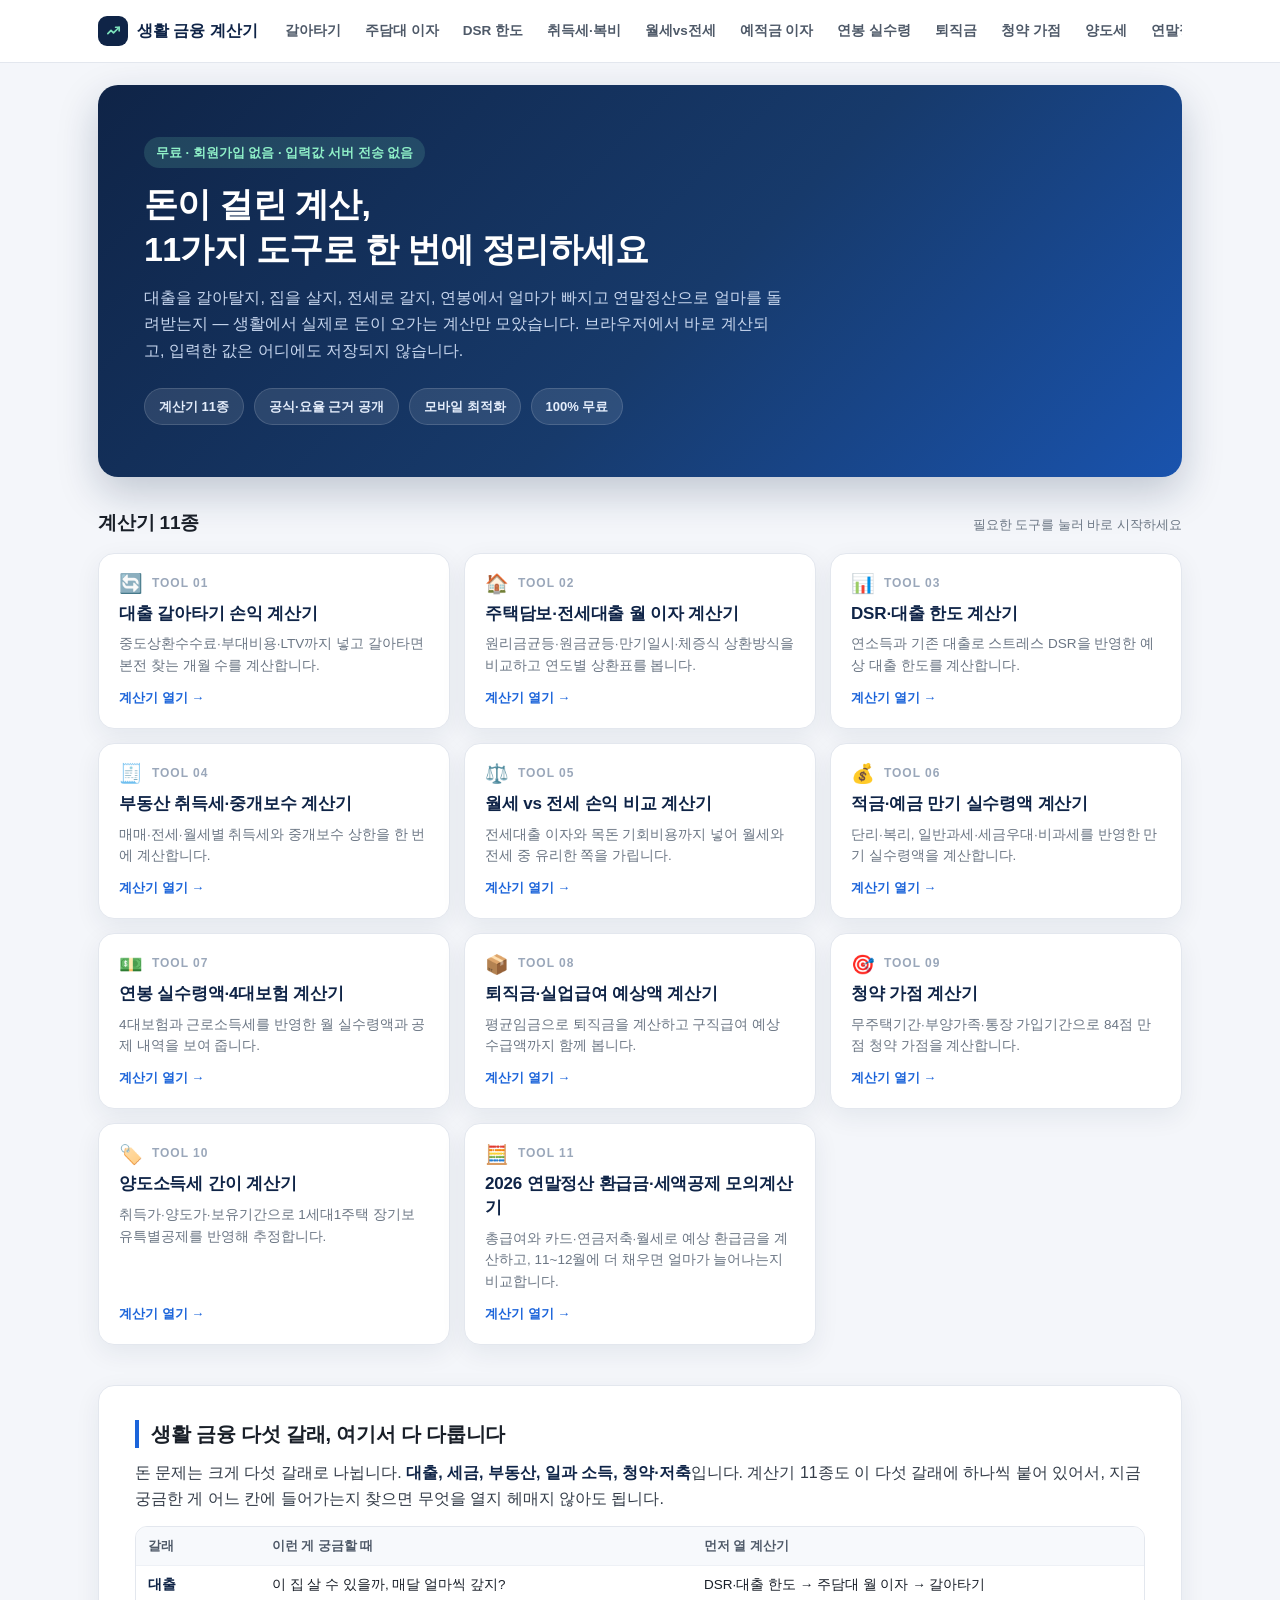
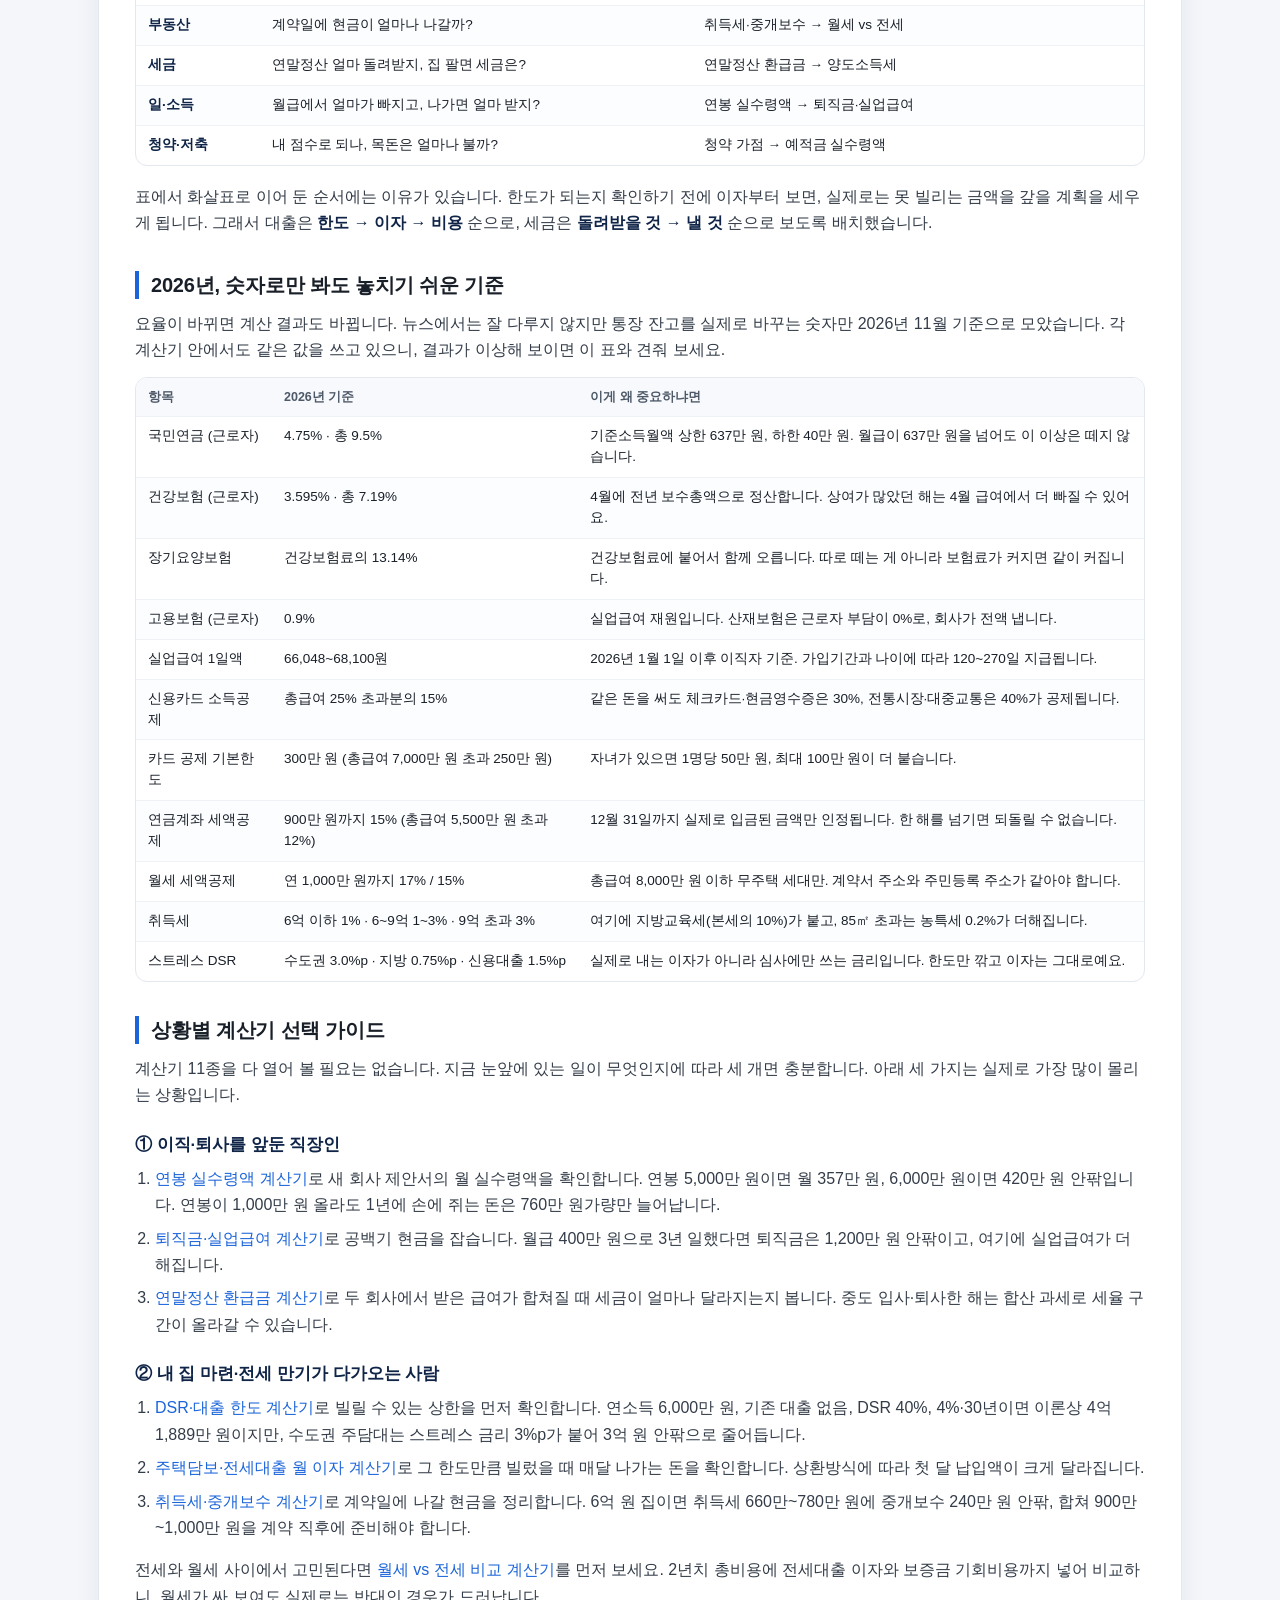
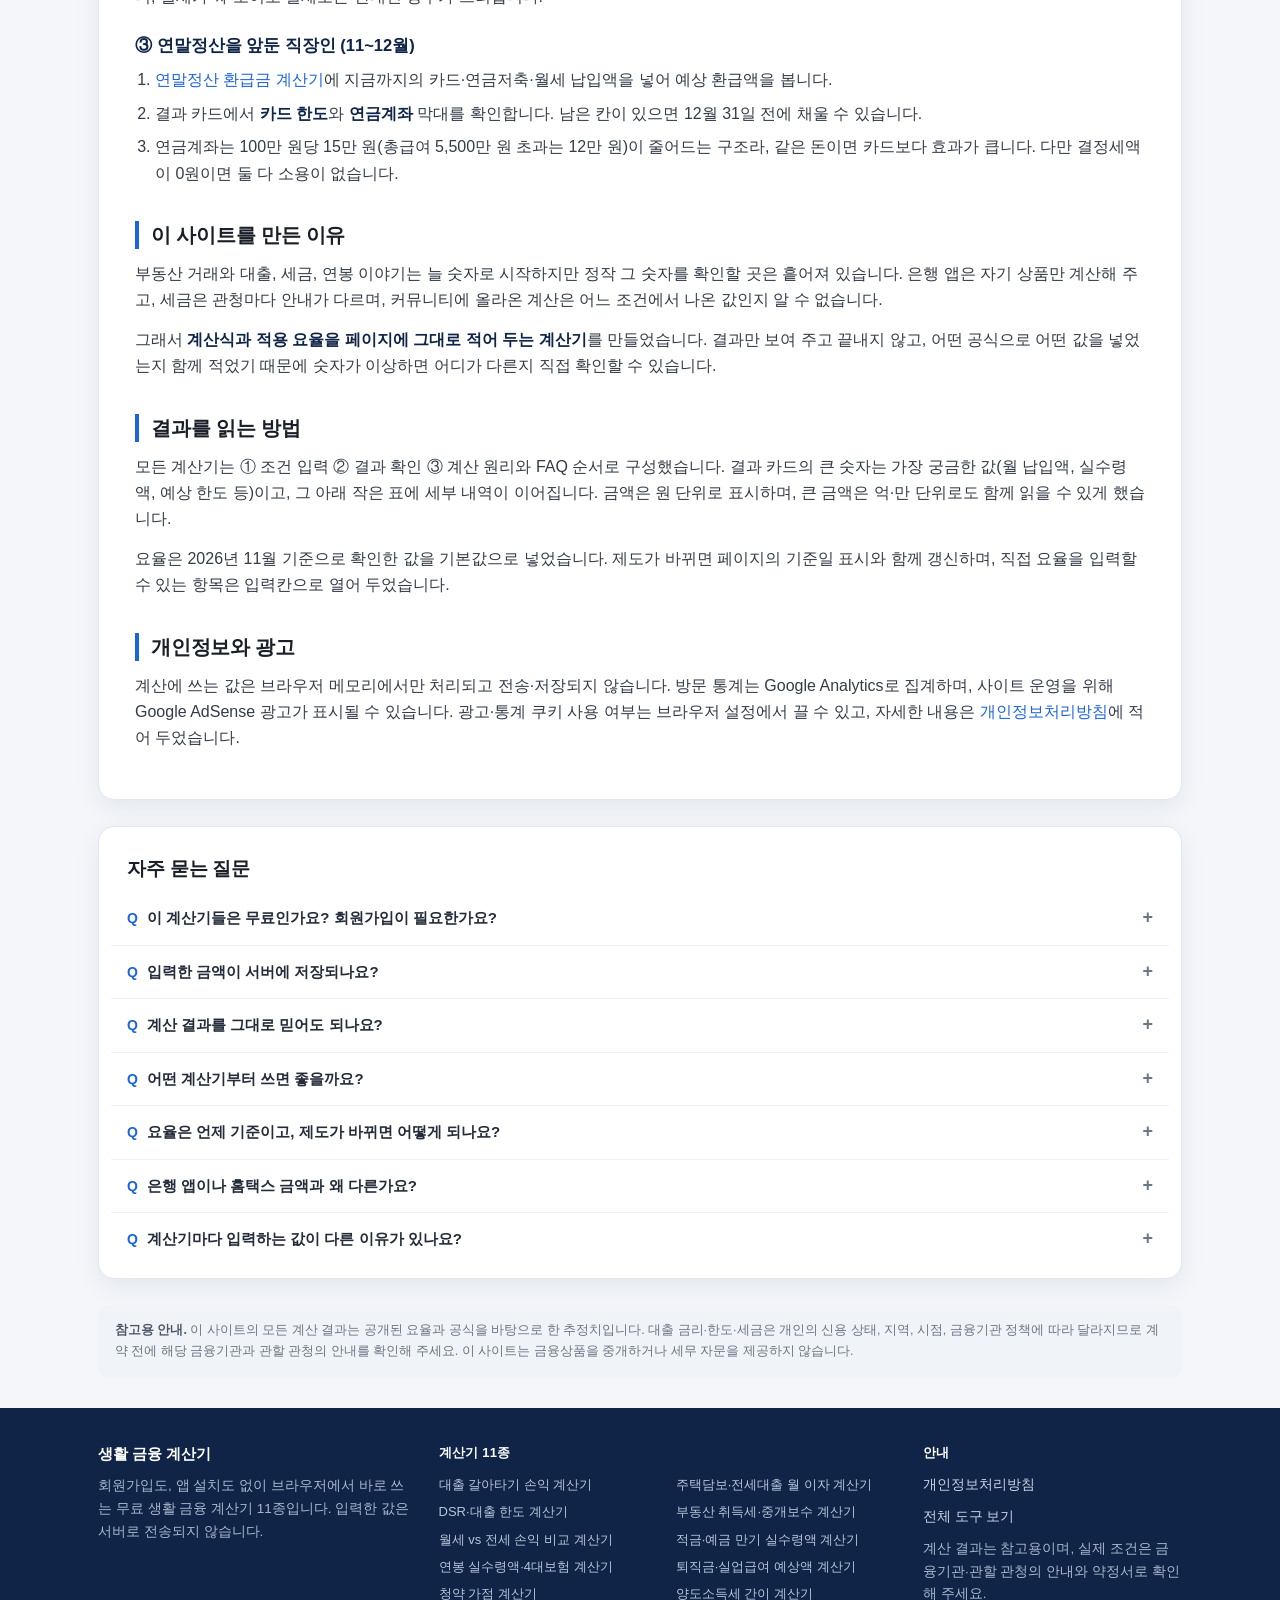
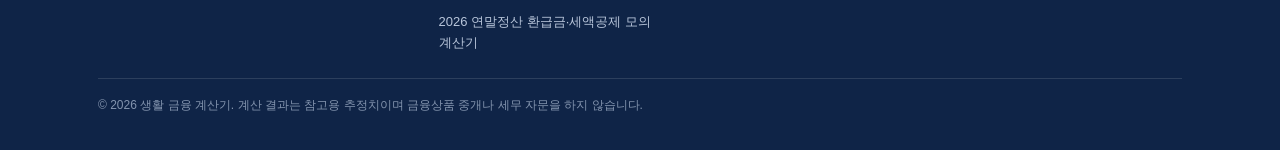
<file: index.html>
<!DOCTYPE html>
<html lang="ko">
<head>
<meta charset="utf-8">
<meta name="viewport" content="width=device-width, initial-scale=1">
<title>생활 금융 계산기 11종 | 대출·세금·연말정산·연봉·청약 무료 계산</title>
<meta name="description" content="주담대 이자, DSR 한도, 취득세·복비, 월세 vs 전세, 예적금 실수령액, 연봉 실수령액, 퇴직금·실업급여, 청약 가점, 양도소득세, 연말정산 환급금까지 — 회원가입 없이 바로 쓰는 무료 생활 금융 계산기 11종 모음입니다.">
<meta name="keywords" content="금융 계산기, 대출 이자 계산기, DSR 계산기, 취득세 계산기, 중개보수 계산기, 월세 전세 비교, 적금 이자 계산기, 연봉 실수령액, 퇴직금 계산기, 실업급여 계산기, 청약 가점 계산기, 양도소득세 계산기, 연말정산 환급금 계산기, 2026 연말정산">
<meta name="robots" content="index, follow, max-image-preview:large">
<meta name="author" content="생활 금융 계산기">
<meta name="theme-color" content="#0f2447">
<meta name="naver-site-verification" content="0c094f9c82a10c5fcd5292b5a2744684c0ecfee2">
<meta name="google-site-verification" content="ROz-ZBABKqWs14o1I1dBc0h49IidcUGDRy0BjunFj2M">
<link rel="canonical" href="https://dscookie-0422.github.io/">

<meta property="og:type" content="website">
<meta property="og:site_name" content="생활 금융 계산기">
<meta property="og:title" content="생활 금융 계산기 11종 | 대출·세금·연말정산·연봉·청약 무료 계산">
<meta property="og:description" content="주담대 이자, DSR 한도, 취득세·복비, 월세 vs 전세, 예적금 실수령액, 연봉 실수령액, 퇴직금·실업급여, 청약 가점, 양도소득세, 연말정산 환급금까지 — 회원가입 없이 바로 쓰는 무료 생활 금융 계산기 11종 모음입니다.">
<meta property="og:url" content="https://dscookie-0422.github.io/">
<meta property="og:image" content="https://dscookie-0422.github.io/web-ad/og-image.png">
<meta property="og:locale" content="ko_KR">
<meta name="twitter:card" content="summary_large_image">
<meta name="twitter:title" content="생활 금융 계산기 11종 | 대출·세금·연말정산·연봉·청약 무료 계산">
<meta name="twitter:description" content="주담대 이자, DSR 한도, 취득세·복비, 월세 vs 전세, 예적금 실수령액, 연봉 실수령액, 퇴직금·실업급여, 청약 가점, 양도소득세, 연말정산 환급금까지 — 회원가입 없이 바로 쓰는 무료 생활 금융 계산기 11종 모음입니다.">
<meta name="twitter:image" content="https://dscookie-0422.github.io/web-ad/og-image.png">

<link rel="icon" href="data:image/svg+xml,%3Csvg xmlns='http://www.w3.org/2000/svg' viewBox='0 0 64 64'%3E%3Crect width='64' height='64' rx='14' fill='%230f2447'/%3E%3Cpath d='M18 40l10-10 6 6 12-14' stroke='%237ce0bb' stroke-width='5' fill='none' stroke-linecap='round' stroke-linejoin='round'/%3E%3C/svg%3E">
<link rel="stylesheet" href="assets/site.css">
<script async src="https://pagead2.googlesyndication.com/pagead/js/adsbygoogle.js?client=ca-pub-6285965398350241" crossorigin="anonymous"></script>
<!-- Google tag (gtag.js) -->
<script async src="https://www.googletagmanager.com/gtag/js?id=G-T4MEBSL2R8"></script>
<script>
  window.dataLayer = window.dataLayer || [];
  function gtag(){dataLayer.push(arguments);}
  gtag('js', new Date());
  gtag('config', 'G-T4MEBSL2R8');
</script>
<script type="application/ld+json">
{
  "@context": "https://schema.org",
  "@type": "WebApplication",
  "name": "생활 금융 계산기 11종",
  "url": "https://dscookie-0422.github.io/",
  "description": "주담대 이자, DSR 한도, 취득세·복비, 월세 vs 전세, 예적금 실수령액, 연봉 실수령액, 퇴직금·실업급여, 청약 가점, 양도소득세, 연말정산 환급금까지 — 회원가입 없이 바로 쓰는 무료 생활 금융 계산기 11종 모음입니다.",
  "applicationCategory": "FinanceApplication",
  "operatingSystem": "Web",
  "inLanguage": "ko-KR",
  "isAccessibleForFree": true,
  "offers": {
    "@type": "Offer",
    "price": "0",
    "priceCurrency": "KRW"
  },
  "publisher": {
    "@type": "Organization",
    "name": "생활 금융 계산기",
    "url": "https://dscookie-0422.github.io/"
  }
}
</script>
<script type="application/ld+json">
{
  "@context": "https://schema.org",
  "@type": "FAQPage",
  "mainEntity": [
    {
      "@type": "Question",
      "name": "이 계산기들은 무료인가요? 회원가입이 필요한가요?",
      "acceptedAnswer": {
        "@type": "Answer",
        "text": "11종 모두 무료이고 회원가입이나 앱 설치가 필요 없습니다. 브라우저 주소만 열면 바로 계산할 수 있고, 계산 횟수 제한도 없습니다."
      }
    },
    {
      "@type": "Question",
      "name": "입력한 금액이 서버에 저장되나요?",
      "acceptedAnswer": {
        "@type": "Answer",
        "text": "아니요. 모든 계산은 이용자의 브라우저 안에서 자바스크립트로만 처리됩니다. 대출 금액, 연봉, 매매가 같은 입력값은 서버로 전송되지 않고 어디에도 저장되지 않으며, 창을 닫으면 사라집니다."
      }
    },
    {
      "@type": "Question",
      "name": "계산 결과를 그대로 믿어도 되나요?",
      "acceptedAnswer": {
        "@type": "Answer",
        "text": "계산 결과는 공개된 요율과 공식을 기준으로 한 참고용 추정치입니다. 실제 대출 금리·한도는 금융기관 심사에 따라, 세금은 관할 관청의 고지에 따라 달라질 수 있으니 계약 전에 해당 기관의 안내와 약정서를 확인해 주세요."
      }
    },
    {
      "@type": "Question",
      "name": "어떤 계산기부터 쓰면 좋을까요?",
      "acceptedAnswer": {
        "@type": "Answer",
        "text": "집을 사거나 옮길 계획이면 대출 갈아타기 → 주담대 이자 → DSR 한도 → 취득세·복비 순서로 보면 전체 비용이 한 번에 정리됩니다. 전세와 월세를 저울질할 때는 월세 vs 전세 비교를, 소득·퇴직·청약이 궁금할 때는 연봉 실수령·퇴직금·청약 가점 계산기를 쓰면 됩니다."
      }
    },
    {
      "@type": "Question",
      "name": "요율은 언제 기준이고, 제도가 바뀌면 어떻게 되나요?",
      "acceptedAnswer": {
        "@type": "Answer",
        "text": "세금·4대보험·대출 규제 요율은 2026년 11월 기준으로 확인한 값을 기본값으로 넣었습니다. 요율이 바뀌면 계산에 쓰는 상수와 본문의 기준일을 함께 갱신합니다. 다만 국민연금 요율처럼 매년 1월에 바뀌는 값과 스트레스 금리처럼 금융위원회 지도로 수시로 조정되는 값은 시점 차이가 생길 수 있으니, 계산 결과는 그 시점의 금융기관·관할 관청 안내와 견줘 보세요."
      }
    },
    {
      "@type": "Question",
      "name": "은행 앱이나 홈택스 금액과 왜 다른가요?",
      "acceptedAnswer": {
        "@type": "Answer",
        "text": "계산기는 공개된 공식과 요율만 넣은 표준 계산이고, 실제 기관은 더 많은 조건을 봅니다. 대출은 신용점수·기존 대출의 실행 시점·인정소득·LTV가, 세금은 회사가 신고한 부양가족·의료비·교육비 내역이, 4대보험은 회사의 보수총액 신고가 결과를 바꿉니다. 그래서 이 사이트의 숫자는 '얼마 정도인지 가늠하는 기준선'으로 쓰고, 실제 계약·신고 금액은 해당 기관의 고지와 영수증으로 확인하는 게 정확합니다."
      }
    },
    {
      "@type": "Question",
      "name": "계산기마다 입력하는 값이 다른 이유가 있나요?",
      "acceptedAnswer": {
        "@type": "Answer",
        "text": "항목마다 기관이 쓰는 기준이 다르기 때문입니다. 대출 계산기는 연소득과 기존 대출 잔액·금리를, 연말정산 계산기는 연봉이 아니라 비과세를 뺀 총급여를, 청약 가점 계산기는 무주택기간과 통장 가입기간을 받습니다. 화면의 안내 문구가 '어느 서류의 어느 칸을 보라'는 뜻이니, 원천징수영수증이나 급여명세서를 옆에 두고 넣으면 결과가 훨씬 정확해집니다."
      }
    }
  ]
}
</script>
</head>
<body>
<header class="site-header">
  <div class="wrap header-inner">
    <a class="brand" href="index.html" aria-label="생활 금융 계산기 홈">
      <span class="brand-mark" aria-hidden="true">
        <svg viewBox="0 0 24 24" width="17" height="17" fill="none" stroke="currentColor" stroke-width="2.4" stroke-linecap="round" stroke-linejoin="round"><path d="M4 15l4.5-4.5 3.5 3.5L20 6"/><path d="M20 11V6h-5"/></svg>
      </span>
      <span>생활 금융 계산기</span>
    </a>
    <nav class="tool-nav" aria-label="무료 계산기 11종">
      <a href="https://dscookie-0422.github.io/web-ad/">갈아타기</a>
      <a href="tools/loan-interest.html">주담대 이자</a>
      <a href="tools/dsr-calculator.html">DSR 한도</a>
      <a href="tools/property-tax-fee.html">취득세·복비</a>
      <a href="tools/rent-vs-jeonse.html">월세vs전세</a>
      <a href="tools/savings-calculator.html">예적금 이자</a>
      <a href="tools/salary-calculator.html">연봉 실수령</a>
      <a href="tools/severance-calculator.html">퇴직금</a>
      <a href="tools/subscription-score.html">청약 가점</a>
      <a href="tools/capital-gains-tax.html">양도세</a>
      <a href="tools/year-end-tax-calculator.html">연말정산</a>
    </nav>
  </div>
</header>
<main>
  <div class="wrap">
    <section class="hero">
      <span class="kicker">무료 · 회원가입 없음 · 입력값 서버 전송 없음</span>
      <h1>돈이 걸린 계산,<br>11가지 도구로 한 번에 정리하세요</h1>
      <p>대출을 갈아탈지, 집을 살지, 전세로 갈지, 연봉에서 얼마가 빠지고 연말정산으로 얼마를 돌려받는지 — 생활에서 실제로 돈이 오가는 계산만 모았습니다. 브라우저에서 바로 계산되고, 입력한 값은 어디에도 저장되지 않습니다.</p>
      <div class="stats"><span>계산기 11종</span><span>공식·요율 근거 공개</span><span>모바일 최적화</span><span>100% 무료</span></div>
    </section>

    <div class="section-title">
      <h2>계산기 11종</h2>
      <span>필요한 도구를 눌러 바로 시작하세요</span>
    </div>
    <section class="tool-cards">
      <a class="tool-card" href="https://dscookie-0422.github.io/web-ad/">
  <div class="tc-top"><span class="tc-ico" aria-hidden="true">🔄</span><span class="tc-num">TOOL 01</span></div>
  <h2>대출 갈아타기 손익 계산기</h2>
  <p>중도상환수수료·부대비용·LTV까지 넣고 갈아타면 본전 찾는 개월 수를 계산합니다.</p>
  <span class="tc-go">계산기 열기 →</span>
</a><a class="tool-card" href="tools/loan-interest.html">
  <div class="tc-top"><span class="tc-ico" aria-hidden="true">🏠</span><span class="tc-num">TOOL 02</span></div>
  <h2>주택담보·전세대출 월 이자 계산기</h2>
  <p>원리금균등·원금균등·만기일시·체증식 상환방식을 비교하고 연도별 상환표를 봅니다.</p>
  <span class="tc-go">계산기 열기 →</span>
</a><a class="tool-card" href="tools/dsr-calculator.html">
  <div class="tc-top"><span class="tc-ico" aria-hidden="true">📊</span><span class="tc-num">TOOL 03</span></div>
  <h2>DSR·대출 한도 계산기</h2>
  <p>연소득과 기존 대출로 스트레스 DSR을 반영한 예상 대출 한도를 계산합니다.</p>
  <span class="tc-go">계산기 열기 →</span>
</a><a class="tool-card" href="tools/property-tax-fee.html">
  <div class="tc-top"><span class="tc-ico" aria-hidden="true">🧾</span><span class="tc-num">TOOL 04</span></div>
  <h2>부동산 취득세·중개보수 계산기</h2>
  <p>매매·전세·월세별 취득세와 중개보수 상한을 한 번에 계산합니다.</p>
  <span class="tc-go">계산기 열기 →</span>
</a><a class="tool-card" href="tools/rent-vs-jeonse.html">
  <div class="tc-top"><span class="tc-ico" aria-hidden="true">⚖️</span><span class="tc-num">TOOL 05</span></div>
  <h2>월세 vs 전세 손익 비교 계산기</h2>
  <p>전세대출 이자와 목돈 기회비용까지 넣어 월세와 전세 중 유리한 쪽을 가립니다.</p>
  <span class="tc-go">계산기 열기 →</span>
</a><a class="tool-card" href="tools/savings-calculator.html">
  <div class="tc-top"><span class="tc-ico" aria-hidden="true">💰</span><span class="tc-num">TOOL 06</span></div>
  <h2>적금·예금 만기 실수령액 계산기</h2>
  <p>단리·복리, 일반과세·세금우대·비과세를 반영한 만기 실수령액을 계산합니다.</p>
  <span class="tc-go">계산기 열기 →</span>
</a><a class="tool-card" href="tools/salary-calculator.html">
  <div class="tc-top"><span class="tc-ico" aria-hidden="true">💵</span><span class="tc-num">TOOL 07</span></div>
  <h2>연봉 실수령액·4대보험 계산기</h2>
  <p>4대보험과 근로소득세를 반영한 월 실수령액과 공제 내역을 보여 줍니다.</p>
  <span class="tc-go">계산기 열기 →</span>
</a><a class="tool-card" href="tools/severance-calculator.html">
  <div class="tc-top"><span class="tc-ico" aria-hidden="true">📦</span><span class="tc-num">TOOL 08</span></div>
  <h2>퇴직금·실업급여 예상액 계산기</h2>
  <p>평균임금으로 퇴직금을 계산하고 구직급여 예상 수급액까지 함께 봅니다.</p>
  <span class="tc-go">계산기 열기 →</span>
</a><a class="tool-card" href="tools/subscription-score.html">
  <div class="tc-top"><span class="tc-ico" aria-hidden="true">🎯</span><span class="tc-num">TOOL 09</span></div>
  <h2>청약 가점 계산기</h2>
  <p>무주택기간·부양가족·통장 가입기간으로 84점 만점 청약 가점을 계산합니다.</p>
  <span class="tc-go">계산기 열기 →</span>
</a><a class="tool-card" href="tools/capital-gains-tax.html">
  <div class="tc-top"><span class="tc-ico" aria-hidden="true">🏷️</span><span class="tc-num">TOOL 10</span></div>
  <h2>양도소득세 간이 계산기</h2>
  <p>취득가·양도가·보유기간으로 1세대1주택 장기보유특별공제를 반영해 추정합니다.</p>
  <span class="tc-go">계산기 열기 →</span>
</a><a class="tool-card" href="tools/year-end-tax-calculator.html">
  <div class="tc-top"><span class="tc-ico" aria-hidden="true">🧮</span><span class="tc-num">TOOL 11</span></div>
  <h2>2026 연말정산 환급금·세액공제 모의계산기</h2>
  <p>총급여와 카드·연금저축·월세로 예상 환급금을 계산하고, 11~12월에 더 채우면 얼마가 늘어나는지 비교합니다.</p>
  <span class="tc-go">계산기 열기 →</span>
</a>
    </section>

    <section class="content">
      <h2>생활 금융 다섯 갈래, 여기서 다 다룹니다</h2>
      <p>돈 문제는 크게 다섯 갈래로 나뉩니다. <strong>대출, 세금, 부동산, 일과 소득, 청약·저축</strong>입니다. 계산기 11종도 이 다섯 갈래에 하나씩 붙어 있어서, 지금 궁금한 게 어느 칸에 들어가는지 찾으면 무엇을 열지 헤매지 않아도 됩니다.</p>
      <div class="tbl-wrap">
        <table class="tbl txt">
          <thead><tr><th>갈래</th><th>이런 게 궁금할 때</th><th>먼저 열 계산기</th></tr></thead>
          <tbody>
            <tr><td><strong>대출</strong></td><td>이 집 살 수 있을까, 매달 얼마씩 갚지?</td><td>DSR·대출 한도 → 주담대 월 이자 → 갈아타기</td></tr>
            <tr><td><strong>부동산</strong></td><td>계약일에 현금이 얼마나 나갈까?</td><td>취득세·중개보수 → 월세 vs 전세</td></tr>
            <tr><td><strong>세금</strong></td><td>연말정산 얼마 돌려받지, 집 팔면 세금은?</td><td>연말정산 환급금 → 양도소득세</td></tr>
            <tr><td><strong>일·소득</strong></td><td>월급에서 얼마가 빠지고, 나가면 얼마 받지?</td><td>연봉 실수령액 → 퇴직금·실업급여</td></tr>
            <tr><td><strong>청약·저축</strong></td><td>내 점수로 되나, 목돈은 얼마나 불까?</td><td>청약 가점 → 예적금 실수령액</td></tr>
          </tbody>
        </table>
      </div>
      <p>표에서 화살표로 이어 둔 순서에는 이유가 있습니다. 한도가 되는지 확인하기 전에 이자부터 보면, 실제로는 못 빌리는 금액을 갚을 계획을 세우게 됩니다. 그래서 대출은 <strong>한도 → 이자 → 비용</strong> 순으로, 세금은 <strong>돌려받을 것 → 낼 것</strong> 순으로 보도록 배치했습니다.</p>

      <h2>2026년, 숫자로만 봐도 놓치기 쉬운 기준</h2>
      <p>요율이 바뀌면 계산 결과도 바뀝니다. 뉴스에서는 잘 다루지 않지만 통장 잔고를 실제로 바꾸는 숫자만 2026년 11월 기준으로 모았습니다. 각 계산기 안에서도 같은 값을 쓰고 있으니, 결과가 이상해 보이면 이 표와 견줘 보세요.</p>
      <div class="tbl-wrap">
        <table class="tbl txt">
          <thead><tr><th>항목</th><th>2026년 기준</th><th>이게 왜 중요하냐면</th></tr></thead>
          <tbody>
            <tr><td>국민연금 (근로자)</td><td>4.75% · 총 9.5%</td><td>기준소득월액 상한 637만 원, 하한 40만 원. 월급이 637만 원을 넘어도 이 이상은 떼지 않습니다.</td></tr>
            <tr><td>건강보험 (근로자)</td><td>3.595% · 총 7.19%</td><td>4월에 전년 보수총액으로 정산합니다. 상여가 많았던 해는 4월 급여에서 더 빠질 수 있어요.</td></tr>
            <tr><td>장기요양보험</td><td>건강보험료의 13.14%</td><td>건강보험료에 붙어서 함께 오릅니다. 따로 떼는 게 아니라 보험료가 커지면 같이 커집니다.</td></tr>
            <tr><td>고용보험 (근로자)</td><td>0.9%</td><td>실업급여 재원입니다. 산재보험은 근로자 부담이 0%로, 회사가 전액 냅니다.</td></tr>
            <tr><td>실업급여 1일액</td><td>66,048~68,100원</td><td>2026년 1월 1일 이후 이직자 기준. 가입기간과 나이에 따라 120~270일 지급됩니다.</td></tr>
            <tr><td>신용카드 소득공제</td><td>총급여 25% 초과분의 15%</td><td>같은 돈을 써도 체크카드·현금영수증은 30%, 전통시장·대중교통은 40%가 공제됩니다.</td></tr>
            <tr><td>카드 공제 기본한도</td><td>300만 원 (총급여 7,000만 원 초과 250만 원)</td><td>자녀가 있으면 1명당 50만 원, 최대 100만 원이 더 붙습니다.</td></tr>
            <tr><td>연금계좌 세액공제</td><td>900만 원까지 15% (총급여 5,500만 원 초과 12%)</td><td>12월 31일까지 실제로 입금된 금액만 인정됩니다. 한 해를 넘기면 되돌릴 수 없습니다.</td></tr>
            <tr><td>월세 세액공제</td><td>연 1,000만 원까지 17% / 15%</td><td>총급여 8,000만 원 이하 무주택 세대만. 계약서 주소와 주민등록 주소가 같아야 합니다.</td></tr>
            <tr><td>취득세</td><td>6억 이하 1% · 6~9억 1~3% · 9억 초과 3%</td><td>여기에 지방교육세(본세의 10%)가 붙고, 85㎡ 초과는 농특세 0.2%가 더해집니다.</td></tr>
            <tr><td>스트레스 DSR</td><td>수도권 3.0%p · 지방 0.75%p · 신용대출 1.5%p</td><td>실제로 내는 이자가 아니라 심사에만 쓰는 금리입니다. 한도만 깎고 이자는 그대로예요.</td></tr>
          </tbody>
        </table>
      </div>

      <h2>상황별 계산기 선택 가이드</h2>
      <p>계산기 11종을 다 열어 볼 필요는 없습니다. 지금 눈앞에 있는 일이 무엇인지에 따라 세 개면 충분합니다. 아래 세 가지는 실제로 가장 많이 몰리는 상황입니다.</p>

      <h3>① 이직·퇴사를 앞둔 직장인</h3>
      <ol>
        <li><a href="tools/salary-calculator.html">연봉 실수령액 계산기</a>로 새 회사 제안서의 월 실수령액을 확인합니다. 연봉 5,000만 원이면 월 357만 원, 6,000만 원이면 420만 원 안팎입니다. 연봉이 1,000만 원 올라도 1년에 손에 쥐는 돈은 760만 원가량만 늘어납니다.</li>
        <li><a href="tools/severance-calculator.html">퇴직금·실업급여 계산기</a>로 공백기 현금을 잡습니다. 월급 400만 원으로 3년 일했다면 퇴직금은 1,200만 원 안팎이고, 여기에 실업급여가 더해집니다.</li>
        <li><a href="tools/year-end-tax-calculator.html">연말정산 환급금 계산기</a>로 두 회사에서 받은 급여가 합쳐질 때 세금이 얼마나 달라지는지 봅니다. 중도 입사·퇴사한 해는 합산 과세로 세율 구간이 올라갈 수 있습니다.</li>
      </ol>

      <h3>② 내 집 마련·전세 만기가 다가오는 사람</h3>
      <ol>
        <li><a href="tools/dsr-calculator.html">DSR·대출 한도 계산기</a>로 빌릴 수 있는 상한을 먼저 확인합니다. 연소득 6,000만 원, 기존 대출 없음, DSR 40%, 4%·30년이면 이론상 4억 1,889만 원이지만, 수도권 주담대는 스트레스 금리 3%p가 붙어 3억 원 안팎으로 줄어듭니다.</li>
        <li><a href="tools/loan-interest.html">주택담보·전세대출 월 이자 계산기</a>로 그 한도만큼 빌렀을 때 매달 나가는 돈을 확인합니다. 상환방식에 따라 첫 달 납입액이 크게 달라집니다.</li>
        <li><a href="tools/property-tax-fee.html">취득세·중개보수 계산기</a>로 계약일에 나갈 현금을 정리합니다. 6억 원 집이면 취득세 660만~780만 원에 중개보수 240만 원 안팎, 합쳐 900만~1,000만 원을 계약 직후에 준비해야 합니다.</li>
      </ol>
      <p>전세와 월세 사이에서 고민된다면 <a href="tools/rent-vs-jeonse.html">월세 vs 전세 비교 계산기</a>를 먼저 보세요. 2년치 총비용에 전세대출 이자와 보증금 기회비용까지 넣어 비교하니, 월세가 싸 보여도 실제로는 반대인 경우가 드러납니다.</p>

      <h3>③ 연말정산을 앞둔 직장인 (11~12월)</h3>
      <ol>
        <li><a href="tools/year-end-tax-calculator.html">연말정산 환급금 계산기</a>에 지금까지의 카드·연금저축·월세 납입액을 넣어 예상 환급액을 봅니다.</li>
        <li>결과 카드에서 <strong>카드 한도</strong>와 <strong>연금계좌</strong> 막대를 확인합니다. 남은 칸이 있으면 12월 31일 전에 채울 수 있습니다.</li>
        <li>연금계좌는 100만 원당 15만 원(총급여 5,500만 원 초과는 12만 원)이 줄어드는 구조라, 같은 돈이면 카드보다 효과가 큽니다. 다만 결정세액이 0원이면 둘 다 소용이 없습니다.</li>
      </ol>

      <h2>이 사이트를 만든 이유</h2>
      <p>부동산 거래와 대출, 세금, 연봉 이야기는 늘 숫자로 시작하지만 정작 그 숫자를 확인할 곳은 흩어져 있습니다. 은행 앱은 자기 상품만 계산해 주고, 세금은 관청마다 안내가 다르며, 커뮤니티에 올라온 계산은 어느 조건에서 나온 값인지 알 수 없습니다.</p>
      <p>그래서 <strong>계산식과 적용 요율을 페이지에 그대로 적어 두는 계산기</strong>를 만들었습니다. 결과만 보여 주고 끝내지 않고, 어떤 공식으로 어떤 값을 넣었는지 함께 적었기 때문에 숫자가 이상하면 어디가 다른지 직접 확인할 수 있습니다.</p>

      <h2>결과를 읽는 방법</h2>
      <p>모든 계산기는 ① 조건 입력 ② 결과 확인 ③ 계산 원리와 FAQ 순서로 구성했습니다. 결과 카드의 큰 숫자는 가장 궁금한 값(월 납입액, 실수령액, 예상 한도 등)이고, 그 아래 작은 표에 세부 내역이 이어집니다. 금액은 원 단위로 표시하며, 큰 금액은 억·만 단위로도 함께 읽을 수 있게 했습니다.</p>
      <p>요율은 2026년 11월 기준으로 확인한 값을 기본값으로 넣었습니다. 제도가 바뀌면 페이지의 기준일 표시와 함께 갱신하며, 직접 요율을 입력할 수 있는 항목은 입력칸으로 열어 두었습니다.</p>

      <h2>개인정보와 광고</h2>
      <p>계산에 쓰는 값은 브라우저 메모리에서만 처리되고 전송·저장되지 않습니다. 방문 통계는 Google Analytics로 집계하며, 사이트 운영을 위해 Google AdSense 광고가 표시될 수 있습니다. 광고·통계 쿠키 사용 여부는 브라우저 설정에서 끌 수 있고, 자세한 내용은 <a href="privacy.html">개인정보처리방침</a>에 적어 두었습니다.</p>
    </section>

    <section class="faq">
      <h2>자주 묻는 질문</h2>
      <details class="qa">
  <summary>이 계산기들은 무료인가요? 회원가입이 필요한가요?</summary>
  <div class="a"><p>11종 모두 무료이고 회원가입이나 앱 설치가 필요 없습니다. 브라우저 주소만 열면 바로 계산할 수 있고, 계산 횟수 제한도 없습니다.</p></div>
</details>
<details class="qa">
  <summary>입력한 금액이 서버에 저장되나요?</summary>
  <div class="a"><p>아니요. 모든 계산은 이용자의 브라우저 안에서 자바스크립트로만 처리됩니다. 대출 금액, 연봉, 매매가 같은 입력값은 서버로 전송되지 않고 어디에도 저장되지 않으며, 창을 닫으면 사라집니다.</p></div>
</details>
<details class="qa">
  <summary>계산 결과를 그대로 믿어도 되나요?</summary>
  <div class="a"><p>계산 결과는 공개된 요율과 공식을 기준으로 한 참고용 추정치입니다. 실제 대출 금리·한도는 금융기관 심사에 따라, 세금은 관할 관청의 고지에 따라 달라질 수 있으니 계약 전에 해당 기관의 안내와 약정서를 확인해 주세요.</p></div>
</details>
<details class="qa">
  <summary>어떤 계산기부터 쓰면 좋을까요?</summary>
  <div class="a"><p>집을 사거나 옮길 계획이면 대출 갈아타기 → 주담대 이자 → DSR 한도 → 취득세·복비 순서로 보면 전체 비용이 한 번에 정리됩니다. 전세와 월세를 저울질할 때는 월세 vs 전세 비교를, 소득·퇴직·청약이 궁금할 때는 연봉 실수령·퇴직금·청약 가점 계산기를 쓰면 됩니다.</p></div>
</details>
<details class="qa">
  <summary>요율은 언제 기준이고, 제도가 바뀌면 어떻게 되나요?</summary>
  <div class="a"><p>세금·4대보험·대출 규제 요율은 2026년 11월 기준으로 확인한 값을 기본값으로 넣었습니다. 요율이 바뀌면 계산에 쓰는 상수와 본문의 기준일을 함께 갱신합니다. 다만 국민연금 요율처럼 매년 1월에 바뀌는 값과 스트레스 금리처럼 금융위원회 지도로 수시로 조정되는 값은 시점 차이가 생길 수 있으니, 계산 결과는 그 시점의 금융기관·관할 관청 안내와 견줘 보세요.</p></div>
</details>
<details class="qa">
  <summary>은행 앱이나 홈택스 금액과 왜 다른가요?</summary>
  <div class="a"><p>계산기는 공개된 공식과 요율만 넣은 표준 계산이고, 실제 기관은 더 많은 조건을 봅니다. 대출은 신용점수·기존 대출의 실행 시점·인정소득·LTV가, 세금은 회사가 신고한 부양가족·의료비·교육비 내역이, 4대보험은 회사의 보수총액 신고가 결과를 바꿉니다. 그래서 이 사이트의 숫자는 '얼마 정도인지 가늠하는 기준선'으로 쓰고, 실제 계약·신고 금액은 해당 기관의 고지와 영수증으로 확인하는 게 정확합니다.</p></div>
</details>
<details class="qa">
  <summary>계산기마다 입력하는 값이 다른 이유가 있나요?</summary>
  <div class="a"><p>항목마다 기관이 쓰는 기준이 다르기 때문입니다. 대출 계산기는 연소득과 기존 대출 잔액·금리를, 연말정산 계산기는 연봉이 아니라 비과세를 뺀 총급여를, 청약 가점 계산기는 무주택기간과 통장 가입기간을 받습니다. 화면의 안내 문구가 '어느 서류의 어느 칸을 보라'는 뜻이니, 원천징수영수증이나 급여명세서를 옆에 두고 넣으면 결과가 훨씬 정확해집니다.</p></div>
</details>
    </section>

    <p class="disclaimer"><strong>참고용 안내.</strong> 이 사이트의 모든 계산 결과는 공개된 요율과 공식을 바탕으로 한 추정치입니다. 대출 금리·한도·세금은 개인의 신용 상태, 지역, 시점, 금융기관 정책에 따라 달라지므로 계약 전에 해당 금융기관과 관할 관청의 안내를 확인해 주세요. 이 사이트는 금융상품을 중개하거나 세무 자문을 제공하지 않습니다.</p>
  </div>
</main>
<footer class="site-footer">
  <div class="wrap">
    <div class="footer-grid">
      <div>
        <span class="brand-foot">생활 금융 계산기</span>
        <p>회원가입도, 앱 설치도 없이 브라우저에서 바로 쓰는 무료 생활 금융 계산기 11종입니다. 입력한 값은 서버로 전송되지 않습니다.</p>
      </div>
      <div>
        <h2>계산기 11종</h2>
        <div class="footer-links">
        <a href="https://dscookie-0422.github.io/web-ad/">대출 갈아타기 손익 계산기</a>
        <a href="tools/loan-interest.html">주택담보·전세대출 월 이자 계산기</a>
        <a href="tools/dsr-calculator.html">DSR·대출 한도 계산기</a>
        <a href="tools/property-tax-fee.html">부동산 취득세·중개보수 계산기</a>
        <a href="tools/rent-vs-jeonse.html">월세 vs 전세 손익 비교 계산기</a>
        <a href="tools/savings-calculator.html">적금·예금 만기 실수령액 계산기</a>
        <a href="tools/salary-calculator.html">연봉 실수령액·4대보험 계산기</a>
        <a href="tools/severance-calculator.html">퇴직금·실업급여 예상액 계산기</a>
        <a href="tools/subscription-score.html">청약 가점 계산기</a>
        <a href="tools/capital-gains-tax.html">양도소득세 간이 계산기</a>
        <a href="tools/year-end-tax-calculator.html">2026 연말정산 환급금·세액공제 모의계산기</a>
        </div>
      </div>
      <div>
        <h2>안내</h2>
        <p><a href="privacy.html">개인정보처리방침</a></p>
        <p><a href="index.html">전체 도구 보기</a></p>
        <p>계산 결과는 참고용이며, 실제 조건은 금융기관·관할 관청의 안내와 약정서로 확인해 주세요.</p>
      </div>
    </div>
    <p class="copy">© 2026 생활 금융 계산기. 계산 결과는 참고용 추정치이며 금융상품 중개나 세무 자문을 하지 않습니다.</p>
  </div>
</footer>

</body>
</html>
</file>
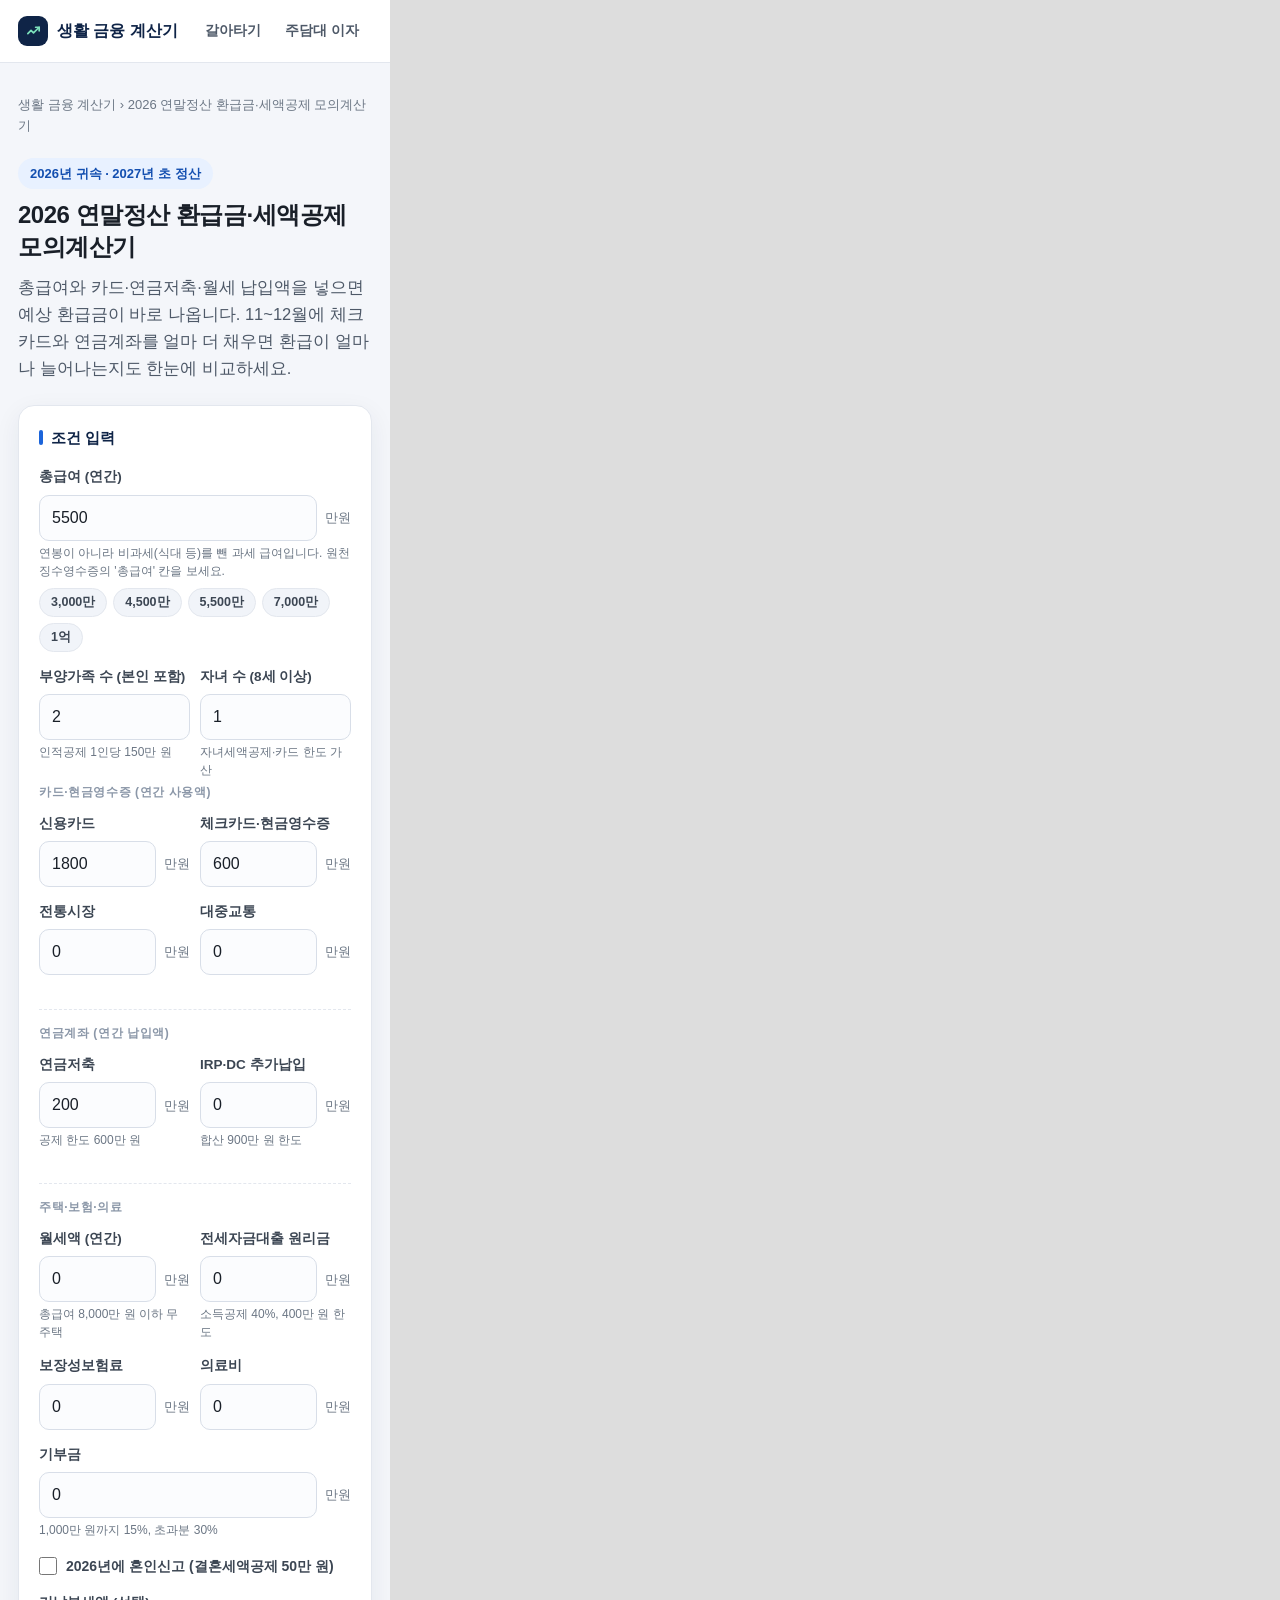
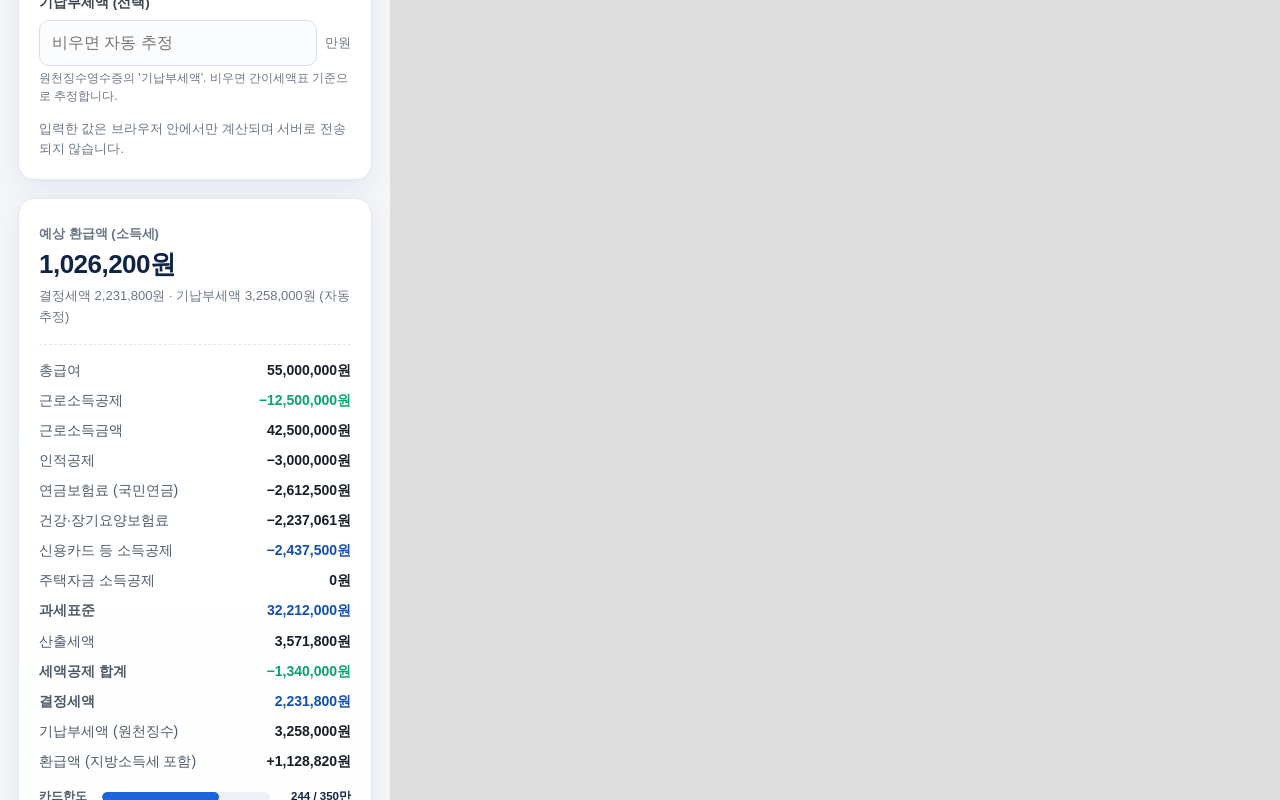
<file: _preview.html>
<!DOCTYPE html>
<html lang="ko"><head><meta charset="utf-8"><title>preview</title>
<style>body{margin:0;background:#ddd;font:12px sans-serif}#a{width:390px;height:2400px;border:0;display:block;background:#fff}</style>
</head><body>
<iframe id="a" src="tools/year-end-tax-calculator.html?preview=1"></iframe>
</body></html>
</file>
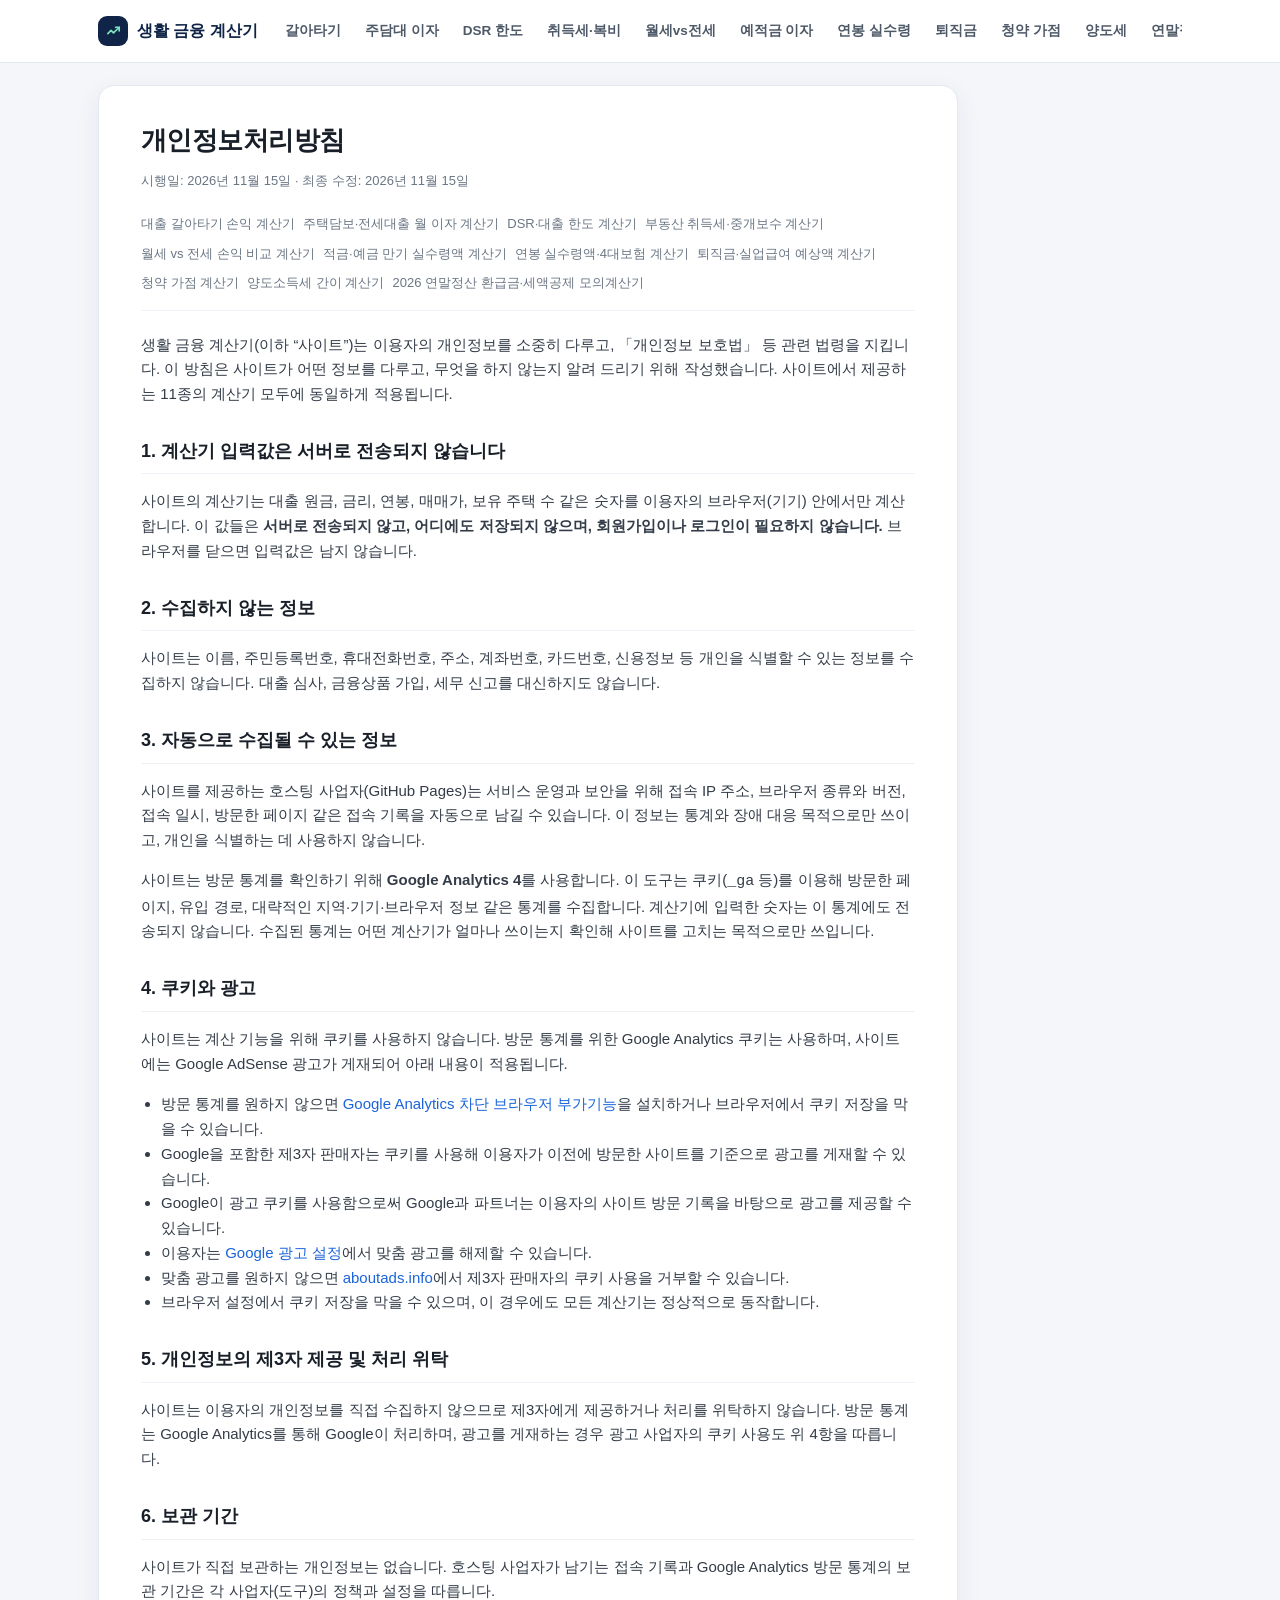
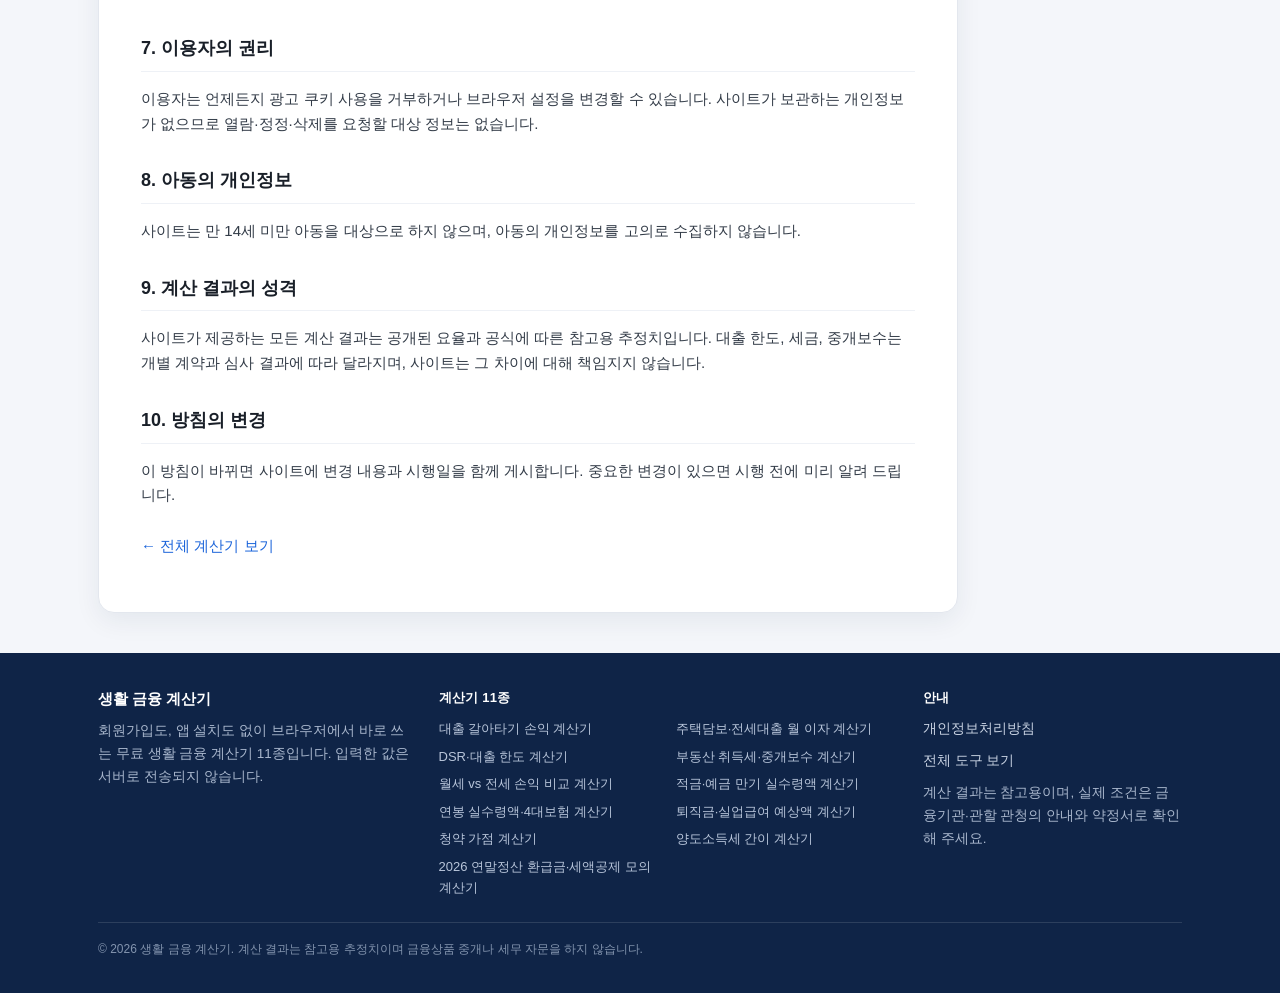
<file: privacy.html>
<!DOCTYPE html>
<html lang="ko">
<head>
<meta charset="utf-8">
<meta name="viewport" content="width=device-width, initial-scale=1">
<title>개인정보처리방침 | 생활 금융 계산기</title>
<meta name="description" content="생활 금융 계산기 11종의 개인정보처리방침입니다. 계산기 입력값은 브라우저에서만 처리되고 서버로 전송되지 않습니다.">
<meta name="keywords" content="개인정보처리방침, 쿠키, 광고, 계산기 개인정보">
<meta name="robots" content="index, follow, max-image-preview:large">
<meta name="author" content="생활 금융 계산기">
<meta name="theme-color" content="#0f2447">
<meta name="naver-site-verification" content="0c094f9c82a10c5fcd5292b5a2744684c0ecfee2">
<meta name="google-site-verification" content="ROz-ZBABKqWs14o1I1dBc0h49IidcUGDRy0BjunFj2M">
<link rel="canonical" href="https://dscookie-0422.github.io/privacy.html">

<meta property="og:type" content="website">
<meta property="og:site_name" content="생활 금융 계산기">
<meta property="og:title" content="개인정보처리방침 | 생활 금융 계산기">
<meta property="og:description" content="생활 금융 계산기 11종의 개인정보처리방침입니다. 계산기 입력값은 브라우저에서만 처리되고 서버로 전송되지 않습니다.">
<meta property="og:url" content="https://dscookie-0422.github.io/privacy.html">
<meta property="og:image" content="https://dscookie-0422.github.io/web-ad/og-image.png">
<meta property="og:locale" content="ko_KR">
<meta name="twitter:card" content="summary_large_image">
<meta name="twitter:title" content="개인정보처리방침 | 생활 금융 계산기">
<meta name="twitter:description" content="생활 금융 계산기 11종의 개인정보처리방침입니다. 계산기 입력값은 브라우저에서만 처리되고 서버로 전송되지 않습니다.">
<meta name="twitter:image" content="https://dscookie-0422.github.io/web-ad/og-image.png">

<link rel="icon" href="data:image/svg+xml,%3Csvg xmlns='http://www.w3.org/2000/svg' viewBox='0 0 64 64'%3E%3Crect width='64' height='64' rx='14' fill='%230f2447'/%3E%3Cpath d='M18 40l10-10 6 6 12-14' stroke='%237ce0bb' stroke-width='5' fill='none' stroke-linecap='round' stroke-linejoin='round'/%3E%3C/svg%3E">
<link rel="stylesheet" href="assets/site.css">
<script async src="https://pagead2.googlesyndication.com/pagead/js/adsbygoogle.js?client=ca-pub-6285965398350241" crossorigin="anonymous"></script>
<!-- Google tag (gtag.js) -->
<script async src="https://www.googletagmanager.com/gtag/js?id=G-T4MEBSL2R8"></script>
<script>
  window.dataLayer = window.dataLayer || [];
  function gtag(){dataLayer.push(arguments);}
  gtag('js', new Date());
  gtag('config', 'G-T4MEBSL2R8');
</script>
<script type="application/ld+json">
{
  "@context": "https://schema.org",
  "@type": "WebApplication",
  "name": "개인정보처리방침",
  "url": "https://dscookie-0422.github.io/privacy.html",
  "description": "생활 금융 계산기 11종의 개인정보처리방침입니다. 계산기 입력값은 브라우저에서만 처리되고 서버로 전송되지 않습니다.",
  "applicationCategory": "FinanceApplication",
  "operatingSystem": "Web",
  "inLanguage": "ko-KR",
  "isAccessibleForFree": true,
  "offers": {
    "@type": "Offer",
    "price": "0",
    "priceCurrency": "KRW"
  },
  "publisher": {
    "@type": "Organization",
    "name": "생활 금융 계산기",
    "url": "https://dscookie-0422.github.io/"
  }
}
</script>
<script type="application/ld+json">
{
  "@context": "https://schema.org",
  "@type": "FAQPage",
  "mainEntity": [
    {
      "@type": "Question",
      "name": "계산기에 입력한 값이 저장되나요?",
      "acceptedAnswer": {
        "@type": "Answer",
        "text": "저장되지 않습니다. 모든 계산은 브라우저 안에서만 이루어지고 서버로 전송되는 값은 없습니다."
      }
    }
  ]
}
</script>
</head>
<body>
<header class="site-header">
  <div class="wrap header-inner">
    <a class="brand" href="index.html" aria-label="생활 금융 계산기 홈">
      <span class="brand-mark" aria-hidden="true">
        <svg viewBox="0 0 24 24" width="17" height="17" fill="none" stroke="currentColor" stroke-width="2.4" stroke-linecap="round" stroke-linejoin="round"><path d="M4 15l4.5-4.5 3.5 3.5L20 6"/><path d="M20 11V6h-5"/></svg>
      </span>
      <span>생활 금융 계산기</span>
    </a>
    <nav class="tool-nav" aria-label="무료 계산기 11종">
      <a href="https://dscookie-0422.github.io/web-ad/">갈아타기</a>
      <a href="tools/loan-interest.html">주담대 이자</a>
      <a href="tools/dsr-calculator.html">DSR 한도</a>
      <a href="tools/property-tax-fee.html">취득세·복비</a>
      <a href="tools/rent-vs-jeonse.html">월세vs전세</a>
      <a href="tools/savings-calculator.html">예적금 이자</a>
      <a href="tools/salary-calculator.html">연봉 실수령</a>
      <a href="tools/severance-calculator.html">퇴직금</a>
      <a href="tools/subscription-score.html">청약 가점</a>
      <a href="tools/capital-gains-tax.html">양도세</a>
      <a href="tools/year-end-tax-calculator.html">연말정산</a>
    </nav>
  </div>
</header>
<main>
  <div class="wrap">
    <div class="doc narrow">
      <h1>개인정보처리방침</h1>
      <p class="meta">시행일: 2026년 11월 15일 · 최종 수정: 2026년 11월 15일</p>

      <nav class="doc-nav">
        <a href="https://dscookie-0422.github.io/web-ad/">대출 갈아타기 손익 계산기</a>
    <a href="tools/loan-interest.html">주택담보·전세대출 월 이자 계산기</a>
    <a href="tools/dsr-calculator.html">DSR·대출 한도 계산기</a>
    <a href="tools/property-tax-fee.html">부동산 취득세·중개보수 계산기</a>
    <a href="tools/rent-vs-jeonse.html">월세 vs 전세 손익 비교 계산기</a>
    <a href="tools/savings-calculator.html">적금·예금 만기 실수령액 계산기</a>
    <a href="tools/salary-calculator.html">연봉 실수령액·4대보험 계산기</a>
    <a href="tools/severance-calculator.html">퇴직금·실업급여 예상액 계산기</a>
    <a href="tools/subscription-score.html">청약 가점 계산기</a>
    <a href="tools/capital-gains-tax.html">양도소득세 간이 계산기</a>
    <a href="tools/year-end-tax-calculator.html">2026 연말정산 환급금·세액공제 모의계산기</a>
      </nav>

      <p>생활 금융 계산기(이하 &ldquo;사이트&rdquo;)는 이용자의 개인정보를 소중히 다루고, 「개인정보 보호법」 등 관련 법령을 지킵니다. 이 방침은 사이트가 어떤 정보를 다루고, 무엇을 하지 않는지 알려 드리기 위해 작성했습니다. 사이트에서 제공하는 11종의 계산기 모두에 동일하게 적용됩니다.</p>

      <h2>1. 계산기 입력값은 서버로 전송되지 않습니다</h2>
      <p>사이트의 계산기는 대출 원금, 금리, 연봉, 매매가, 보유 주택 수 같은 숫자를 이용자의 브라우저(기기) 안에서만 계산합니다. 이 값들은 <strong>서버로 전송되지 않고, 어디에도 저장되지 않으며, 회원가입이나 로그인이 필요하지 않습니다.</strong> 브라우저를 닫으면 입력값은 남지 않습니다.</p>

      <h2>2. 수집하지 않는 정보</h2>
      <p>사이트는 이름, 주민등록번호, 휴대전화번호, 주소, 계좌번호, 카드번호, 신용정보 등 개인을 식별할 수 있는 정보를 수집하지 않습니다. 대출 심사, 금융상품 가입, 세무 신고를 대신하지도 않습니다.</p>

      <h2>3. 자동으로 수집될 수 있는 정보</h2>
      <p>사이트를 제공하는 호스팅 사업자(GitHub Pages)는 서비스 운영과 보안을 위해 접속 IP 주소, 브라우저 종류와 버전, 접속 일시, 방문한 페이지 같은 접속 기록을 자동으로 남길 수 있습니다. 이 정보는 통계와 장애 대응 목적으로만 쓰이고, 개인을 식별하는 데 사용하지 않습니다.</p>
      <p>사이트는 방문 통계를 확인하기 위해 <strong>Google Analytics 4</strong>를 사용합니다. 이 도구는 쿠키(<code>_ga</code> 등)를 이용해 방문한 페이지, 유입 경로, 대략적인 지역·기기·브라우저 정보 같은 통계를 수집합니다. 계산기에 입력한 숫자는 이 통계에도 전송되지 않습니다. 수집된 통계는 어떤 계산기가 얼마나 쓰이는지 확인해 사이트를 고치는 목적으로만 쓰입니다.</p>

      <h2>4. 쿠키와 광고</h2>
      <p>사이트는 계산 기능을 위해 쿠키를 사용하지 않습니다. 방문 통계를 위한 Google Analytics 쿠키는 사용하며, 사이트에는 Google AdSense 광고가 게재되어 아래 내용이 적용됩니다.</p>
      <ul>
        <li>방문 통계를 원하지 않으면 <a href="https://tools.google.com/dlpage/gaoptout" target="_blank" rel="noopener">Google Analytics 차단 브라우저 부가기능</a>을 설치하거나 브라우저에서 쿠키 저장을 막을 수 있습니다.</li>
        <li>Google을 포함한 제3자 판매자는 쿠키를 사용해 이용자가 이전에 방문한 사이트를 기준으로 광고를 게재할 수 있습니다.</li>
        <li>Google이 광고 쿠키를 사용함으로써 Google과 파트너는 이용자의 사이트 방문 기록을 바탕으로 광고를 제공할 수 있습니다.</li>
        <li>이용자는 <a href="https://www.google.com/settings/ads" target="_blank" rel="noopener">Google 광고 설정</a>에서 맞춤 광고를 해제할 수 있습니다.</li>
        <li>맞춤 광고를 원하지 않으면 <a href="https://www.aboutads.info/choices/" target="_blank" rel="noopener">aboutads.info</a>에서 제3자 판매자의 쿠키 사용을 거부할 수 있습니다.</li>
        <li>브라우저 설정에서 쿠키 저장을 막을 수 있으며, 이 경우에도 모든 계산기는 정상적으로 동작합니다.</li>
      </ul>

      <h2>5. 개인정보의 제3자 제공 및 처리 위탁</h2>
      <p>사이트는 이용자의 개인정보를 직접 수집하지 않으므로 제3자에게 제공하거나 처리를 위탁하지 않습니다. 방문 통계는 Google Analytics를 통해 Google이 처리하며, 광고를 게재하는 경우 광고 사업자의 쿠키 사용도 위 4항을 따릅니다.</p>

      <h2>6. 보관 기간</h2>
      <p>사이트가 직접 보관하는 개인정보는 없습니다. 호스팅 사업자가 남기는 접속 기록과 Google Analytics 방문 통계의 보관 기간은 각 사업자(도구)의 정책과 설정을 따릅니다.</p>

      <h2>7. 이용자의 권리</h2>
      <p>이용자는 언제든지 광고 쿠키 사용을 거부하거나 브라우저 설정을 변경할 수 있습니다. 사이트가 보관하는 개인정보가 없으므로 열람·정정·삭제를 요청할 대상 정보는 없습니다.</p>

      <h2>8. 아동의 개인정보</h2>
      <p>사이트는 만 14세 미만 아동을 대상으로 하지 않으며, 아동의 개인정보를 고의로 수집하지 않습니다.</p>

      <h2>9. 계산 결과의 성격</h2>
      <p>사이트가 제공하는 모든 계산 결과는 공개된 요율과 공식에 따른 참고용 추정치입니다. 대출 한도, 세금, 중개보수는 개별 계약과 심사 결과에 따라 달라지며, 사이트는 그 차이에 대해 책임지지 않습니다.</p>

      <h2>10. 방침의 변경</h2>
      <p>이 방침이 바뀌면 사이트에 변경 내용과 시행일을 함께 게시합니다. 중요한 변경이 있으면 시행 전에 미리 알려 드립니다.</p>

      <p style="margin-top:26px"><a href="index.html">&larr; 전체 계산기 보기</a></p>
    </div>
  </div>
</main>
<footer class="site-footer">
  <div class="wrap">
    <div class="footer-grid">
      <div>
        <span class="brand-foot">생활 금융 계산기</span>
        <p>회원가입도, 앱 설치도 없이 브라우저에서 바로 쓰는 무료 생활 금융 계산기 11종입니다. 입력한 값은 서버로 전송되지 않습니다.</p>
      </div>
      <div>
        <h2>계산기 11종</h2>
        <div class="footer-links">
        <a href="https://dscookie-0422.github.io/web-ad/">대출 갈아타기 손익 계산기</a>
        <a href="tools/loan-interest.html">주택담보·전세대출 월 이자 계산기</a>
        <a href="tools/dsr-calculator.html">DSR·대출 한도 계산기</a>
        <a href="tools/property-tax-fee.html">부동산 취득세·중개보수 계산기</a>
        <a href="tools/rent-vs-jeonse.html">월세 vs 전세 손익 비교 계산기</a>
        <a href="tools/savings-calculator.html">적금·예금 만기 실수령액 계산기</a>
        <a href="tools/salary-calculator.html">연봉 실수령액·4대보험 계산기</a>
        <a href="tools/severance-calculator.html">퇴직금·실업급여 예상액 계산기</a>
        <a href="tools/subscription-score.html">청약 가점 계산기</a>
        <a href="tools/capital-gains-tax.html">양도소득세 간이 계산기</a>
        <a href="tools/year-end-tax-calculator.html">2026 연말정산 환급금·세액공제 모의계산기</a>
        </div>
      </div>
      <div>
        <h2>안내</h2>
        <p><a href="privacy.html">개인정보처리방침</a></p>
        <p><a href="index.html">전체 도구 보기</a></p>
        <p>계산 결과는 참고용이며, 실제 조건은 금융기관·관할 관청의 안내와 약정서로 확인해 주세요.</p>
      </div>
    </div>
    <p class="copy">© 2026 생활 금융 계산기. 계산 결과는 참고용 추정치이며 금융상품 중개나 세무 자문을 하지 않습니다.</p>
  </div>
</footer>

</body>
</html>
</file>
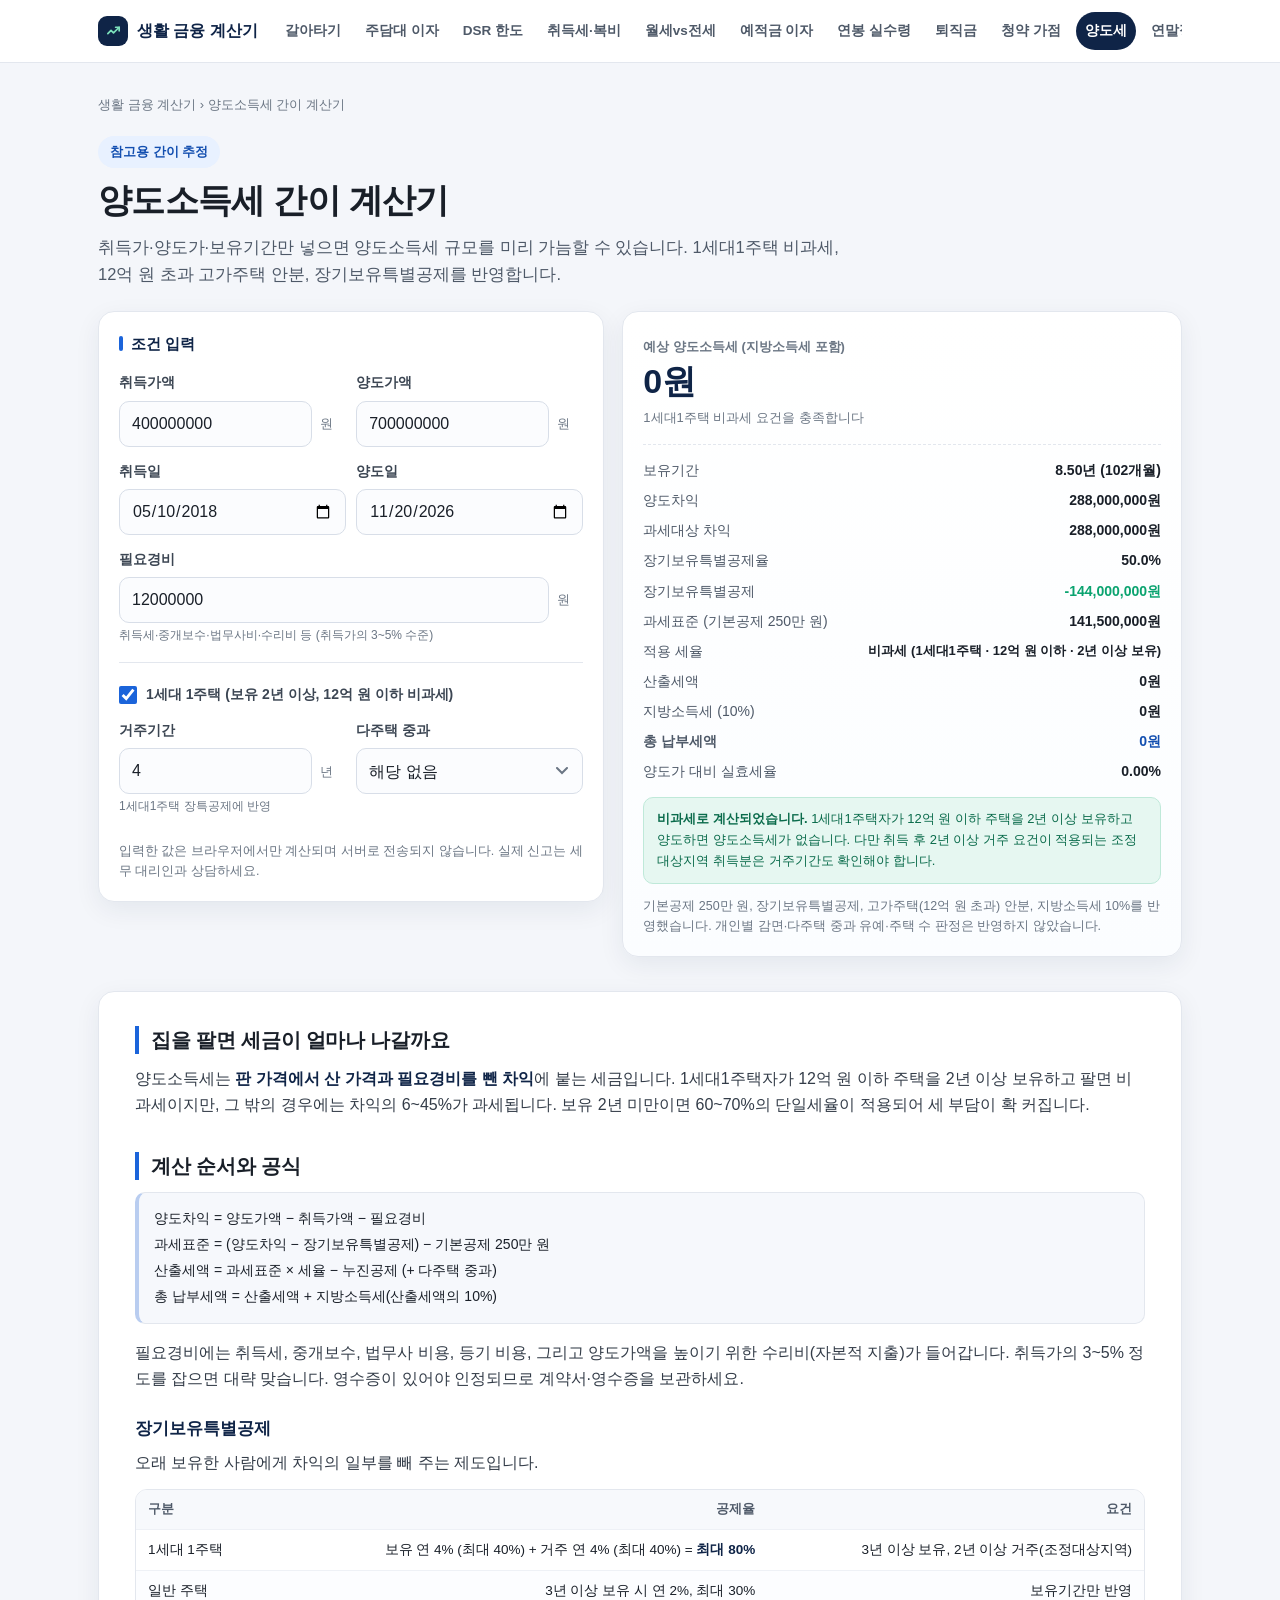
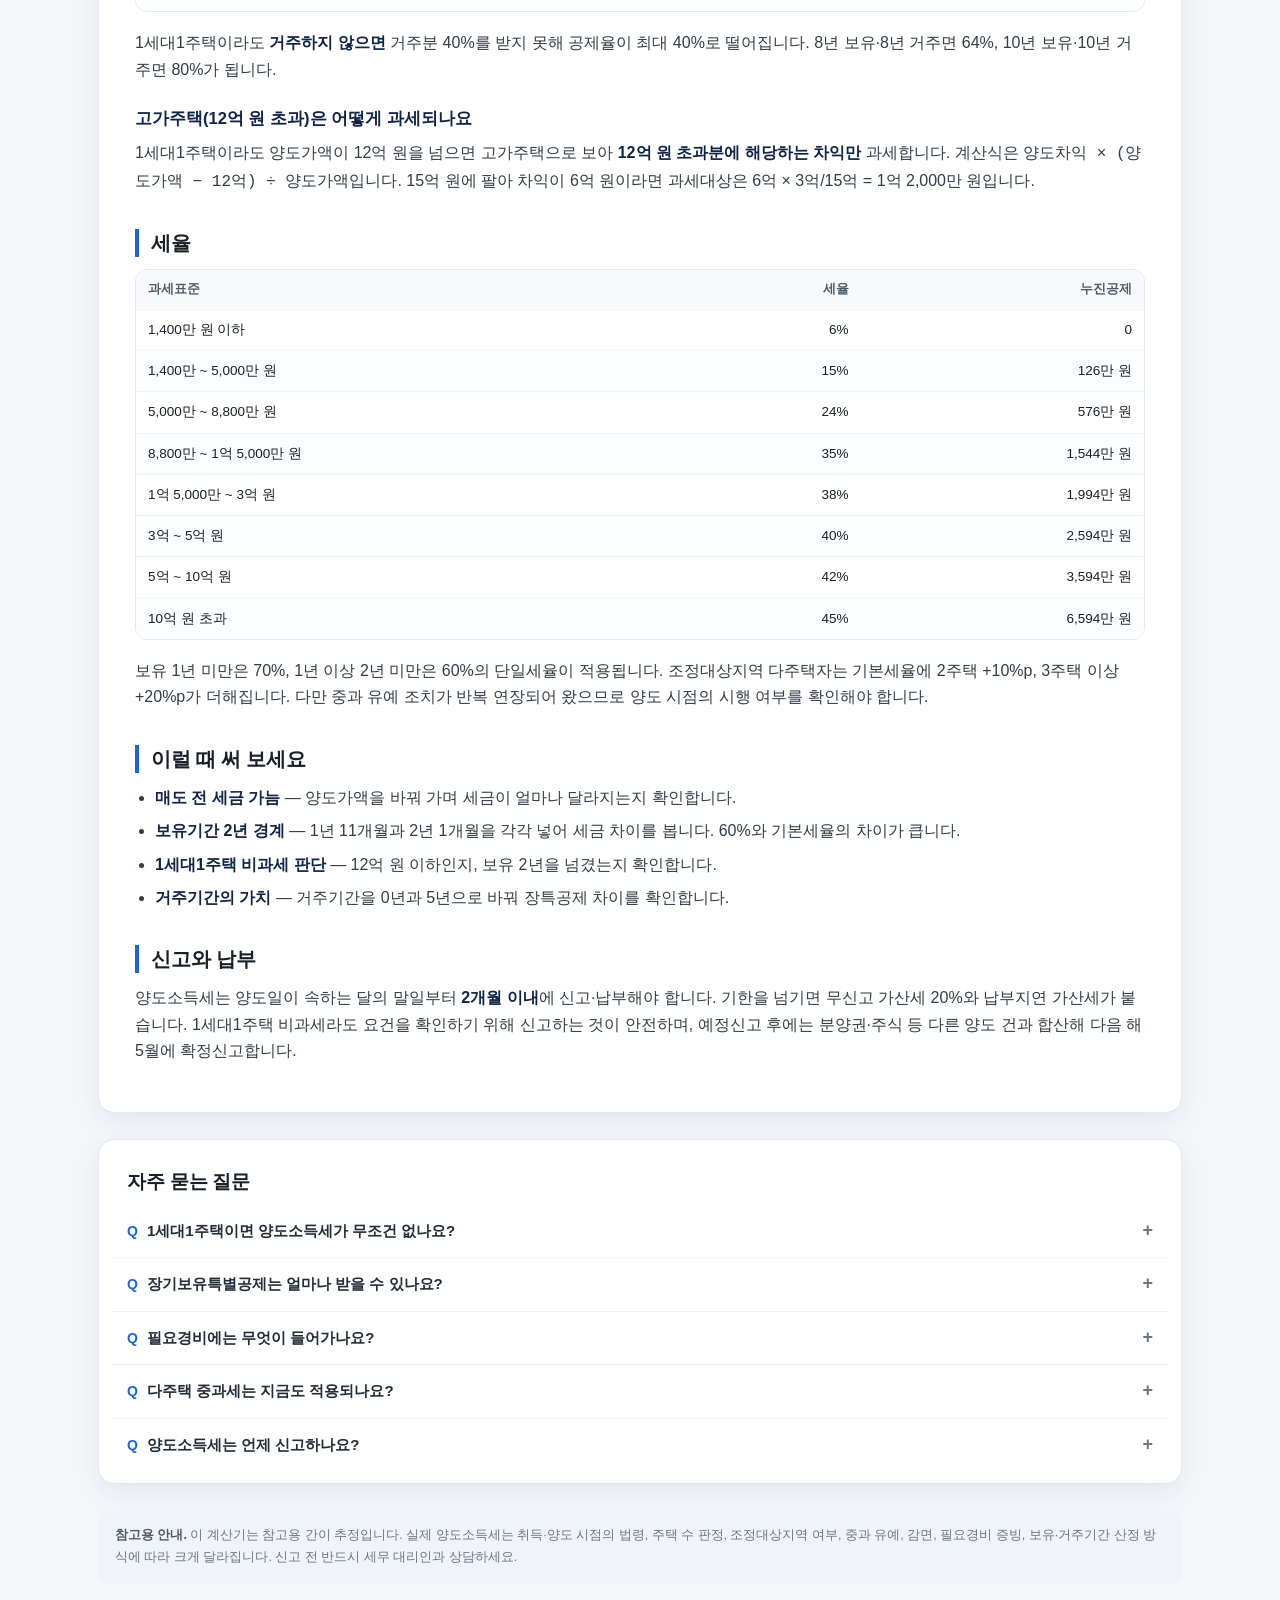
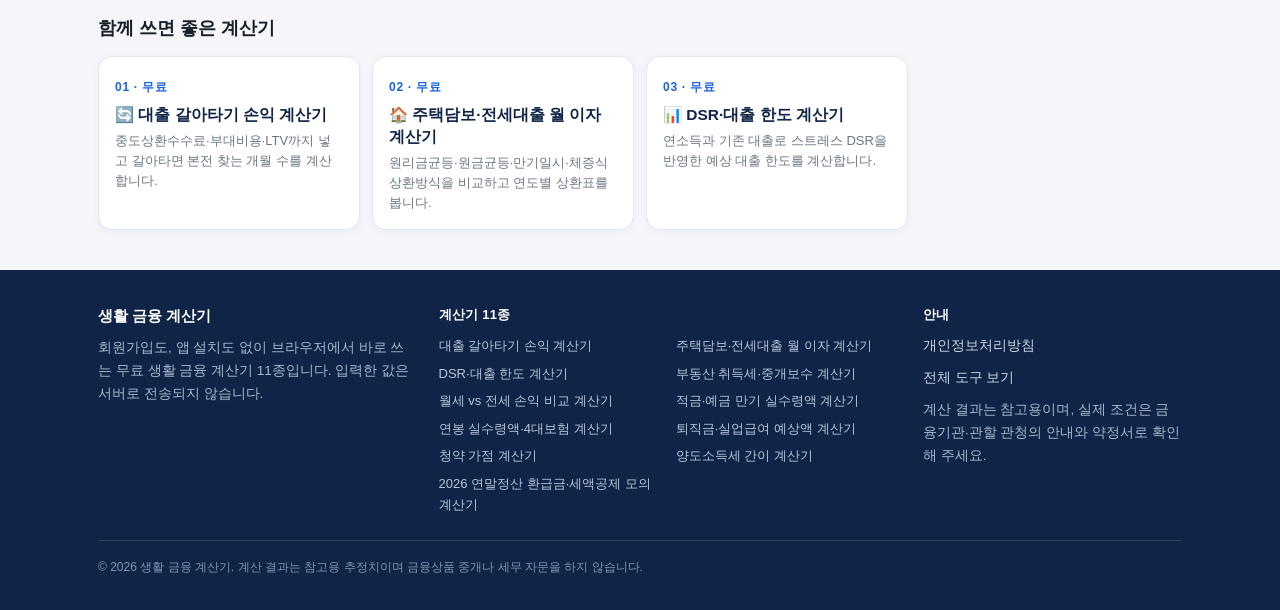
<file: tools/capital-gains-tax.html>
<!DOCTYPE html>
<html lang="ko">
<head>
<meta charset="utf-8">
<meta name="viewport" content="width=device-width, initial-scale=1">
<title>양도소득세 간이 계산기 | 1세대1주택·장기보유특별공제 반영</title>
<meta name="description" content="양도소득세를 간이 추정합니다. 취득가·양도가·보유기간·필요경비로 양도차익을 계산하고 1세대1주택 비과세, 고가주택 안분, 장기보유특별공제(최대 80%), 지방소득세까지 반영합니다.">
<meta name="keywords" content="양도소득세 계산기, 양도세 계산, 1세대1주택 비과세, 장기보유특별공제, 고가주택 12억, 다주택 중과, 양도세율">
<meta name="robots" content="index, follow, max-image-preview:large">
<meta name="author" content="생활 금융 계산기">
<meta name="theme-color" content="#0f2447">
<meta name="naver-site-verification" content="0c094f9c82a10c5fcd5292b5a2744684c0ecfee2">
<meta name="google-site-verification" content="ROz-ZBABKqWs14o1I1dBc0h49IidcUGDRy0BjunFj2M">
<link rel="canonical" href="https://dscookie-0422.github.io/tools/capital-gains-tax.html">

<meta property="og:type" content="website">
<meta property="og:site_name" content="생활 금융 계산기">
<meta property="og:title" content="양도소득세 간이 계산기 | 1세대1주택·장기보유특별공제 반영">
<meta property="og:description" content="양도소득세를 간이 추정합니다. 취득가·양도가·보유기간·필요경비로 양도차익을 계산하고 1세대1주택 비과세, 고가주택 안분, 장기보유특별공제(최대 80%), 지방소득세까지 반영합니다.">
<meta property="og:url" content="https://dscookie-0422.github.io/tools/capital-gains-tax.html">
<meta property="og:image" content="https://dscookie-0422.github.io/web-ad/og-image.png">
<meta property="og:locale" content="ko_KR">
<meta name="twitter:card" content="summary_large_image">
<meta name="twitter:title" content="양도소득세 간이 계산기 | 1세대1주택·장기보유특별공제 반영">
<meta name="twitter:description" content="양도소득세를 간이 추정합니다. 취득가·양도가·보유기간·필요경비로 양도차익을 계산하고 1세대1주택 비과세, 고가주택 안분, 장기보유특별공제(최대 80%), 지방소득세까지 반영합니다.">
<meta name="twitter:image" content="https://dscookie-0422.github.io/web-ad/og-image.png">

<link rel="icon" href="data:image/svg+xml,%3Csvg xmlns='http://www.w3.org/2000/svg' viewBox='0 0 64 64'%3E%3Crect width='64' height='64' rx='14' fill='%230f2447'/%3E%3Cpath d='M18 40l10-10 6 6 12-14' stroke='%237ce0bb' stroke-width='5' fill='none' stroke-linecap='round' stroke-linejoin='round'/%3E%3C/svg%3E">
<link rel="stylesheet" href="../assets/site.css">
<script async src="https://pagead2.googlesyndication.com/pagead/js/adsbygoogle.js?client=ca-pub-6285965398350241" crossorigin="anonymous"></script>
<!-- Google tag (gtag.js) -->
<script async src="https://www.googletagmanager.com/gtag/js?id=G-T4MEBSL2R8"></script>
<script>
  window.dataLayer = window.dataLayer || [];
  function gtag(){dataLayer.push(arguments);}
  gtag('js', new Date());
  gtag('config', 'G-T4MEBSL2R8');
</script>
<script type="application/ld+json">
{
  "@context": "https://schema.org",
  "@type": "WebApplication",
  "name": "양도소득세 간이 계산기",
  "url": "https://dscookie-0422.github.io/tools/capital-gains-tax.html",
  "description": "양도소득세를 간이 추정합니다. 취득가·양도가·보유기간·필요경비로 양도차익을 계산하고 1세대1주택 비과세, 고가주택 안분, 장기보유특별공제(최대 80%), 지방소득세까지 반영합니다.",
  "applicationCategory": "FinanceApplication",
  "operatingSystem": "Web",
  "inLanguage": "ko-KR",
  "isAccessibleForFree": true,
  "offers": {
    "@type": "Offer",
    "price": "0",
    "priceCurrency": "KRW"
  },
  "publisher": {
    "@type": "Organization",
    "name": "생활 금융 계산기",
    "url": "https://dscookie-0422.github.io/"
  }
}
</script>
<script type="application/ld+json">
{
  "@context": "https://schema.org",
  "@type": "FAQPage",
  "mainEntity": [
    {
      "@type": "Question",
      "name": "1세대1주택이면 양도소득세가 무조건 없나요?",
      "acceptedAnswer": {
        "@type": "Answer",
        "text": "아니요. 12억 원 이하, 2년 이상 보유 요건을 모두 충족해야 비과세입니다. 12억 원을 넘으면 초과분에 비례해 과세되고, 조정대상지역에서 취득했다면 2년 이상 거주 요건도 필요합니다. 1주택이라도 보유 2년을 채우지 못하면 60~70%의 단일세율이 적용됩니다."
      }
    },
    {
      "@type": "Question",
      "name": "장기보유특별공제는 얼마나 받을 수 있나요?",
      "acceptedAnswer": {
        "@type": "Answer",
        "text": "1세대1주택은 보유 연 4%(최대 40%)와 거주 연 4%(최대 40%)를 합쳐 최대 80%까지 공제됩니다. 10년 보유·10년 거주가 만점 조건입니다. 일반 주택은 3년 이상 보유 시 연 2%, 최대 30%입니다. 거주하지 않은 1주택은 40%까지만 받을 수 있습니다."
      }
    },
    {
      "@type": "Question",
      "name": "필요경비에는 무엇이 들어가나요?",
      "acceptedAnswer": {
        "@type": "Answer",
        "text": "취득세, 중개보수, 법무사·등기 비용, 그리고 양도가액을 높이는 수리비(자본적 지출)가 포함됩니다. 취득가액의 3~5% 수준이면 대략 맞습니다. 다만 단순 수선·도배 같은 유지비는 인정되지 않고, 영수증·계약서 같은 증빙이 있어야 합니다."
      }
    },
    {
      "@type": "Question",
      "name": "다주택 중과세는 지금도 적용되나요?",
      "acceptedAnswer": {
        "@type": "Answer",
        "text": "법령상 조정대상지역 2주택은 기본세율 +10%p, 3주택 이상은 +20%p가 적용됩니다. 다만 정부가 중과 유예를 반복 연장해 왔기 때문에 실제 적용 여부는 양도 시점의 조치에 따라 달라집니다. 이 계산기의 중과 선택은 적용된다고 가정한 값이니, 정확한 판단은 세무사와 상담하세요."
      }
    },
    {
      "@type": "Question",
      "name": "양도소득세는 언제 신고하나요?",
      "acceptedAnswer": {
        "@type": "Answer",
        "text": "양도일이 속하는 달의 말일부터 2개월 이내에 신고·납부합니다. 예를 들어 11월 20일에 잔금을 치렀다면 다음 해 1월 31일까지입니다. 기한을 넘기면 무신고 가산세 20%와 납부지연 가산세가 붙으므로, 매도 전에 세금을 미리 계산해 두는 것이 안전합니다."
      }
    }
  ]
}
</script>
</head>
<body>
<header class="site-header">
  <div class="wrap header-inner">
    <a class="brand" href="../index.html" aria-label="생활 금융 계산기 홈">
      <span class="brand-mark" aria-hidden="true">
        <svg viewBox="0 0 24 24" width="17" height="17" fill="none" stroke="currentColor" stroke-width="2.4" stroke-linecap="round" stroke-linejoin="round"><path d="M4 15l4.5-4.5 3.5 3.5L20 6"/><path d="M20 11V6h-5"/></svg>
      </span>
      <span>생활 금융 계산기</span>
    </a>
    <nav class="tool-nav" aria-label="무료 계산기 11종">
      <a href="https://dscookie-0422.github.io/web-ad/">갈아타기</a>
      <a href="loan-interest.html">주담대 이자</a>
      <a href="dsr-calculator.html">DSR 한도</a>
      <a href="property-tax-fee.html">취득세·복비</a>
      <a href="rent-vs-jeonse.html">월세vs전세</a>
      <a href="savings-calculator.html">예적금 이자</a>
      <a href="salary-calculator.html">연봉 실수령</a>
      <a href="severance-calculator.html">퇴직금</a>
      <a href="subscription-score.html">청약 가점</a>
      <a href="capital-gains-tax.html" class="on">양도세</a>
      <a href="year-end-tax-calculator.html">연말정산</a>
    </nav>
  </div>
</header>
<main>
  <div class="wrap">
    <p class="crumb"><a href="../index.html">생활 금융 계산기</a> &rsaquo; 양도소득세 간이 계산기</p>
    <div class="page-head">
      <span class="kicker">참고용 간이 추정</span>
      <h1>양도소득세 간이 계산기</h1>
      <p class="lede">취득가·양도가·보유기간만 넣으면 양도소득세 규모를 미리 가늠할 수 있습니다. 1세대1주택 비과세, 12억 원 초과 고가주택 안분, 장기보유특별공제를 반영합니다.</p>
    </div>

    <section class="calc" aria-label="계산기">
      <form class="panel" id="calc-form" onsubmit="return false;">
        <h2 class="panel-title">조건 입력</h2>
        
<div class="row-2">
  <div class="field">
    <label for="buy">취득가액</label>
    <div class="input-line"><input id="buy" type="number" value="400000000" step="1000000" min="0" inputmode="numeric"><span class="unit">원</span></div>
  </div>
  <div class="field">
    <label for="sale">양도가액</label>
    <div class="input-line"><input id="sale" type="number" value="700000000" step="1000000" min="0" inputmode="numeric"><span class="unit">원</span></div>
  </div>
</div>
<div class="row-2">
  <div class="field">
    <label for="buy-date">취득일</label>
    <input id="buy-date" type="date" value="2018-05-10">
  </div>
  <div class="field">
    <label for="sell-date">양도일</label>
    <input id="sell-date" type="date" value="2026-11-20">
  </div>
</div>
<div class="field">
  <label for="cost">필요경비</label>
  <div class="input-line"><input id="cost" type="number" value="12000000" step="100000" min="0" inputmode="numeric"><span class="unit">원</span></div>
  <span class="hint">취득세·중개보수·법무사비·수리비 등 (취득가의 3~5% 수준)</span>
</div>
<div class="divider" style="margin:18px 0"></div>
<label class="switch"><input type="checkbox" id="one-house" checked> 1세대 1주택 (보유 2년 이상, 12억 원 이하 비과세)</label>
<div class="row-2" style="margin-top:12px">
  <div class="field">
    <label for="res-years">거주기간</label>
    <div class="input-line"><input id="res-years" type="number" value="4" step="1" min="0" max="50" inputmode="numeric"><span class="unit">년</span></div>
    <span class="hint">1세대1주택 장특공제에 반영</span>
  </div>
  <div class="field">
    <label for="multi">다주택 중과</label>
    <select id="multi">
      <option value="none" selected>해당 없음</option>
      <option value="two">조정대상지역 2주택 (+10%p)</option>
      <option value="three">조정대상지역 3주택 이상 (+20%p)</option>
    </select>
  </div>
</div>
<p class="mini">입력한 값은 브라우저에서만 계산되며 서버로 전송되지 않습니다. 실제 신고는 세무 대리인과 상담하세요.</p>

      </form>
      <div class="result-panel" id="results" aria-live="polite">
        
<div class="big">
  <span class="lbl" id="r-main-label">예상 양도소득세 (지방소득세 포함)</span>
  <div class="val" id="r-main">-</div>
  <div class="sub" id="r-main-sub">-</div>
</div>
<dl class="kv">
  <dt>보유기간</dt><dd id="r-hold">-</dd>
  <dt>양도차익</dt><dd id="r-gain">-</dd>
  <dt>과세대상 차익</dt><dd id="r-taxable-gain">-</dd>
  <dt>장기보유특별공제율</dt><dd id="r-lt-rate">-</dd>
  <dt>장기보유특별공제</dt><dd class="good" id="r-lt">-</dd>
  <dt>과세표준 (기본공제 250만 원)</dt><dd id="r-base">-</dd>
  <dt>적용 세율</dt><dd id="r-rate-label" style="font-size:13px">-</dd>
  <dt>산출세액</dt><dd id="r-tax">-</dd>
  <dt>지방소득세 (10%)</dt><dd id="r-local">-</dd>
  <dt><strong>총 납부세액</strong></dt><dd><strong class="em" id="r-total">-</strong></dd>
  <dt>양도가 대비 실효세율</dt><dd id="r-eff">-</dd>
</dl>
<div id="cgt-note"></div>
<p class="mini">기본공제 250만 원, 장기보유특별공제, 고가주택(12억 원 초과) 안분, 지방소득세 10%를 반영했습니다. 개인별 감면·다주택 중과 유예·주택 수 판정은 반영하지 않았습니다.</p>

      </div>
    </section>

    <section class="content">
      
<h2>집을 팔면 세금이 얼마나 나갈까요</h2>
<p>양도소득세는 <strong>판 가격에서 산 가격과 필요경비를 뺀 차익</strong>에 붙는 세금입니다. 1세대1주택자가 12억 원 이하 주택을 2년 이상 보유하고 팔면 비과세이지만, 그 밖의 경우에는 차익의 6~45%가 과세됩니다. 보유 2년 미만이면 60~70%의 단일세율이 적용되어 세 부담이 확 커집니다.</p>

<h2>계산 순서와 공식</h2>
<div class="formula">
  양도차익 = 양도가액 − 취득가액 − 필요경비<br>
  과세표준 = (양도차익 − 장기보유특별공제) − 기본공제 250만 원<br>
  산출세액 = 과세표준 × 세율 − 누진공제 (+ 다주택 중과)<br>
  총 납부세액 = 산출세액 + 지방소득세(산출세액의 10%)
</div>
<p>필요경비에는 취득세, 중개보수, 법무사 비용, 등기 비용, 그리고 양도가액을 높이기 위한 수리비(자본적 지출)가 들어갑니다. 취득가의 3~5% 정도를 잡으면 대략 맞습니다. 영수증이 있어야 인정되므로 계약서·영수증을 보관하세요.</p>

<h3>장기보유특별공제</h3>
<p>오래 보유한 사람에게 차익의 일부를 빼 주는 제도입니다.</p>
<div class="tbl-wrap">
  <table class="tbl">
    <thead><tr><th>구분</th><th>공제율</th><th>요건</th></tr></thead>
    <tbody>
      <tr><td>1세대 1주택</td><td>보유 연 4% (최대 40%) + 거주 연 4% (최대 40%) = <strong>최대 80%</strong></td><td>3년 이상 보유, 2년 이상 거주(조정대상지역)</td></tr>
      <tr><td>일반 주택</td><td>3년 이상 보유 시 연 2%, 최대 30%</td><td>보유기간만 반영</td></tr>
    </tbody>
  </table>
</div>
<p>1세대1주택이라도 <strong>거주하지 않으면</strong> 거주분 40%를 받지 못해 공제율이 최대 40%로 떨어집니다. 8년 보유·8년 거주면 64%, 10년 보유·10년 거주면 80%가 됩니다.</p>

<h3>고가주택(12억 원 초과)은 어떻게 과세되나요</h3>
<p>1세대1주택이라도 양도가액이 12억 원을 넘으면 고가주택으로 보아 <strong>12억 원 초과분에 해당하는 차익만</strong> 과세합니다. 계산식은 <code>양도차익 × (양도가액 − 12억) ÷ 양도가액</code>입니다. 15억 원에 팔아 차익이 6억 원이라면 과세대상은 6억 × 3억/15억 = 1억 2,000만 원입니다.</p>

<h2>세율</h2>
<div class="tbl-wrap">
  <table class="tbl">
    <thead><tr><th>과세표준</th><th>세율</th><th>누진공제</th></tr></thead>
    <tbody>
      <tr><td>1,400만 원 이하</td><td>6%</td><td>0</td></tr>
      <tr><td>1,400만 ~ 5,000만 원</td><td>15%</td><td>126만 원</td></tr>
      <tr><td>5,000만 ~ 8,800만 원</td><td>24%</td><td>576만 원</td></tr>
      <tr><td>8,800만 ~ 1억 5,000만 원</td><td>35%</td><td>1,544만 원</td></tr>
      <tr><td>1억 5,000만 ~ 3억 원</td><td>38%</td><td>1,994만 원</td></tr>
      <tr><td>3억 ~ 5억 원</td><td>40%</td><td>2,594만 원</td></tr>
      <tr><td>5억 ~ 10억 원</td><td>42%</td><td>3,594만 원</td></tr>
      <tr><td>10억 원 초과</td><td>45%</td><td>6,594만 원</td></tr>
    </tbody>
  </table>
</div>
<p>보유 1년 미만은 70%, 1년 이상 2년 미만은 60%의 단일세율이 적용됩니다. 조정대상지역 다주택자는 기본세율에 2주택 +10%p, 3주택 이상 +20%p가 더해집니다. 다만 중과 유예 조치가 반복 연장되어 왔으므로 양도 시점의 시행 여부를 확인해야 합니다.</p>

<h2>이럴 때 써 보세요</h2>
<ul>
  <li><strong>매도 전 세금 가늠</strong> — 양도가액을 바꿔 가며 세금이 얼마나 달라지는지 확인합니다.</li>
  <li><strong>보유기간 2년 경계</strong> — 1년 11개월과 2년 1개월을 각각 넣어 세금 차이를 봅니다. 60%와 기본세율의 차이가 큽니다.</li>
  <li><strong>1세대1주택 비과세 판단</strong> — 12억 원 이하인지, 보유 2년을 넘겼는지 확인합니다.</li>
  <li><strong>거주기간의 가치</strong> — 거주기간을 0년과 5년으로 바꿔 장특공제 차이를 확인합니다.</li>
</ul>

<h2>신고와 납부</h2>
<p>양도소득세는 양도일이 속하는 달의 말일부터 <strong>2개월 이내</strong>에 신고·납부해야 합니다. 기한을 넘기면 무신고 가산세 20%와 납부지연 가산세가 붙습니다. 1세대1주택 비과세라도 요건을 확인하기 위해 신고하는 것이 안전하며, 예정신고 후에는 분양권·주식 등 다른 양도 건과 합산해 다음 해 5월에 확정신고합니다.</p>

    </section>

    <section class="faq">
      <h2>자주 묻는 질문</h2>
      <details class="qa">
  <summary>1세대1주택이면 양도소득세가 무조건 없나요?</summary>
  <div class="a"><p>아니요. 12억 원 이하, 2년 이상 보유 요건을 모두 충족해야 비과세입니다. 12억 원을 넘으면 초과분에 비례해 과세되고, 조정대상지역에서 취득했다면 2년 이상 거주 요건도 필요합니다. 1주택이라도 보유 2년을 채우지 못하면 60~70%의 단일세율이 적용됩니다.</p></div>
</details>
<details class="qa">
  <summary>장기보유특별공제는 얼마나 받을 수 있나요?</summary>
  <div class="a"><p>1세대1주택은 보유 연 4%(최대 40%)와 거주 연 4%(최대 40%)를 합쳐 최대 80%까지 공제됩니다. 10년 보유·10년 거주가 만점 조건입니다. 일반 주택은 3년 이상 보유 시 연 2%, 최대 30%입니다. 거주하지 않은 1주택은 40%까지만 받을 수 있습니다.</p></div>
</details>
<details class="qa">
  <summary>필요경비에는 무엇이 들어가나요?</summary>
  <div class="a"><p>취득세, 중개보수, 법무사·등기 비용, 그리고 양도가액을 높이는 수리비(자본적 지출)가 포함됩니다. 취득가액의 3~5% 수준이면 대략 맞습니다. 다만 단순 수선·도배 같은 유지비는 인정되지 않고, 영수증·계약서 같은 증빙이 있어야 합니다.</p></div>
</details>
<details class="qa">
  <summary>다주택 중과세는 지금도 적용되나요?</summary>
  <div class="a"><p>법령상 조정대상지역 2주택은 기본세율 +10%p, 3주택 이상은 +20%p가 적용됩니다. 다만 정부가 중과 유예를 반복 연장해 왔기 때문에 실제 적용 여부는 양도 시점의 조치에 따라 달라집니다. 이 계산기의 중과 선택은 적용된다고 가정한 값이니, 정확한 판단은 세무사와 상담하세요.</p></div>
</details>
<details class="qa">
  <summary>양도소득세는 언제 신고하나요?</summary>
  <div class="a"><p>양도일이 속하는 달의 말일부터 2개월 이내에 신고·납부합니다. 예를 들어 11월 20일에 잔금을 치렀다면 다음 해 1월 31일까지입니다. 기한을 넘기면 무신고 가산세 20%와 납부지연 가산세가 붙으므로, 매도 전에 세금을 미리 계산해 두는 것이 안전합니다.</p></div>
</details>
    </section>

    <p class="disclaimer"><strong>참고용 안내.</strong> 이 계산기는 참고용 간이 추정입니다. 실제 양도소득세는 취득·양도 시점의 법령, 주택 수 판정, 조정대상지역 여부, 중과 유예, 감면, 필요경비 증빙, 보유·거주기간 산정 방식에 따라 크게 달라집니다. 신고 전 반드시 세무 대리인과 상담하세요.</p>

    <section class="related">
  <h2>함께 쓰면 좋은 계산기</h2>
  <div class="cards">
    <a class="card" href="https://dscookie-0422.github.io/web-ad/">
  <span class="num">01 · 무료</span>
  <h3>🔄 대출 갈아타기 손익 계산기</h3>
  <p>중도상환수수료·부대비용·LTV까지 넣고 갈아타면 본전 찾는 개월 수를 계산합니다.</p>
</a><a class="card" href="loan-interest.html">
  <span class="num">02 · 무료</span>
  <h3>🏠 주택담보·전세대출 월 이자 계산기</h3>
  <p>원리금균등·원금균등·만기일시·체증식 상환방식을 비교하고 연도별 상환표를 봅니다.</p>
</a><a class="card" href="dsr-calculator.html">
  <span class="num">03 · 무료</span>
  <h3>📊 DSR·대출 한도 계산기</h3>
  <p>연소득과 기존 대출로 스트레스 DSR을 반영한 예상 대출 한도를 계산합니다.</p>
</a>
  </div>
</section>
  </div>
</main>
<footer class="site-footer">
  <div class="wrap">
    <div class="footer-grid">
      <div>
        <span class="brand-foot">생활 금융 계산기</span>
        <p>회원가입도, 앱 설치도 없이 브라우저에서 바로 쓰는 무료 생활 금융 계산기 11종입니다. 입력한 값은 서버로 전송되지 않습니다.</p>
      </div>
      <div>
        <h2>계산기 11종</h2>
        <div class="footer-links">
        <a href="https://dscookie-0422.github.io/web-ad/">대출 갈아타기 손익 계산기</a>
        <a href="loan-interest.html">주택담보·전세대출 월 이자 계산기</a>
        <a href="dsr-calculator.html">DSR·대출 한도 계산기</a>
        <a href="property-tax-fee.html">부동산 취득세·중개보수 계산기</a>
        <a href="rent-vs-jeonse.html">월세 vs 전세 손익 비교 계산기</a>
        <a href="savings-calculator.html">적금·예금 만기 실수령액 계산기</a>
        <a href="salary-calculator.html">연봉 실수령액·4대보험 계산기</a>
        <a href="severance-calculator.html">퇴직금·실업급여 예상액 계산기</a>
        <a href="subscription-score.html">청약 가점 계산기</a>
        <a href="capital-gains-tax.html">양도소득세 간이 계산기</a>
        <a href="year-end-tax-calculator.html">2026 연말정산 환급금·세액공제 모의계산기</a>
        </div>
      </div>
      <div>
        <h2>안내</h2>
        <p><a href="../privacy.html">개인정보처리방침</a></p>
        <p><a href="../index.html">전체 도구 보기</a></p>
        <p>계산 결과는 참고용이며, 실제 조건은 금융기관·관할 관청의 안내와 약정서로 확인해 주세요.</p>
      </div>
    </div>
    <p class="copy">© 2026 생활 금융 계산기. 계산 결과는 참고용 추정치이며 금융상품 중개나 세무 자문을 하지 않습니다.</p>
  </div>
</footer>

<script>

function $(id){return document.getElementById(id);}
function n(id){var el=$(id); if(!el) return 0; var v=String(el.value).replace(/[^0-9.\-]/g,''); var f=parseFloat(v); return isFinite(f)?f:0;}
function won(x){var v=Math.round(x); return (v<0?'-':'')+Math.abs(v).toLocaleString('ko-KR')+'원';}
function num(x){return Math.round(x).toLocaleString('ko-KR');}
function eok(x){ // 원 -> 억/만원 사람이 읽는 형태
  var v=Math.round(x);
  if(v===0) return '0원';
  var neg=v<0; v=Math.abs(v);
  var eok=Math.floor(v/100000000), man=Math.floor((v%100000000)/10000), wonR=v%10000;
  var s='';
  if(eok) s+=eok.toLocaleString('ko-KR')+'억 ';
  if(man) s+=man.toLocaleString('ko-KR')+'만';
  if(!eok&&!man) return (neg?'-':'')+v.toLocaleString('ko-KR')+'원';
  if(wonR) s+=' '+wonR.toLocaleString('ko-KR')+'원';
  else s+='원';
  return (neg?'-':'')+s.trim();
}
function pct(x,d){ if(!isFinite(x)) x=0; var q=Math.pow(10,d==null?1:d); return (Math.round(x*q)/q).toFixed(d==null?1:d); }
function setText(id,txt){var el=$(id); if(el){ if(el.tagName==='INPUT') el.value=txt; else el.textContent=txt; } }
function monthlyPayment(P, annualRate, months){ // 원리금균등 월 납입액
  var i=annualRate/100/12;
  if(months<=0) return 0;
  if(i===0) return P/months;
  return P*i/(1-Math.pow(1+i,-months));
}
function bindCalc(fn){
  document.querySelectorAll('input,select').forEach(function(el){
    el.addEventListener('input',fn); el.addEventListener('change',fn);
  });
  document.querySelectorAll('button[data-set]').forEach(function(b){
    b.addEventListener('click',function(ev){
      ev.preventDefault();
      var el=$(b.getAttribute('data-set'));
      if(el){ el.value=b.getAttribute('data-val'); fn(); }
    });
  });
  fn();
}


function parseD(id){ var v=$(id).value; if(!v) return null; var p=v.split('-'); return new Date(Date.UTC(+p[0], +p[1]-1, +p[2])); }
function monthsBetween(a,b){
  var m = (b.getUTCFullYear()-a.getUTCFullYear())*12 + (b.getUTCMonth()-a.getUTCMonth());
  if(b.getUTCDate() < a.getUTCDate()) m -= 1;
  return Math.max(0, m);
}
function bracketTax2(base){
  var b = [[14000000,0.06,0],[50000000,0.15,1260000],[88000000,0.24,5760000],
           [150000000,0.35,15440000],[300000000,0.38,19940000],[500000000,0.40,25940000],
           [1000000000,0.42,35940000],[Infinity,0.45,65940000]];
  for(var k=0;k<b.length;k++){ if(base <= b[k][0]) return Math.max(0, base*b[k][1]-b[k][2]); }
  return 0;
}
function calcCgt(){
  var buy = n('buy'), sale = n('sale'), cost = n('cost');
  var bd = parseD('buy-date'), sd = parseD('sell-date');
  var one = $('one-house').checked, resYears = n('res-years');
  var multi = $('multi').value;

  if(!bd || !sd || sd <= bd){ setText('r-main','-'); setText('r-main-sub','취득일과 양도일을 확인해 주세요'); return; }

  var months = monthsBetween(bd, sd);
  var holdYears = months/12;
  var gain = sale - buy - cost;
  if(gain < 0) gain = 0;

  var highPrice = one && sale > 1200000000;
  var taxableGain = gain;
  if(highPrice) taxableGain = gain*((sale-1200000000)/sale);

  // 장기보유특별공제
  var ltRate = 0;
  if(holdYears >= 3){
    if(one && resYears >= 2){
      ltRate = Math.min(0.8, Math.min(10, holdYears)*0.04 + Math.min(10, resYears)*0.04);
    } else if(!one) {
      ltRate = Math.min(0.3, holdYears*0.02);
    }
  }
  var ltDed = taxableGain*ltRate;
  var basic = 2500000;
  var taxBase = Math.max(0, taxableGain - ltDed - basic);

  // 비과세: 1세대1주택, 12억 이하, 2년 이상 보유
  var exempt = one && sale <= 1200000000 && holdYears >= 2;
  var tax = 0, rateLabel = '', surcharge = 0;
  if(exempt){
    tax = 0; rateLabel = '비과세 (1세대1주택 · 12억 원 이하 · 2년 이상 보유)';
  } else {
    var rate;
    if(holdYears < 1){ rate = 0.7; rateLabel = '70% (보유 1년 미만)'; }
    else if(holdYears < 2){ rate = 0.6; rateLabel = '60% (보유 1~2년)'; }
    else { rate = 0; rateLabel = '기본세율 6~45% 누진'; }
    if(multi==='two') surcharge = 0.10;
    if(multi==='three') surcharge = 0.20;
    if(rate > 0){ tax = Math.max(0, taxBase*(rate+surcharge)); }
    else { tax = Math.max(0, taxableGain>0 ? (bracketTax2(taxBase) + taxBase*surcharge) : 0); }
    if(surcharge>0) rateLabel += ' + 중과 ' + pct(surcharge*100,0) + '%p';
  }
  var local = tax*0.1;
  var total = tax + local;

  setText('r-main', won(total));
  setText('r-main-label', '예상 양도소득세 (지방소득세 포함)');
  setText('r-main-sub', exempt ? '1세대1주택 비과세 요건을 충족합니다' : ('보유 ' + pct(holdYears,2) + '년 · 과세표준 ' + eok(taxBase)));
  setText('r-hold', pct(holdYears,2) + '년 (' + num(months) + '개월)');
  setText('r-gain', won(gain));
  setText('r-taxable-gain', won(taxableGain) + (highPrice ? ' (고가주택 안분)' : ''));
  setText('r-lt-rate', pct(ltRate*100,1)+'%');
  setText('r-lt', '-' + won(ltDed));
  setText('r-base', won(taxBase));
  setText('r-rate-label', rateLabel);
  setText('r-tax', won(tax));
  setText('r-local', won(local));
  setText('r-total', won(total));
  setText('r-eff', pct(total/sale*100,2) + '%');

  var notes = '';
  if(exempt) notes = '<div class="note good"><strong>비과세로 계산되었습니다.</strong> 1세대1주택자가 12억 원 이하 주택을 2년 이상 보유하고 양도하면 양도소득세가 없습니다. 다만 취득 후 2년 이상 거주 요건이 적용되는 조정대상지역 취득분은 거주기간도 확인해야 합니다.</div>';
  else if(holdYears < 2) notes = '<div class="note warn">보유 2년 미만 주택은 60~70%의 단일세율이 적용되어 세 부담이 매우 큽니다. 매도 시점을 조정할 여지가 있는지 검토하세요.</div>';
  else if(highPrice) notes = '<div class="note">양도가액이 12억 원을 넘는 고가주택이라 전체 차익 중 12억 원 초과분에 해당하는 부분만 과세했습니다. 장기보유특별공제는 보유·거주 기간에 따라 최대 80%까지 적용됩니다.</div>';
  else notes = '<div class="note">장기보유특별공제를 반영했습니다. 1세대1주택은 보유 연 4%(최대 40%) + 거주 연 4%(최대 40%)로 최대 80%까지 공제됩니다.</div>';
  $('cgt-note').innerHTML = notes;
}
bindCalc(calcCgt);

</script>
</body>
</html>
</file>
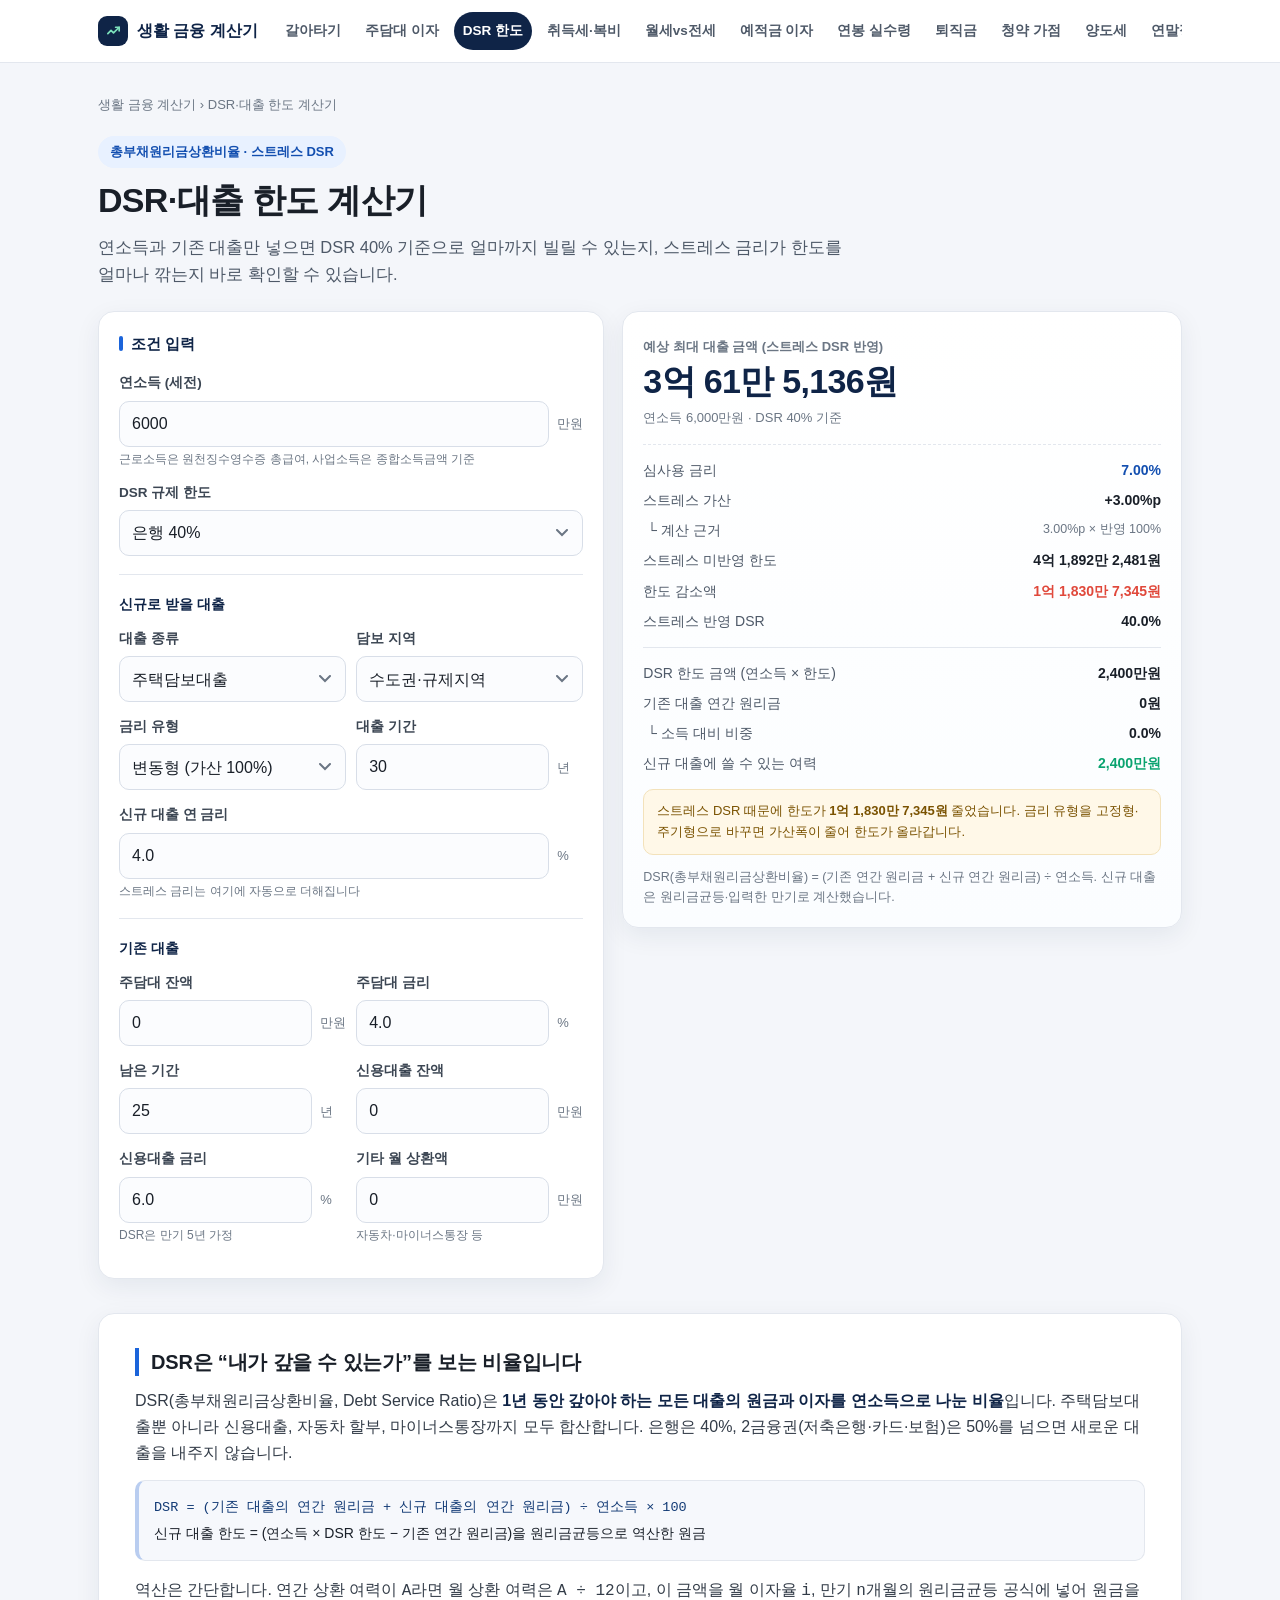
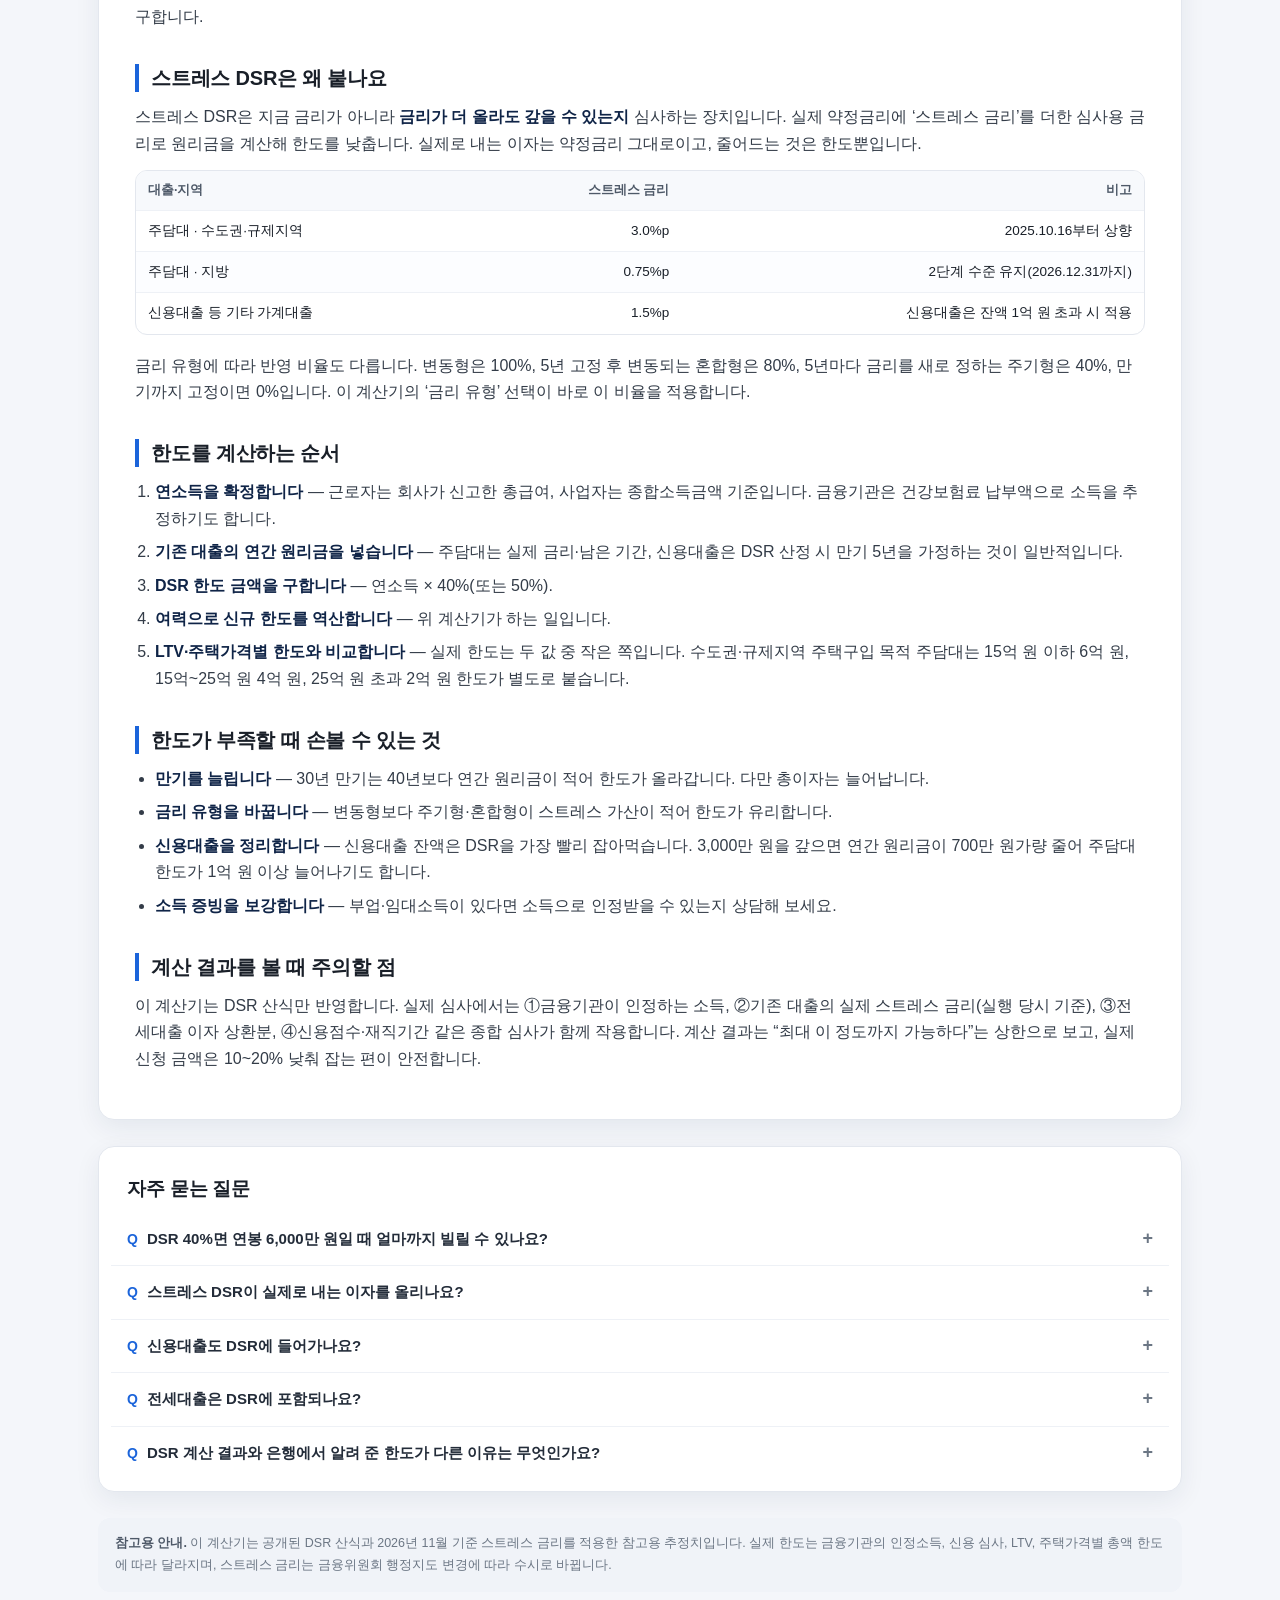
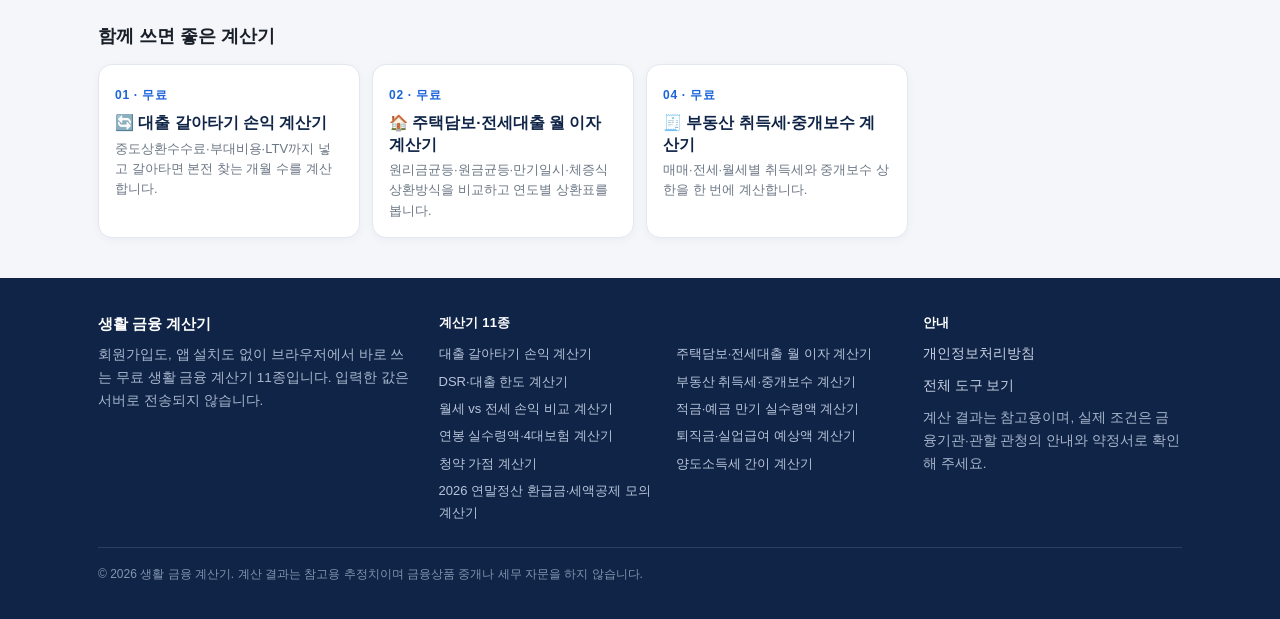
<file: tools/dsr-calculator.html>
<!DOCTYPE html>
<html lang="ko">
<head>
<meta charset="utf-8">
<meta name="viewport" content="width=device-width, initial-scale=1">
<title>DSR·대출 한도 계산기 | 스트레스 DSR 반영 예상 한도</title>
<meta name="description" content="연소득과 기존 대출을 입력하면 DSR(총부채원리금상환비율) 40%·50% 기준 예상 대출 한도를 계산합니다. 수도권·규제지역 스트레스 DSR 3.0%p와 금리 유형별 반영률까지 적용한 무료 계산기입니다.">
<meta name="keywords" content="DSR 계산기, 대출 한도 계산기, 스트레스 DSR, 총부채원리금상환비율, 주담대 한도, 신용대출 한도, DSR 40%">
<meta name="robots" content="index, follow, max-image-preview:large">
<meta name="author" content="생활 금융 계산기">
<meta name="theme-color" content="#0f2447">
<meta name="naver-site-verification" content="0c094f9c82a10c5fcd5292b5a2744684c0ecfee2">
<meta name="google-site-verification" content="ROz-ZBABKqWs14o1I1dBc0h49IidcUGDRy0BjunFj2M">
<link rel="canonical" href="https://dscookie-0422.github.io/tools/dsr-calculator.html">

<meta property="og:type" content="website">
<meta property="og:site_name" content="생활 금융 계산기">
<meta property="og:title" content="DSR·대출 한도 계산기 | 스트레스 DSR 반영 예상 한도">
<meta property="og:description" content="연소득과 기존 대출을 입력하면 DSR(총부채원리금상환비율) 40%·50% 기준 예상 대출 한도를 계산합니다. 수도권·규제지역 스트레스 DSR 3.0%p와 금리 유형별 반영률까지 적용한 무료 계산기입니다.">
<meta property="og:url" content="https://dscookie-0422.github.io/tools/dsr-calculator.html">
<meta property="og:image" content="https://dscookie-0422.github.io/web-ad/og-image.png">
<meta property="og:locale" content="ko_KR">
<meta name="twitter:card" content="summary_large_image">
<meta name="twitter:title" content="DSR·대출 한도 계산기 | 스트레스 DSR 반영 예상 한도">
<meta name="twitter:description" content="연소득과 기존 대출을 입력하면 DSR(총부채원리금상환비율) 40%·50% 기준 예상 대출 한도를 계산합니다. 수도권·규제지역 스트레스 DSR 3.0%p와 금리 유형별 반영률까지 적용한 무료 계산기입니다.">
<meta name="twitter:image" content="https://dscookie-0422.github.io/web-ad/og-image.png">

<link rel="icon" href="data:image/svg+xml,%3Csvg xmlns='http://www.w3.org/2000/svg' viewBox='0 0 64 64'%3E%3Crect width='64' height='64' rx='14' fill='%230f2447'/%3E%3Cpath d='M18 40l10-10 6 6 12-14' stroke='%237ce0bb' stroke-width='5' fill='none' stroke-linecap='round' stroke-linejoin='round'/%3E%3C/svg%3E">
<link rel="stylesheet" href="../assets/site.css">
<script async src="https://pagead2.googlesyndication.com/pagead/js/adsbygoogle.js?client=ca-pub-6285965398350241" crossorigin="anonymous"></script>
<!-- Google tag (gtag.js) -->
<script async src="https://www.googletagmanager.com/gtag/js?id=G-T4MEBSL2R8"></script>
<script>
  window.dataLayer = window.dataLayer || [];
  function gtag(){dataLayer.push(arguments);}
  gtag('js', new Date());
  gtag('config', 'G-T4MEBSL2R8');
</script>
<script type="application/ld+json">
{
  "@context": "https://schema.org",
  "@type": "WebApplication",
  "name": "DSR·대출 한도 계산기",
  "url": "https://dscookie-0422.github.io/tools/dsr-calculator.html",
  "description": "연소득과 기존 대출을 입력하면 DSR(총부채원리금상환비율) 40%·50% 기준 예상 대출 한도를 계산합니다. 수도권·규제지역 스트레스 DSR 3.0%p와 금리 유형별 반영률까지 적용한 무료 계산기입니다.",
  "applicationCategory": "FinanceApplication",
  "operatingSystem": "Web",
  "inLanguage": "ko-KR",
  "isAccessibleForFree": true,
  "offers": {
    "@type": "Offer",
    "price": "0",
    "priceCurrency": "KRW"
  },
  "publisher": {
    "@type": "Organization",
    "name": "생활 금융 계산기",
    "url": "https://dscookie-0422.github.io/"
  }
}
</script>
<script type="application/ld+json">
{
  "@context": "https://schema.org",
  "@type": "FAQPage",
  "mainEntity": [
    {
      "@type": "Question",
      "name": "DSR 40%면 연봉 6,000만 원일 때 얼마까지 빌릴 수 있나요?",
      "acceptedAnswer": {
        "@type": "Answer",
        "text": "기존 대출이 없고 은행 DSR 40%, 금리 4%, 30년 원리금균등이라면 연간 원리금 한도는 2,400만 원이고 이론상 한도는 약 4억 1,890만 원입니다. 다만 수도권·규제지역 주담대는 스트레스 금리 3%p가 붙어 심사 금리가 7%가 되고, 한도는 약 3억 원으로 줄어듭니다. 여기에 LTV와 주택가격별 한도(6억·4억·2억 원)가 다시 적용됩니다."
      }
    },
    {
      "@type": "Question",
      "name": "스트레스 DSR이 실제로 내는 이자를 올리나요?",
      "acceptedAnswer": {
        "@type": "Answer",
        "text": "아니요. 스트레스 금리는 심사에만 쓰입니다. 약정금리 4%면 실제 이자는 4%로 계산되고, 7%는 &ldquo;금리가 7%까지 올라도 갚을 수 있는가&rdquo;를 보는 데만 쓰입니다. 달라지는 것은 받을 수 있는 한도입니다."
      }
    },
    {
      "@type": "Question",
      "name": "신용대출도 DSR에 들어가나요?",
      "acceptedAnswer": {
        "@type": "Answer",
        "text": "네. 신용대출·자동차 할부·마이너스통장의 원리금이 모두 합산됩니다. 신용대출은 보통 만기 5년을 가정해 원리금을 계산하므로, 3,000만 원 잔액이면 연간 원리금이 약 700만 원으로 잡혀 연소득 6,000만 원 차주의 DSR을 11%p 이상 차지합니다."
      }
    },
    {
      "@type": "Question",
      "name": "전세대출은 DSR에 포함되나요?",
      "acceptedAnswer": {
        "@type": "Answer",
        "text": "전세대출 원금은 원칙적으로 DSR에서 제외되고 이자 상환분만 반영됩니다. 다만 2025년 10월 29일부터 1주택자가 수도권·규제지역에서 받는 전세대출은 이자상환분이 DSR에 들어갑니다. 버팀목 전세대출 같은 정책 상품은 별도 기준이 적용됩니다."
      }
    },
    {
      "@type": "Question",
      "name": "DSR 계산 결과와 은행에서 알려 준 한도가 다른 이유는 무엇인가요?",
      "acceptedAnswer": {
        "@type": "Answer",
        "text": "은행은 자체 인정소득, 기존 대출의 실제 스트레스 금리, 신용등급, 연체 이력, 주택 담보가치(LTV), 주택가격별 총액 한도를 모두 반영합니다. 이 계산기는 공개된 DSR 산식만 적용한 상한값이므로, 실제 한도는 더 낮게 나오는 것이 보통입니다."
      }
    }
  ]
}
</script>
</head>
<body>
<header class="site-header">
  <div class="wrap header-inner">
    <a class="brand" href="../index.html" aria-label="생활 금융 계산기 홈">
      <span class="brand-mark" aria-hidden="true">
        <svg viewBox="0 0 24 24" width="17" height="17" fill="none" stroke="currentColor" stroke-width="2.4" stroke-linecap="round" stroke-linejoin="round"><path d="M4 15l4.5-4.5 3.5 3.5L20 6"/><path d="M20 11V6h-5"/></svg>
      </span>
      <span>생활 금융 계산기</span>
    </a>
    <nav class="tool-nav" aria-label="무료 계산기 11종">
      <a href="https://dscookie-0422.github.io/web-ad/">갈아타기</a>
      <a href="loan-interest.html">주담대 이자</a>
      <a href="dsr-calculator.html" class="on">DSR 한도</a>
      <a href="property-tax-fee.html">취득세·복비</a>
      <a href="rent-vs-jeonse.html">월세vs전세</a>
      <a href="savings-calculator.html">예적금 이자</a>
      <a href="salary-calculator.html">연봉 실수령</a>
      <a href="severance-calculator.html">퇴직금</a>
      <a href="subscription-score.html">청약 가점</a>
      <a href="capital-gains-tax.html">양도세</a>
      <a href="year-end-tax-calculator.html">연말정산</a>
    </nav>
  </div>
</header>
<main>
  <div class="wrap">
    <p class="crumb"><a href="../index.html">생활 금융 계산기</a> &rsaquo; DSR·대출 한도 계산기</p>
    <div class="page-head">
      <span class="kicker">총부채원리금상환비율 · 스트레스 DSR</span>
      <h1>DSR·대출 한도 계산기</h1>
      <p class="lede">연소득과 기존 대출만 넣으면 DSR 40% 기준으로 얼마까지 빌릴 수 있는지, 스트레스 금리가 한도를 얼마나 깎는지 바로 확인할 수 있습니다.</p>
    </div>

    <section class="calc" aria-label="계산기">
      <form class="panel" id="calc-form" onsubmit="return false;">
        <h2 class="panel-title">조건 입력</h2>
        
<div class="field">
  <label for="income">연소득 (세전)</label>
  <div class="input-line"><input id="income" type="number" value="6000" step="100" min="0" inputmode="numeric"><span class="unit">만원</span></div>
  <span class="hint">근로소득은 원천징수영수증 총급여, 사업소득은 종합소득금액 기준</span>
</div>
<div class="field">
  <label for="limit">DSR 규제 한도</label>
  <select id="limit">
    <option value="40" selected>은행 40%</option>
    <option value="50">2금융권(저축은행·카드·보험) 50%</option>
  </select>
</div>
<div class="divider" style="margin:18px 0"></div>
<h3 style="font-size:14px;margin:0 0 12px;color:#0f2447">신규로 받을 대출</h3>
<div class="row-2">
  <div class="field">
    <label for="kind">대출 종류</label>
    <select id="kind">
      <option value="mortgage" selected>주택담보대출</option>
      <option value="other">신용대출·기타대출</option>
    </select>
  </div>
  <div class="field">
    <label for="region">담보 지역</label>
    <select id="region">
      <option value="metro" selected>수도권·규제지역</option>
      <option value="local">지방</option>
      <option value="none">해당 없음</option>
    </select>
  </div>
</div>
<div class="row-2">
  <div class="field">
    <label for="ltype">금리 유형</label>
    <select id="ltype">
      <option value="var" selected>변동형 (가산 100%)</option>
      <option value="mixed">혼합형 5년 고정 (80%)</option>
      <option value="cycle">주기형 5년 (40%)</option>
      <option value="fixed">만기 고정형 (0%)</option>
    </select>
  </div>
  <div class="field">
    <label for="new-years">대출 기간</label>
    <div class="input-line"><input id="new-years" type="number" value="30" step="1" min="1" max="50" inputmode="numeric"><span class="unit">년</span></div>
  </div>
</div>
<div class="field">
  <label for="new-rate">신규 대출 연 금리</label>
  <div class="input-line"><input id="new-rate" type="number" value="4.0" step="0.01" min="0" max="30" inputmode="decimal"><span class="unit">%</span></div>
  <span class="hint">스트레스 금리는 여기에 자동으로 더해집니다</span>
</div>
<div class="divider" style="margin:18px 0"></div>
<h3 style="font-size:14px;margin:0 0 12px;color:#0f2447">기존 대출</h3>
<div class="row-2">
  <div class="field">
    <label for="m-bal">주담대 잔액</label>
    <div class="input-line"><input id="m-bal" type="number" value="0" step="100" min="0" inputmode="numeric"><span class="unit">만원</span></div>
  </div>
  <div class="field">
    <label for="m-rate">주담대 금리</label>
    <div class="input-line"><input id="m-rate" type="number" value="4.0" step="0.01" min="0" inputmode="decimal"><span class="unit">%</span></div>
  </div>
</div>
<div class="row-2">
  <div class="field">
    <label for="m-years">남은 기간</label>
    <div class="input-line"><input id="m-years" type="number" value="25" step="1" min="1" inputmode="numeric"><span class="unit">년</span></div>
  </div>
  <div class="field">
    <label for="c-bal">신용대출 잔액</label>
    <div class="input-line"><input id="c-bal" type="number" value="0" step="100" min="0" inputmode="numeric"><span class="unit">만원</span></div>
  </div>
</div>
<div class="row-2">
  <div class="field">
    <label for="c-rate">신용대출 금리</label>
    <div class="input-line"><input id="c-rate" type="number" value="6.0" step="0.01" min="0" inputmode="decimal"><span class="unit">%</span></div>
    <span class="hint">DSR은 만기 5년 가정</span>
  </div>
  <div class="field">
    <label for="other">기타 월 상환액</label>
    <div class="input-line"><input id="other" type="number" value="0" step="10" min="0" inputmode="numeric"><span class="unit">만원</span></div>
    <span class="hint">자동차·마이너스통장 등</span>
  </div>
</div>

      </form>
      <div class="result-panel" id="results" aria-live="polite">
        
<div class="big">
  <span class="lbl">예상 최대 대출 금액 (스트레스 DSR 반영)</span>
  <div class="val" id="r-main">-</div>
  <div class="sub" id="r-main-sub">-</div>
</div>
<dl class="kv">
  <dt>심사용 금리</dt><dd class="em" id="r-judged">-</dd>
  <dt>스트레스 가산</dt><dd id="r-stress">-</dd>
  <dt>&nbsp;└ 계산 근거</dt><dd style="font-weight:400;color:#6b7684;font-size:12.5px" id="r-stress-detail">-</dd>
  <dt>스트레스 미반영 한도</dt><dd id="r-limit-plain">-</dd>
  <dt>한도 감소액</dt><dd class="bad" id="r-diff">-</dd>
  <dt>스트레스 반영 DSR</dt><dd id="r-dsr-now">-</dd>
</dl>
<div class="divider"></div>
<dl class="kv">
  <dt>DSR 한도 금액 (연소득 × 한도)</dt><dd id="r-cap">-</dd>
  <dt>기존 대출 연간 원리금</dt><dd id="r-exist">-</dd>
  <dt>&nbsp;└ 소득 대비 비중</dt><dd id="r-ratio">-</dd>
  <dt>신규 대출에 쓸 수 있는 여력</dt><dd class="good" id="r-room">-</dd>
</dl>
<div id="dsr-note"></div>
<p class="mini">DSR(총부채원리금상환비율) = (기존 연간 원리금 + 신규 연간 원리금) ÷ 연소득. 신규 대출은 원리금균등·입력한 만기로 계산했습니다.</p>

      </div>
    </section>

    <section class="content">
      
<h2>DSR은 &ldquo;내가 갚을 수 있는가&rdquo;를 보는 비율입니다</h2>
<p>DSR(총부채원리금상환비율, Debt Service Ratio)은 <strong>1년 동안 갚아야 하는 모든 대출의 원금과 이자를 연소득으로 나눈 비율</strong>입니다. 주택담보대출뿐 아니라 신용대출, 자동차 할부, 마이너스통장까지 모두 합산합니다. 은행은 40%, 2금융권(저축은행·카드·보험)은 50%를 넘으면 새로운 대출을 내주지 않습니다.</p>
<div class="formula">
  <code>DSR = (기존 대출의 연간 원리금 + 신규 대출의 연간 원리금) ÷ 연소득 × 100</code><br>
  신규 대출 한도 = (연소득 × DSR 한도 − 기존 연간 원리금)을 원리금균등으로 역산한 원금
</div>
<p>역산은 간단합니다. 연간 상환 여력이 <code>A</code>라면 월 상환 여력은 <code>A ÷ 12</code>이고, 이 금액을 월 이자율 <code>i</code>, 만기 <code>n</code>개월의 원리금균등 공식에 넣어 원금을 구합니다.</p>

<h2>스트레스 DSR은 왜 붙나요</h2>
<p>스트레스 DSR은 지금 금리가 아니라 <strong>금리가 더 올라도 갚을 수 있는지</strong> 심사하는 장치입니다. 실제 약정금리에 &lsquo;스트레스 금리&rsquo;를 더한 심사용 금리로 원리금을 계산해 한도를 낮춥니다. 실제로 내는 이자는 약정금리 그대로이고, 줄어드는 것은 한도뿐입니다.</p>
<div class="tbl-wrap">
  <table class="tbl">
    <thead><tr><th>대출·지역</th><th>스트레스 금리</th><th>비고</th></tr></thead>
    <tbody>
      <tr><td>주담대 · 수도권·규제지역</td><td>3.0%p</td><td>2025.10.16부터 상향</td></tr>
      <tr><td>주담대 · 지방</td><td>0.75%p</td><td>2단계 수준 유지(2026.12.31까지)</td></tr>
      <tr><td>신용대출 등 기타 가계대출</td><td>1.5%p</td><td>신용대출은 잔액 1억 원 초과 시 적용</td></tr>
    </tbody>
  </table>
</div>
<p>금리 유형에 따라 반영 비율도 다릅니다. 변동형은 100%, 5년 고정 후 변동되는 혼합형은 80%, 5년마다 금리를 새로 정하는 주기형은 40%, 만기까지 고정이면 0%입니다. 이 계산기의 &lsquo;금리 유형&rsquo; 선택이 바로 이 비율을 적용합니다.</p>

<h2>한도를 계산하는 순서</h2>
<ol>
  <li><strong>연소득을 확정합니다</strong> — 근로자는 회사가 신고한 총급여, 사업자는 종합소득금액 기준입니다. 금융기관은 건강보험료 납부액으로 소득을 추정하기도 합니다.</li>
  <li><strong>기존 대출의 연간 원리금을 넣습니다</strong> — 주담대는 실제 금리·남은 기간, 신용대출은 DSR 산정 시 만기 5년을 가정하는 것이 일반적입니다.</li>
  <li><strong>DSR 한도 금액을 구합니다</strong> — 연소득 × 40%(또는 50%).</li>
  <li><strong>여력으로 신규 한도를 역산합니다</strong> — 위 계산기가 하는 일입니다.</li>
  <li><strong>LTV·주택가격별 한도와 비교합니다</strong> — 실제 한도는 두 값 중 작은 쪽입니다. 수도권·규제지역 주택구입 목적 주담대는 15억 원 이하 6억 원, 15억~25억 원 4억 원, 25억 원 초과 2억 원 한도가 별도로 붙습니다.</li>
</ol>

<h2>한도가 부족할 때 손볼 수 있는 것</h2>
<ul>
  <li><strong>만기를 늘립니다</strong> — 30년 만기는 40년보다 연간 원리금이 적어 한도가 올라갑니다. 다만 총이자는 늘어납니다.</li>
  <li><strong>금리 유형을 바꿉니다</strong> — 변동형보다 주기형·혼합형이 스트레스 가산이 적어 한도가 유리합니다.</li>
  <li><strong>신용대출을 정리합니다</strong> — 신용대출 잔액은 DSR을 가장 빨리 잡아먹습니다. 3,000만 원을 갚으면 연간 원리금이 700만 원가량 줄어 주담대 한도가 1억 원 이상 늘어나기도 합니다.</li>
  <li><strong>소득 증빙을 보강합니다</strong> — 부업·임대소득이 있다면 소득으로 인정받을 수 있는지 상담해 보세요.</li>
</ul>

<h2>계산 결과를 볼 때 주의할 점</h2>
<p>이 계산기는 DSR 산식만 반영합니다. 실제 심사에서는 ①금융기관이 인정하는 소득, ②기존 대출의 실제 스트레스 금리(실행 당시 기준), ③전세대출 이자 상환분, ④신용점수·재직기간 같은 종합 심사가 함께 작용합니다. 계산 결과는 &ldquo;최대 이 정도까지 가능하다&rdquo;는 상한으로 보고, 실제 신청 금액은 10~20% 낮춰 잡는 편이 안전합니다.</p>

    </section>

    <section class="faq">
      <h2>자주 묻는 질문</h2>
      <details class="qa">
  <summary>DSR 40%면 연봉 6,000만 원일 때 얼마까지 빌릴 수 있나요?</summary>
  <div class="a"><p>기존 대출이 없고 은행 DSR 40%, 금리 4%, 30년 원리금균등이라면 연간 원리금 한도는 2,400만 원이고 이론상 한도는 약 4억 1,890만 원입니다. 다만 수도권·규제지역 주담대는 스트레스 금리 3%p가 붙어 심사 금리가 7%가 되고, 한도는 약 3억 원으로 줄어듭니다. 여기에 LTV와 주택가격별 한도(6억·4억·2억 원)가 다시 적용됩니다.</p></div>
</details>
<details class="qa">
  <summary>스트레스 DSR이 실제로 내는 이자를 올리나요?</summary>
  <div class="a"><p>아니요. 스트레스 금리는 심사에만 쓰입니다. 약정금리 4%면 실제 이자는 4%로 계산되고, 7%는 &ldquo;금리가 7%까지 올라도 갚을 수 있는가&rdquo;를 보는 데만 쓰입니다. 달라지는 것은 받을 수 있는 한도입니다.</p></div>
</details>
<details class="qa">
  <summary>신용대출도 DSR에 들어가나요?</summary>
  <div class="a"><p>네. 신용대출·자동차 할부·마이너스통장의 원리금이 모두 합산됩니다. 신용대출은 보통 만기 5년을 가정해 원리금을 계산하므로, 3,000만 원 잔액이면 연간 원리금이 약 700만 원으로 잡혀 연소득 6,000만 원 차주의 DSR을 11%p 이상 차지합니다.</p></div>
</details>
<details class="qa">
  <summary>전세대출은 DSR에 포함되나요?</summary>
  <div class="a"><p>전세대출 원금은 원칙적으로 DSR에서 제외되고 이자 상환분만 반영됩니다. 다만 2025년 10월 29일부터 1주택자가 수도권·규제지역에서 받는 전세대출은 이자상환분이 DSR에 들어갑니다. 버팀목 전세대출 같은 정책 상품은 별도 기준이 적용됩니다.</p></div>
</details>
<details class="qa">
  <summary>DSR 계산 결과와 은행에서 알려 준 한도가 다른 이유는 무엇인가요?</summary>
  <div class="a"><p>은행은 자체 인정소득, 기존 대출의 실제 스트레스 금리, 신용등급, 연체 이력, 주택 담보가치(LTV), 주택가격별 총액 한도를 모두 반영합니다. 이 계산기는 공개된 DSR 산식만 적용한 상한값이므로, 실제 한도는 더 낮게 나오는 것이 보통입니다.</p></div>
</details>
    </section>

    <p class="disclaimer"><strong>참고용 안내.</strong> 이 계산기는 공개된 DSR 산식과 2026년 11월 기준 스트레스 금리를 적용한 참고용 추정치입니다. 실제 한도는 금융기관의 인정소득, 신용 심사, LTV, 주택가격별 총액 한도에 따라 달라지며, 스트레스 금리는 금융위원회 행정지도 변경에 따라 수시로 바뀝니다.</p>

    <section class="related">
  <h2>함께 쓰면 좋은 계산기</h2>
  <div class="cards">
    <a class="card" href="https://dscookie-0422.github.io/web-ad/">
  <span class="num">01 · 무료</span>
  <h3>🔄 대출 갈아타기 손익 계산기</h3>
  <p>중도상환수수료·부대비용·LTV까지 넣고 갈아타면 본전 찾는 개월 수를 계산합니다.</p>
</a><a class="card" href="loan-interest.html">
  <span class="num">02 · 무료</span>
  <h3>🏠 주택담보·전세대출 월 이자 계산기</h3>
  <p>원리금균등·원금균등·만기일시·체증식 상환방식을 비교하고 연도별 상환표를 봅니다.</p>
</a><a class="card" href="property-tax-fee.html">
  <span class="num">04 · 무료</span>
  <h3>🧾 부동산 취득세·중개보수 계산기</h3>
  <p>매매·전세·월세별 취득세와 중개보수 상한을 한 번에 계산합니다.</p>
</a>
  </div>
</section>
  </div>
</main>
<footer class="site-footer">
  <div class="wrap">
    <div class="footer-grid">
      <div>
        <span class="brand-foot">생활 금융 계산기</span>
        <p>회원가입도, 앱 설치도 없이 브라우저에서 바로 쓰는 무료 생활 금융 계산기 11종입니다. 입력한 값은 서버로 전송되지 않습니다.</p>
      </div>
      <div>
        <h2>계산기 11종</h2>
        <div class="footer-links">
        <a href="https://dscookie-0422.github.io/web-ad/">대출 갈아타기 손익 계산기</a>
        <a href="loan-interest.html">주택담보·전세대출 월 이자 계산기</a>
        <a href="dsr-calculator.html">DSR·대출 한도 계산기</a>
        <a href="property-tax-fee.html">부동산 취득세·중개보수 계산기</a>
        <a href="rent-vs-jeonse.html">월세 vs 전세 손익 비교 계산기</a>
        <a href="savings-calculator.html">적금·예금 만기 실수령액 계산기</a>
        <a href="salary-calculator.html">연봉 실수령액·4대보험 계산기</a>
        <a href="severance-calculator.html">퇴직금·실업급여 예상액 계산기</a>
        <a href="subscription-score.html">청약 가점 계산기</a>
        <a href="capital-gains-tax.html">양도소득세 간이 계산기</a>
        <a href="year-end-tax-calculator.html">2026 연말정산 환급금·세액공제 모의계산기</a>
        </div>
      </div>
      <div>
        <h2>안내</h2>
        <p><a href="../privacy.html">개인정보처리방침</a></p>
        <p><a href="../index.html">전체 도구 보기</a></p>
        <p>계산 결과는 참고용이며, 실제 조건은 금융기관·관할 관청의 안내와 약정서로 확인해 주세요.</p>
      </div>
    </div>
    <p class="copy">© 2026 생활 금융 계산기. 계산 결과는 참고용 추정치이며 금융상품 중개나 세무 자문을 하지 않습니다.</p>
  </div>
</footer>

<script>

function $(id){return document.getElementById(id);}
function n(id){var el=$(id); if(!el) return 0; var v=String(el.value).replace(/[^0-9.\-]/g,''); var f=parseFloat(v); return isFinite(f)?f:0;}
function won(x){var v=Math.round(x); return (v<0?'-':'')+Math.abs(v).toLocaleString('ko-KR')+'원';}
function num(x){return Math.round(x).toLocaleString('ko-KR');}
function eok(x){ // 원 -> 억/만원 사람이 읽는 형태
  var v=Math.round(x);
  if(v===0) return '0원';
  var neg=v<0; v=Math.abs(v);
  var eok=Math.floor(v/100000000), man=Math.floor((v%100000000)/10000), wonR=v%10000;
  var s='';
  if(eok) s+=eok.toLocaleString('ko-KR')+'억 ';
  if(man) s+=man.toLocaleString('ko-KR')+'만';
  if(!eok&&!man) return (neg?'-':'')+v.toLocaleString('ko-KR')+'원';
  if(wonR) s+=' '+wonR.toLocaleString('ko-KR')+'원';
  else s+='원';
  return (neg?'-':'')+s.trim();
}
function pct(x,d){ if(!isFinite(x)) x=0; var q=Math.pow(10,d==null?1:d); return (Math.round(x*q)/q).toFixed(d==null?1:d); }
function setText(id,txt){var el=$(id); if(el){ if(el.tagName==='INPUT') el.value=txt; else el.textContent=txt; } }
function monthlyPayment(P, annualRate, months){ // 원리금균등 월 납입액
  var i=annualRate/100/12;
  if(months<=0) return 0;
  if(i===0) return P/months;
  return P*i/(1-Math.pow(1+i,-months));
}
function bindCalc(fn){
  document.querySelectorAll('input,select').forEach(function(el){
    el.addEventListener('input',fn); el.addEventListener('change',fn);
  });
  document.querySelectorAll('button[data-set]').forEach(function(b){
    b.addEventListener('click',function(ev){
      ev.preventDefault();
      var el=$(b.getAttribute('data-set'));
      if(el){ el.value=b.getAttribute('data-val'); fn(); }
    });
  });
  fn();
}


function annualRepay(balance, rate, years){ // 원리금균등 연간 원리금
  if(balance<=0) return 0;
  var m = monthlyPayment(balance, rate, Math.max(1, Math.round(years*12)));
  return m*12;
}
function stressRate(){
  var region = $('region').value, kind = $('kind').value, type = $('ltype').value;
  var base = 1.5;
  if(kind==='mortgage'){
    base = (region==='metro') ? 3.0 : (region==='local' ? 0.75 : 1.5);
  }
  var share = 1.0;
  if(type==='mixed') share = 0.8;
  if(type==='cycle') share = 0.4;
  if(type==='fixed') share = 0;
  return {base: base, share: share, add: base*share};
}
function maxLoan(annualRoom, rate, years){
  if(annualRoom<=0) return 0;
  var i = rate/100/12, n = Math.max(1, Math.round(years*12));
  var m = annualRoom/12;
  if(i===0) return m*n;
  return m*(1-Math.pow(1+i,-n))/i;
}
function calcDsr(){
  var income = n('income')*10000;              // 만원 -> 원
  var mBal = n('m-bal')*10000, mRate = n('m-rate'), mYears = n('m-years');
  var cBal = n('c-bal')*10000, cRate = n('c-rate');
  var otherMonth = n('other')*10000;
  var newRate = n('new-rate'), newYears = n('new-years');
  var limitRate = n('limit').value==='50' ? 0.5 : 0.4;

  var existMortgage = annualRepay(mBal, mRate, mYears);
  var existCredit = annualRepay(cBal, cRate, 5);  // 신용대출 DSR 산정 만기 5년
  var existOther = otherMonth*12;
  var existTotal = existMortgage + existCredit + existOther;

  var sr = stressRate();
  var judgedRate = newRate + sr.add;
  var cap = income*limitRate;
  var room = cap - existTotal;
  var limitStress = maxLoan(room, judgedRate, newYears);
  var limitPlain = maxLoan(room, newRate, newYears);
  var limitDsr0 = cap>0 ? (room/cap*100) : 0;

  // 스트레스 반영 시 실제 DSR (한도만큼 빌렸을 때)
  var dsrNow = income>0 ? ((existTotal + annualRepay(limitStress, judgedRate, newYears))/income*100) : 0;

  setText('r-main', eok(Math.max(0,limitStress)));
  setText('r-main-sub', income>0 ? ('연소득 ' + eok(income) + ' · DSR ' + $('limit').value + '% 기준') : '연소득을 입력해 주세요');
  setText('r-judged', pct(judgedRate,2)+'%');
  setText('r-stress', '+'+pct(sr.add,2)+'%p');
  setText('r-stress-detail', pct(sr.base,2)+'%p × 반영 ' + pct(sr.share*100,0)+'%');
  setText('r-room', eok(Math.max(0,room)));
  setText('r-exist', eok(existTotal));
  setText('r-cap', eok(cap));
  setText('r-limit-plain', eok(Math.max(0,limitPlain)));
  setText('r-diff', eok(Math.max(0,limitPlain-limitStress)));
  setText('r-dsr-now', pct(dsrNow,1)+'%');
  setText('r-ratio', income>0 ? pct(existTotal/income*100,1)+'%' : '-');

  var warn = '';
  if(room<=0){
    warn = '<div class="note warn"><strong>추가 여력이 없습니다.</strong> 기존 대출의 연간 원리금(' + eok(existTotal) + ')이 DSR 한도(' + eok(cap) + ')를 이미 넘었습니다. 기존 대출을 먼저 줄이거나, 만기를 늘려 원리금을 낮추거나, 소득 인정 방식을 조정해야 합니다.</div>';
  } else if(limitStress < limitPlain*0.85){
    warn = '<div class="note warn">스트레스 DSR 때문에 한도가 <strong>' + eok(limitPlain-limitStress) + '</strong> 줄었습니다. 금리 유형을 고정형·주기형으로 바꾸면 가산폭이 줄어 한도가 올라갑니다.</div>';
  } else {
    warn = '<div class="note good">DSR 여력이 남아 있습니다. 다만 실제 한도는 LTV·주택가격별 한도·신용심사에서 한 번 더 잘립니다.</div>';
  }
  $('dsr-note').innerHTML = warn;
}
bindCalc(calcDsr);

</script>
</body>
</html>
</file>
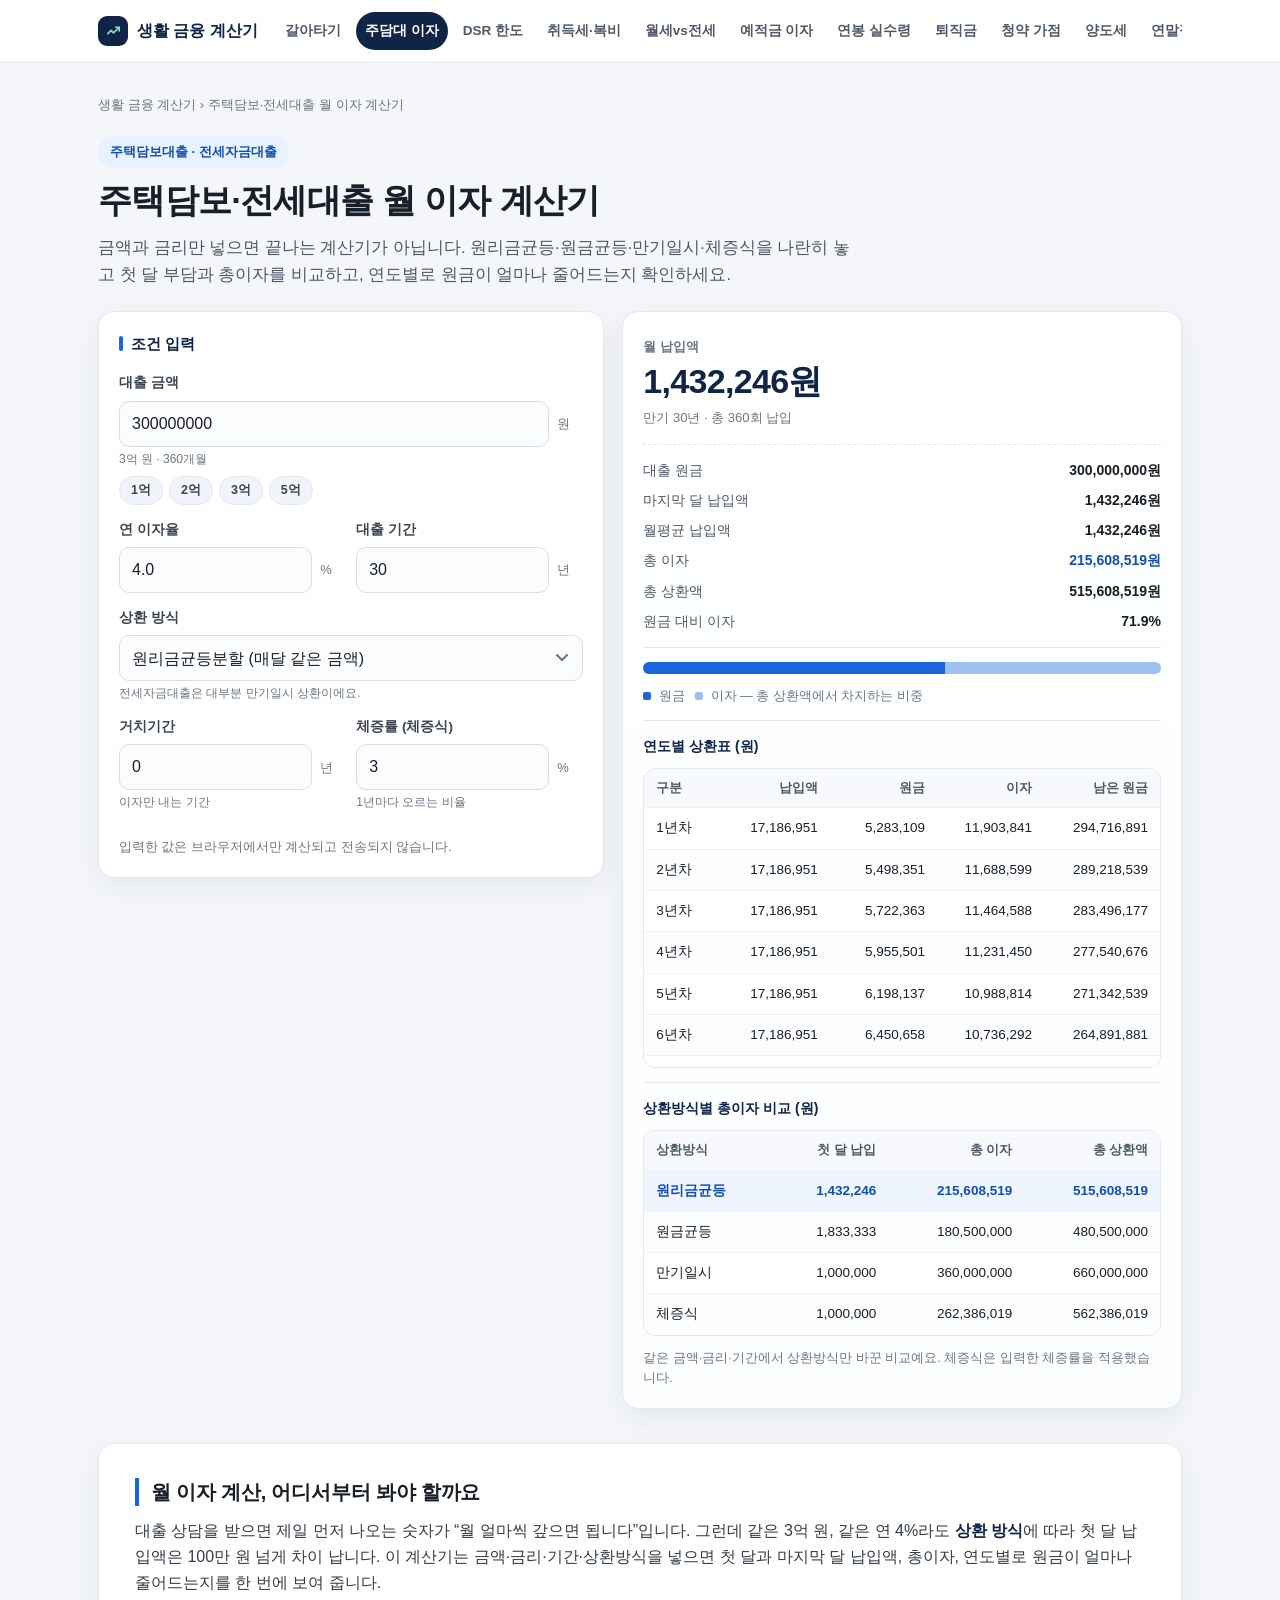
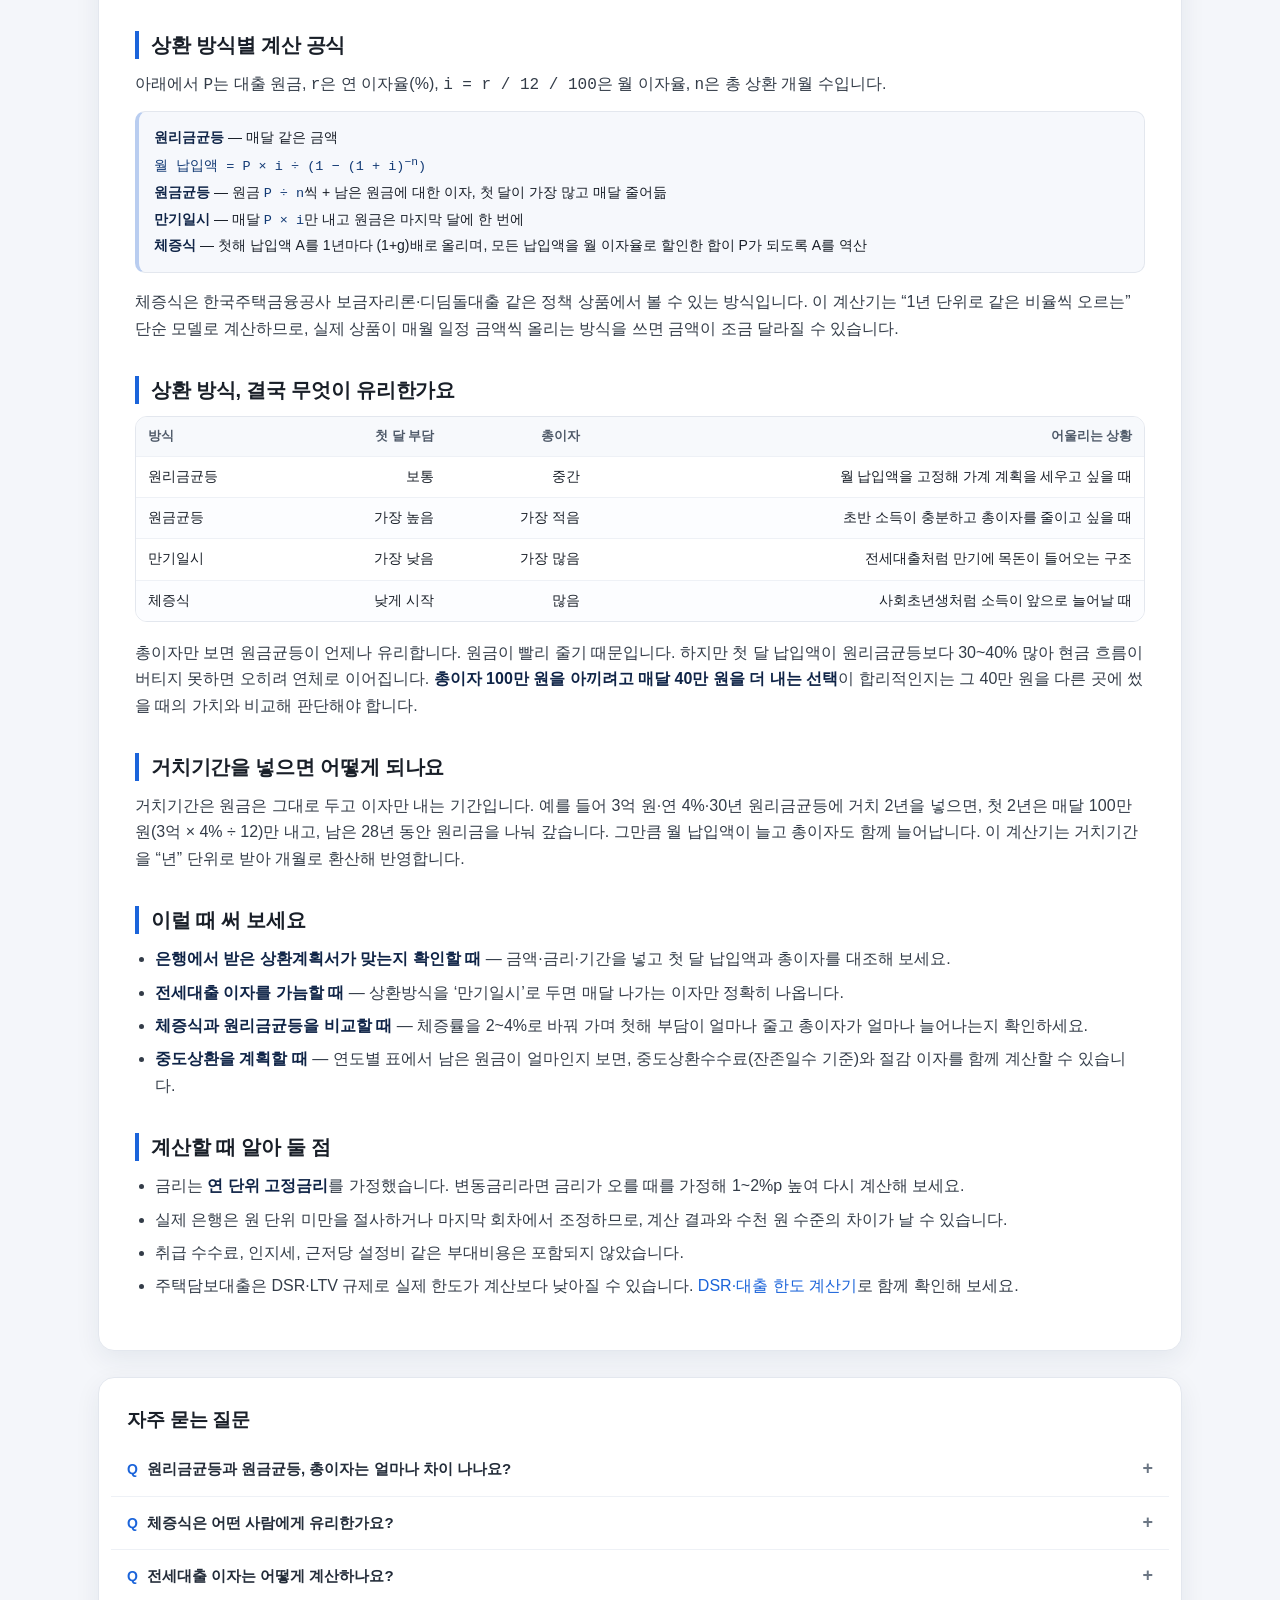
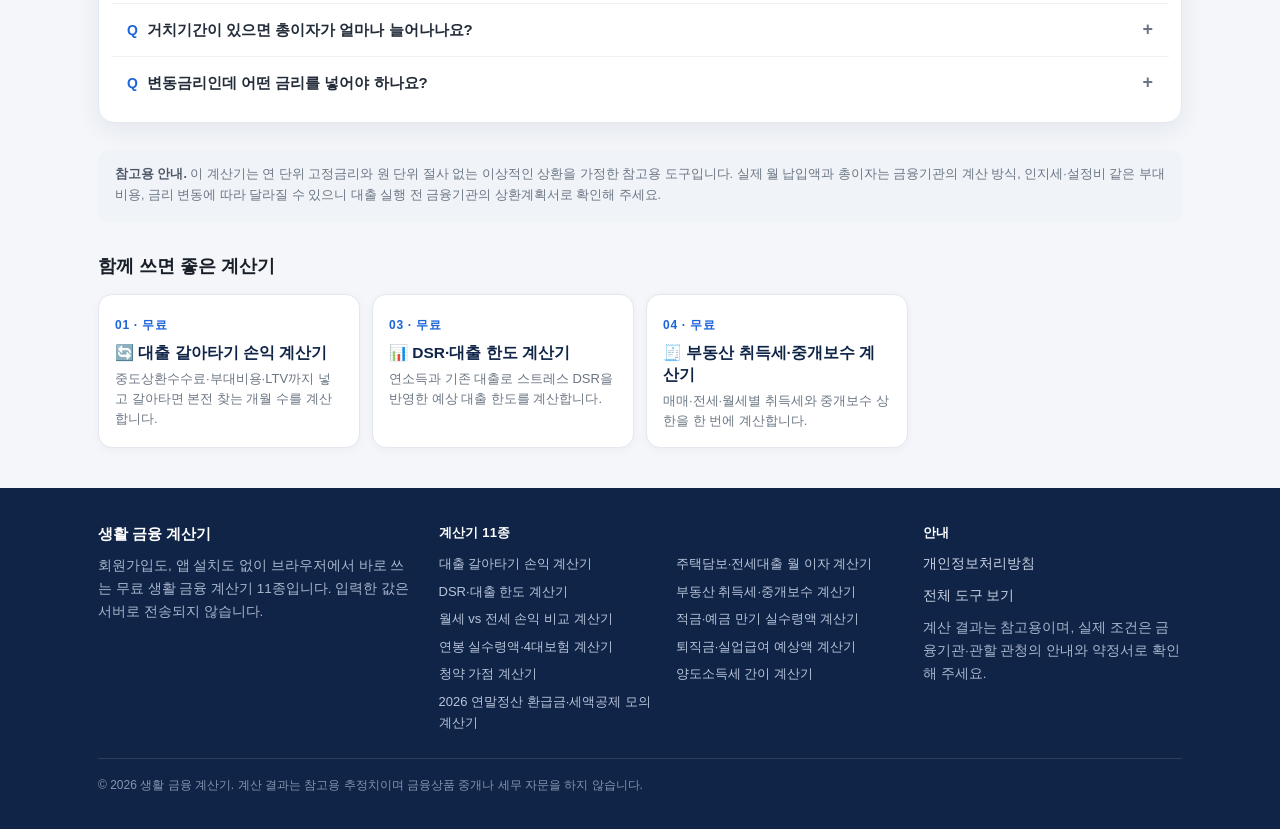
<file: tools/loan-interest.html>
<!DOCTYPE html>
<html lang="ko">
<head>
<meta charset="utf-8">
<meta name="viewport" content="width=device-width, initial-scale=1">
<title>주택담보·전세대출 월 이자 계산기 | 원리금균등·원금균등·체증식 비교</title>
<meta name="description" content="주택담보대출·전세대출의 월 이자와 총이자를 계산합니다. 원리금균등·원금균등·만기일시·체증식 상환방식을 비교하고 거치기간까지 반영한 연도별 상환표를 무료로 확인하세요.">
<meta name="keywords" content="대출 이자 계산기, 주담대 이자 계산, 전세대출 이자, 원리금균등, 원금균등, 만기일시, 체증식 계산, 거치기간, 연도별 상환표">
<meta name="robots" content="index, follow, max-image-preview:large">
<meta name="author" content="생활 금융 계산기">
<meta name="theme-color" content="#0f2447">
<meta name="naver-site-verification" content="0c094f9c82a10c5fcd5292b5a2744684c0ecfee2">
<meta name="google-site-verification" content="ROz-ZBABKqWs14o1I1dBc0h49IidcUGDRy0BjunFj2M">
<link rel="canonical" href="https://dscookie-0422.github.io/tools/loan-interest.html">

<meta property="og:type" content="website">
<meta property="og:site_name" content="생활 금융 계산기">
<meta property="og:title" content="주택담보·전세대출 월 이자 계산기 | 원리금균등·원금균등·체증식 비교">
<meta property="og:description" content="주택담보대출·전세대출의 월 이자와 총이자를 계산합니다. 원리금균등·원금균등·만기일시·체증식 상환방식을 비교하고 거치기간까지 반영한 연도별 상환표를 무료로 확인하세요.">
<meta property="og:url" content="https://dscookie-0422.github.io/tools/loan-interest.html">
<meta property="og:image" content="https://dscookie-0422.github.io/web-ad/og-image.png">
<meta property="og:locale" content="ko_KR">
<meta name="twitter:card" content="summary_large_image">
<meta name="twitter:title" content="주택담보·전세대출 월 이자 계산기 | 원리금균등·원금균등·체증식 비교">
<meta name="twitter:description" content="주택담보대출·전세대출의 월 이자와 총이자를 계산합니다. 원리금균등·원금균등·만기일시·체증식 상환방식을 비교하고 거치기간까지 반영한 연도별 상환표를 무료로 확인하세요.">
<meta name="twitter:image" content="https://dscookie-0422.github.io/web-ad/og-image.png">

<link rel="icon" href="data:image/svg+xml,%3Csvg xmlns='http://www.w3.org/2000/svg' viewBox='0 0 64 64'%3E%3Crect width='64' height='64' rx='14' fill='%230f2447'/%3E%3Cpath d='M18 40l10-10 6 6 12-14' stroke='%237ce0bb' stroke-width='5' fill='none' stroke-linecap='round' stroke-linejoin='round'/%3E%3C/svg%3E">
<link rel="stylesheet" href="../assets/site.css">
<script async src="https://pagead2.googlesyndication.com/pagead/js/adsbygoogle.js?client=ca-pub-6285965398350241" crossorigin="anonymous"></script>
<!-- Google tag (gtag.js) -->
<script async src="https://www.googletagmanager.com/gtag/js?id=G-T4MEBSL2R8"></script>
<script>
  window.dataLayer = window.dataLayer || [];
  function gtag(){dataLayer.push(arguments);}
  gtag('js', new Date());
  gtag('config', 'G-T4MEBSL2R8');
</script>
<script type="application/ld+json">
{
  "@context": "https://schema.org",
  "@type": "WebApplication",
  "name": "주택담보·전세대출 월 이자 계산기",
  "url": "https://dscookie-0422.github.io/tools/loan-interest.html",
  "description": "주택담보대출·전세대출의 월 이자와 총이자를 계산합니다. 원리금균등·원금균등·만기일시·체증식 상환방식을 비교하고 거치기간까지 반영한 연도별 상환표를 무료로 확인하세요.",
  "applicationCategory": "FinanceApplication",
  "operatingSystem": "Web",
  "inLanguage": "ko-KR",
  "isAccessibleForFree": true,
  "offers": {
    "@type": "Offer",
    "price": "0",
    "priceCurrency": "KRW"
  },
  "publisher": {
    "@type": "Organization",
    "name": "생활 금융 계산기",
    "url": "https://dscookie-0422.github.io/"
  }
}
</script>
<script type="application/ld+json">
{
  "@context": "https://schema.org",
  "@type": "FAQPage",
  "mainEntity": [
    {
      "@type": "Question",
      "name": "원리금균등과 원금균등, 총이자는 얼마나 차이 나나요?",
      "acceptedAnswer": {
        "@type": "Answer",
        "text": "3억 원·연 4%·30년 기준으로 원리금균등의 총이자는 약 2억 1,561만 원, 원금균등은 약 1억 8,050만 원입니다. 차이는 3,500만 원 정도지만, 원금균등의 첫 달 납입액은 약 183만 원으로 원리금균등(약 143만 원)보다 40만 원 많습니다."
      }
    },
    {
      "@type": "Question",
      "name": "체증식은 어떤 사람에게 유리한가요?",
      "acceptedAnswer": {
        "@type": "Answer",
        "text": "앞으로 소득이 늘어날 가능성이 큰 사회초년생이나, 지금 당장 매달 나가는 현금을 줄여야 하는 상황에 맞습니다. 첫해 납입액이 낮은 대신 원금이 늦게 줄어 총이자는 원리금균등보다 많아집니다. 체증률을 3%로 두면 첫해 부담은 30%가량 줄지만, 총이자는 20% 넘게 늘어날 수 있습니다."
      }
    },
    {
      "@type": "Question",
      "name": "전세대출 이자는 어떻게 계산하나요?",
      "acceptedAnswer": {
        "@type": "Answer",
        "text": "전세자금대출은 대부분 만기일시 상환이라 매달 이자만 냅니다. 상환방식을 &lsquo;만기일시&rsquo;로 고르고 보증금 대출 금액과 금리를 넣으면 월 이자가 바로 나옵니다. 예를 들어 2억 원을 연 3.5%로 빌리면 월 이자는 약 58만 원입니다."
      }
    },
    {
      "@type": "Question",
      "name": "거치기간이 있으면 총이자가 얼마나 늘어나나요?",
      "acceptedAnswer": {
        "@type": "Answer",
        "text": "거치기간에는 원금이 줄지 않기 때문에 그 기간만큼 이자가 그대로 쌓입니다. 3억 원·연 4%에서 거치 2년을 두면 그 2년 동안 원금이 3억 원에 머물러 약 2,400만 원의 이자가 추가로 발생하고, 남은 기간에 나눠 갚을 원금도 그대로라 월 납입액이 늘어납니다."
      }
    },
    {
      "@type": "Question",
      "name": "변동금리인데 어떤 금리를 넣어야 하나요?",
      "acceptedAnswer": {
        "@type": "Answer",
        "text": "현재 적용 금리를 넣어 기본 부담을 확인한 뒤, 1~2%p 높인 값으로 한 번 더 계산해 보세요. 금리가 오르면 월 납입액과 총이자가 함께 늘기 때문에, 상승 시나리오에서도 감당 가능한지 보는 것이 안전합니다."
      }
    }
  ]
}
</script>
</head>
<body>
<header class="site-header">
  <div class="wrap header-inner">
    <a class="brand" href="../index.html" aria-label="생활 금융 계산기 홈">
      <span class="brand-mark" aria-hidden="true">
        <svg viewBox="0 0 24 24" width="17" height="17" fill="none" stroke="currentColor" stroke-width="2.4" stroke-linecap="round" stroke-linejoin="round"><path d="M4 15l4.5-4.5 3.5 3.5L20 6"/><path d="M20 11V6h-5"/></svg>
      </span>
      <span>생활 금융 계산기</span>
    </a>
    <nav class="tool-nav" aria-label="무료 계산기 11종">
      <a href="https://dscookie-0422.github.io/web-ad/">갈아타기</a>
      <a href="loan-interest.html" class="on">주담대 이자</a>
      <a href="dsr-calculator.html">DSR 한도</a>
      <a href="property-tax-fee.html">취득세·복비</a>
      <a href="rent-vs-jeonse.html">월세vs전세</a>
      <a href="savings-calculator.html">예적금 이자</a>
      <a href="salary-calculator.html">연봉 실수령</a>
      <a href="severance-calculator.html">퇴직금</a>
      <a href="subscription-score.html">청약 가점</a>
      <a href="capital-gains-tax.html">양도세</a>
      <a href="year-end-tax-calculator.html">연말정산</a>
    </nav>
  </div>
</header>
<main>
  <div class="wrap">
    <p class="crumb"><a href="../index.html">생활 금융 계산기</a> &rsaquo; 주택담보·전세대출 월 이자 계산기</p>
    <div class="page-head">
      <span class="kicker">주택담보대출 · 전세자금대출</span>
      <h1>주택담보·전세대출 월 이자 계산기</h1>
      <p class="lede">금액과 금리만 넣으면 끝나는 계산기가 아닙니다. 원리금균등·원금균등·만기일시·체증식을 나란히 놓고 첫 달 부담과 총이자를 비교하고, 연도별로 원금이 얼마나 줄어드는지 확인하세요.</p>
    </div>

    <section class="calc" aria-label="계산기">
      <form class="panel" id="calc-form" onsubmit="return false;">
        <h2 class="panel-title">조건 입력</h2>
        
<div class="field">
  <label for="amount">대출 금액</label>
  <div class="input-line"><input id="amount" type="number" value="300000000" step="1000000" min="0" inputmode="numeric"><span class="unit">원</span></div>
  <span class="hint" id="amount-hint">3억원</span>
  <div class="chips">
    <button type="button" data-set="amount" data-val="100000000">1억</button>
    <button type="button" data-set="amount" data-val="200000000">2억</button>
    <button type="button" data-set="amount" data-val="300000000">3억</button>
    <button type="button" data-set="amount" data-val="500000000">5억</button>
  </div>
</div>
<div class="row-2">
  <div class="field">
    <label for="rate">연 이자율</label>
    <div class="input-line"><input id="rate" type="number" value="4.0" step="0.01" min="0" max="30" inputmode="decimal"><span class="unit">%</span></div>
  </div>
  <div class="field">
    <label for="term">대출 기간</label>
    <div class="input-line"><input id="term" type="number" value="30" step="1" min="1" max="50" inputmode="numeric"><span class="unit">년</span></div>
  </div>
</div>
<div class="field">
  <label for="method">상환 방식</label>
  <select id="method">
    <option value="equal" selected>원리금균등분할 (매달 같은 금액)</option>
    <option value="principal">원금균등분할 (원금을 매달 똑같이)</option>
    <option value="bullet">만기일시 (이자만 내다가 만기에 원금)</option>
    <option value="graduated">체증식 (해마다 납입액이 증가)</option>
  </select>
  <span class="hint">전세자금대출은 대부분 만기일시 상환이에요.</span>
</div>
<div class="row-2">
  <div class="field">
    <label for="grace">거치기간</label>
    <div class="input-line"><input id="grace" type="number" value="0" step="0.5" min="0" max="30" inputmode="decimal"><span class="unit">년</span></div>
    <span class="hint">이자만 내는 기간</span>
  </div>
  <div class="field">
    <label for="growth">체증률 (체증식)</label>
    <div class="input-line"><input id="growth" type="number" value="3" step="0.1" min="0" max="10" inputmode="decimal"><span class="unit">%</span></div>
    <span class="hint">1년마다 오르는 비율</span>
  </div>
</div>
<p class="mini">입력한 값은 브라우저에서만 계산되고 전송되지 않습니다.</p>

      </form>
      <div class="result-panel" id="results" aria-live="polite">
        
<div class="big">
  <span class="lbl" id="r-main-label">월 납입액</span>
  <div class="val" id="r-main">-</div>
  <div class="sub" id="r-main-sub">-</div>
</div>
<dl class="kv">
  <dt>대출 원금</dt><dd id="r-principal">-</dd>
  <dt>마지막 달 납입액</dt><dd id="r-last">-</dd>
  <dt>월평균 납입액</dt><dd id="r-avg">-</dd>
  <dt>총 이자</dt><dd class="em" id="r-total-int">-</dd>
  <dt>총 상환액</dt><dd id="r-total-pay">-</dd>
  <dt>원금 대비 이자</dt><dd id="r-ratio">-</dd>
</dl>
<div class="divider"></div>
<div class="bar" aria-hidden="true"><span class="bar-p" id="bar-principal"></span><span class="bar-i" id="bar-interest"></span></div>
<p class="mini"><span class="dot dot-p"></span> 원금 &nbsp; <span class="dot dot-i"></span> 이자 — 총 상환액에서 차지하는 비중</p>
<div class="divider"></div>
<h3 style="font-size:14px;margin:0 0 10px;color:#0f2447">연도별 상환표 (원)</h3>
<div class="tbl-wrap" style="max-height:300px;overflow-y:auto">
  <table class="tbl">
    <thead><tr><th>구분</th><th>납입액</th><th>원금</th><th>이자</th><th>남은 원금</th></tr></thead>
    <tbody id="year-body"></tbody>
  </table>
</div>
<div class="divider"></div>
<h3 style="font-size:14px;margin:0 0 10px;color:#0f2447">상환방식별 총이자 비교 (원)</h3>
<div class="tbl-wrap">
  <table class="tbl">
    <thead><tr><th>상환방식</th><th>첫 달 납입</th><th>총 이자</th><th>총 상환액</th></tr></thead>
    <tbody id="cmp-body"></tbody>
  </table>
</div>
<p class="mini">같은 금액·금리·기간에서 상환방식만 바꾼 비교예요. 체증식은 입력한 체증률을 적용했습니다.</p>

      </div>
    </section>

    <section class="content">
      
<h2>월 이자 계산, 어디서부터 봐야 할까요</h2>
<p>대출 상담을 받으면 제일 먼저 나오는 숫자가 &ldquo;월 얼마씩 갚으면 됩니다&rdquo;입니다. 그런데 같은 3억 원, 같은 연 4%라도 <strong>상환 방식</strong>에 따라 첫 달 납입액은 100만 원 넘게 차이 납니다. 이 계산기는 금액·금리·기간·상환방식을 넣으면 첫 달과 마지막 달 납입액, 총이자, 연도별로 원금이 얼마나 줄어드는지를 한 번에 보여 줍니다.</p>

<h2>상환 방식별 계산 공식</h2>
<p>아래에서 <code>P</code>는 대출 원금, <code>r</code>은 연 이자율(%), <code>i = r / 12 / 100</code>은 월 이자율, <code>n</code>은 총 상환 개월 수입니다.</p>
<div class="formula">
  <strong>원리금균등</strong> — 매달 같은 금액<br>
  <code>월 납입액 = P × i ÷ (1 − (1 + i)<sup>−n</sup>)</code><br>
  <strong>원금균등</strong> — 원금 <code>P ÷ n</code>씩 + 남은 원금에 대한 이자, 첫 달이 가장 많고 매달 줄어듦<br>
  <strong>만기일시</strong> — 매달 <code>P × i</code>만 내고 원금은 마지막 달에 한 번에<br>
  <strong>체증식</strong> — 첫해 납입액 A를 1년마다 (1+g)배로 올리며, 모든 납입액을 월 이자율로 할인한 합이 P가 되도록 A를 역산
</div>
<p>체증식은 한국주택금융공사 보금자리론·디딤돌대출 같은 정책 상품에서 볼 수 있는 방식입니다. 이 계산기는 &ldquo;1년 단위로 같은 비율씩 오르는&rdquo; 단순 모델로 계산하므로, 실제 상품이 매월 일정 금액씩 올리는 방식을 쓰면 금액이 조금 달라질 수 있습니다.</p>

<h2>상환 방식, 결국 무엇이 유리한가요</h2>
<div class="tbl-wrap">
  <table class="tbl">
    <thead><tr><th>방식</th><th>첫 달 부담</th><th>총이자</th><th>어울리는 상황</th></tr></thead>
    <tbody>
      <tr><td>원리금균등</td><td>보통</td><td>중간</td><td>월 납입액을 고정해 가계 계획을 세우고 싶을 때</td></tr>
      <tr><td>원금균등</td><td>가장 높음</td><td>가장 적음</td><td>초반 소득이 충분하고 총이자를 줄이고 싶을 때</td></tr>
      <tr><td>만기일시</td><td>가장 낮음</td><td>가장 많음</td><td>전세대출처럼 만기에 목돈이 들어오는 구조</td></tr>
      <tr><td>체증식</td><td>낮게 시작</td><td>많음</td><td>사회초년생처럼 소득이 앞으로 늘어날 때</td></tr>
    </tbody>
  </table>
</div>
<p>총이자만 보면 원금균등이 언제나 유리합니다. 원금이 빨리 줄기 때문입니다. 하지만 첫 달 납입액이 원리금균등보다 30~40% 많아 현금 흐름이 버티지 못하면 오히려 연체로 이어집니다. <strong>총이자 100만 원을 아끼려고 매달 40만 원을 더 내는 선택</strong>이 합리적인지는 그 40만 원을 다른 곳에 썼을 때의 가치와 비교해 판단해야 합니다.</p>

<h2>거치기간을 넣으면 어떻게 되나요</h2>
<p>거치기간은 원금은 그대로 두고 이자만 내는 기간입니다. 예를 들어 3억 원·연 4%·30년 원리금균등에 거치 2년을 넣으면, 첫 2년은 매달 100만 원(3억 × 4% ÷ 12)만 내고, 남은 28년 동안 원리금을 나눠 갚습니다. 그만큼 월 납입액이 늘고 총이자도 함께 늘어납니다. 이 계산기는 거치기간을 &ldquo;년&rdquo; 단위로 받아 개월로 환산해 반영합니다.</p>

<h2>이럴 때 써 보세요</h2>
<ul>
  <li><strong>은행에서 받은 상환계획서가 맞는지 확인할 때</strong> — 금액·금리·기간을 넣고 첫 달 납입액과 총이자를 대조해 보세요.</li>
  <li><strong>전세대출 이자를 가늠할 때</strong> — 상환방식을 &lsquo;만기일시&rsquo;로 두면 매달 나가는 이자만 정확히 나옵니다.</li>
  <li><strong>체증식과 원리금균등을 비교할 때</strong> — 체증률을 2~4%로 바꿔 가며 첫해 부담이 얼마나 줄고 총이자가 얼마나 늘어나는지 확인하세요.</li>
  <li><strong>중도상환을 계획할 때</strong> — 연도별 표에서 남은 원금이 얼마인지 보면, 중도상환수수료(잔존일수 기준)와 절감 이자를 함께 계산할 수 있습니다.</li>
</ul>

<h2>계산할 때 알아 둘 점</h2>
<ul>
  <li>금리는 <strong>연 단위 고정금리</strong>를 가정했습니다. 변동금리라면 금리가 오를 때를 가정해 1~2%p 높여 다시 계산해 보세요.</li>
  <li>실제 은행은 원 단위 미만을 절사하거나 마지막 회차에서 조정하므로, 계산 결과와 수천 원 수준의 차이가 날 수 있습니다.</li>
  <li>취급 수수료, 인지세, 근저당 설정비 같은 부대비용은 포함되지 않았습니다.</li>
  <li>주택담보대출은 DSR·LTV 규제로 실제 한도가 계산보다 낮아질 수 있습니다. <a href="dsr-calculator.html">DSR·대출 한도 계산기</a>로 함께 확인해 보세요.</li>
</ul>

    </section>

    <section class="faq">
      <h2>자주 묻는 질문</h2>
      <details class="qa">
  <summary>원리금균등과 원금균등, 총이자는 얼마나 차이 나나요?</summary>
  <div class="a"><p>3억 원·연 4%·30년 기준으로 원리금균등의 총이자는 약 2억 1,561만 원, 원금균등은 약 1억 8,050만 원입니다. 차이는 3,500만 원 정도지만, 원금균등의 첫 달 납입액은 약 183만 원으로 원리금균등(약 143만 원)보다 40만 원 많습니다.</p></div>
</details>
<details class="qa">
  <summary>체증식은 어떤 사람에게 유리한가요?</summary>
  <div class="a"><p>앞으로 소득이 늘어날 가능성이 큰 사회초년생이나, 지금 당장 매달 나가는 현금을 줄여야 하는 상황에 맞습니다. 첫해 납입액이 낮은 대신 원금이 늦게 줄어 총이자는 원리금균등보다 많아집니다. 체증률을 3%로 두면 첫해 부담은 30%가량 줄지만, 총이자는 20% 넘게 늘어날 수 있습니다.</p></div>
</details>
<details class="qa">
  <summary>전세대출 이자는 어떻게 계산하나요?</summary>
  <div class="a"><p>전세자금대출은 대부분 만기일시 상환이라 매달 이자만 냅니다. 상환방식을 &lsquo;만기일시&rsquo;로 고르고 보증금 대출 금액과 금리를 넣으면 월 이자가 바로 나옵니다. 예를 들어 2억 원을 연 3.5%로 빌리면 월 이자는 약 58만 원입니다.</p></div>
</details>
<details class="qa">
  <summary>거치기간이 있으면 총이자가 얼마나 늘어나나요?</summary>
  <div class="a"><p>거치기간에는 원금이 줄지 않기 때문에 그 기간만큼 이자가 그대로 쌓입니다. 3억 원·연 4%에서 거치 2년을 두면 그 2년 동안 원금이 3억 원에 머물러 약 2,400만 원의 이자가 추가로 발생하고, 남은 기간에 나눠 갚을 원금도 그대로라 월 납입액이 늘어납니다.</p></div>
</details>
<details class="qa">
  <summary>변동금리인데 어떤 금리를 넣어야 하나요?</summary>
  <div class="a"><p>현재 적용 금리를 넣어 기본 부담을 확인한 뒤, 1~2%p 높인 값으로 한 번 더 계산해 보세요. 금리가 오르면 월 납입액과 총이자가 함께 늘기 때문에, 상승 시나리오에서도 감당 가능한지 보는 것이 안전합니다.</p></div>
</details>
    </section>

    <p class="disclaimer"><strong>참고용 안내.</strong> 이 계산기는 연 단위 고정금리와 원 단위 절사 없는 이상적인 상환을 가정한 참고용 도구입니다. 실제 월 납입액과 총이자는 금융기관의 계산 방식, 인지세·설정비 같은 부대비용, 금리 변동에 따라 달라질 수 있으니 대출 실행 전 금융기관의 상환계획서로 확인해 주세요.</p>

    <section class="related">
  <h2>함께 쓰면 좋은 계산기</h2>
  <div class="cards">
    <a class="card" href="https://dscookie-0422.github.io/web-ad/">
  <span class="num">01 · 무료</span>
  <h3>🔄 대출 갈아타기 손익 계산기</h3>
  <p>중도상환수수료·부대비용·LTV까지 넣고 갈아타면 본전 찾는 개월 수를 계산합니다.</p>
</a><a class="card" href="dsr-calculator.html">
  <span class="num">03 · 무료</span>
  <h3>📊 DSR·대출 한도 계산기</h3>
  <p>연소득과 기존 대출로 스트레스 DSR을 반영한 예상 대출 한도를 계산합니다.</p>
</a><a class="card" href="property-tax-fee.html">
  <span class="num">04 · 무료</span>
  <h3>🧾 부동산 취득세·중개보수 계산기</h3>
  <p>매매·전세·월세별 취득세와 중개보수 상한을 한 번에 계산합니다.</p>
</a>
  </div>
</section>
  </div>
</main>
<footer class="site-footer">
  <div class="wrap">
    <div class="footer-grid">
      <div>
        <span class="brand-foot">생활 금융 계산기</span>
        <p>회원가입도, 앱 설치도 없이 브라우저에서 바로 쓰는 무료 생활 금융 계산기 11종입니다. 입력한 값은 서버로 전송되지 않습니다.</p>
      </div>
      <div>
        <h2>계산기 11종</h2>
        <div class="footer-links">
        <a href="https://dscookie-0422.github.io/web-ad/">대출 갈아타기 손익 계산기</a>
        <a href="loan-interest.html">주택담보·전세대출 월 이자 계산기</a>
        <a href="dsr-calculator.html">DSR·대출 한도 계산기</a>
        <a href="property-tax-fee.html">부동산 취득세·중개보수 계산기</a>
        <a href="rent-vs-jeonse.html">월세 vs 전세 손익 비교 계산기</a>
        <a href="savings-calculator.html">적금·예금 만기 실수령액 계산기</a>
        <a href="salary-calculator.html">연봉 실수령액·4대보험 계산기</a>
        <a href="severance-calculator.html">퇴직금·실업급여 예상액 계산기</a>
        <a href="subscription-score.html">청약 가점 계산기</a>
        <a href="capital-gains-tax.html">양도소득세 간이 계산기</a>
        <a href="year-end-tax-calculator.html">2026 연말정산 환급금·세액공제 모의계산기</a>
        </div>
      </div>
      <div>
        <h2>안내</h2>
        <p><a href="../privacy.html">개인정보처리방침</a></p>
        <p><a href="../index.html">전체 도구 보기</a></p>
        <p>계산 결과는 참고용이며, 실제 조건은 금융기관·관할 관청의 안내와 약정서로 확인해 주세요.</p>
      </div>
    </div>
    <p class="copy">© 2026 생활 금융 계산기. 계산 결과는 참고용 추정치이며 금융상품 중개나 세무 자문을 하지 않습니다.</p>
  </div>
</footer>

<script>

function $(id){return document.getElementById(id);}
function n(id){var el=$(id); if(!el) return 0; var v=String(el.value).replace(/[^0-9.\-]/g,''); var f=parseFloat(v); return isFinite(f)?f:0;}
function won(x){var v=Math.round(x); return (v<0?'-':'')+Math.abs(v).toLocaleString('ko-KR')+'원';}
function num(x){return Math.round(x).toLocaleString('ko-KR');}
function eok(x){ // 원 -> 억/만원 사람이 읽는 형태
  var v=Math.round(x);
  if(v===0) return '0원';
  var neg=v<0; v=Math.abs(v);
  var eok=Math.floor(v/100000000), man=Math.floor((v%100000000)/10000), wonR=v%10000;
  var s='';
  if(eok) s+=eok.toLocaleString('ko-KR')+'억 ';
  if(man) s+=man.toLocaleString('ko-KR')+'만';
  if(!eok&&!man) return (neg?'-':'')+v.toLocaleString('ko-KR')+'원';
  if(wonR) s+=' '+wonR.toLocaleString('ko-KR')+'원';
  else s+='원';
  return (neg?'-':'')+s.trim();
}
function pct(x,d){ if(!isFinite(x)) x=0; var q=Math.pow(10,d==null?1:d); return (Math.round(x*q)/q).toFixed(d==null?1:d); }
function setText(id,txt){var el=$(id); if(el){ if(el.tagName==='INPUT') el.value=txt; else el.textContent=txt; } }
function monthlyPayment(P, annualRate, months){ // 원리금균등 월 납입액
  var i=annualRate/100/12;
  if(months<=0) return 0;
  if(i===0) return P/months;
  return P*i/(1-Math.pow(1+i,-months));
}
function bindCalc(fn){
  document.querySelectorAll('input,select').forEach(function(el){
    el.addEventListener('input',fn); el.addEventListener('change',fn);
  });
  document.querySelectorAll('button[data-set]').forEach(function(b){
    b.addEventListener('click',function(ev){
      ev.preventDefault();
      var el=$(b.getAttribute('data-set'));
      if(el){ el.value=b.getAttribute('data-val'); fn(); }
    });
  });
  fn();
}


function buildSchedule(P, rate, months, grace, method, growth){
  var i = rate/100/12, rows = [], bal = P;
  if(months < 1) return rows;
  if(grace >= months) grace = months - 1;
  var n = months - grace;
  var mPay = monthlyPayment(P, rate, n);
  var g = growth/100;
  var firstGrad = 0, pv = 0, k;
  if(method==='graduated'){
    for(k=1;k<=n;k++){ pv += Math.pow(1+g, Math.floor((k-1)/12))/Math.pow(1+i,k); }
    firstGrad = pv>0 ? P/pv : 0;
  }
  var eqP = P/n;
  for(var m=1;m<=months;m++){
    var interest = bal*i, principal = 0, pay = 0;
    if(m<=grace){
      pay = interest;
    } else if(method==='bullet'){
      if(m===months){ principal = bal; pay = interest + principal; } else { pay = interest; }
    } else if(method==='equal'){
      pay = mPay; principal = pay - interest;
      if(m===months){ principal = bal; pay = principal + interest; }
    } else if(method==='principal'){
      principal = (m===months) ? bal : Math.min(eqP, bal);
      pay = principal + interest;
    } else {
      var y = Math.floor((m-1-grace)/12);
      pay = firstGrad*Math.pow(1+g, y);
      principal = pay - interest;
      if(m===months || principal >= bal){ principal = bal; pay = principal + interest; }
    }
    if(principal < 0){ principal = 0; pay = interest; }
    bal -= principal; if(bal < 1) bal = 0;
    rows.push({m:m, pay:pay, interest:interest, principal:principal, bal:bal});
  }
  return rows;
}
function sumBy(rows, key){ var s=0; rows.forEach(function(r){ s+=r[key]; }); return s; }

function calcLoan(){
  var P = n('amount'), rate = n('rate'), years = n('term'), graceY = n('grace');
  var method = $('method').value, growth = n('growth');
  var months = Math.max(1, Math.round(years*12));
  var grace = Math.round(graceY*12);
  var rows = buildSchedule(P, rate, months, grace, method, growth);
  if(!rows.length){ return; }
  var totalInt = sumBy(rows,'interest'), totalPay = sumBy(rows,'pay');
  var first = rows[0], last = rows[rows.length-1];
  var avg = totalPay/months;

  setText('r-main', won(first.pay));
  var label = '월 납입액';
  if(method==='bullet') label = '월 이자(원금은 만기에 일시 상환)';
  if(method==='graduated') label = '첫해 월 납입액';
  if(grace>0 && method!=='bullet'){
    label = '거치기간 월 이자';
    setText('r-main-sub', '거치 ' + graceY + '년 후부터 월 ' + won(rows[Math.min(grace, rows.length-1)].pay) + ' · 총 ' + num(months) + '회');
    setText('r-main-label', label);
  } else {
    setText('r-main-label', label);
    setText('r-main-sub', method==='graduated'
        ? ('만기 무렵 월 ' + won(last.pay) + '까지 올라갑니다')
        : ('만기 ' + Math.round(months/12*10)/10 + '년 · 총 ' + num(months) + '회 납입'));
  }

  setText('r-last', won(last.pay));
  setText('r-total-int', won(totalInt));
  setText('r-total-pay', won(totalPay));
  setText('r-avg', won(avg));
  setText('r-ratio', P>0 ? pct(totalInt/P*100,1)+'%' : '0%');
  setText('r-principal', won(P));
  setText('amount-hint', eok(P) + ' · ' + num(months) + '개월');

  var body = '';
  for(var y=0;y<Math.ceil(months/12);y++){
    var pay=0,intr=0,prin=0,bal=0;
    for(var m=y*12;m<Math.min(months,(y+1)*12);m++){
      pay+=rows[m].pay; intr+=rows[m].interest; prin+=rows[m].principal; bal=rows[m].bal;
    }
    body += '<tr><td>'+(y+1)+'년차</td><td>'+num(pay)+'</td><td>'+num(prin)+'</td><td>'+num(intr)+'</td><td>'+num(bal)+'</td></tr>';
  }
  $('year-body').innerHTML = body;

  var methods = [['equal','원리금균등'],['principal','원금균등'],['bullet','만기일시'],['graduated','체증식']];
  var cmp = '';
  methods.forEach(function(mt){
    var r = buildSchedule(P, rate, months, grace, mt[0], growth);
    var ti = sumBy(r,'interest'), tp = sumBy(r,'pay');
    var fp = r.length ? r[0].pay : 0;
    cmp += '<tr'+(mt[0]===method?' class="onrow"':'')+'><td>'+mt[1]+'</td><td>'+num(fp)+'</td><td>'+num(ti)+'</td><td>'+num(tp)+'</td></tr>';
  });
  $('cmp-body').innerHTML = cmp;

  // 원금 vs 이자 비율 바
  var principalShare = totalPay>0 ? (P/totalPay*100) : 0;
  $('bar-principal').style.width = principalShare.toFixed(1)+'%';
  $('bar-interest').style.width = (100-principalShare).toFixed(1)+'%';
}
bindCalc(calcLoan);

</script>
</body>
</html>
</file>
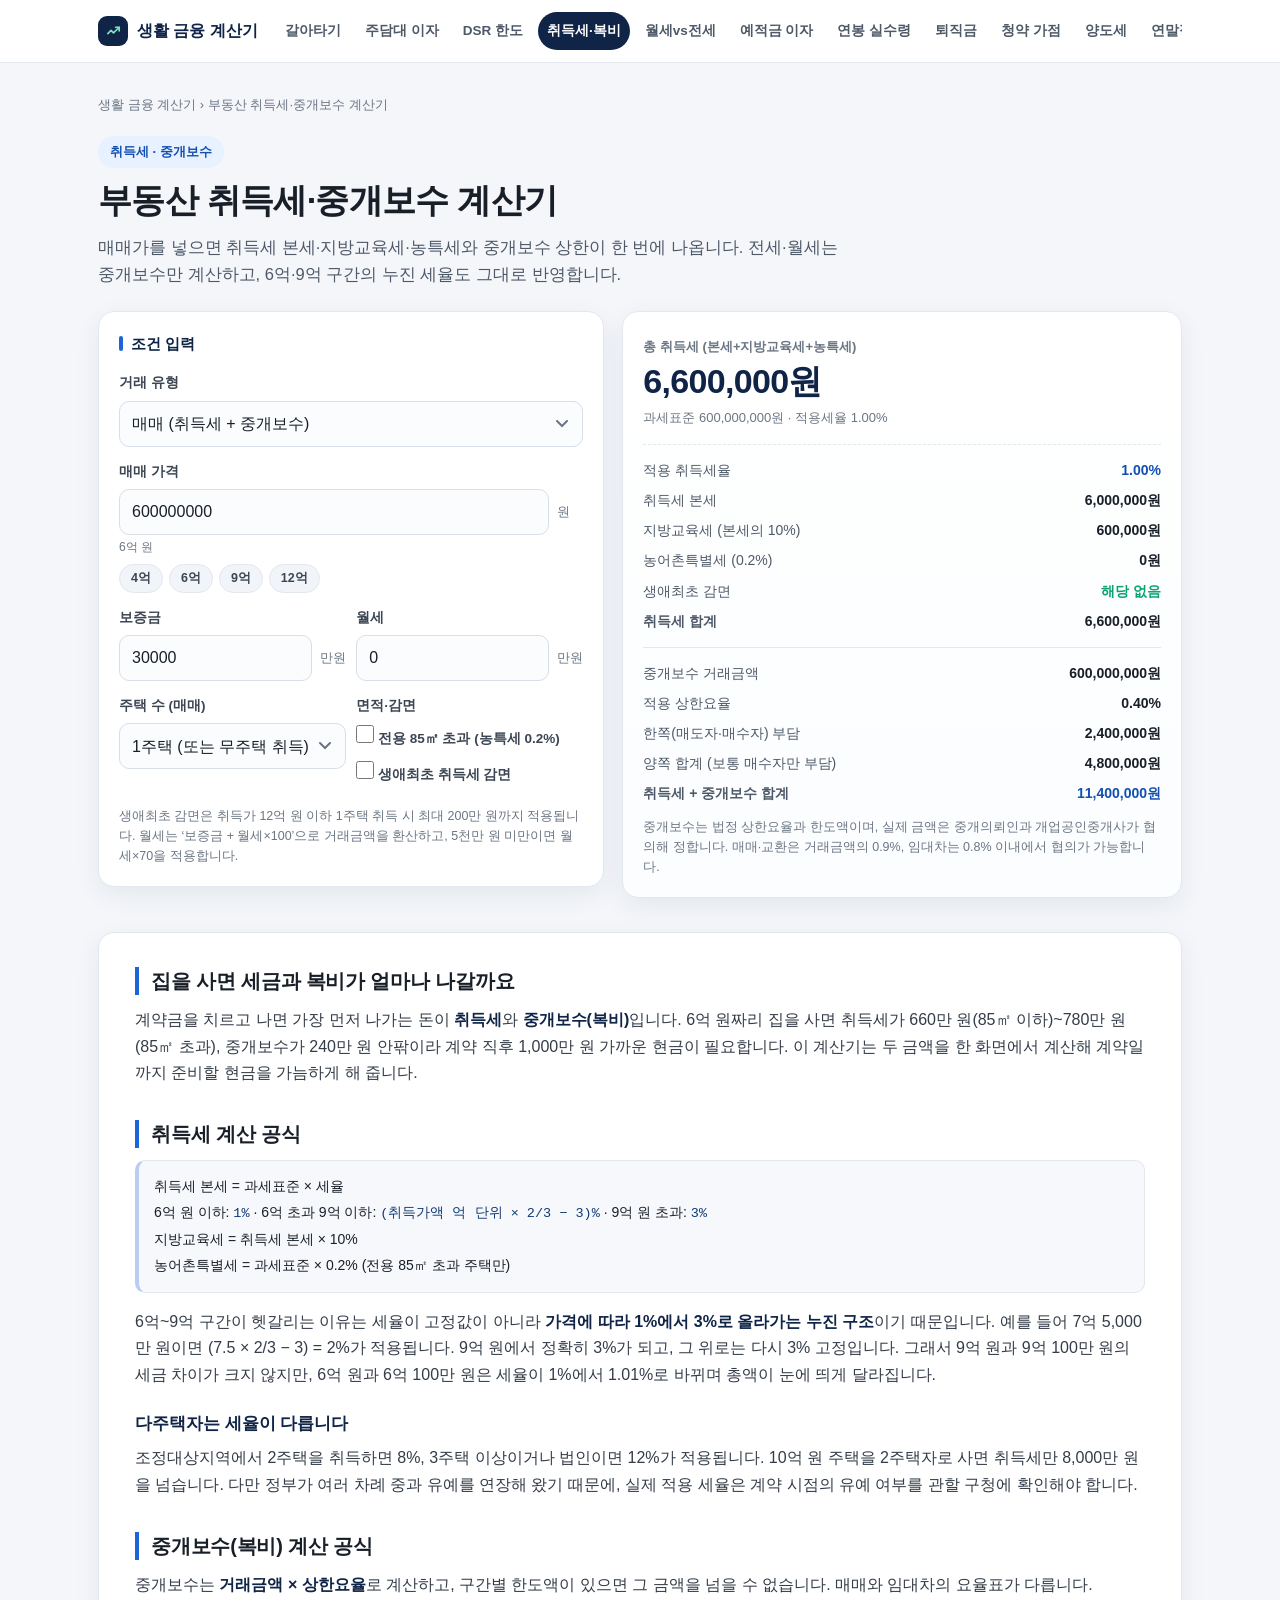
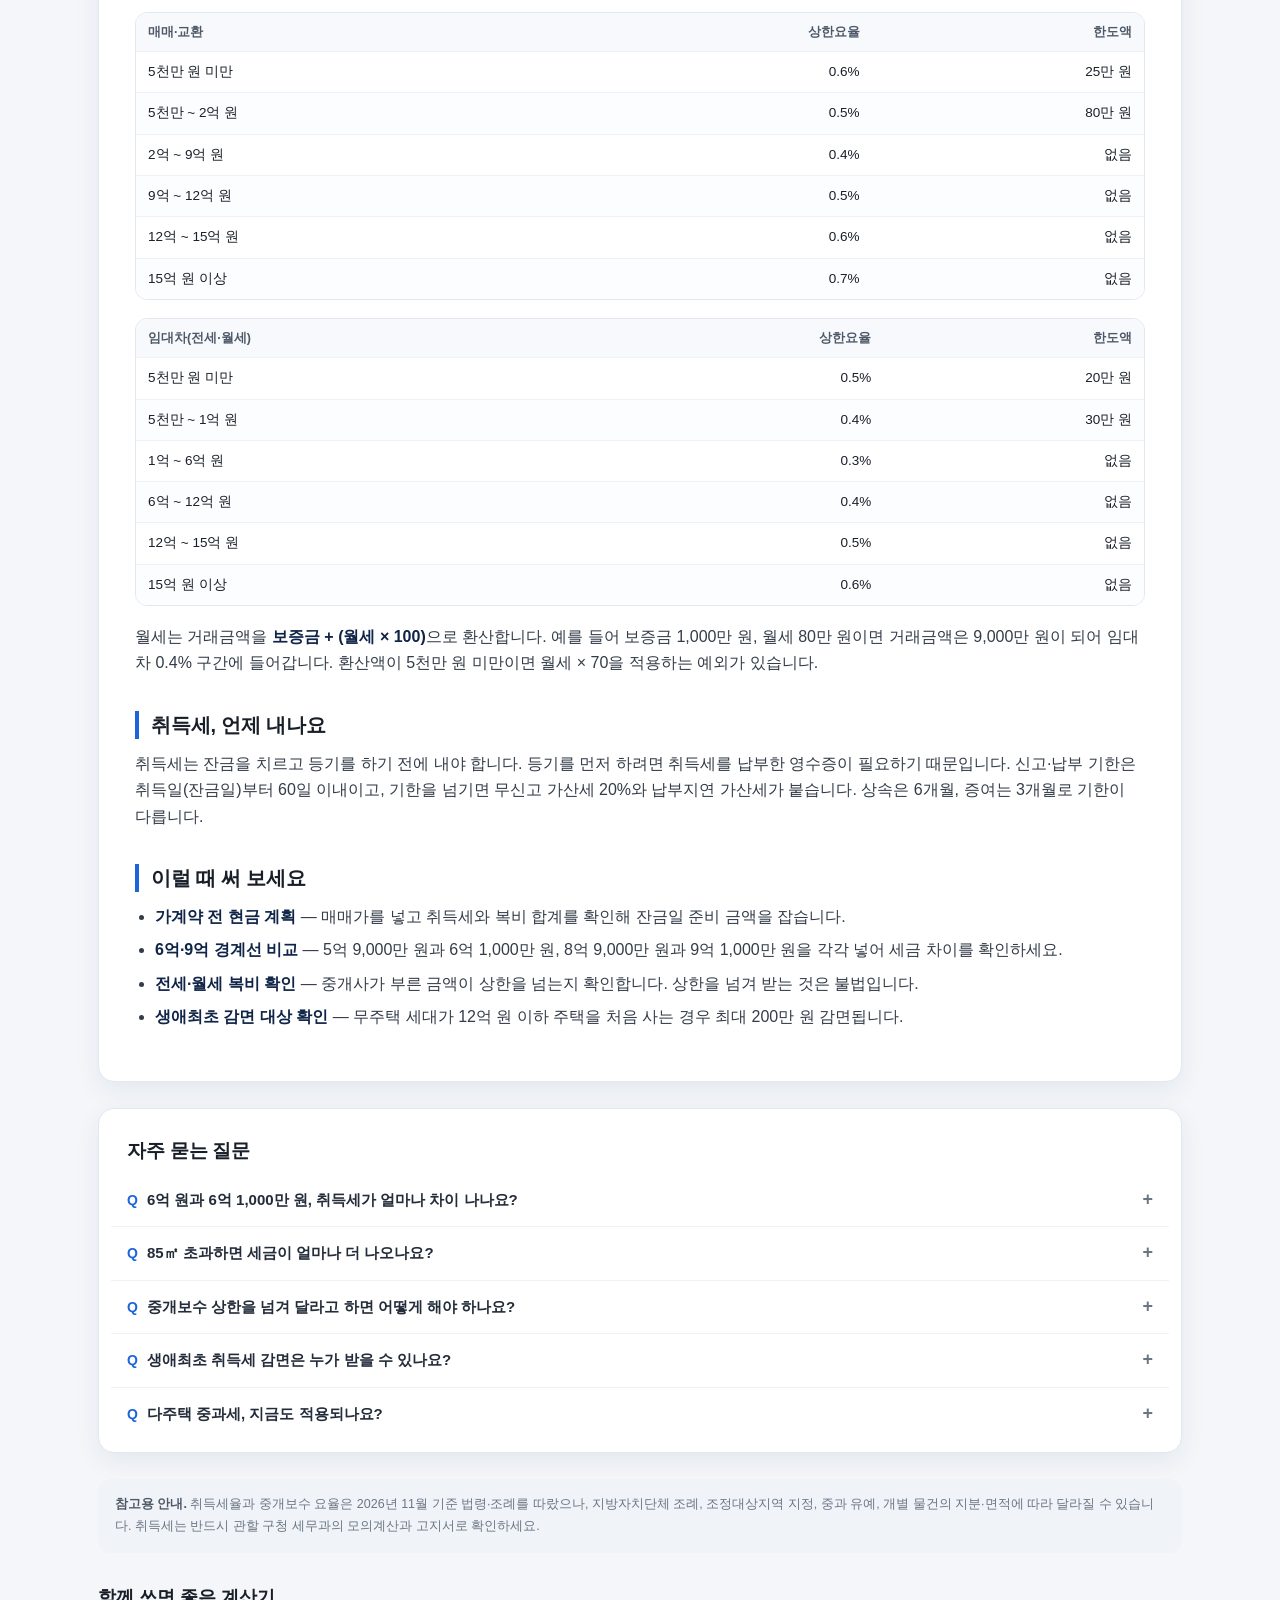
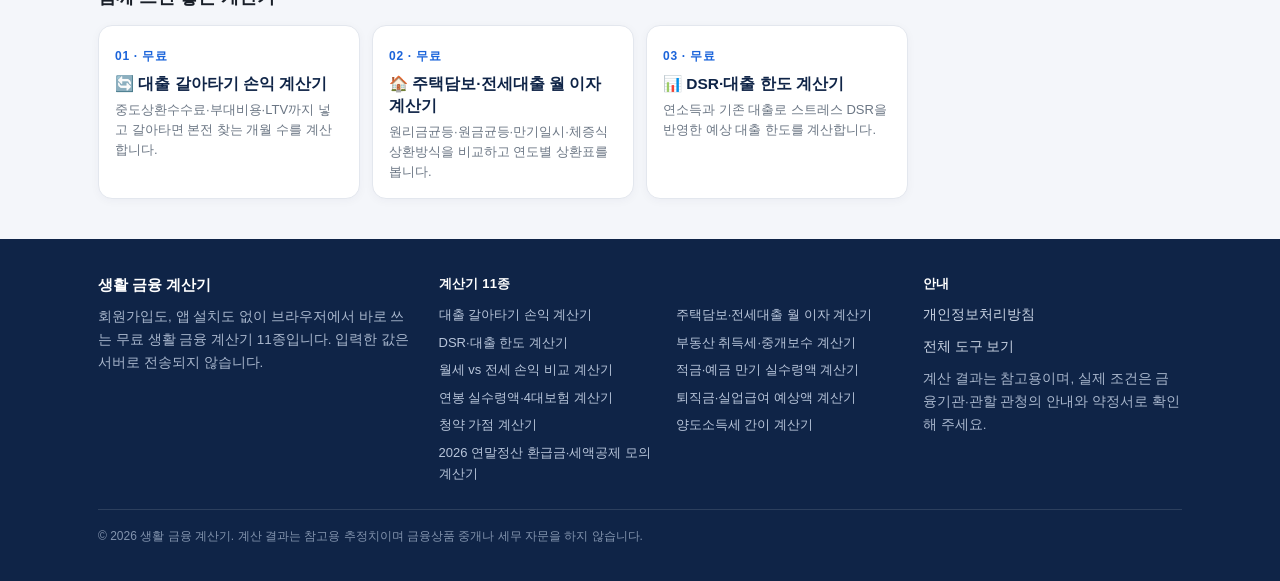
<file: tools/property-tax-fee.html>
<!DOCTYPE html>
<html lang="ko">
<head>
<meta charset="utf-8">
<meta name="viewport" content="width=device-width, initial-scale=1">
<title>부동산 취득세·중개보수(복비) 계산기 | 매매·전세·월세</title>
<meta name="description" content="부동산 매매 취득세(1~3% 누진, 지방교육세, 농어촌특별세)와 중개보수 상한을 계산합니다. 매매·전세·월세, 다주택 중과, 생애최초 감면, 85㎡ 초과 여부를 반영한 무료 계산기입니다.">
<meta name="keywords" content="취득세 계산기, 취득세율, 중개보수 계산기, 복비 계산, 부동산 세금, 지방교육세, 농어촌특별세, 생애최초 취득세 감면, 다주택 취득세">
<meta name="robots" content="index, follow, max-image-preview:large">
<meta name="author" content="생활 금융 계산기">
<meta name="theme-color" content="#0f2447">
<meta name="naver-site-verification" content="0c094f9c82a10c5fcd5292b5a2744684c0ecfee2">
<meta name="google-site-verification" content="ROz-ZBABKqWs14o1I1dBc0h49IidcUGDRy0BjunFj2M">
<link rel="canonical" href="https://dscookie-0422.github.io/tools/property-tax-fee.html">

<meta property="og:type" content="website">
<meta property="og:site_name" content="생활 금융 계산기">
<meta property="og:title" content="부동산 취득세·중개보수(복비) 계산기 | 매매·전세·월세">
<meta property="og:description" content="부동산 매매 취득세(1~3% 누진, 지방교육세, 농어촌특별세)와 중개보수 상한을 계산합니다. 매매·전세·월세, 다주택 중과, 생애최초 감면, 85㎡ 초과 여부를 반영한 무료 계산기입니다.">
<meta property="og:url" content="https://dscookie-0422.github.io/tools/property-tax-fee.html">
<meta property="og:image" content="https://dscookie-0422.github.io/web-ad/og-image.png">
<meta property="og:locale" content="ko_KR">
<meta name="twitter:card" content="summary_large_image">
<meta name="twitter:title" content="부동산 취득세·중개보수(복비) 계산기 | 매매·전세·월세">
<meta name="twitter:description" content="부동산 매매 취득세(1~3% 누진, 지방교육세, 농어촌특별세)와 중개보수 상한을 계산합니다. 매매·전세·월세, 다주택 중과, 생애최초 감면, 85㎡ 초과 여부를 반영한 무료 계산기입니다.">
<meta name="twitter:image" content="https://dscookie-0422.github.io/web-ad/og-image.png">

<link rel="icon" href="data:image/svg+xml,%3Csvg xmlns='http://www.w3.org/2000/svg' viewBox='0 0 64 64'%3E%3Crect width='64' height='64' rx='14' fill='%230f2447'/%3E%3Cpath d='M18 40l10-10 6 6 12-14' stroke='%237ce0bb' stroke-width='5' fill='none' stroke-linecap='round' stroke-linejoin='round'/%3E%3C/svg%3E">
<link rel="stylesheet" href="../assets/site.css">
<script async src="https://pagead2.googlesyndication.com/pagead/js/adsbygoogle.js?client=ca-pub-6285965398350241" crossorigin="anonymous"></script>
<!-- Google tag (gtag.js) -->
<script async src="https://www.googletagmanager.com/gtag/js?id=G-T4MEBSL2R8"></script>
<script>
  window.dataLayer = window.dataLayer || [];
  function gtag(){dataLayer.push(arguments);}
  gtag('js', new Date());
  gtag('config', 'G-T4MEBSL2R8');
</script>
<script type="application/ld+json">
{
  "@context": "https://schema.org",
  "@type": "WebApplication",
  "name": "부동산 취득세·중개보수 계산기",
  "url": "https://dscookie-0422.github.io/tools/property-tax-fee.html",
  "description": "부동산 매매 취득세(1~3% 누진, 지방교육세, 농어촌특별세)와 중개보수 상한을 계산합니다. 매매·전세·월세, 다주택 중과, 생애최초 감면, 85㎡ 초과 여부를 반영한 무료 계산기입니다.",
  "applicationCategory": "FinanceApplication",
  "operatingSystem": "Web",
  "inLanguage": "ko-KR",
  "isAccessibleForFree": true,
  "offers": {
    "@type": "Offer",
    "price": "0",
    "priceCurrency": "KRW"
  },
  "publisher": {
    "@type": "Organization",
    "name": "생활 금융 계산기",
    "url": "https://dscookie-0422.github.io/"
  }
}
</script>
<script type="application/ld+json">
{
  "@context": "https://schema.org",
  "@type": "FAQPage",
  "mainEntity": [
    {
      "@type": "Question",
      "name": "6억 원과 6억 1,000만 원, 취득세가 얼마나 차이 나나요?",
      "acceptedAnswer": {
        "@type": "Answer",
        "text": "6억 원은 1%로 본세 600만 원, 지방교육세 60만 원(85㎡ 초과면 농특세 120만 원 추가)입니다. 6억 1,000만 원은 세율이 약 1.07%로 올라 본세가 650만 원을 넘습니다. 1,000만 원 차이로 세금이 50만 원 이상 달라지므로, 6억 원 근처라면 계약가를 조정할 여지가 있는지 따져 볼 만합니다."
      }
    },
    {
      "@type": "Question",
      "name": "85㎡ 초과하면 세금이 얼마나 더 나오나요?",
      "acceptedAnswer": {
        "@type": "Answer",
        "text": "농어촌특별세 0.2%가 추가됩니다. 6억 원 주택이면 120만 원, 9억 원 주택이면 180만 원이 더 붙습니다. 85㎡ 이하는 취득세 1% + 지방교육세 0.1%로 총 1.1%, 초과하면 1.3%가 됩니다."
      }
    },
    {
      "@type": "Question",
      "name": "중개보수 상한을 넘겨 달라고 하면 어떻게 해야 하나요?",
      "acceptedAnswer": {
        "@type": "Answer",
        "text": "법정 상한요율과 한도액을 넘는 중개보수는 받을 수 없습니다. 초과 요구는 공인중개사법 위반으로, 관할 지자체에 신고할 수 있습니다. 계약 전에 중개보수 금액과 요율을 서면으로 확인받고, 지급 시기(보통 잔금일)도 정확히 적어 두세요."
      }
    },
    {
      "@type": "Question",
      "name": "생애최초 취득세 감면은 누가 받을 수 있나요?",
      "acceptedAnswer": {
        "@type": "Answer",
        "text": "본인과 배우자가 주택을 소유한 적이 없는 세대가 취득가액 12억 원 이하 주택을 처음 취득할 때 최대 200만 원까지 감면됩니다. 취득 후 3개월 이내에 주민등록을 옮기고 3년 이상 거주해야 하며, 기한 내 전입하지 않으면 감면이 취소됩니다. 정확한 요건은 관할 구청 세무과에 확인하세요."
      }
    },
    {
      "@type": "Question",
      "name": "다주택 중과세, 지금도 적용되나요?",
      "acceptedAnswer": {
        "@type": "Answer",
        "text": "법령상 2주택 8%, 3주택 이상·법인 12%의 중과세율이 있습니다. 다만 정부가 중과 유예를 반복 연장해 왔기 때문에 실제 적용 여부는 취득 시점의 유예 조치와 조정대상지역 지정 여부에 따라 달라집니다. 이 계산기의 &lsquo;주택 수&rsquo; 선택은 중과세율이 적용된다고 가정한 값입니다."
      }
    }
  ]
}
</script>
</head>
<body>
<header class="site-header">
  <div class="wrap header-inner">
    <a class="brand" href="../index.html" aria-label="생활 금융 계산기 홈">
      <span class="brand-mark" aria-hidden="true">
        <svg viewBox="0 0 24 24" width="17" height="17" fill="none" stroke="currentColor" stroke-width="2.4" stroke-linecap="round" stroke-linejoin="round"><path d="M4 15l4.5-4.5 3.5 3.5L20 6"/><path d="M20 11V6h-5"/></svg>
      </span>
      <span>생활 금융 계산기</span>
    </a>
    <nav class="tool-nav" aria-label="무료 계산기 11종">
      <a href="https://dscookie-0422.github.io/web-ad/">갈아타기</a>
      <a href="loan-interest.html">주담대 이자</a>
      <a href="dsr-calculator.html">DSR 한도</a>
      <a href="property-tax-fee.html" class="on">취득세·복비</a>
      <a href="rent-vs-jeonse.html">월세vs전세</a>
      <a href="savings-calculator.html">예적금 이자</a>
      <a href="salary-calculator.html">연봉 실수령</a>
      <a href="severance-calculator.html">퇴직금</a>
      <a href="subscription-score.html">청약 가점</a>
      <a href="capital-gains-tax.html">양도세</a>
      <a href="year-end-tax-calculator.html">연말정산</a>
    </nav>
  </div>
</header>
<main>
  <div class="wrap">
    <p class="crumb"><a href="../index.html">생활 금융 계산기</a> &rsaquo; 부동산 취득세·중개보수 계산기</p>
    <div class="page-head">
      <span class="kicker">취득세 · 중개보수</span>
      <h1>부동산 취득세·중개보수 계산기</h1>
      <p class="lede">매매가를 넣으면 취득세 본세·지방교육세·농특세와 중개보수 상한이 한 번에 나옵니다. 전세·월세는 중개보수만 계산하고, 6억·9억 구간의 누진 세율도 그대로 반영합니다.</p>
    </div>

    <section class="calc" aria-label="계산기">
      <form class="panel" id="calc-form" onsubmit="return false;">
        <h2 class="panel-title">조건 입력</h2>
        
<div class="field">
  <label for="trade">거래 유형</label>
  <select id="trade">
    <option value="sale" selected>매매 (취득세 + 중개보수)</option>
    <option value="jeonse">전세 (중개보수만)</option>
    <option value="wolse">월세 (중개보수만)</option>
  </select>
</div>
<div class="field" id="f-price">
  <label for="price">매매 가격</label>
  <div class="input-line"><input id="price" type="number" value="600000000" step="1000000" min="0" inputmode="numeric"><span class="unit">원</span></div>
  <span class="hint" id="price-hint">6억원</span>
  <div class="chips">
    <button type="button" data-set="price" data-val="400000000">4억</button>
    <button type="button" data-set="price" data-val="600000000">6억</button>
    <button type="button" data-set="price" data-val="900000000">9억</button>
    <button type="button" data-set="price" data-val="1200000000">12억</button>
  </div>
</div>
<div class="row-2" id="f-lease">
  <div class="field">
    <label for="deposit">보증금</label>
    <div class="input-line"><input id="deposit" type="number" value="30000" step="100" min="0" inputmode="numeric"><span class="unit">만원</span></div>
  </div>
  <div class="field">
    <label for="monthly">월세</label>
    <div class="input-line"><input id="monthly" type="number" value="0" step="10" min="0" inputmode="numeric"><span class="unit">만원</span></div>
  </div>
</div>
<div class="row-2">
  <div class="field">
    <label for="houses">주택 수 (매매)</label>
    <select id="houses">
      <option value="one" selected>1주택 (또는 무주택 취득)</option>
      <option value="two">2주택 (조정대상지역)</option>
      <option value="three">3주택 이상 · 법인</option>
    </select>
  </div>
  <div class="field">
    <label>면적·감면</label>
    <label class="switch"><input type="checkbox" id="big"> 전용 85㎡ 초과 (농특세 0.2%)</label>
    <label class="switch"><input type="checkbox" id="first"> 생애최초 취득세 감면</label>
  </div>
</div>
<p class="mini">생애최초 감면은 취득가 12억 원 이하 1주택 취득 시 최대 200만 원까지 적용됩니다. 월세는 &lsquo;보증금 + 월세×100&rsquo;으로 거래금액을 환산하고, 5천만 원 미만이면 월세×70을 적용합니다.</p>

      </form>
      <div class="result-panel" id="results" aria-live="polite">
        
<div class="big">
  <span class="lbl" id="r-main-label">총 취득세 (본세+지방교육세+농특세)</span>
  <div class="val" id="r-main">-</div>
  <div class="sub" id="r-main-sub">-</div>
</div>
<dl class="kv">
  <dt>적용 취득세율</dt><dd class="em" id="r-rate">-</dd>
  <dt>취득세 본세</dt><dd id="r-base">-</dd>
  <dt>지방교육세 (본세의 10%)</dt><dd id="r-edu">-</dd>
  <dt>농어촌특별세 (0.2%)</dt><dd id="r-farm">-</dd>
  <dt>생애최초 감면</dt><dd class="good" id="r-reduced">-</dd>
  <dt><strong>취득세 합계</strong></dt><dd><strong id="r-total">-</strong></dd>
</dl>
<div class="divider"></div>
<dl class="kv">
  <dt>중개보수 거래금액</dt><dd id="r-deal">-</dd>
  <dt>적용 상한요율</dt><dd id="r-br-rate">-</dd>
  <dt>한쪽(매도자·매수자) 부담</dt><dd id="r-br-each">-</dd>
  <dt>양쪽 합계 (보통 매수자만 부담)</dt><dd id="r-br-total">-</dd>
  <dt><strong>취득세 + 중개보수 합계</strong></dt><dd><strong class="em" id="r-all">-</strong></dd>
</dl>
<div id="prop-note"></div>
<p class="mini">중개보수는 법정 상한요율과 한도액이며, 실제 금액은 중개의뢰인과 개업공인중개사가 협의해 정합니다. 매매·교환은 거래금액의 0.9%, 임대차는 0.8% 이내에서 협의가 가능합니다.</p>

      </div>
    </section>

    <section class="content">
      
<h2>집을 사면 세금과 복비가 얼마나 나갈까요</h2>
<p>계약금을 치르고 나면 가장 먼저 나가는 돈이 <strong>취득세</strong>와 <strong>중개보수(복비)</strong>입니다. 6억 원짜리 집을 사면 취득세가 660만 원(85㎡ 이하)~780만 원(85㎡ 초과), 중개보수가 240만 원 안팎이라 계약 직후 1,000만 원 가까운 현금이 필요합니다. 이 계산기는 두 금액을 한 화면에서 계산해 계약일까지 준비할 현금을 가늠하게 해 줍니다.</p>

<h2>취득세 계산 공식</h2>
<div class="formula">
  취득세 본세 = 과세표준 × 세율<br>
  6억 원 이하: <code>1%</code> · 6억 초과 9억 이하: <code>(취득가액 억 단위 × 2/3 − 3)%</code> · 9억 원 초과: <code>3%</code><br>
  지방교육세 = 취득세 본세 × 10%<br>
  농어촌특별세 = 과세표준 × 0.2% (전용 85㎡ 초과 주택만)
</div>
<p>6억~9억 구간이 헷갈리는 이유는 세율이 고정값이 아니라 <strong>가격에 따라 1%에서 3%로 올라가는 누진 구조</strong>이기 때문입니다. 예를 들어 7억 5,000만 원이면 (7.5 × 2/3 − 3) = 2%가 적용됩니다. 9억 원에서 정확히 3%가 되고, 그 위로는 다시 3% 고정입니다. 그래서 9억 원과 9억 100만 원의 세금 차이가 크지 않지만, 6억 원과 6억 100만 원은 세율이 1%에서 1.01%로 바뀌며 총액이 눈에 띄게 달라집니다.</p>

<h3>다주택자는 세율이 다릅니다</h3>
<p>조정대상지역에서 2주택을 취득하면 8%, 3주택 이상이거나 법인이면 12%가 적용됩니다. 10억 원 주택을 2주택자로 사면 취득세만 8,000만 원을 넘습니다. 다만 정부가 여러 차례 중과 유예를 연장해 왔기 때문에, 실제 적용 세율은 계약 시점의 유예 여부를 관할 구청에 확인해야 합니다.</p>

<h2>중개보수(복비) 계산 공식</h2>
<p>중개보수는 <strong>거래금액 × 상한요율</strong>로 계산하고, 구간별 한도액이 있으면 그 금액을 넘을 수 없습니다. 매매와 임대차의 요율표가 다릅니다.</p>
<div class="tbl-wrap">
  <table class="tbl">
    <thead><tr><th>매매·교환</th><th>상한요율</th><th>한도액</th></tr></thead>
    <tbody>
      <tr><td>5천만 원 미만</td><td>0.6%</td><td>25만 원</td></tr>
      <tr><td>5천만 ~ 2억 원</td><td>0.5%</td><td>80만 원</td></tr>
      <tr><td>2억 ~ 9억 원</td><td>0.4%</td><td>없음</td></tr>
      <tr><td>9억 ~ 12억 원</td><td>0.5%</td><td>없음</td></tr>
      <tr><td>12억 ~ 15억 원</td><td>0.6%</td><td>없음</td></tr>
      <tr><td>15억 원 이상</td><td>0.7%</td><td>없음</td></tr>
    </tbody>
  </table>
</div>
<div class="tbl-wrap">
  <table class="tbl">
    <thead><tr><th>임대차(전세·월세)</th><th>상한요율</th><th>한도액</th></tr></thead>
    <tbody>
      <tr><td>5천만 원 미만</td><td>0.5%</td><td>20만 원</td></tr>
      <tr><td>5천만 ~ 1억 원</td><td>0.4%</td><td>30만 원</td></tr>
      <tr><td>1억 ~ 6억 원</td><td>0.3%</td><td>없음</td></tr>
      <tr><td>6억 ~ 12억 원</td><td>0.4%</td><td>없음</td></tr>
      <tr><td>12억 ~ 15억 원</td><td>0.5%</td><td>없음</td></tr>
      <tr><td>15억 원 이상</td><td>0.6%</td><td>없음</td></tr>
    </tbody>
  </table>
</div>
<p>월세는 거래금액을 <strong>보증금 + (월세 × 100)</strong>으로 환산합니다. 예를 들어 보증금 1,000만 원, 월세 80만 원이면 거래금액은 9,000만 원이 되어 임대차 0.4% 구간에 들어갑니다. 환산액이 5천만 원 미만이면 월세 × 70을 적용하는 예외가 있습니다.</p>

<h2>취득세, 언제 내나요</h2>
<p>취득세는 잔금을 치르고 등기를 하기 전에 내야 합니다. 등기를 먼저 하려면 취득세를 납부한 영수증이 필요하기 때문입니다. 신고·납부 기한은 취득일(잔금일)부터 60일 이내이고, 기한을 넘기면 무신고 가산세 20%와 납부지연 가산세가 붙습니다. 상속은 6개월, 증여는 3개월로 기한이 다릅니다.</p>

<h2>이럴 때 써 보세요</h2>
<ul>
  <li><strong>가계약 전 현금 계획</strong> — 매매가를 넣고 취득세와 복비 합계를 확인해 잔금일 준비 금액을 잡습니다.</li>
  <li><strong>6억·9억 경계선 비교</strong> — 5억 9,000만 원과 6억 1,000만 원, 8억 9,000만 원과 9억 1,000만 원을 각각 넣어 세금 차이를 확인하세요.</li>
  <li><strong>전세·월세 복비 확인</strong> — 중개사가 부른 금액이 상한을 넘는지 확인합니다. 상한을 넘겨 받는 것은 불법입니다.</li>
  <li><strong>생애최초 감면 대상 확인</strong> — 무주택 세대가 12억 원 이하 주택을 처음 사는 경우 최대 200만 원 감면됩니다.</li>
</ul>

    </section>

    <section class="faq">
      <h2>자주 묻는 질문</h2>
      <details class="qa">
  <summary>6억 원과 6억 1,000만 원, 취득세가 얼마나 차이 나나요?</summary>
  <div class="a"><p>6억 원은 1%로 본세 600만 원, 지방교육세 60만 원(85㎡ 초과면 농특세 120만 원 추가)입니다. 6억 1,000만 원은 세율이 약 1.07%로 올라 본세가 650만 원을 넘습니다. 1,000만 원 차이로 세금이 50만 원 이상 달라지므로, 6억 원 근처라면 계약가를 조정할 여지가 있는지 따져 볼 만합니다.</p></div>
</details>
<details class="qa">
  <summary>85㎡ 초과하면 세금이 얼마나 더 나오나요?</summary>
  <div class="a"><p>농어촌특별세 0.2%가 추가됩니다. 6억 원 주택이면 120만 원, 9억 원 주택이면 180만 원이 더 붙습니다. 85㎡ 이하는 취득세 1% + 지방교육세 0.1%로 총 1.1%, 초과하면 1.3%가 됩니다.</p></div>
</details>
<details class="qa">
  <summary>중개보수 상한을 넘겨 달라고 하면 어떻게 해야 하나요?</summary>
  <div class="a"><p>법정 상한요율과 한도액을 넘는 중개보수는 받을 수 없습니다. 초과 요구는 공인중개사법 위반으로, 관할 지자체에 신고할 수 있습니다. 계약 전에 중개보수 금액과 요율을 서면으로 확인받고, 지급 시기(보통 잔금일)도 정확히 적어 두세요.</p></div>
</details>
<details class="qa">
  <summary>생애최초 취득세 감면은 누가 받을 수 있나요?</summary>
  <div class="a"><p>본인과 배우자가 주택을 소유한 적이 없는 세대가 취득가액 12억 원 이하 주택을 처음 취득할 때 최대 200만 원까지 감면됩니다. 취득 후 3개월 이내에 주민등록을 옮기고 3년 이상 거주해야 하며, 기한 내 전입하지 않으면 감면이 취소됩니다. 정확한 요건은 관할 구청 세무과에 확인하세요.</p></div>
</details>
<details class="qa">
  <summary>다주택 중과세, 지금도 적용되나요?</summary>
  <div class="a"><p>법령상 2주택 8%, 3주택 이상·법인 12%의 중과세율이 있습니다. 다만 정부가 중과 유예를 반복 연장해 왔기 때문에 실제 적용 여부는 취득 시점의 유예 조치와 조정대상지역 지정 여부에 따라 달라집니다. 이 계산기의 &lsquo;주택 수&rsquo; 선택은 중과세율이 적용된다고 가정한 값입니다.</p></div>
</details>
    </section>

    <p class="disclaimer"><strong>참고용 안내.</strong> 취득세율과 중개보수 요율은 2026년 11월 기준 법령·조례를 따랐으나, 지방자치단체 조례, 조정대상지역 지정, 중과 유예, 개별 물건의 지분·면적에 따라 달라질 수 있습니다. 취득세는 반드시 관할 구청 세무과의 모의계산과 고지서로 확인하세요.</p>

    <section class="related">
  <h2>함께 쓰면 좋은 계산기</h2>
  <div class="cards">
    <a class="card" href="https://dscookie-0422.github.io/web-ad/">
  <span class="num">01 · 무료</span>
  <h3>🔄 대출 갈아타기 손익 계산기</h3>
  <p>중도상환수수료·부대비용·LTV까지 넣고 갈아타면 본전 찾는 개월 수를 계산합니다.</p>
</a><a class="card" href="loan-interest.html">
  <span class="num">02 · 무료</span>
  <h3>🏠 주택담보·전세대출 월 이자 계산기</h3>
  <p>원리금균등·원금균등·만기일시·체증식 상환방식을 비교하고 연도별 상환표를 봅니다.</p>
</a><a class="card" href="dsr-calculator.html">
  <span class="num">03 · 무료</span>
  <h3>📊 DSR·대출 한도 계산기</h3>
  <p>연소득과 기존 대출로 스트레스 DSR을 반영한 예상 대출 한도를 계산합니다.</p>
</a>
  </div>
</section>
  </div>
</main>
<footer class="site-footer">
  <div class="wrap">
    <div class="footer-grid">
      <div>
        <span class="brand-foot">생활 금융 계산기</span>
        <p>회원가입도, 앱 설치도 없이 브라우저에서 바로 쓰는 무료 생활 금융 계산기 11종입니다. 입력한 값은 서버로 전송되지 않습니다.</p>
      </div>
      <div>
        <h2>계산기 11종</h2>
        <div class="footer-links">
        <a href="https://dscookie-0422.github.io/web-ad/">대출 갈아타기 손익 계산기</a>
        <a href="loan-interest.html">주택담보·전세대출 월 이자 계산기</a>
        <a href="dsr-calculator.html">DSR·대출 한도 계산기</a>
        <a href="property-tax-fee.html">부동산 취득세·중개보수 계산기</a>
        <a href="rent-vs-jeonse.html">월세 vs 전세 손익 비교 계산기</a>
        <a href="savings-calculator.html">적금·예금 만기 실수령액 계산기</a>
        <a href="salary-calculator.html">연봉 실수령액·4대보험 계산기</a>
        <a href="severance-calculator.html">퇴직금·실업급여 예상액 계산기</a>
        <a href="subscription-score.html">청약 가점 계산기</a>
        <a href="capital-gains-tax.html">양도소득세 간이 계산기</a>
        <a href="year-end-tax-calculator.html">2026 연말정산 환급금·세액공제 모의계산기</a>
        </div>
      </div>
      <div>
        <h2>안내</h2>
        <p><a href="../privacy.html">개인정보처리방침</a></p>
        <p><a href="../index.html">전체 도구 보기</a></p>
        <p>계산 결과는 참고용이며, 실제 조건은 금융기관·관할 관청의 안내와 약정서로 확인해 주세요.</p>
      </div>
    </div>
    <p class="copy">© 2026 생활 금융 계산기. 계산 결과는 참고용 추정치이며 금융상품 중개나 세무 자문을 하지 않습니다.</p>
  </div>
</footer>

<script>

function $(id){return document.getElementById(id);}
function n(id){var el=$(id); if(!el) return 0; var v=String(el.value).replace(/[^0-9.\-]/g,''); var f=parseFloat(v); return isFinite(f)?f:0;}
function won(x){var v=Math.round(x); return (v<0?'-':'')+Math.abs(v).toLocaleString('ko-KR')+'원';}
function num(x){return Math.round(x).toLocaleString('ko-KR');}
function eok(x){ // 원 -> 억/만원 사람이 읽는 형태
  var v=Math.round(x);
  if(v===0) return '0원';
  var neg=v<0; v=Math.abs(v);
  var eok=Math.floor(v/100000000), man=Math.floor((v%100000000)/10000), wonR=v%10000;
  var s='';
  if(eok) s+=eok.toLocaleString('ko-KR')+'억 ';
  if(man) s+=man.toLocaleString('ko-KR')+'만';
  if(!eok&&!man) return (neg?'-':'')+v.toLocaleString('ko-KR')+'원';
  if(wonR) s+=' '+wonR.toLocaleString('ko-KR')+'원';
  else s+='원';
  return (neg?'-':'')+s.trim();
}
function pct(x,d){ if(!isFinite(x)) x=0; var q=Math.pow(10,d==null?1:d); return (Math.round(x*q)/q).toFixed(d==null?1:d); }
function setText(id,txt){var el=$(id); if(el){ if(el.tagName==='INPUT') el.value=txt; else el.textContent=txt; } }
function monthlyPayment(P, annualRate, months){ // 원리금균등 월 납입액
  var i=annualRate/100/12;
  if(months<=0) return 0;
  if(i===0) return P/months;
  return P*i/(1-Math.pow(1+i,-months));
}
function bindCalc(fn){
  document.querySelectorAll('input,select').forEach(function(el){
    el.addEventListener('input',fn); el.addEventListener('change',fn);
  });
  document.querySelectorAll('button[data-set]').forEach(function(b){
    b.addEventListener('click',function(ev){
      ev.preventDefault();
      var el=$(b.getAttribute('data-set'));
      if(el){ el.value=b.getAttribute('data-val'); fn(); }
    });
  });
  fn();
}


function acqRate(price){
  var eok = price/100000000;
  if(eok <= 6) return 1.0;
  if(eok <= 9) return (eok*2/3 - 3);
  return 3.0;
}
function brokerage(amount, trade){
  // trade: 'sale' | 'lease'  -> [상한요율(%), 한도액(원 or 0)]
  var a = amount;
  if(trade==='sale'){
    if(a < 50000000) return [0.6, 250000];
    if(a < 200000000) return [0.5, 800000];
    if(a < 900000000) return [0.4, 0];
    if(a < 1200000000) return [0.5, 0];
    if(a < 1500000000) return [0.6, 0];
    return [0.7, 0];
  }
  if(a < 50000000) return [0.5, 200000];
  if(a < 100000000) return [0.4, 300000];
  if(a < 600000000) return [0.3, 0];
  if(a < 1200000000) return [0.4, 0];
  if(a < 1500000000) return [0.5, 0];
  return [0.6, 0];
}
function calcProp(){
  var trade = $('trade').value;       // sale | jeonse | wolse
  var price = n('price');
  var deposit = n('deposit')*10000, monthly = n('monthly')*10000;
  var houses = $('houses').value;
  var big = $('big').checked;
  var first = $('first').checked;

  var dealAmount = price;
  if(trade!=='sale'){
    dealAmount = deposit + monthly*100;
    if(dealAmount < 50000000) dealAmount = deposit + monthly*70;
  }

  // 취득세 (매매만)
  var rate = 0, taxBase = 0, edu = 0, farm = 0, total = 0, reduced = 0, note = '';
  if(trade==='sale'){
    taxBase = price;
    if(houses==='one'){ rate = acqRate(price); }
    else if(houses==='two'){ rate = 8; }
    else { rate = 12; }
    var base = taxBase*rate/100;
    edu = base*0.1;
    farm = big ? taxBase*0.002 : 0;
    total = base + edu + farm;
    if(first && houses==='one' && price <= 1200000000){
      reduced = Math.min(2000000, total);
      total -= reduced;
    }
    if(houses!=='one') note = '<div class="note warn">다주택 중과세율(2주택 8%, 3주택 이상 12%)을 적용했습니다. 중과 유예 적용 여부와 조정대상지역 지정은 취득 시점에 관할 관청에서 확인해야 합니다.</div>';
  } else {
    note = '<div class="note">전세·월세는 취득세가 발생하지 않습니다(임차인 기준). 아래 중개보수만 확인하세요.</div>';
  }

  var br = brokerage(dealAmount, trade==='sale' ? 'sale' : 'lease');
  var brFee = dealAmount*br[0]/100;
  if(br[1] > 0 && brFee > br[1]) brFee = br[1];
  var brEach = brFee;  // 매도·매수 각각 부담 (임대차는 임대인·임차인 각각)

  setText('price-hint', trade==='sale' ? eok(price) : (eok(dealAmount) + ' 환산'));
  setText('r-main', won(total));
  setText('r-main-label', trade==='sale' ? '총 취득세 (본세+지방교육세+농특세)' : '취득세 없음 (임차인)');
  setText('r-main-sub', trade==='sale' ? ('과세표준 ' + won(taxBase) + ' · 적용세율 ' + pct(rate,2) + '%') : '전세·월세 계약은 취득세 대신 중개보수만 발생합니다');

  setText('r-rate', trade==='sale' ? pct(rate,2)+'%' : '-');
  setText('r-base', trade==='sale' ? won(taxBase*rate/100) : '-');
  setText('r-edu', trade==='sale' ? won(edu) : '-');
  setText('r-farm', trade==='sale' ? won(farm) : '-');
  setText('r-reduced', trade==='sale' ? (reduced>0 ? '-'+won(reduced) : '해당 없음') : '-');
  setText('r-total', won(total));

  setText('r-deal', won(dealAmount));
  setText('r-br-rate', pct(br[0],2)+'%');
  setText('r-br-each', won(brFee) + (br[1]>0 ? ' (한도 ' + num(br[1]) + '원)' : ''));
  setText('r-br-total', won(brFee*2));
  setText('r-all', won(total + brFee*2));
  $('prop-note').innerHTML = note;
}
bindCalc(calcProp);

</script>
</body>
</html>
</file>
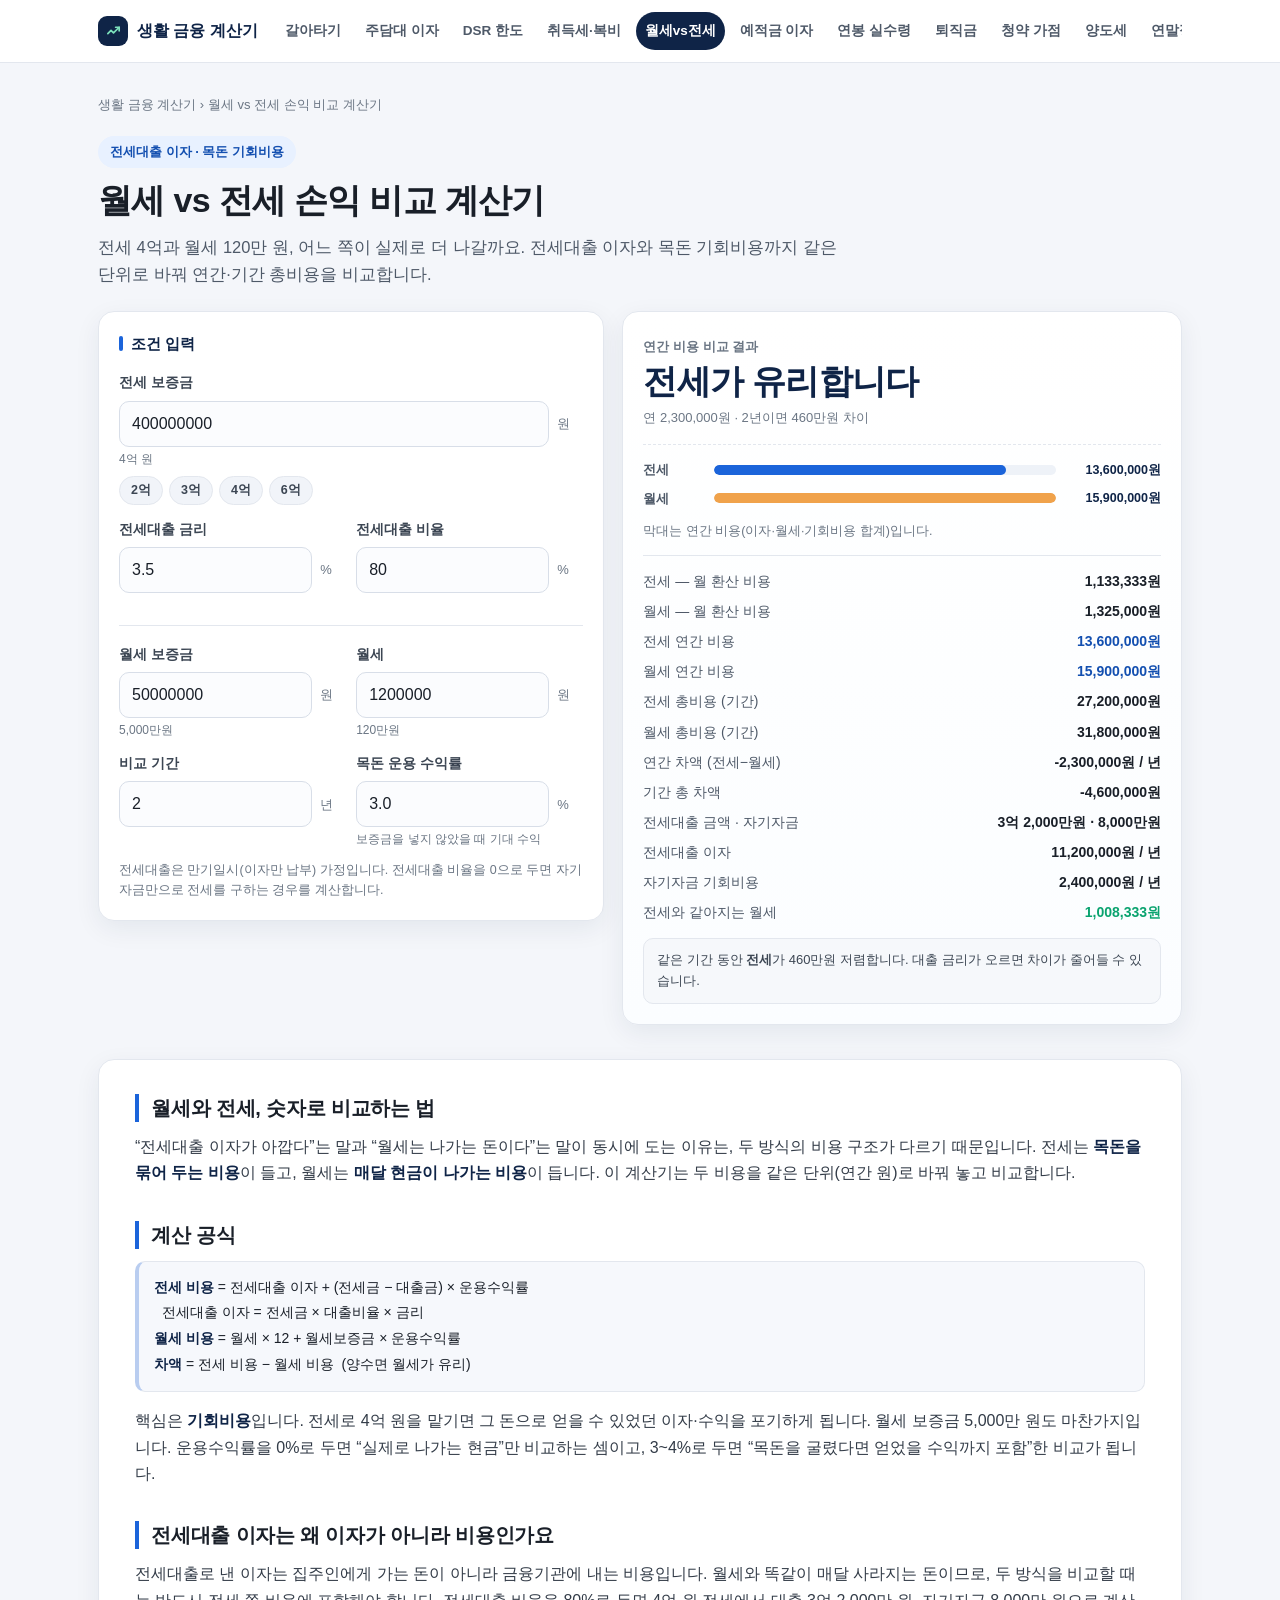
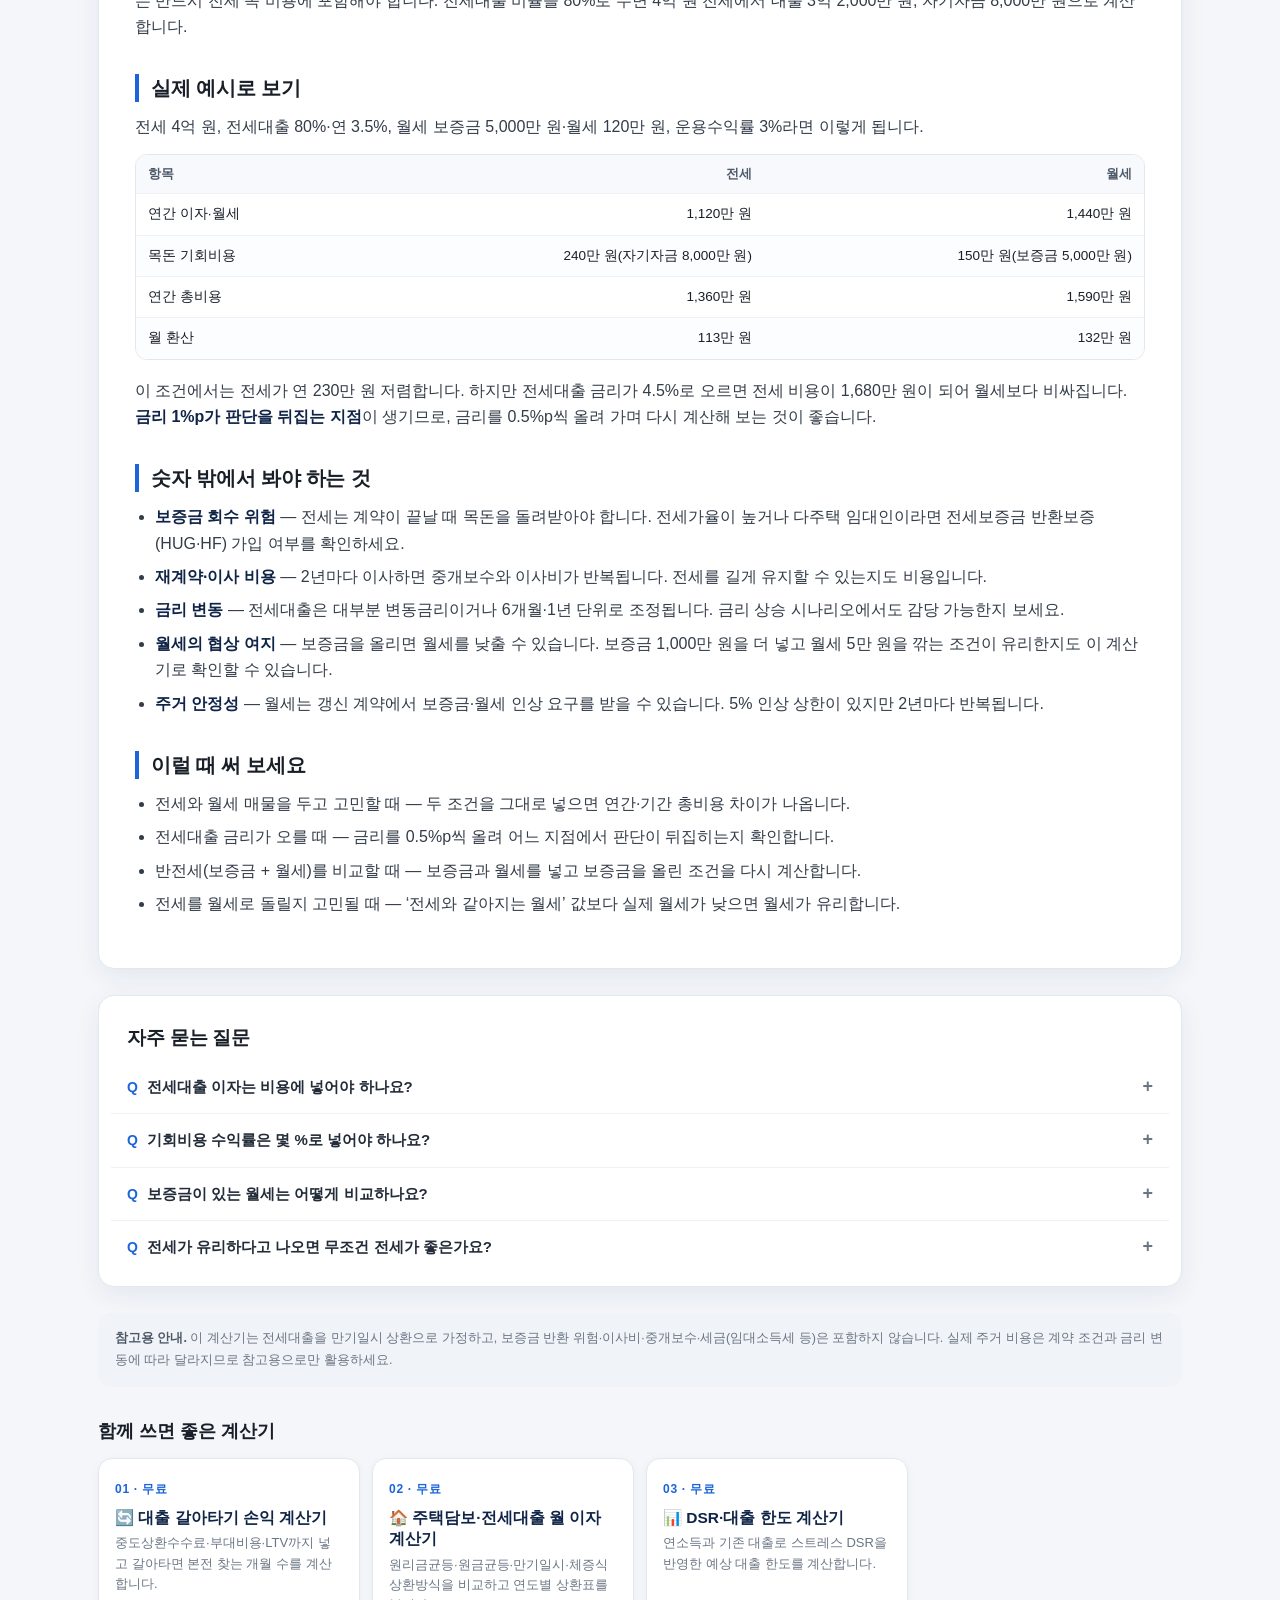
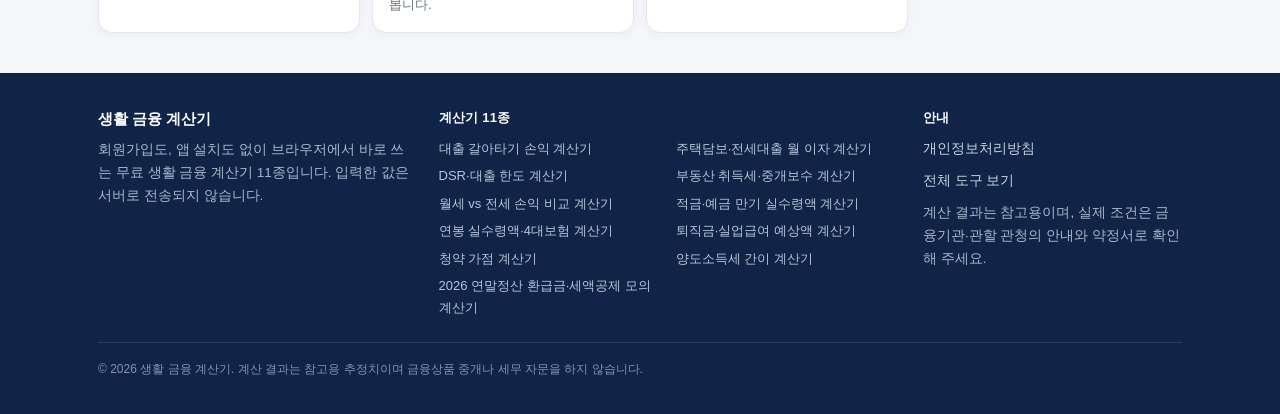
<file: tools/rent-vs-jeonse.html>
<!DOCTYPE html>
<html lang="ko">
<head>
<meta charset="utf-8">
<meta name="viewport" content="width=device-width, initial-scale=1">
<title>월세 vs 전세 손익 비교 계산기 | 전세대출 이자·기회비용</title>
<meta name="description" content="월세와 전세의 실제 비용을 비교합니다. 전세대출 이자와 보증금 기회비용을 반영해 연간 비용, 기간 총비용, 판단이 뒤집히는 월세 수준까지 계산하는 무료 계산기입니다.">
<meta name="keywords" content="월세 전세 비교, 전세 월세 계산기, 전세대출 이자, 기회비용, 반전세 비교, 주거비 계산">
<meta name="robots" content="index, follow, max-image-preview:large">
<meta name="author" content="생활 금융 계산기">
<meta name="theme-color" content="#0f2447">
<meta name="naver-site-verification" content="0c094f9c82a10c5fcd5292b5a2744684c0ecfee2">
<meta name="google-site-verification" content="ROz-ZBABKqWs14o1I1dBc0h49IidcUGDRy0BjunFj2M">
<link rel="canonical" href="https://dscookie-0422.github.io/tools/rent-vs-jeonse.html">

<meta property="og:type" content="website">
<meta property="og:site_name" content="생활 금융 계산기">
<meta property="og:title" content="월세 vs 전세 손익 비교 계산기 | 전세대출 이자·기회비용">
<meta property="og:description" content="월세와 전세의 실제 비용을 비교합니다. 전세대출 이자와 보증금 기회비용을 반영해 연간 비용, 기간 총비용, 판단이 뒤집히는 월세 수준까지 계산하는 무료 계산기입니다.">
<meta property="og:url" content="https://dscookie-0422.github.io/tools/rent-vs-jeonse.html">
<meta property="og:image" content="https://dscookie-0422.github.io/web-ad/og-image.png">
<meta property="og:locale" content="ko_KR">
<meta name="twitter:card" content="summary_large_image">
<meta name="twitter:title" content="월세 vs 전세 손익 비교 계산기 | 전세대출 이자·기회비용">
<meta name="twitter:description" content="월세와 전세의 실제 비용을 비교합니다. 전세대출 이자와 보증금 기회비용을 반영해 연간 비용, 기간 총비용, 판단이 뒤집히는 월세 수준까지 계산하는 무료 계산기입니다.">
<meta name="twitter:image" content="https://dscookie-0422.github.io/web-ad/og-image.png">

<link rel="icon" href="data:image/svg+xml,%3Csvg xmlns='http://www.w3.org/2000/svg' viewBox='0 0 64 64'%3E%3Crect width='64' height='64' rx='14' fill='%230f2447'/%3E%3Cpath d='M18 40l10-10 6 6 12-14' stroke='%237ce0bb' stroke-width='5' fill='none' stroke-linecap='round' stroke-linejoin='round'/%3E%3C/svg%3E">
<link rel="stylesheet" href="../assets/site.css">
<script async src="https://pagead2.googlesyndication.com/pagead/js/adsbygoogle.js?client=ca-pub-6285965398350241" crossorigin="anonymous"></script>
<!-- Google tag (gtag.js) -->
<script async src="https://www.googletagmanager.com/gtag/js?id=G-T4MEBSL2R8"></script>
<script>
  window.dataLayer = window.dataLayer || [];
  function gtag(){dataLayer.push(arguments);}
  gtag('js', new Date());
  gtag('config', 'G-T4MEBSL2R8');
</script>
<script type="application/ld+json">
{
  "@context": "https://schema.org",
  "@type": "WebApplication",
  "name": "월세 vs 전세 손익 비교 계산기",
  "url": "https://dscookie-0422.github.io/tools/rent-vs-jeonse.html",
  "description": "월세와 전세의 실제 비용을 비교합니다. 전세대출 이자와 보증금 기회비용을 반영해 연간 비용, 기간 총비용, 판단이 뒤집히는 월세 수준까지 계산하는 무료 계산기입니다.",
  "applicationCategory": "FinanceApplication",
  "operatingSystem": "Web",
  "inLanguage": "ko-KR",
  "isAccessibleForFree": true,
  "offers": {
    "@type": "Offer",
    "price": "0",
    "priceCurrency": "KRW"
  },
  "publisher": {
    "@type": "Organization",
    "name": "생활 금융 계산기",
    "url": "https://dscookie-0422.github.io/"
  }
}
</script>
<script type="application/ld+json">
{
  "@context": "https://schema.org",
  "@type": "FAQPage",
  "mainEntity": [
    {
      "@type": "Question",
      "name": "전세대출 이자는 비용에 넣어야 하나요?",
      "acceptedAnswer": {
        "@type": "Answer",
        "text": "넣어야 합니다. 전세대출 이자는 매달 금융기관에 나가는 현금이라 월세와 성격이 같습니다. 이자를 빼고 비교하면 전세가 실제보다 싸게 보입니다. 이 계산기는 전세대출 이자와 자기자금 기회비용을 모두 전세 비용에 포함합니다."
      }
    },
    {
      "@type": "Question",
      "name": "기회비용 수익률은 몇 %로 넣어야 하나요?",
      "acceptedAnswer": {
        "@type": "Answer",
        "text": "목돈을 실제로 어디에 둘지에 맞춰 넣으세요. 예금·적금이면 연 3% 안팎, 채권·배당주면 4~5%, 그냥 통장에 두면 0%입니다. 수익률을 높게 잡을수록 전세 비용이 커져 월세가 유리하게 나옵니다. 0%와 4% 두 가지로 각각 계산해 보면 판단이 흔들리지 않습니다."
      }
    },
    {
      "@type": "Question",
      "name": "보증금이 있는 월세는 어떻게 비교하나요?",
      "acceptedAnswer": {
        "@type": "Answer",
        "text": "월세 보증금도 목돈이 묶이는 것이므로 기회비용에 포함합니다. 보증금 5,000만 원, 월세 120만 원, 수익률 3%라면 연간 비용은 1,440만 원 + 150만 원 = 1,590만 원입니다. 보증금을 올려 월세를 낮춘 조건도 같은 방식으로 넣어 비교하세요."
      }
    },
    {
      "@type": "Question",
      "name": "전세가 유리하다고 나오면 무조건 전세가 좋은가요?",
      "acceptedAnswer": {
        "@type": "Answer",
        "text": "숫자는 비용만 봅니다. 전세는 계약 종료 시 보증금을 돌려받아야 하고, 집주인의 반환 능력에 따라 위험이 생깁니다. 전세가율이 80%를 넘거나 임대인이 다주택자라면 전세보증금 반환보증 가입을 확인하세요. 월세는 매달 현금이 나가지만 보증금 위험이 작고 이사가 자유롭다는 장점이 있습니다."
      }
    }
  ]
}
</script>
</head>
<body>
<header class="site-header">
  <div class="wrap header-inner">
    <a class="brand" href="../index.html" aria-label="생활 금융 계산기 홈">
      <span class="brand-mark" aria-hidden="true">
        <svg viewBox="0 0 24 24" width="17" height="17" fill="none" stroke="currentColor" stroke-width="2.4" stroke-linecap="round" stroke-linejoin="round"><path d="M4 15l4.5-4.5 3.5 3.5L20 6"/><path d="M20 11V6h-5"/></svg>
      </span>
      <span>생활 금융 계산기</span>
    </a>
    <nav class="tool-nav" aria-label="무료 계산기 11종">
      <a href="https://dscookie-0422.github.io/web-ad/">갈아타기</a>
      <a href="loan-interest.html">주담대 이자</a>
      <a href="dsr-calculator.html">DSR 한도</a>
      <a href="property-tax-fee.html">취득세·복비</a>
      <a href="rent-vs-jeonse.html" class="on">월세vs전세</a>
      <a href="savings-calculator.html">예적금 이자</a>
      <a href="salary-calculator.html">연봉 실수령</a>
      <a href="severance-calculator.html">퇴직금</a>
      <a href="subscription-score.html">청약 가점</a>
      <a href="capital-gains-tax.html">양도세</a>
      <a href="year-end-tax-calculator.html">연말정산</a>
    </nav>
  </div>
</header>
<main>
  <div class="wrap">
    <p class="crumb"><a href="../index.html">생활 금융 계산기</a> &rsaquo; 월세 vs 전세 손익 비교 계산기</p>
    <div class="page-head">
      <span class="kicker">전세대출 이자 · 목돈 기회비용</span>
      <h1>월세 vs 전세 손익 비교 계산기</h1>
      <p class="lede">전세 4억과 월세 120만 원, 어느 쪽이 실제로 더 나갈까요. 전세대출 이자와 목돈 기회비용까지 같은 단위로 바꿔 연간·기간 총비용을 비교합니다.</p>
    </div>

    <section class="calc" aria-label="계산기">
      <form class="panel" id="calc-form" onsubmit="return false;">
        <h2 class="panel-title">조건 입력</h2>
        
<div class="field">
  <label for="j-price">전세 보증금</label>
  <div class="input-line"><input id="j-price" type="number" value="400000000" step="1000000" min="0" inputmode="numeric"><span class="unit">원</span></div>
  <span class="hint" id="j-hint">4억원</span>
  <div class="chips">
    <button type="button" data-set="j-price" data-val="200000000">2억</button>
    <button type="button" data-set="j-price" data-val="300000000">3억</button>
    <button type="button" data-set="j-price" data-val="400000000">4억</button>
    <button type="button" data-set="j-price" data-val="600000000">6억</button>
  </div>
</div>
<div class="row-2">
  <div class="field">
    <label for="j-rate">전세대출 금리</label>
    <div class="input-line"><input id="j-rate" type="number" value="3.5" step="0.01" min="0" max="20" inputmode="decimal"><span class="unit">%</span></div>
  </div>
  <div class="field">
    <label for="j-ratio">전세대출 비율</label>
    <div class="input-line"><input id="j-ratio" type="number" value="80" step="5" min="0" max="100" inputmode="numeric"><span class="unit">%</span></div>
  </div>
</div>
<div class="divider" style="margin:18px 0"></div>
<div class="row-2">
  <div class="field">
    <label for="w-deposit">월세 보증금</label>
    <div class="input-line"><input id="w-deposit" type="number" value="50000000" step="1000000" min="0" inputmode="numeric"><span class="unit">원</span></div>
    <span class="hint" id="wd-hint">5,000만원</span>
  </div>
  <div class="field">
    <label for="w-rent">월세</label>
    <div class="input-line"><input id="w-rent" type="number" value="1200000" step="10000" min="0" inputmode="numeric"><span class="unit">원</span></div>
    <span class="hint" id="wr-hint">120만원</span>
  </div>
</div>
<div class="row-2">
  <div class="field">
    <label for="years">비교 기간</label>
    <div class="input-line"><input id="years" type="number" value="2" step="1" min="1" max="10" inputmode="numeric"><span class="unit">년</span></div>
  </div>
  <div class="field">
    <label for="yield">목돈 운용 수익률</label>
    <div class="input-line"><input id="yield" type="number" value="3.0" step="0.1" min="0" max="20" inputmode="decimal"><span class="unit">%</span></div>
    <span class="hint">보증금을 넣지 않았을 때 기대 수익</span>
  </div>
</div>
<p class="mini">전세대출은 만기일시(이자만 납부) 가정입니다. 전세대출 비율을 0으로 두면 자기 자금만으로 전세를 구하는 경우를 계산합니다.</p>

      </form>
      <div class="result-panel" id="results" aria-live="polite">
        
<div class="big">
  <span class="lbl" id="r-main-label">연간 비용 비교 결과</span>
  <div class="val" id="r-main">-</div>
  <div class="sub" id="r-main-sub">-</div>
</div>
<div class="bar-rows">
  <div class="bar-row"><span class="bar-k">전세</span><div class="bar-track"><span class="bar-fill fill-j" id="bar-j"></span></div><span class="bar-v" id="bar-j-val">-</span></div>
  <div class="bar-row"><span class="bar-k">월세</span><div class="bar-track"><span class="bar-fill fill-w" id="bar-w"></span></div><span class="bar-v" id="bar-w-val">-</span></div>
</div>
<p class="mini">막대는 연간 비용(이자·월세·기회비용 합계)입니다.</p>
<div class="divider"></div>
<dl class="kv">
  <dt>전세 — 월 환산 비용</dt><dd id="r-j-month">-</dd>
  <dt>월세 — 월 환산 비용</dt><dd id="r-w-month">-</dd>
  <dt>전세 연간 비용</dt><dd class="em" id="r-j-year">-</dd>
  <dt>월세 연간 비용</dt><dd class="em" id="r-w-year">-</dd>
  <dt>전세 총비용 (기간)</dt><dd id="r-j-total">-</dd>
  <dt>월세 총비용 (기간)</dt><dd id="r-w-total">-</dd>
  <dt>연간 차액 (전세−월세)</dt><dd id="r-diff">-</dd>
  <dt>기간 총 차액</dt><dd><strong id="r-diff-total">-</strong></dd>
  <dt>전세대출 금액 · 자기자금</dt><dd><span id="r-loan">-</span> · <span id="r-cash">-</span></dd>
  <dt>전세대출 이자</dt><dd id="r-j-int">-</dd>
  <dt>자기자금 기회비용</dt><dd id="r-j-opp">-</dd>
  <dt>전세와 같아지는 월세</dt><dd class="good" id="r-breakeven">-</dd>
</dl>
<div id="rent-note"></div>

      </div>
    </section>

    <section class="content">
      
<h2>월세와 전세, 숫자로 비교하는 법</h2>
<p>&ldquo;전세대출 이자가 아깝다&rdquo;는 말과 &ldquo;월세는 나가는 돈이다&rdquo;는 말이 동시에 도는 이유는, 두 방식의 비용 구조가 다르기 때문입니다. 전세는 <strong>목돈을 묶어 두는 비용</strong>이 들고, 월세는 <strong>매달 현금이 나가는 비용</strong>이 듭니다. 이 계산기는 두 비용을 같은 단위(연간 원)로 바꿔 놓고 비교합니다.</p>

<h2>계산 공식</h2>
<div class="formula">
  <strong>전세 비용</strong> = 전세대출 이자 + (전세금 − 대출금) × 운용수익률<br>
  &nbsp;&nbsp;전세대출 이자 = 전세금 × 대출비율 × 금리<br>
  <strong>월세 비용</strong> = 월세 × 12 + 월세보증금 × 운용수익률<br>
  <strong>차액</strong> = 전세 비용 − 월세 비용 &nbsp;(양수면 월세가 유리)
</div>
<p>핵심은 <strong>기회비용</strong>입니다. 전세로 4억 원을 맡기면 그 돈으로 얻을 수 있었던 이자·수익을 포기하게 됩니다. 월세 보증금 5,000만 원도 마찬가지입니다. 운용수익률을 0%로 두면 &ldquo;실제로 나가는 현금&rdquo;만 비교하는 셈이고, 3~4%로 두면 &ldquo;목돈을 굴렸다면 얻었을 수익까지 포함&rdquo;한 비교가 됩니다.</p>

<h2>전세대출 이자는 왜 이자가 아니라 비용인가요</h2>
<p>전세대출로 낸 이자는 집주인에게 가는 돈이 아니라 금융기관에 내는 비용입니다. 월세와 똑같이 매달 사라지는 돈이므로, 두 방식을 비교할 때는 반드시 전세 쪽 비용에 포함해야 합니다. 전세대출 비율을 80%로 두면 4억 원 전세에서 대출 3억 2,000만 원, 자기자금 8,000만 원으로 계산합니다.</p>

<h2>실제 예시로 보기</h2>
<p>전세 4억 원, 전세대출 80%·연 3.5%, 월세 보증금 5,000만 원·월세 120만 원, 운용수익률 3%라면 이렇게 됩니다.</p>
<div class="tbl-wrap">
  <table class="tbl">
    <thead><tr><th>항목</th><th>전세</th><th>월세</th></tr></thead>
    <tbody>
      <tr><td>연간 이자·월세</td><td>1,120만 원</td><td>1,440만 원</td></tr>
      <tr><td>목돈 기회비용</td><td>240만 원(자기자금 8,000만 원)</td><td>150만 원(보증금 5,000만 원)</td></tr>
      <tr><td>연간 총비용</td><td>1,360만 원</td><td>1,590만 원</td></tr>
      <tr><td>월 환산</td><td>113만 원</td><td>132만 원</td></tr>
    </tbody>
  </table>
</div>
<p>이 조건에서는 전세가 연 230만 원 저렴합니다. 하지만 전세대출 금리가 4.5%로 오르면 전세 비용이 1,680만 원이 되어 월세보다 비싸집니다. <strong>금리 1%p가 판단을 뒤집는 지점</strong>이 생기므로, 금리를 0.5%p씩 올려 가며 다시 계산해 보는 것이 좋습니다.</p>

<h2>숫자 밖에서 봐야 하는 것</h2>
<ul>
  <li><strong>보증금 회수 위험</strong> — 전세는 계약이 끝날 때 목돈을 돌려받아야 합니다. 전세가율이 높거나 다주택 임대인이라면 전세보증금 반환보증(HUG·HF) 가입 여부를 확인하세요.</li>
  <li><strong>재계약·이사 비용</strong> — 2년마다 이사하면 중개보수와 이사비가 반복됩니다. 전세를 길게 유지할 수 있는지도 비용입니다.</li>
  <li><strong>금리 변동</strong> — 전세대출은 대부분 변동금리이거나 6개월·1년 단위로 조정됩니다. 금리 상승 시나리오에서도 감당 가능한지 보세요.</li>
  <li><strong>월세의 협상 여지</strong> — 보증금을 올리면 월세를 낮출 수 있습니다. 보증금 1,000만 원을 더 넣고 월세 5만 원을 깎는 조건이 유리한지도 이 계산기로 확인할 수 있습니다.</li>
  <li><strong>주거 안정성</strong> — 월세는 갱신 계약에서 보증금·월세 인상 요구를 받을 수 있습니다. 5% 인상 상한이 있지만 2년마다 반복됩니다.</li>
</ul>

<h2>이럴 때 써 보세요</h2>
<ul>
  <li>전세와 월세 매물을 두고 고민할 때 — 두 조건을 그대로 넣으면 연간·기간 총비용 차이가 나옵니다.</li>
  <li>전세대출 금리가 오를 때 — 금리를 0.5%p씩 올려 어느 지점에서 판단이 뒤집히는지 확인합니다.</li>
  <li>반전세(보증금 + 월세)를 비교할 때 — 보증금과 월세를 넣고 보증금을 올린 조건을 다시 계산합니다.</li>
  <li>전세를 월세로 돌릴지 고민될 때 — &lsquo;전세와 같아지는 월세&rsquo; 값보다 실제 월세가 낮으면 월세가 유리합니다.</li>
</ul>

    </section>

    <section class="faq">
      <h2>자주 묻는 질문</h2>
      <details class="qa">
  <summary>전세대출 이자는 비용에 넣어야 하나요?</summary>
  <div class="a"><p>넣어야 합니다. 전세대출 이자는 매달 금융기관에 나가는 현금이라 월세와 성격이 같습니다. 이자를 빼고 비교하면 전세가 실제보다 싸게 보입니다. 이 계산기는 전세대출 이자와 자기자금 기회비용을 모두 전세 비용에 포함합니다.</p></div>
</details>
<details class="qa">
  <summary>기회비용 수익률은 몇 %로 넣어야 하나요?</summary>
  <div class="a"><p>목돈을 실제로 어디에 둘지에 맞춰 넣으세요. 예금·적금이면 연 3% 안팎, 채권·배당주면 4~5%, 그냥 통장에 두면 0%입니다. 수익률을 높게 잡을수록 전세 비용이 커져 월세가 유리하게 나옵니다. 0%와 4% 두 가지로 각각 계산해 보면 판단이 흔들리지 않습니다.</p></div>
</details>
<details class="qa">
  <summary>보증금이 있는 월세는 어떻게 비교하나요?</summary>
  <div class="a"><p>월세 보증금도 목돈이 묶이는 것이므로 기회비용에 포함합니다. 보증금 5,000만 원, 월세 120만 원, 수익률 3%라면 연간 비용은 1,440만 원 + 150만 원 = 1,590만 원입니다. 보증금을 올려 월세를 낮춘 조건도 같은 방식으로 넣어 비교하세요.</p></div>
</details>
<details class="qa">
  <summary>전세가 유리하다고 나오면 무조건 전세가 좋은가요?</summary>
  <div class="a"><p>숫자는 비용만 봅니다. 전세는 계약 종료 시 보증금을 돌려받아야 하고, 집주인의 반환 능력에 따라 위험이 생깁니다. 전세가율이 80%를 넘거나 임대인이 다주택자라면 전세보증금 반환보증 가입을 확인하세요. 월세는 매달 현금이 나가지만 보증금 위험이 작고 이사가 자유롭다는 장점이 있습니다.</p></div>
</details>
    </section>

    <p class="disclaimer"><strong>참고용 안내.</strong> 이 계산기는 전세대출을 만기일시 상환으로 가정하고, 보증금 반환 위험·이사비·중개보수·세금(임대소득세 등)은 포함하지 않습니다. 실제 주거 비용은 계약 조건과 금리 변동에 따라 달라지므로 참고용으로만 활용하세요.</p>

    <section class="related">
  <h2>함께 쓰면 좋은 계산기</h2>
  <div class="cards">
    <a class="card" href="https://dscookie-0422.github.io/web-ad/">
  <span class="num">01 · 무료</span>
  <h3>🔄 대출 갈아타기 손익 계산기</h3>
  <p>중도상환수수료·부대비용·LTV까지 넣고 갈아타면 본전 찾는 개월 수를 계산합니다.</p>
</a><a class="card" href="loan-interest.html">
  <span class="num">02 · 무료</span>
  <h3>🏠 주택담보·전세대출 월 이자 계산기</h3>
  <p>원리금균등·원금균등·만기일시·체증식 상환방식을 비교하고 연도별 상환표를 봅니다.</p>
</a><a class="card" href="dsr-calculator.html">
  <span class="num">03 · 무료</span>
  <h3>📊 DSR·대출 한도 계산기</h3>
  <p>연소득과 기존 대출로 스트레스 DSR을 반영한 예상 대출 한도를 계산합니다.</p>
</a>
  </div>
</section>
  </div>
</main>
<footer class="site-footer">
  <div class="wrap">
    <div class="footer-grid">
      <div>
        <span class="brand-foot">생활 금융 계산기</span>
        <p>회원가입도, 앱 설치도 없이 브라우저에서 바로 쓰는 무료 생활 금융 계산기 11종입니다. 입력한 값은 서버로 전송되지 않습니다.</p>
      </div>
      <div>
        <h2>계산기 11종</h2>
        <div class="footer-links">
        <a href="https://dscookie-0422.github.io/web-ad/">대출 갈아타기 손익 계산기</a>
        <a href="loan-interest.html">주택담보·전세대출 월 이자 계산기</a>
        <a href="dsr-calculator.html">DSR·대출 한도 계산기</a>
        <a href="property-tax-fee.html">부동산 취득세·중개보수 계산기</a>
        <a href="rent-vs-jeonse.html">월세 vs 전세 손익 비교 계산기</a>
        <a href="savings-calculator.html">적금·예금 만기 실수령액 계산기</a>
        <a href="salary-calculator.html">연봉 실수령액·4대보험 계산기</a>
        <a href="severance-calculator.html">퇴직금·실업급여 예상액 계산기</a>
        <a href="subscription-score.html">청약 가점 계산기</a>
        <a href="capital-gains-tax.html">양도소득세 간이 계산기</a>
        <a href="year-end-tax-calculator.html">2026 연말정산 환급금·세액공제 모의계산기</a>
        </div>
      </div>
      <div>
        <h2>안내</h2>
        <p><a href="../privacy.html">개인정보처리방침</a></p>
        <p><a href="../index.html">전체 도구 보기</a></p>
        <p>계산 결과는 참고용이며, 실제 조건은 금융기관·관할 관청의 안내와 약정서로 확인해 주세요.</p>
      </div>
    </div>
    <p class="copy">© 2026 생활 금융 계산기. 계산 결과는 참고용 추정치이며 금융상품 중개나 세무 자문을 하지 않습니다.</p>
  </div>
</footer>

<script>

function $(id){return document.getElementById(id);}
function n(id){var el=$(id); if(!el) return 0; var v=String(el.value).replace(/[^0-9.\-]/g,''); var f=parseFloat(v); return isFinite(f)?f:0;}
function won(x){var v=Math.round(x); return (v<0?'-':'')+Math.abs(v).toLocaleString('ko-KR')+'원';}
function num(x){return Math.round(x).toLocaleString('ko-KR');}
function eok(x){ // 원 -> 억/만원 사람이 읽는 형태
  var v=Math.round(x);
  if(v===0) return '0원';
  var neg=v<0; v=Math.abs(v);
  var eok=Math.floor(v/100000000), man=Math.floor((v%100000000)/10000), wonR=v%10000;
  var s='';
  if(eok) s+=eok.toLocaleString('ko-KR')+'억 ';
  if(man) s+=man.toLocaleString('ko-KR')+'만';
  if(!eok&&!man) return (neg?'-':'')+v.toLocaleString('ko-KR')+'원';
  if(wonR) s+=' '+wonR.toLocaleString('ko-KR')+'원';
  else s+='원';
  return (neg?'-':'')+s.trim();
}
function pct(x,d){ if(!isFinite(x)) x=0; var q=Math.pow(10,d==null?1:d); return (Math.round(x*q)/q).toFixed(d==null?1:d); }
function setText(id,txt){var el=$(id); if(el){ if(el.tagName==='INPUT') el.value=txt; else el.textContent=txt; } }
function monthlyPayment(P, annualRate, months){ // 원리금균등 월 납입액
  var i=annualRate/100/12;
  if(months<=0) return 0;
  if(i===0) return P/months;
  return P*i/(1-Math.pow(1+i,-months));
}
function bindCalc(fn){
  document.querySelectorAll('input,select').forEach(function(el){
    el.addEventListener('input',fn); el.addEventListener('change',fn);
  });
  document.querySelectorAll('button[data-set]').forEach(function(b){
    b.addEventListener('click',function(ev){
      ev.preventDefault();
      var el=$(b.getAttribute('data-set'));
      if(el){ el.value=b.getAttribute('data-val'); fn(); }
    });
  });
  fn();
}


function calcRent(){
  var jeonse = n('j-price'), jRate = n('j-rate'), jRatio = n('j-ratio');
  var wDep = n('w-deposit'), wRent = n('w-rent');
  var years = Math.max(1, n('years'));
  var yieldPct = n('yield');

  var loan = jeonse*jRatio/100;
  var myCashJ = Math.max(0, jeonse - loan);
  var jInterest = loan*jRate/100;
  var jOpp = myCashJ*yieldPct/100;
  var jAnnual = jInterest + jOpp;

  var wOpp = wDep*yieldPct/100;
  var wAnnual = wRent*12 + wOpp;

  var diff = jAnnual - wAnnual;   // 양수면 전세가 더 비쌈 = 월세 유리
  var jMonthly = jAnnual/12, wMonthly = wAnnual/12;

  var better = diff > 0 ? '월세' : (diff < 0 ? '전세' : '비슷함');
  var saveAbs = Math.abs(diff);

  setText('r-main', better==='비슷함' ? '비슷합니다' : (better + '가 유리합니다'));
  setText('r-main-label', '연간 비용 비교 결과');
  setText('r-main-sub', better==='비슷함'
      ? '연간 비용 차이가 거의 없습니다'
      : ('연 ' + won(saveAbs) + ' · ' + years + '년이면 ' + eok(saveAbs*years) + ' 차이'));

  setText('r-j-month', won(jMonthly));
  setText('r-w-month', won(wMonthly));
  setText('r-j-year', won(jAnnual));
  setText('r-w-year', won(wAnnual));
  setText('r-j-total', won(jAnnual*years));
  setText('r-w-total', won(wAnnual*years));
  setText('r-diff', (diff>=0?'+':'') + won(diff) + ' / 년');
  setText('r-diff-total', (diff>=0?'+':'') + won(diff*years));
  setText('j-hint', eok(jeonse));
  setText('wd-hint', eok(wDep));
  setText('wr-hint', eok(wRent));
  setText('r-loan', eok(loan));
  setText('r-cash', eok(myCashJ));
  setText('r-j-int', won(jInterest) + ' / 년');
  setText('r-j-opp', won(jOpp) + ' / 년');

  // 손익분기 월세: 전세 비용과 같아지는 월세 (보증금은 현재 월세 보증금 가정)
  var be = (jAnnual - wOpp)/12;
  setText('r-breakeven', won(Math.max(0,be)));

  var max = Math.max(jAnnual, wAnnual, 1);
  $('bar-j').style.width = (jAnnual/max*100).toFixed(1)+'%';
  $('bar-w').style.width = (wAnnual/max*100).toFixed(1)+'%';
  $('bar-j-val').textContent = won(jAnnual);
  $('bar-w-val').textContent = won(wAnnual);

  var note = '';
  if(jRatio>0 && myCashJ<0) note = '<div class="note warn">전세대출이 보증금보다 많습니다. 대출 비율을 다시 확인해 주세요.</div>';
  else if(jAnnual>0 && Math.abs(diff)/Math.max(jAnnual,wAnnual) < 0.05) note = '<div class="note">차이가 5% 안쪽이라 어느 쪽을 골라도 비슷합니다. 이사 부담·집 상태·재계약 조건을 함께 보세요.</div>';
  else note = '<div class="note ' + (diff>0?'good':'') + '">' + (diff>0
      ? '같은 기간 동안 <strong>월세</strong>가 ' + eok(Math.abs(diff)*years) + ' 저렴합니다. 다만 보증금을 돌려받는 시점과 집값 변동은 따로 봐야 합니다.'
      : '같은 기간 동안 <strong>전세</strong>가 ' + eok(Math.abs(diff)*years) + ' 저렴합니다. 대출 금리가 오르면 차이가 줄어들 수 있습니다.') + '</div>';
  $('rent-note').innerHTML = note;
}
bindCalc(calcRent);

</script>
</body>
</html>
</file>
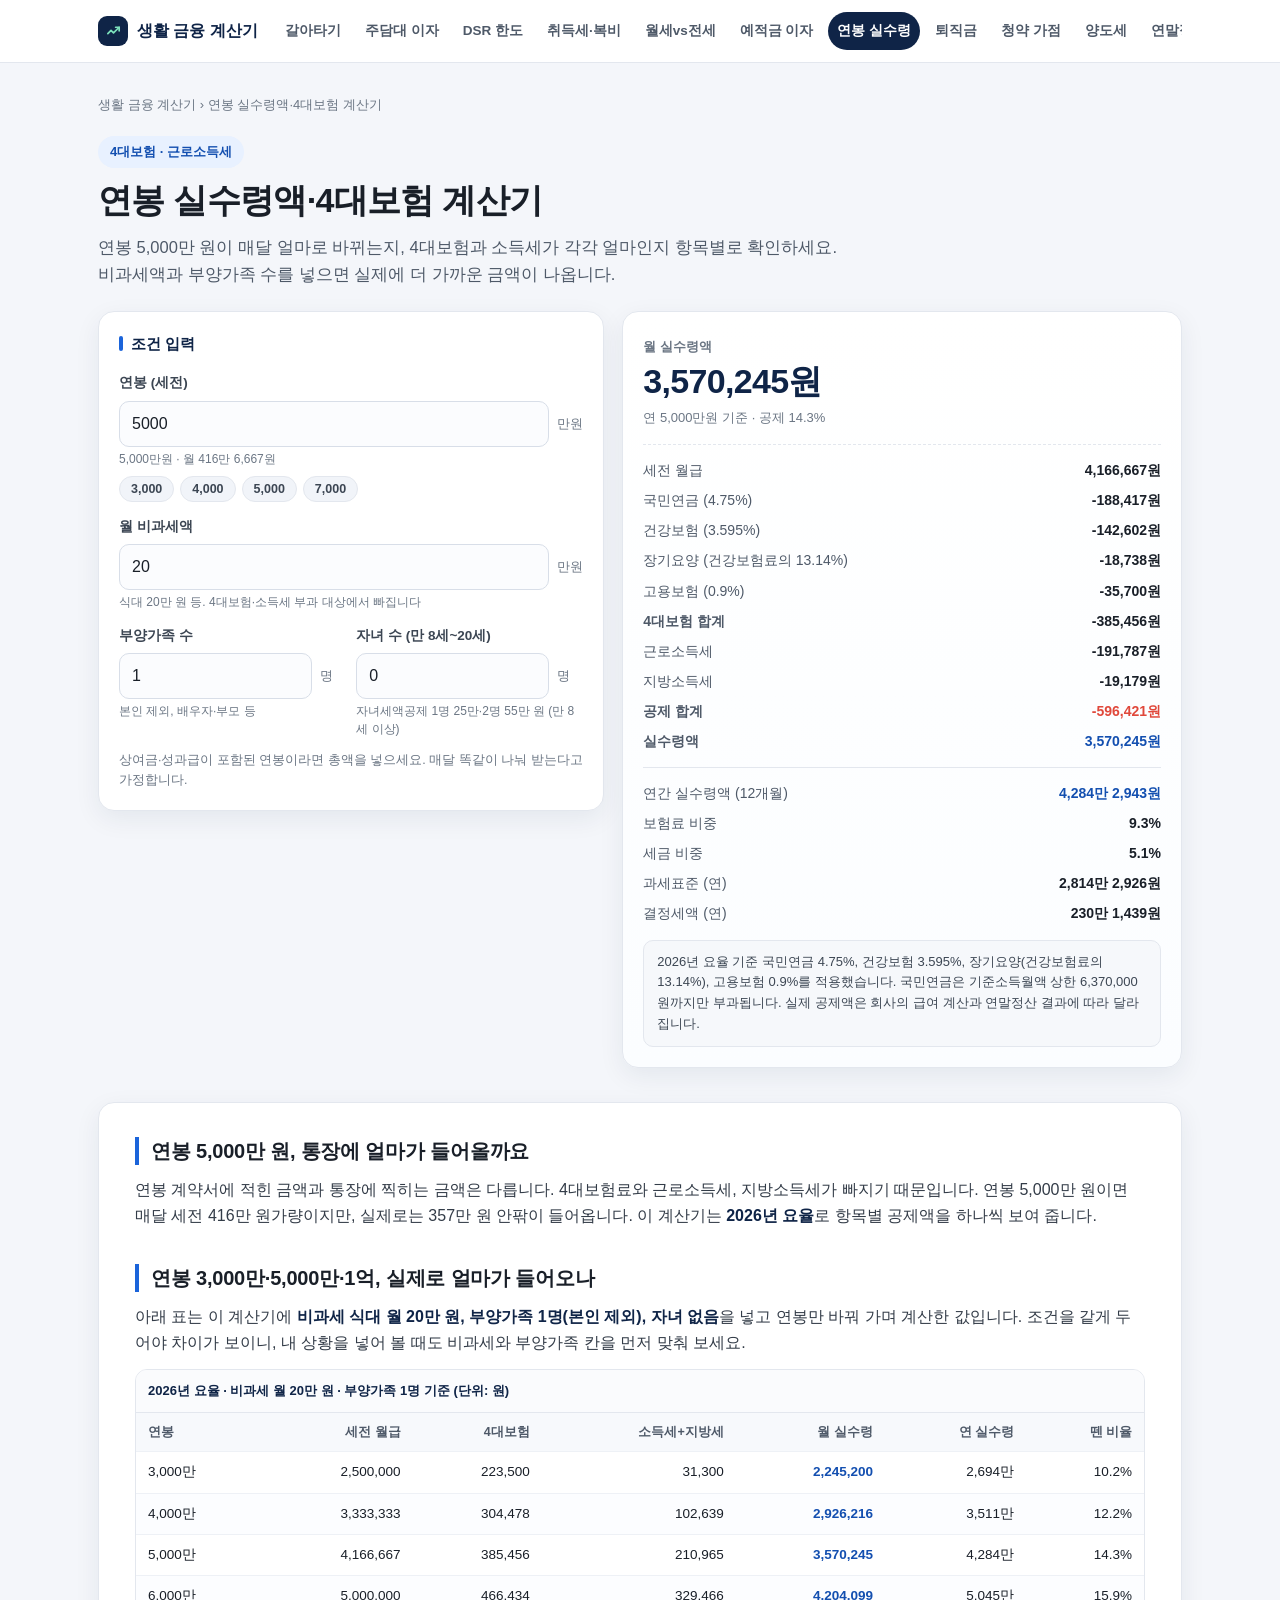
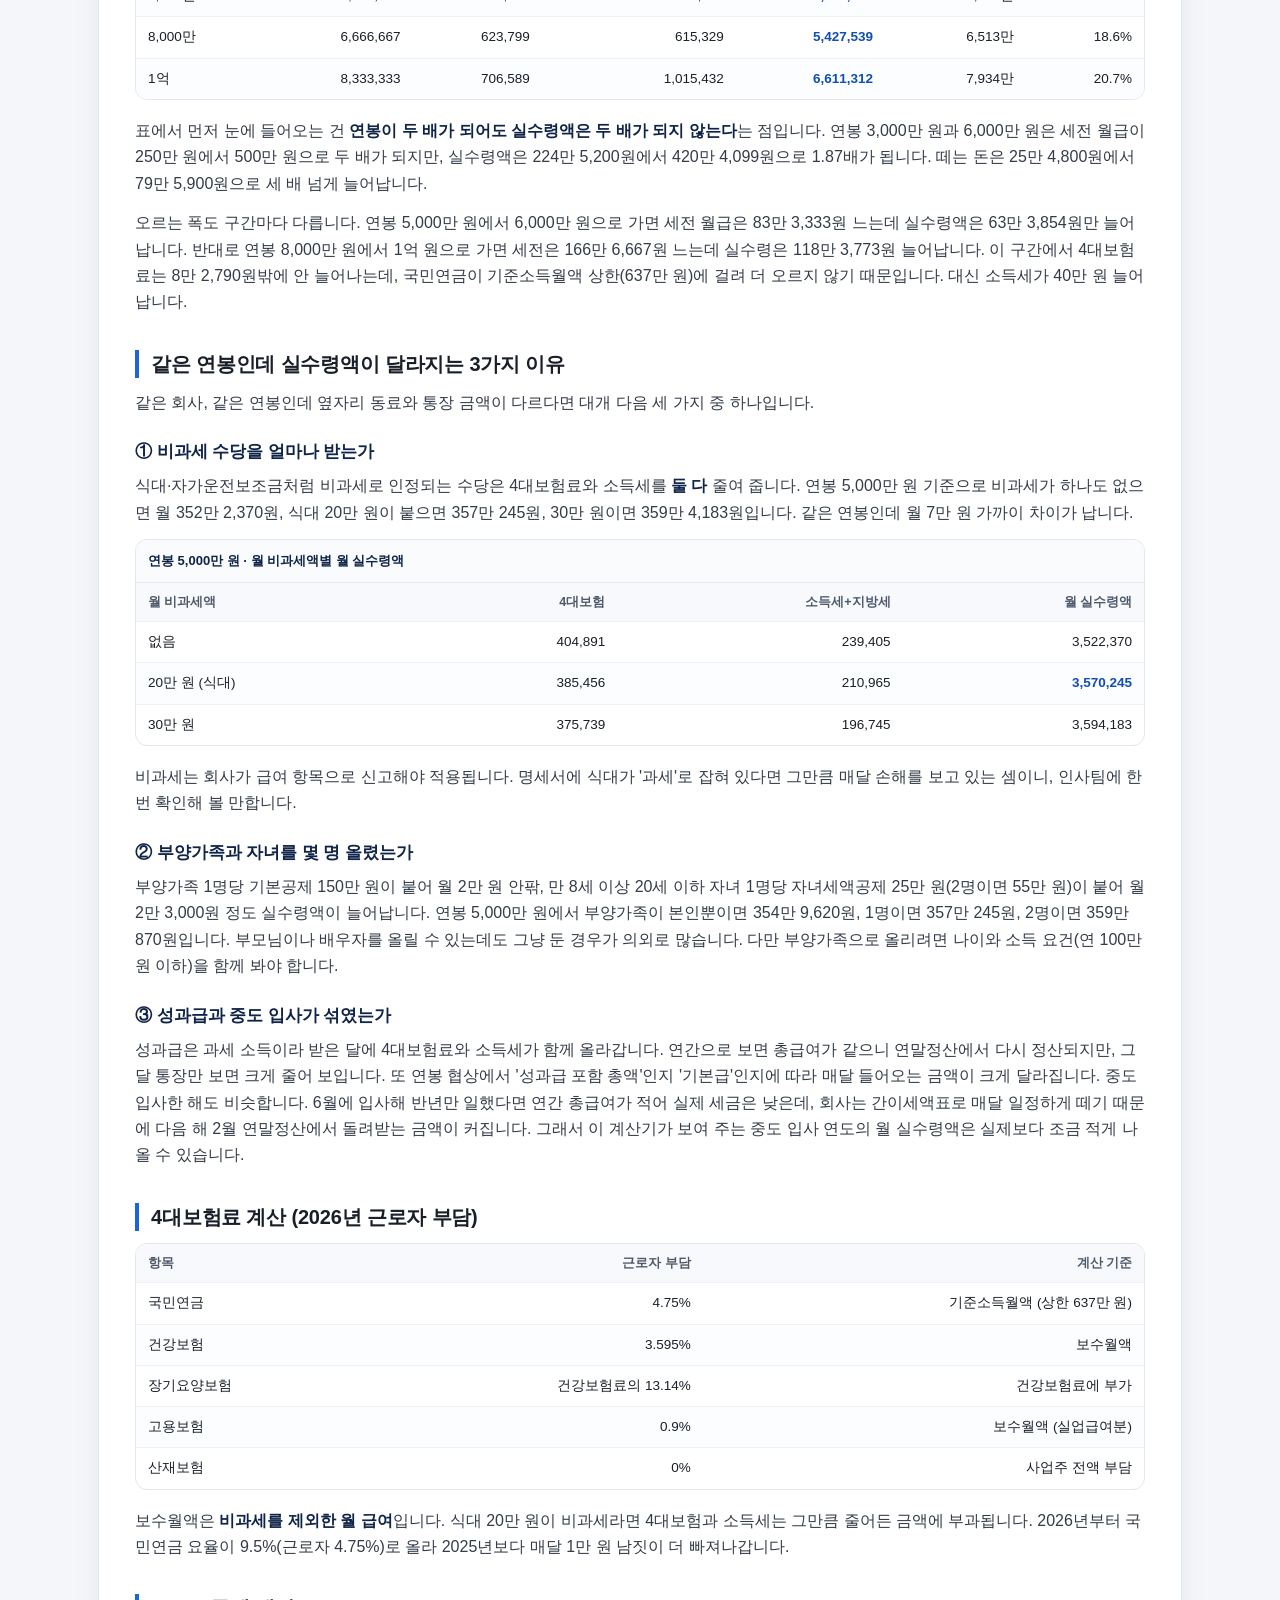
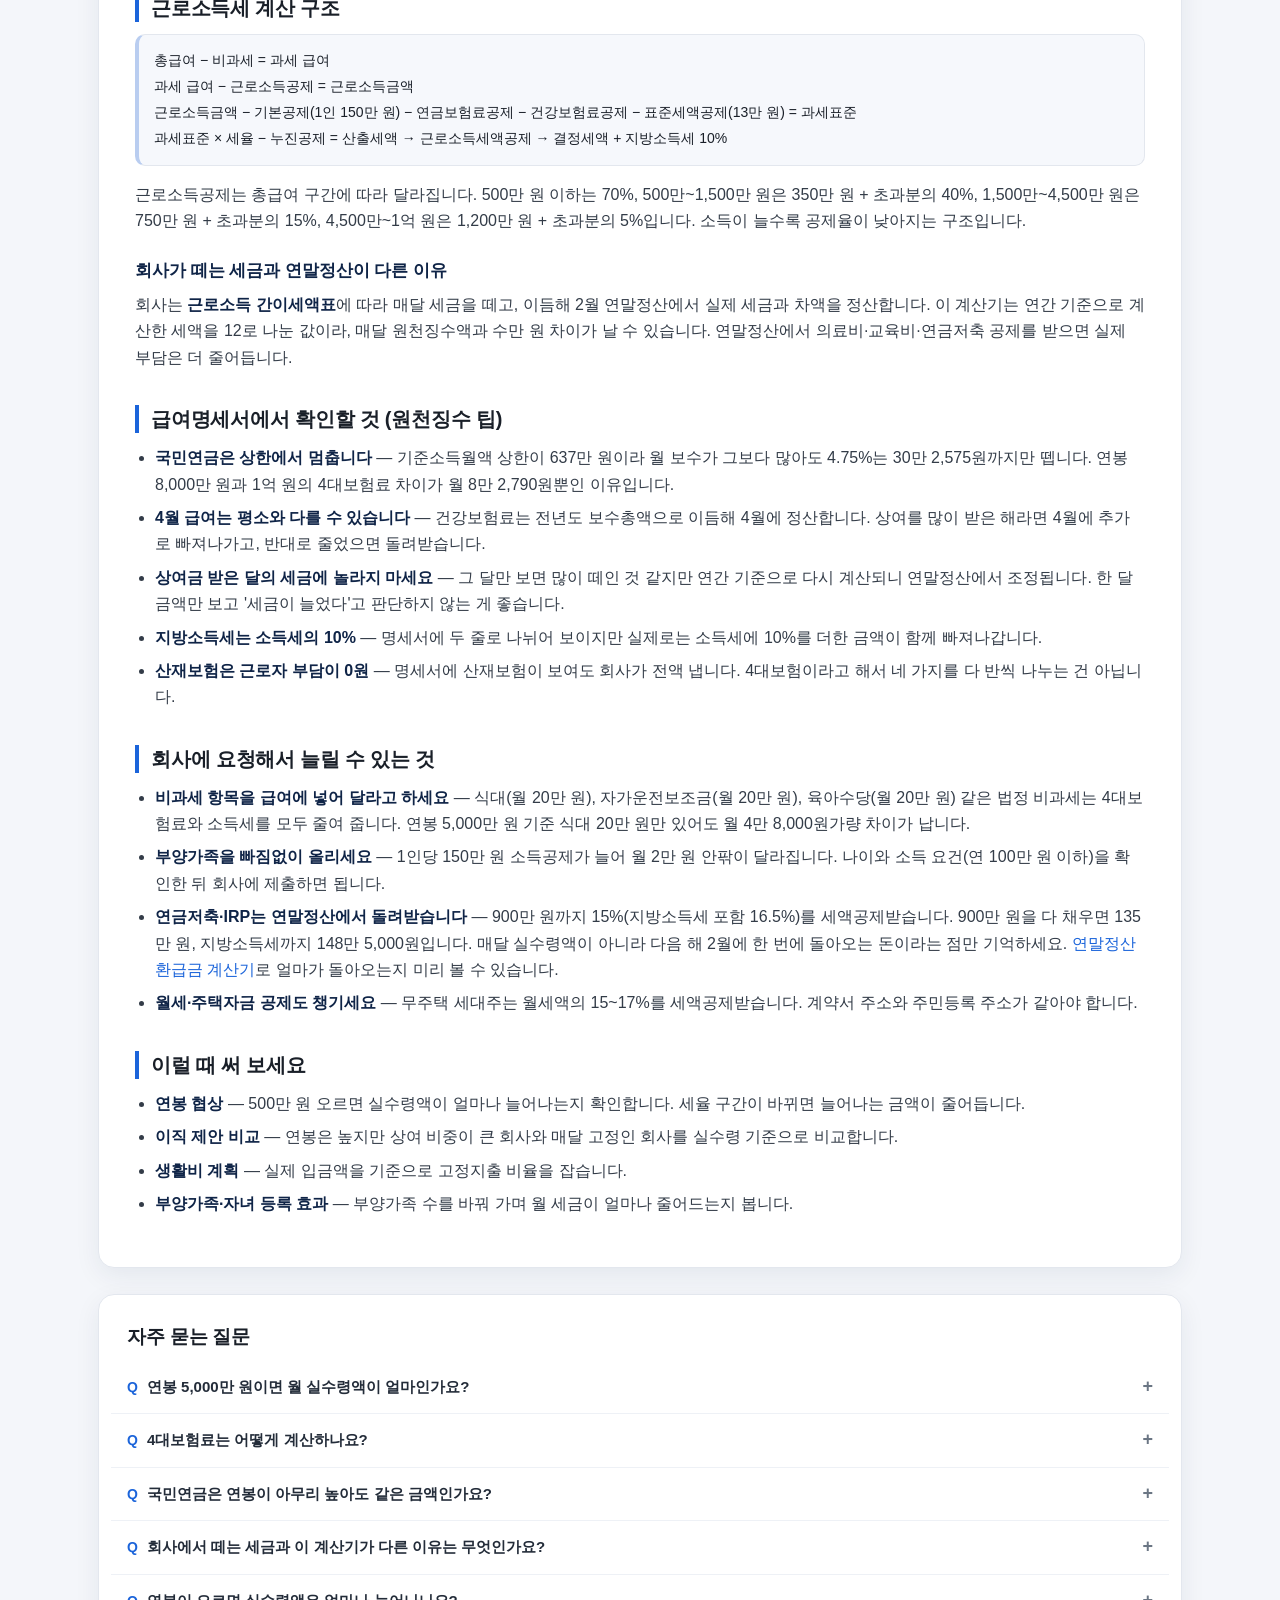
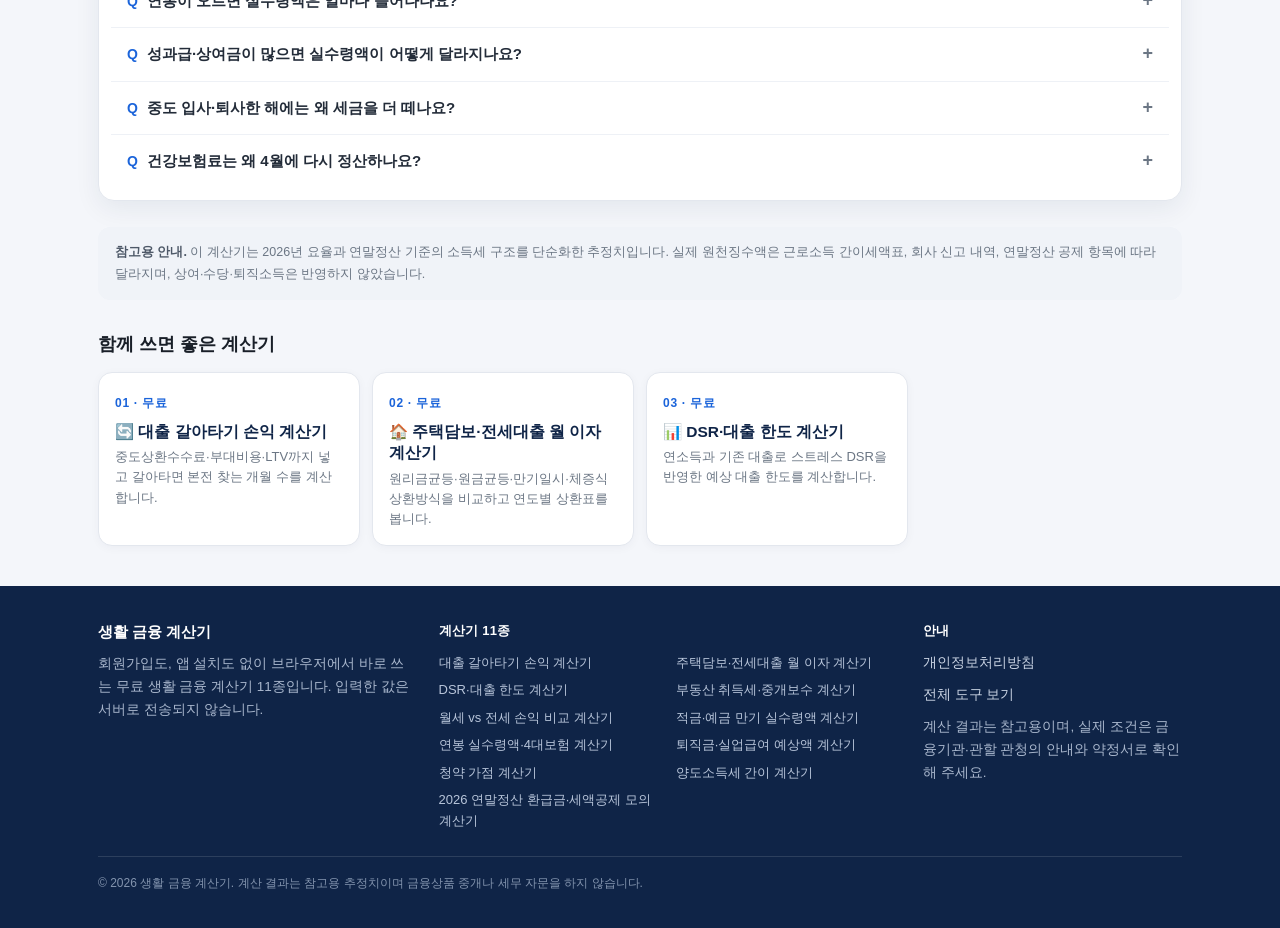
<file: tools/salary-calculator.html>
<!DOCTYPE html>
<html lang="ko">
<head>
<meta charset="utf-8">
<meta name="viewport" content="width=device-width, initial-scale=1">
<title>연봉 실수령액 계산기 | 4대보험·근로소득세 반영 월 실수령액</title>
<meta name="description" content="연봉으로 월 실수령액을 계산합니다. 2026년 4대보험 요율(국민연금 4.75%, 건강보험 3.595%, 장기요양, 고용보험)과 근로소득세·지방소득세 공제 내역을 보여 주고, 연봉 3,000만~1억 원 구간별 실수령액 비교표와 비과세·부양가족이 금액을 바꾸는 이유도 정리했습니다.">
<meta name="keywords" content="연봉 실수령액, 실수령액 계산기, 4대보험 계산, 근로소득세, 월급 실수령, 연봉 5000 실수령액, 비과세, 연봉별 실수령액 비교, 2026 4대보험 요율">
<meta name="robots" content="index, follow, max-image-preview:large">
<meta name="author" content="생활 금융 계산기">
<meta name="theme-color" content="#0f2447">
<meta name="naver-site-verification" content="0c094f9c82a10c5fcd5292b5a2744684c0ecfee2">
<meta name="google-site-verification" content="ROz-ZBABKqWs14o1I1dBc0h49IidcUGDRy0BjunFj2M">
<link rel="canonical" href="https://dscookie-0422.github.io/tools/salary-calculator.html">

<meta property="og:type" content="website">
<meta property="og:site_name" content="생활 금융 계산기">
<meta property="og:title" content="연봉 실수령액 계산기 | 4대보험·근로소득세 반영 월 실수령액">
<meta property="og:description" content="연봉으로 월 실수령액을 계산합니다. 2026년 4대보험 요율(국민연금 4.75%, 건강보험 3.595%, 장기요양, 고용보험)과 근로소득세·지방소득세 공제 내역을 보여 주고, 연봉 3,000만~1억 원 구간별 실수령액 비교표와 비과세·부양가족이 금액을 바꾸는 이유도 정리했습니다.">
<meta property="og:url" content="https://dscookie-0422.github.io/tools/salary-calculator.html">
<meta property="og:image" content="https://dscookie-0422.github.io/web-ad/og-image.png">
<meta property="og:locale" content="ko_KR">
<meta name="twitter:card" content="summary_large_image">
<meta name="twitter:title" content="연봉 실수령액 계산기 | 4대보험·근로소득세 반영 월 실수령액">
<meta name="twitter:description" content="연봉으로 월 실수령액을 계산합니다. 2026년 4대보험 요율(국민연금 4.75%, 건강보험 3.595%, 장기요양, 고용보험)과 근로소득세·지방소득세 공제 내역을 보여 주고, 연봉 3,000만~1억 원 구간별 실수령액 비교표와 비과세·부양가족이 금액을 바꾸는 이유도 정리했습니다.">
<meta name="twitter:image" content="https://dscookie-0422.github.io/web-ad/og-image.png">

<link rel="icon" href="data:image/svg+xml,%3Csvg xmlns='http://www.w3.org/2000/svg' viewBox='0 0 64 64'%3E%3Crect width='64' height='64' rx='14' fill='%230f2447'/%3E%3Cpath d='M18 40l10-10 6 6 12-14' stroke='%237ce0bb' stroke-width='5' fill='none' stroke-linecap='round' stroke-linejoin='round'/%3E%3C/svg%3E">
<link rel="stylesheet" href="../assets/site.css">
<script async src="https://pagead2.googlesyndication.com/pagead/js/adsbygoogle.js?client=ca-pub-6285965398350241" crossorigin="anonymous"></script>
<!-- Google tag (gtag.js) -->
<script async src="https://www.googletagmanager.com/gtag/js?id=G-T4MEBSL2R8"></script>
<script>
  window.dataLayer = window.dataLayer || [];
  function gtag(){dataLayer.push(arguments);}
  gtag('js', new Date());
  gtag('config', 'G-T4MEBSL2R8');
</script>
<script type="application/ld+json">
{
  "@context": "https://schema.org",
  "@type": "WebApplication",
  "name": "연봉 실수령액·4대보험 계산기",
  "url": "https://dscookie-0422.github.io/tools/salary-calculator.html",
  "description": "연봉으로 월 실수령액을 계산합니다. 2026년 4대보험 요율(국민연금 4.75%, 건강보험 3.595%, 장기요양, 고용보험)과 근로소득세·지방소득세 공제 내역을 보여 주고, 연봉 3,000만~1억 원 구간별 실수령액 비교표와 비과세·부양가족이 금액을 바꾸는 이유도 정리했습니다.",
  "applicationCategory": "FinanceApplication",
  "operatingSystem": "Web",
  "inLanguage": "ko-KR",
  "isAccessibleForFree": true,
  "offers": {
    "@type": "Offer",
    "price": "0",
    "priceCurrency": "KRW"
  },
  "publisher": {
    "@type": "Organization",
    "name": "생활 금융 계산기",
    "url": "https://dscookie-0422.github.io/"
  }
}
</script>
<script type="application/ld+json">
{
  "@context": "https://schema.org",
  "@type": "FAQPage",
  "mainEntity": [
    {
      "@type": "Question",
      "name": "연봉 5,000만 원이면 월 실수령액이 얼마인가요?",
      "acceptedAnswer": {
        "@type": "Answer",
        "text": "비과세 월 20만 원, 부양가족 1명을 가정하면 월 실수령액은 약 357만 원입니다. 4대보험이 월 38만 5,000원 안팎, 근로소득세와 지방소득세가 월 21만 원 안팎 빠집니다. 부양가족이 본인뿐이면 354만 9,620원, 비과세 항목이 전혀 없으면 352만 2,370원으로 줄어듭니다."
      }
    },
    {
      "@type": "Question",
      "name": "4대보험료는 어떻게 계산하나요?",
      "acceptedAnswer": {
        "@type": "Answer",
        "text": "비과세를 뺀 보수월액에 요율을 곱합니다. 2026년 근로자 부담은 국민연금 4.75%, 건강보험 3.595%, 장기요양은 건강보험료의 13.14%, 고용보험 0.9%입니다. 합하면 보수월액의 9.4% 안팎이고, 여기에 사업주가 같은 금액을 별도로 부담합니다."
      }
    },
    {
      "@type": "Question",
      "name": "국민연금은 연봉이 아무리 높아도 같은 금액인가요?",
      "acceptedAnswer": {
        "@type": "Answer",
        "text": "네, 상한이 있습니다. 기준소득월액 상한이 637만 원이라 월급이 그보다 높아도 국민연금은 637만 원의 4.75%인 302,575원까지만 부과됩니다. 반대로 월급이 40만 원보다 적으면 하한(40만 원)을 기준으로 계산합니다."
      }
    },
    {
      "@type": "Question",
      "name": "회사에서 떼는 세금과 이 계산기가 다른 이유는 무엇인가요?",
      "acceptedAnswer": {
        "@type": "Answer",
        "text": "회사는 근로소득 간이세액표로 매달 원천징수하고, 이 계산기는 연간 소득세를 12로 나눈 값을 보여 줍니다. 부양가족·비과세·연말정산 공제 항목이 회사에 신고된 내용과 다르면 차이가 납니다. 정확한 금액은 급여명세서와 연말정산 결과로 확인하세요."
      }
    },
    {
      "@type": "Question",
      "name": "연봉이 오르면 실수령액은 얼마나 늘어나나요?",
      "acceptedAnswer": {
        "@type": "Answer",
        "text": "연봉 5,000만 원에서 5,500만 원으로 오르면 세전 월급은 41만 7,000원 늘지만 실수령액은 31만 7,000원(약 32만 원)만 늘어납니다. 소득세율 구간(15%→24%)이 바뀌는 8,800만 원 부근에서는 인상분의 체감이 더 둔해집니다. 계산기에 두 연봉을 각각 넣어 비교해 보세요."
      }
    },
    {
      "@type": "Question",
      "name": "성과급·상여금이 많으면 실수령액이 어떻게 달라지나요?",
      "acceptedAnswer": {
        "@type": "Answer",
        "text": "성과급은 비과세 항목이 아니라서 받은 달에 4대보험료와 소득세가 함께 붙습니다. 500만 원을 한 번에 받으면 그 달 공제액이 크게 늘어 통장 금액이 눈에 띄게 줄어 보입니다. 다만 연말정산은 1년 총급여로 다시 계산하므로, 연간으로는 결국 같은 세금을 나눠 내는 것과 비슷해집니다. 연봉 협상 때는 총액에 성과급이 포함됐는지, 기본급 기준인지를 꼭 확인하세요."
      }
    },
    {
      "@type": "Question",
      "name": "중도 입사·퇴사한 해에는 왜 세금을 더 떼나요?",
      "acceptedAnswer": {
        "@type": "Answer",
        "text": "회사는 근로소득 간이세액표에 따라 매달 일정하게 세금을 뗍니다. 반년만 일한 해에는 연간 총급여가 적어 실제 세금이 훨씬 낮은데도 매달 비슷한 비율로 떼이기 때문에, 다음 해 2월 연말정산에서 차액을 돌려받게 됩니다. 이 계산기는 연간 기준으로 세금을 12로 나눠 보여 주니, 중도 입사한 해의 월 실수령액은 실제보다 조금 적게 나올 수 있습니다."
      }
    },
    {
      "@type": "Question",
      "name": "건강보험료는 왜 4월에 다시 정산하나요?",
      "acceptedAnswer": {
        "@type": "Answer",
        "text": "건강보험료는 전년도 보수총액이 확정된 뒤 이듬해 4월에 실제 보험료와 낸 보험료의 차이를 정산하기 때문입니다. 상여·성과급이 많았던 해에는 4월 급여에서 추가로 빠져나가고, 예상보다 적었으면 돌려받습니다. 연봉이 크게 오른 해에는 그다음 해 4월까지 예전 기준으로 보험료를 내다가 정산에서 한꺼번에 더 내는 구조입니다."
      }
    }
  ]
}
</script>
</head>
<body>
<header class="site-header">
  <div class="wrap header-inner">
    <a class="brand" href="../index.html" aria-label="생활 금융 계산기 홈">
      <span class="brand-mark" aria-hidden="true">
        <svg viewBox="0 0 24 24" width="17" height="17" fill="none" stroke="currentColor" stroke-width="2.4" stroke-linecap="round" stroke-linejoin="round"><path d="M4 15l4.5-4.5 3.5 3.5L20 6"/><path d="M20 11V6h-5"/></svg>
      </span>
      <span>생활 금융 계산기</span>
    </a>
    <nav class="tool-nav" aria-label="무료 계산기 11종">
      <a href="https://dscookie-0422.github.io/web-ad/">갈아타기</a>
      <a href="loan-interest.html">주담대 이자</a>
      <a href="dsr-calculator.html">DSR 한도</a>
      <a href="property-tax-fee.html">취득세·복비</a>
      <a href="rent-vs-jeonse.html">월세vs전세</a>
      <a href="savings-calculator.html">예적금 이자</a>
      <a href="salary-calculator.html" class="on">연봉 실수령</a>
      <a href="severance-calculator.html">퇴직금</a>
      <a href="subscription-score.html">청약 가점</a>
      <a href="capital-gains-tax.html">양도세</a>
      <a href="year-end-tax-calculator.html">연말정산</a>
    </nav>
  </div>
</header>
<main>
  <div class="wrap">
    <p class="crumb"><a href="../index.html">생활 금융 계산기</a> &rsaquo; 연봉 실수령액·4대보험 계산기</p>
    <div class="page-head">
      <span class="kicker">4대보험 · 근로소득세</span>
      <h1>연봉 실수령액·4대보험 계산기</h1>
      <p class="lede">연봉 5,000만 원이 매달 얼마로 바뀌는지, 4대보험과 소득세가 각각 얼마인지 항목별로 확인하세요. 비과세액과 부양가족 수를 넣으면 실제에 더 가까운 금액이 나옵니다.</p>
    </div>

    <section class="calc" aria-label="계산기">
      <form class="panel" id="calc-form" onsubmit="return false;">
        <h2 class="panel-title">조건 입력</h2>
        
<div class="field">
  <label for="salary">연봉 (세전)</label>
  <div class="input-line"><input id="salary" type="number" value="5000" step="100" min="0" inputmode="numeric"><span class="unit">만원</span></div>
  <span class="hint" id="salary-hint">5,000만원 · 월 416.7만원</span>
  <div class="chips">
    <button type="button" data-set="salary" data-val="3000">3,000</button>
    <button type="button" data-set="salary" data-val="4000">4,000</button>
    <button type="button" data-set="salary" data-val="5000">5,000</button>
    <button type="button" data-set="salary" data-val="7000">7,000</button>
  </div>
</div>
<div class="field">
  <label for="nontax">월 비과세액</label>
  <div class="input-line"><input id="nontax" type="number" value="20" step="10" min="0" inputmode="numeric"><span class="unit">만원</span></div>
  <span class="hint">식대 20만 원 등. 4대보험·소득세 부과 대상에서 빠집니다</span>
</div>
<div class="row-2">
  <div class="field">
    <label for="family">부양가족 수</label>
    <div class="input-line"><input id="family" type="number" value="1" step="1" min="0" max="10" inputmode="numeric"><span class="unit">명</span></div>
    <span class="hint">본인 제외, 배우자·부모 등</span>
  </div>
  <div class="field">
    <label for="kids">자녀 수 (만 8세~20세)</label>
    <div class="input-line"><input id="kids" type="number" value="0" step="1" min="0" max="10" inputmode="numeric"><span class="unit">명</span></div>
    <span class="hint">자녀세액공제 1명 25만·2명 55만 원 (만 8세 이상)</span>
  </div>
</div>
<p class="mini">상여금·성과급이 포함된 연봉이라면 총액을 넣으세요. 매달 똑같이 나눠 받는다고 가정합니다.</p>

      </form>
      <div class="result-panel" id="results" aria-live="polite">
        
<div class="big">
  <span class="lbl" id="r-main-label">월 실수령액</span>
  <div class="val" id="r-main">-</div>
  <div class="sub" id="r-main-sub">-</div>
</div>
<dl class="kv">
  <dt>세전 월급</dt><dd id="r-month-pay">-</dd>
  <dt>국민연금 (4.75%)</dt><dd id="r-np">-</dd>
  <dt>건강보험 (3.595%)</dt><dd id="r-hi">-</dd>
  <dt>장기요양 (건강보험료의 13.14%)</dt><dd id="r-ltc">-</dd>
  <dt>고용보험 (0.9%)</dt><dd id="r-ei">-</dd>
  <dt><strong>4대보험 합계</strong></dt><dd><strong id="r-ins">-</strong></dd>
  <dt>근로소득세</dt><dd id="r-income-tax">-</dd>
  <dt>지방소득세</dt><dd id="r-local">-</dd>
  <dt><strong>공제 합계</strong></dt><dd><strong class="bad" id="r-deduct">-</strong></dd>
  <dt><strong>실수령액</strong></dt><dd><strong class="em" id="r-main2">-</strong></dd></dl>
<div class="divider"></div>
<dl class="kv">
  <dt>연간 실수령액 (12개월)</dt><dd class="em" id="r-annual-net">-</dd>
  <dt>보험료 비중</dt><dd id="r-rate-ins">-</dd>
  <dt>세금 비중</dt><dd id="r-rate-tax">-</dd>
  <dt>과세표준 (연)</dt><dd id="r-taxbase">-</dd>
  <dt>결정세액 (연)</dt><dd id="r-calc-tax">-</dd>
</dl>
<div id="salary-note"></div>

      </div>
    </section>

    <section class="content">
      
<h2>연봉 5,000만 원, 통장에 얼마가 들어올까요</h2>
<p>연봉 계약서에 적힌 금액과 통장에 찍히는 금액은 다릅니다. 4대보험료와 근로소득세, 지방소득세가 빠지기 때문입니다. 연봉 5,000만 원이면 매달 세전 416만 원가량이지만, 실제로는 357만 원 안팎이 들어옵니다. 이 계산기는 <strong>2026년 요율</strong>로 항목별 공제액을 하나씩 보여 줍니다.</p>

<h2>연봉 3,000만·5,000만·1억, 실제로 얼마가 들어오나</h2>
<p>아래 표는 이 계산기에 <strong>비과세 식대 월 20만 원, 부양가족 1명(본인 제외), 자녀 없음</strong>을 넣고 연봉만 바꿔 가며 계산한 값입니다. 조건을 같게 두어야 차이가 보이니, 내 상황을 넣어 볼 때도 비과세와 부양가족 칸을 먼저 맞춰 보세요.</p>
<div class="tbl-wrap">
  <table class="tbl">
    <caption>2026년 요율 · 비과세 월 20만 원 · 부양가족 1명 기준 (단위: 원)</caption>
    <thead><tr><th>연봉</th><th>세전 월급</th><th>4대보험</th><th>소득세+지방세</th><th>월 실수령</th><th>연 실수령</th><th>뗀 비율</th></tr></thead>
    <tbody>
      <tr><td>3,000만</td><td>2,500,000</td><td>223,500</td><td>31,300</td><td class="hl">2,245,200</td><td>2,694만</td><td>10.2%</td></tr>
      <tr><td>4,000만</td><td>3,333,333</td><td>304,478</td><td>102,639</td><td class="hl">2,926,216</td><td>3,511만</td><td>12.2%</td></tr>
      <tr><td>5,000만</td><td>4,166,667</td><td>385,456</td><td>210,965</td><td class="hl">3,570,245</td><td>4,284만</td><td>14.3%</td></tr>
      <tr><td>6,000만</td><td>5,000,000</td><td>466,434</td><td>329,466</td><td class="hl">4,204,099</td><td>5,045만</td><td>15.9%</td></tr>
      <tr><td>8,000만</td><td>6,666,667</td><td>623,799</td><td>615,329</td><td class="hl">5,427,539</td><td>6,513만</td><td>18.6%</td></tr>
      <tr><td>1억</td><td>8,333,333</td><td>706,589</td><td>1,015,432</td><td class="hl">6,611,312</td><td>7,934만</td><td>20.7%</td></tr>
    </tbody>
  </table>
</div>
<p class="hint-mobile">표가 화면보다 넓으면 좌우로 밀어서 보세요.</p>
<p>표에서 먼저 눈에 들어오는 건 <strong>연봉이 두 배가 되어도 실수령액은 두 배가 되지 않는다</strong>는 점입니다. 연봉 3,000만 원과 6,000만 원은 세전 월급이 250만 원에서 500만 원으로 두 배가 되지만, 실수령액은 224만 5,200원에서 420만 4,099원으로 1.87배가 됩니다. 떼는 돈은 25만 4,800원에서 79만 5,900원으로 세 배 넘게 늘어납니다.</p>
<p>오르는 폭도 구간마다 다릅니다. 연봉 5,000만 원에서 6,000만 원으로 가면 세전 월급은 83만 3,333원 느는데 실수령액은 63만 3,854원만 늘어납니다. 반대로 연봉 8,000만 원에서 1억 원으로 가면 세전은 166만 6,667원 느는데 실수령은 118만 3,773원 늘어납니다. 이 구간에서 4대보험료는 8만 2,790원밖에 안 늘어나는데, 국민연금이 기준소득월액 상한(637만 원)에 걸려 더 오르지 않기 때문입니다. 대신 소득세가 40만 원 늘어납니다.</p>

<h2>같은 연봉인데 실수령액이 달라지는 3가지 이유</h2>
<p>같은 회사, 같은 연봉인데 옆자리 동료와 통장 금액이 다르다면 대개 다음 세 가지 중 하나입니다.</p>

<h3>① 비과세 수당을 얼마나 받는가</h3>
<p>식대·자가운전보조금처럼 비과세로 인정되는 수당은 4대보험료와 소득세를 <strong>둘 다</strong> 줄여 줍니다. 연봉 5,000만 원 기준으로 비과세가 하나도 없으면 월 352만 2,370원, 식대 20만 원이 붙으면 357만 245원, 30만 원이면 359만 4,183원입니다. 같은 연봉인데 월 7만 원 가까이 차이가 납니다.</p>
<div class="tbl-wrap">
  <table class="tbl">
    <caption>연봉 5,000만 원 · 월 비과세액별 월 실수령액</caption>
    <thead><tr><th>월 비과세액</th><th>4대보험</th><th>소득세+지방세</th><th>월 실수령액</th></tr></thead>
    <tbody>
      <tr><td>없음</td><td>404,891</td><td>239,405</td><td>3,522,370</td></tr>
      <tr><td>20만 원 (식대)</td><td>385,456</td><td>210,965</td><td class="hl">3,570,245</td></tr>
      <tr><td>30만 원</td><td>375,739</td><td>196,745</td><td>3,594,183</td></tr>
    </tbody>
  </table>
</div>
<p class="hint-mobile">표가 화면보다 넓으면 좌우로 밀어서 보세요.</p>
<p>비과세는 회사가 급여 항목으로 신고해야 적용됩니다. 명세서에 식대가 '과세'로 잡혀 있다면 그만큼 매달 손해를 보고 있는 셈이니, 인사팀에 한 번 확인해 볼 만합니다.</p>

<h3>② 부양가족과 자녀를 몇 명 올렸는가</h3>
<p>부양가족 1명당 기본공제 150만 원이 붙어 월 2만 원 안팎, 만 8세 이상 20세 이하 자녀 1명당 자녀세액공제 25만 원(2명이면 55만 원)이 붙어 월 2만 3,000원 정도 실수령액이 늘어납니다. 연봉 5,000만 원에서 부양가족이 본인뿐이면 354만 9,620원, 1명이면 357만 245원, 2명이면 359만 870원입니다. 부모님이나 배우자를 올릴 수 있는데도 그냥 둔 경우가 의외로 많습니다. 다만 부양가족으로 올리려면 나이와 소득 요건(연 100만 원 이하)을 함께 봐야 합니다.</p>

<h3>③ 성과급과 중도 입사가 섞였는가</h3>
<p>성과급은 과세 소득이라 받은 달에 4대보험료와 소득세가 함께 올라갑니다. 연간으로 보면 총급여가 같으니 연말정산에서 다시 정산되지만, 그 달 통장만 보면 크게 줄어 보입니다. 또 연봉 협상에서 '성과급 포함 총액'인지 '기본급'인지에 따라 매달 들어오는 금액이 크게 달라집니다. 중도 입사한 해도 비슷합니다. 6월에 입사해 반년만 일했다면 연간 총급여가 적어 실제 세금은 낮은데, 회사는 간이세액표로 매달 일정하게 떼기 때문에 다음 해 2월 연말정산에서 돌려받는 금액이 커집니다. 그래서 이 계산기가 보여 주는 중도 입사 연도의 월 실수령액은 실제보다 조금 적게 나올 수 있습니다.</p>

<h2>4대보험료 계산 (2026년 근로자 부담)</h2>
<div class="tbl-wrap">
  <table class="tbl">
    <thead><tr><th>항목</th><th>근로자 부담</th><th>계산 기준</th></tr></thead>
    <tbody>
      <tr><td>국민연금</td><td>4.75%</td><td>기준소득월액 (상한 637만 원)</td></tr>
      <tr><td>건강보험</td><td>3.595%</td><td>보수월액</td></tr>
      <tr><td>장기요양보험</td><td>건강보험료의 13.14%</td><td>건강보험료에 부가</td></tr>
      <tr><td>고용보험</td><td>0.9%</td><td>보수월액 (실업급여분)</td></tr>
      <tr><td>산재보험</td><td>0%</td><td>사업주 전액 부담</td></tr>
    </tbody>
  </table>
</div>
<p>보수월액은 <strong>비과세를 제외한 월 급여</strong>입니다. 식대 20만 원이 비과세라면 4대보험과 소득세는 그만큼 줄어든 금액에 부과됩니다. 2026년부터 국민연금 요율이 9.5%(근로자 4.75%)로 올라 2025년보다 매달 1만 원 남짓이 더 빠져나갑니다.</p>

<h2>근로소득세 계산 구조</h2>
<div class="formula">
  총급여 − 비과세 = 과세 급여<br>
  과세 급여 − 근로소득공제 = 근로소득금액<br>
  근로소득금액 − 기본공제(1인 150만 원) − 연금보험료공제 − 건강보험료공제 − 표준세액공제(13만 원) = 과세표준<br>
  과세표준 × 세율 − 누진공제 = 산출세액 → 근로소득세액공제 → 결정세액 + 지방소득세 10%
</div>
<p>근로소득공제는 총급여 구간에 따라 달라집니다. 500만 원 이하는 70%, 500만~1,500만 원은 350만 원 + 초과분의 40%, 1,500만~4,500만 원은 750만 원 + 초과분의 15%, 4,500만~1억 원은 1,200만 원 + 초과분의 5%입니다. 소득이 늘수록 공제율이 낮아지는 구조입니다.</p>

<h3>회사가 떼는 세금과 연말정산이 다른 이유</h3>
<p>회사는 <strong>근로소득 간이세액표</strong>에 따라 매달 세금을 떼고, 이듬해 2월 연말정산에서 실제 세금과 차액을 정산합니다. 이 계산기는 연간 기준으로 계산한 세액을 12로 나눈 값이라, 매달 원천징수액과 수만 원 차이가 날 수 있습니다. 연말정산에서 의료비·교육비·연금저축 공제를 받으면 실제 부담은 더 줄어듭니다.</p>

<h2>급여명세서에서 확인할 것 (원천징수 팁)</h2>
<ul>
  <li><strong>국민연금은 상한에서 멈춥니다</strong> — 기준소득월액 상한이 637만 원이라 월 보수가 그보다 많아도 4.75%는 30만 2,575원까지만 뗍니다. 연봉 8,000만 원과 1억 원의 4대보험료 차이가 월 8만 2,790원뿐인 이유입니다.</li>
  <li><strong>4월 급여는 평소와 다를 수 있습니다</strong> — 건강보험료는 전년도 보수총액으로 이듬해 4월에 정산합니다. 상여를 많이 받은 해라면 4월에 추가로 빠져나가고, 반대로 줄었으면 돌려받습니다.</li>
  <li><strong>상여금 받은 달의 세금에 놀라지 마세요</strong> — 그 달만 보면 많이 떼인 것 같지만 연간 기준으로 다시 계산되니 연말정산에서 조정됩니다. 한 달 금액만 보고 '세금이 늘었다'고 판단하지 않는 게 좋습니다.</li>
  <li><strong>지방소득세는 소득세의 10%</strong> — 명세서에 두 줄로 나뉘어 보이지만 실제로는 소득세에 10%를 더한 금액이 함께 빠져나갑니다.</li>
  <li><strong>산재보험은 근로자 부담이 0원</strong> — 명세서에 산재보험이 보여도 회사가 전액 냅니다. 4대보험이라고 해서 네 가지를 다 반씩 나누는 건 아닙니다.</li>
</ul>

<h2>회사에 요청해서 늘릴 수 있는 것</h2>
<ul>
  <li><strong>비과세 항목을 급여에 넣어 달라고 하세요</strong> — 식대(월 20만 원), 자가운전보조금(월 20만 원), 육아수당(월 20만 원) 같은 법정 비과세는 4대보험료와 소득세를 모두 줄여 줍니다. 연봉 5,000만 원 기준 식대 20만 원만 있어도 월 4만 8,000원가량 차이가 납니다.</li>
  <li><strong>부양가족을 빠짐없이 올리세요</strong> — 1인당 150만 원 소득공제가 늘어 월 2만 원 안팎이 달라집니다. 나이와 소득 요건(연 100만 원 이하)을 확인한 뒤 회사에 제출하면 됩니다.</li>
  <li><strong>연금저축·IRP는 연말정산에서 돌려받습니다</strong> — 900만 원까지 15%(지방소득세 포함 16.5%)를 세액공제받습니다. 900만 원을 다 채우면 135만 원, 지방소득세까지 148만 5,000원입니다. 매달 실수령액이 아니라 다음 해 2월에 한 번에 돌아오는 돈이라는 점만 기억하세요. <a href="year-end-tax-calculator.html">연말정산 환급금 계산기</a>로 얼마가 돌아오는지 미리 볼 수 있습니다.</li>
  <li><strong>월세·주택자금 공제도 챙기세요</strong> — 무주택 세대주는 월세액의 15~17%를 세액공제받습니다. 계약서 주소와 주민등록 주소가 같아야 합니다.</li>
</ul>

<h2>이럴 때 써 보세요</h2>
<ul>
  <li><strong>연봉 협상</strong> — 500만 원 오르면 실수령액이 얼마나 늘어나는지 확인합니다. 세율 구간이 바뀌면 늘어나는 금액이 줄어듭니다.</li>
  <li><strong>이직 제안 비교</strong> — 연봉은 높지만 상여 비중이 큰 회사와 매달 고정인 회사를 실수령 기준으로 비교합니다.</li>
  <li><strong>생활비 계획</strong> — 실제 입금액을 기준으로 고정지출 비율을 잡습니다.</li>
  <li><strong>부양가족·자녀 등록 효과</strong> — 부양가족 수를 바꿔 가며 월 세금이 얼마나 줄어드는지 봅니다.</li>
</ul>

    </section>

    <section class="faq">
      <h2>자주 묻는 질문</h2>
      <details class="qa">
  <summary>연봉 5,000만 원이면 월 실수령액이 얼마인가요?</summary>
  <div class="a"><p>비과세 월 20만 원, 부양가족 1명을 가정하면 월 실수령액은 약 357만 원입니다. 4대보험이 월 38만 5,000원 안팎, 근로소득세와 지방소득세가 월 21만 원 안팎 빠집니다. 부양가족이 본인뿐이면 354만 9,620원, 비과세 항목이 전혀 없으면 352만 2,370원으로 줄어듭니다.</p></div>
</details>
<details class="qa">
  <summary>4대보험료는 어떻게 계산하나요?</summary>
  <div class="a"><p>비과세를 뺀 보수월액에 요율을 곱합니다. 2026년 근로자 부담은 국민연금 4.75%, 건강보험 3.595%, 장기요양은 건강보험료의 13.14%, 고용보험 0.9%입니다. 합하면 보수월액의 9.4% 안팎이고, 여기에 사업주가 같은 금액을 별도로 부담합니다.</p></div>
</details>
<details class="qa">
  <summary>국민연금은 연봉이 아무리 높아도 같은 금액인가요?</summary>
  <div class="a"><p>네, 상한이 있습니다. 기준소득월액 상한이 637만 원이라 월급이 그보다 높아도 국민연금은 637만 원의 4.75%인 302,575원까지만 부과됩니다. 반대로 월급이 40만 원보다 적으면 하한(40만 원)을 기준으로 계산합니다.</p></div>
</details>
<details class="qa">
  <summary>회사에서 떼는 세금과 이 계산기가 다른 이유는 무엇인가요?</summary>
  <div class="a"><p>회사는 근로소득 간이세액표로 매달 원천징수하고, 이 계산기는 연간 소득세를 12로 나눈 값을 보여 줍니다. 부양가족·비과세·연말정산 공제 항목이 회사에 신고된 내용과 다르면 차이가 납니다. 정확한 금액은 급여명세서와 연말정산 결과로 확인하세요.</p></div>
</details>
<details class="qa">
  <summary>연봉이 오르면 실수령액은 얼마나 늘어나나요?</summary>
  <div class="a"><p>연봉 5,000만 원에서 5,500만 원으로 오르면 세전 월급은 41만 7,000원 늘지만 실수령액은 31만 7,000원(약 32만 원)만 늘어납니다. 소득세율 구간(15%→24%)이 바뀌는 8,800만 원 부근에서는 인상분의 체감이 더 둔해집니다. 계산기에 두 연봉을 각각 넣어 비교해 보세요.</p></div>
</details>
<details class="qa">
  <summary>성과급·상여금이 많으면 실수령액이 어떻게 달라지나요?</summary>
  <div class="a"><p>성과급은 비과세 항목이 아니라서 받은 달에 4대보험료와 소득세가 함께 붙습니다. 500만 원을 한 번에 받으면 그 달 공제액이 크게 늘어 통장 금액이 눈에 띄게 줄어 보입니다. 다만 연말정산은 1년 총급여로 다시 계산하므로, 연간으로는 결국 같은 세금을 나눠 내는 것과 비슷해집니다. 연봉 협상 때는 총액에 성과급이 포함됐는지, 기본급 기준인지를 꼭 확인하세요.</p></div>
</details>
<details class="qa">
  <summary>중도 입사·퇴사한 해에는 왜 세금을 더 떼나요?</summary>
  <div class="a"><p>회사는 근로소득 간이세액표에 따라 매달 일정하게 세금을 뗍니다. 반년만 일한 해에는 연간 총급여가 적어 실제 세금이 훨씬 낮은데도 매달 비슷한 비율로 떼이기 때문에, 다음 해 2월 연말정산에서 차액을 돌려받게 됩니다. 이 계산기는 연간 기준으로 세금을 12로 나눠 보여 주니, 중도 입사한 해의 월 실수령액은 실제보다 조금 적게 나올 수 있습니다.</p></div>
</details>
<details class="qa">
  <summary>건강보험료는 왜 4월에 다시 정산하나요?</summary>
  <div class="a"><p>건강보험료는 전년도 보수총액이 확정된 뒤 이듬해 4월에 실제 보험료와 낸 보험료의 차이를 정산하기 때문입니다. 상여·성과급이 많았던 해에는 4월 급여에서 추가로 빠져나가고, 예상보다 적었으면 돌려받습니다. 연봉이 크게 오른 해에는 그다음 해 4월까지 예전 기준으로 보험료를 내다가 정산에서 한꺼번에 더 내는 구조입니다.</p></div>
</details>
    </section>

    <p class="disclaimer"><strong>참고용 안내.</strong> 이 계산기는 2026년 요율과 연말정산 기준의 소득세 구조를 단순화한 추정치입니다. 실제 원천징수액은 근로소득 간이세액표, 회사 신고 내역, 연말정산 공제 항목에 따라 달라지며, 상여·수당·퇴직소득은 반영하지 않았습니다.</p>

    <section class="related">
  <h2>함께 쓰면 좋은 계산기</h2>
  <div class="cards">
    <a class="card" href="https://dscookie-0422.github.io/web-ad/">
  <span class="num">01 · 무료</span>
  <h3>🔄 대출 갈아타기 손익 계산기</h3>
  <p>중도상환수수료·부대비용·LTV까지 넣고 갈아타면 본전 찾는 개월 수를 계산합니다.</p>
</a><a class="card" href="loan-interest.html">
  <span class="num">02 · 무료</span>
  <h3>🏠 주택담보·전세대출 월 이자 계산기</h3>
  <p>원리금균등·원금균등·만기일시·체증식 상환방식을 비교하고 연도별 상환표를 봅니다.</p>
</a><a class="card" href="dsr-calculator.html">
  <span class="num">03 · 무료</span>
  <h3>📊 DSR·대출 한도 계산기</h3>
  <p>연소득과 기존 대출로 스트레스 DSR을 반영한 예상 대출 한도를 계산합니다.</p>
</a>
  </div>
</section>
  </div>
</main>
<footer class="site-footer">
  <div class="wrap">
    <div class="footer-grid">
      <div>
        <span class="brand-foot">생활 금융 계산기</span>
        <p>회원가입도, 앱 설치도 없이 브라우저에서 바로 쓰는 무료 생활 금융 계산기 11종입니다. 입력한 값은 서버로 전송되지 않습니다.</p>
      </div>
      <div>
        <h2>계산기 11종</h2>
        <div class="footer-links">
        <a href="https://dscookie-0422.github.io/web-ad/">대출 갈아타기 손익 계산기</a>
        <a href="loan-interest.html">주택담보·전세대출 월 이자 계산기</a>
        <a href="dsr-calculator.html">DSR·대출 한도 계산기</a>
        <a href="property-tax-fee.html">부동산 취득세·중개보수 계산기</a>
        <a href="rent-vs-jeonse.html">월세 vs 전세 손익 비교 계산기</a>
        <a href="savings-calculator.html">적금·예금 만기 실수령액 계산기</a>
        <a href="salary-calculator.html">연봉 실수령액·4대보험 계산기</a>
        <a href="severance-calculator.html">퇴직금·실업급여 예상액 계산기</a>
        <a href="subscription-score.html">청약 가점 계산기</a>
        <a href="capital-gains-tax.html">양도소득세 간이 계산기</a>
        <a href="year-end-tax-calculator.html">2026 연말정산 환급금·세액공제 모의계산기</a>
        </div>
      </div>
      <div>
        <h2>안내</h2>
        <p><a href="../privacy.html">개인정보처리방침</a></p>
        <p><a href="../index.html">전체 도구 보기</a></p>
        <p>계산 결과는 참고용이며, 실제 조건은 금융기관·관할 관청의 안내와 약정서로 확인해 주세요.</p>
      </div>
    </div>
    <p class="copy">© 2026 생활 금융 계산기. 계산 결과는 참고용 추정치이며 금융상품 중개나 세무 자문을 하지 않습니다.</p>
  </div>
</footer>

<script>

function $(id){return document.getElementById(id);}
function n(id){var el=$(id); if(!el) return 0; var v=String(el.value).replace(/[^0-9.\-]/g,''); var f=parseFloat(v); return isFinite(f)?f:0;}
function won(x){var v=Math.round(x); return (v<0?'-':'')+Math.abs(v).toLocaleString('ko-KR')+'원';}
function num(x){return Math.round(x).toLocaleString('ko-KR');}
function eok(x){ // 원 -> 억/만원 사람이 읽는 형태
  var v=Math.round(x);
  if(v===0) return '0원';
  var neg=v<0; v=Math.abs(v);
  var eok=Math.floor(v/100000000), man=Math.floor((v%100000000)/10000), wonR=v%10000;
  var s='';
  if(eok) s+=eok.toLocaleString('ko-KR')+'억 ';
  if(man) s+=man.toLocaleString('ko-KR')+'만';
  if(!eok&&!man) return (neg?'-':'')+v.toLocaleString('ko-KR')+'원';
  if(wonR) s+=' '+wonR.toLocaleString('ko-KR')+'원';
  else s+='원';
  return (neg?'-':'')+s.trim();
}
function pct(x,d){ if(!isFinite(x)) x=0; var q=Math.pow(10,d==null?1:d); return (Math.round(x*q)/q).toFixed(d==null?1:d); }
function setText(id,txt){var el=$(id); if(el){ if(el.tagName==='INPUT') el.value=txt; else el.textContent=txt; } }
function monthlyPayment(P, annualRate, months){ // 원리금균등 월 납입액
  var i=annualRate/100/12;
  if(months<=0) return 0;
  if(i===0) return P/months;
  return P*i/(1-Math.pow(1+i,-months));
}
function bindCalc(fn){
  document.querySelectorAll('input,select').forEach(function(el){
    el.addEventListener('input',fn); el.addEventListener('change',fn);
  });
  document.querySelectorAll('button[data-set]').forEach(function(b){
    b.addEventListener('click',function(ev){
      ev.preventDefault();
      var el=$(b.getAttribute('data-set'));
      if(el){ el.value=b.getAttribute('data-val'); fn(); }
    });
  });
  fn();
}


var NP_RATE = 0.0475, NP_CAP = 6370000, NP_FLOOR = 400000;
var HI_RATE = 0.03595, LTC_RATE = 0.1314, EI_RATE = 0.009;

function laborIncomeDeduction(gross){
  if(gross <= 5000000) return gross*0.7;
  if(gross <= 15000000) return 3500000 + (gross-5000000)*0.4;
  if(gross <= 45000000) return 7500000 + (gross-15000000)*0.15;
  if(gross <= 100000000) return 12000000 + (gross-45000000)*0.05;
  return 14750000 + (gross-100000000)*0.02;
}
function bracketTax(base){
  var b = [[14000000,0.06,0],[50000000,0.15,1260000],[88000000,0.24,5760000],
           [150000000,0.35,15440000],[300000000,0.38,19940000],[500000000,0.40,25940000],
           [1000000000,0.42,35940000],[Infinity,0.45,65940000]];
  for(var k=0;k<b.length;k++){
    if(base <= b[k][0]) return Math.max(0, base*b[k][1] - b[k][2]);
  }
  return 0;
}
function kidTaxCredit(k){           // 자녀세액공제 (2024년 이후: 1명 25만·2명 55만·3명부터 40만 추가)
  if(k<=0) return 0;
  if(k===1) return 250000;
  if(k===2) return 550000;
  return 550000 + (k-2)*400000;
}
function wageTaxCredit(tax, gross){
  var c = tax<=1300000 ? tax*0.55 : 715000 + (tax-1300000)*0.3;
  var cap = gross<=33000000?740000 : gross<=70000000?660000 : gross<=120000000?500000 : 200000;
  return Math.min(c, cap);
}
function calcSalary(){
  var annual = n('salary')*10000;        // 만원 -> 원
  var nonTaxMonth = n('nontax')*10000;
  var family = Math.max(0, Math.round(n('family')));
  var kids = Math.max(0, Math.round(n('kids')));

  var nonTaxYear = nonTaxMonth*12;
  var taxableYear = Math.max(0, annual - nonTaxYear);
  var monthPay = annual/12;
  var monthInsBase = taxableYear/12;

  // 4대보험 (근로자 부담)
  var npBase = Math.min(Math.max(monthInsBase, NP_FLOOR), NP_CAP);
  var np = npBase*NP_RATE;
  var hi = monthInsBase*HI_RATE;
  var ltc = hi*LTC_RATE;
  var ei = monthInsBase*EI_RATE;
  var insMonth = np+hi+ltc+ei;

  // 소득세 (연말정산 기준 추정)
  var wageIncome = Math.max(0, taxableYear - laborIncomeDeduction(taxableYear));
  var basicDed = 1500000*(1+family);
  var pensionDed = np*12;
  var healthDed = (hi+ltc)*12;
  var standardDed = 130000;
  var taxBase = Math.max(0, wageIncome - basicDed - pensionDed - healthDed - standardDed);
  var calcTax = bracketTax(taxBase);
  var credit = wageTaxCredit(calcTax, taxableYear) + kidTaxCredit(kids);
  var decided = Math.max(0, calcTax - credit);
  var localTaxYear = decided*0.1;
  var incomeTaxMonth = decided/12;
  var localTaxMonth = localTaxYear/12;

  var deduct = insMonth + incomeTaxMonth + localTaxMonth;
  var net = monthPay - deduct;

  setText('salary-hint', eok(annual) + ' · 월 ' + eok(monthPay));
  setText('r-main', won(net));
  setText('r-main2', won(net));
  setText('r-main-label', '월 실수령액');
  setText('r-main-sub', '연 ' + eok(annual) + ' 기준 · 공제 ' + pct(deduct/monthPay*100,1) + '%');
  setText('r-annual-net', eok(net*12));
  setText('r-month-pay', won(monthPay));
  setText('r-np', '-' + won(np));
  setText('r-hi', '-' + won(hi));
  setText('r-ltc', '-' + won(ltc));
  setText('r-ei', '-' + won(ei));
  setText('r-ins', '-' + won(insMonth));
  setText('r-income-tax', '-' + won(incomeTaxMonth));
  setText('r-local', '-' + won(localTaxMonth));
  setText('r-deduct', '-' + won(deduct));
  setText('r-taxbase', eok(taxBase));
  setText('r-calc-tax', eok(decided));
  setText('r-rate-ins', pct(insMonth/monthPay*100,1)+'%');
  setText('r-rate-tax', pct((incomeTaxMonth+localTaxMonth)/monthPay*100,1)+'%');
  $('salary-note').innerHTML = '<div class="note">2026년 요율 기준 국민연금 4.75%, 건강보험 3.595%, 장기요양(건강보험료의 13.14%), 고용보험 0.9%를 적용했습니다. 국민연금은 기준소득월액 상한 ' + num(NP_CAP) + '원까지만 부과됩니다. 실제 공제액은 회사의 급여 계산과 연말정산 결과에 따라 달라집니다.</div>';
}
bindCalc(calcSalary);

</script>
</body>
</html>
</file>
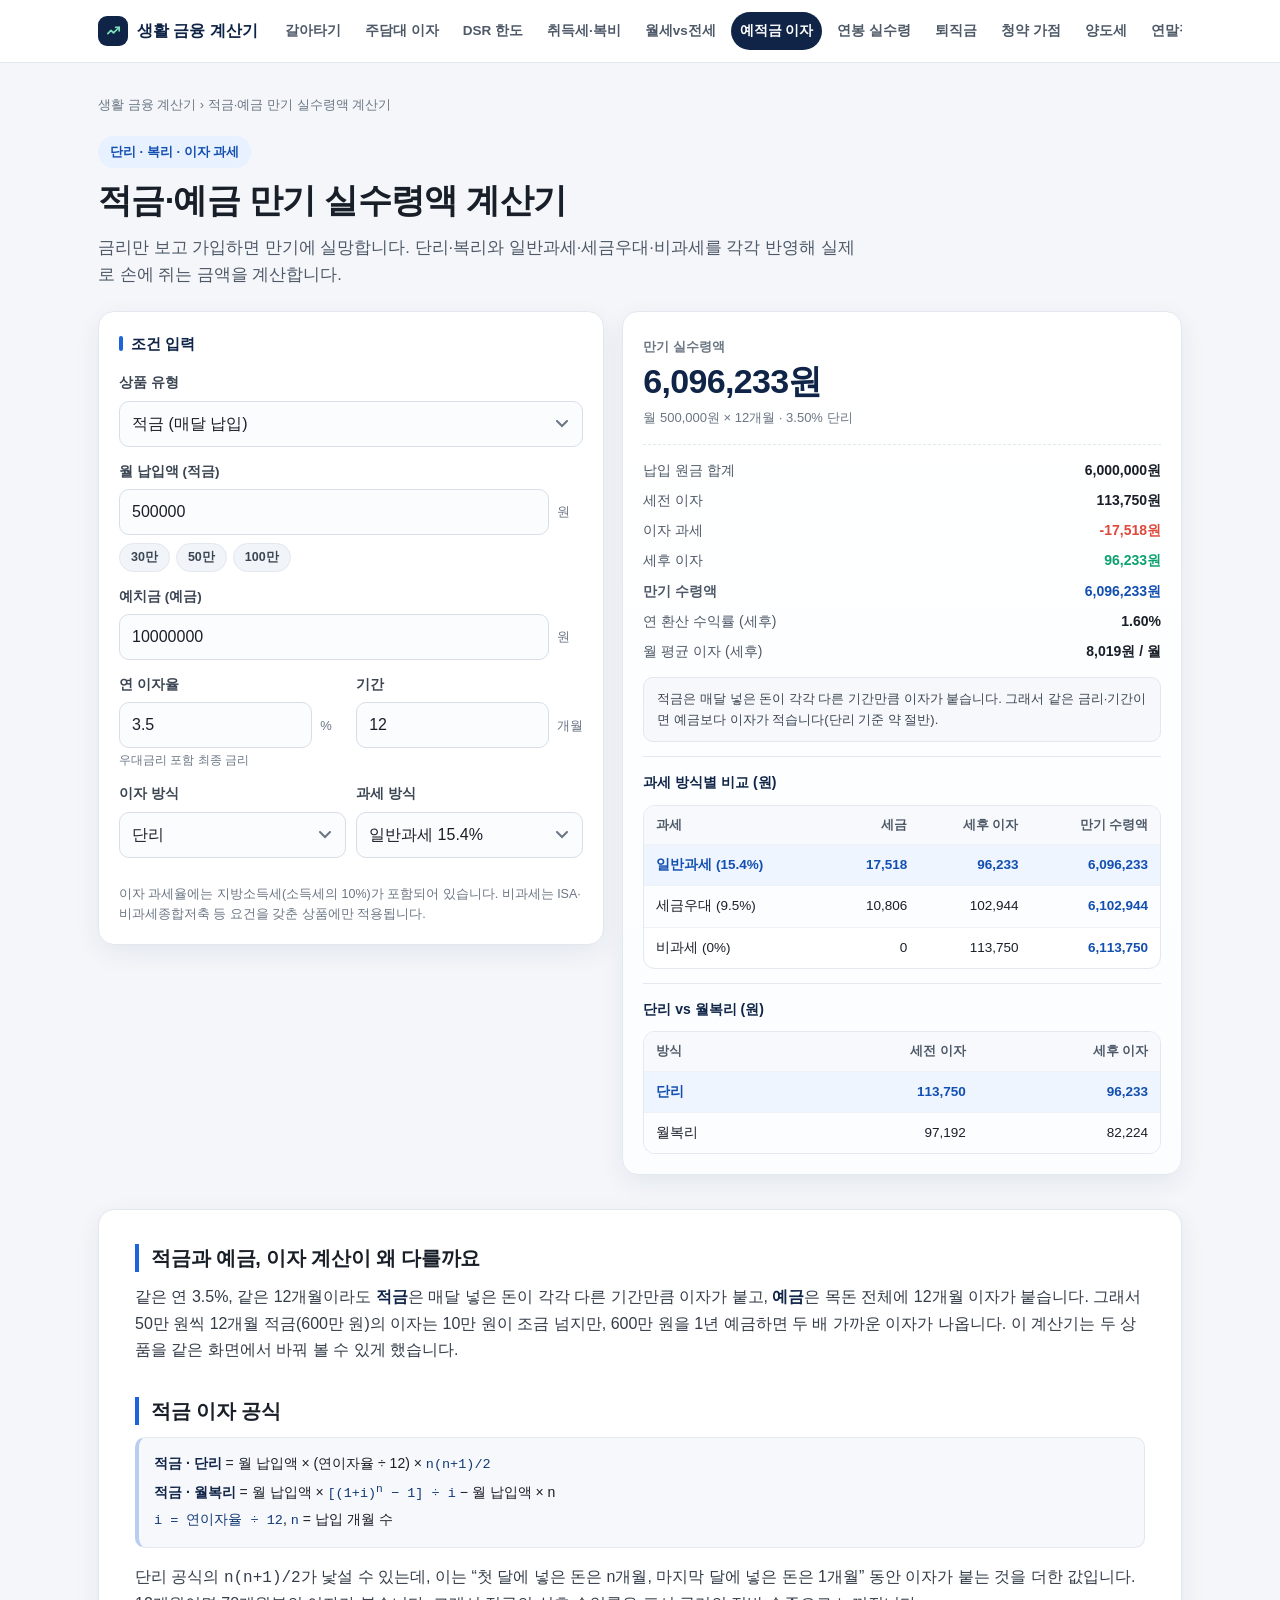
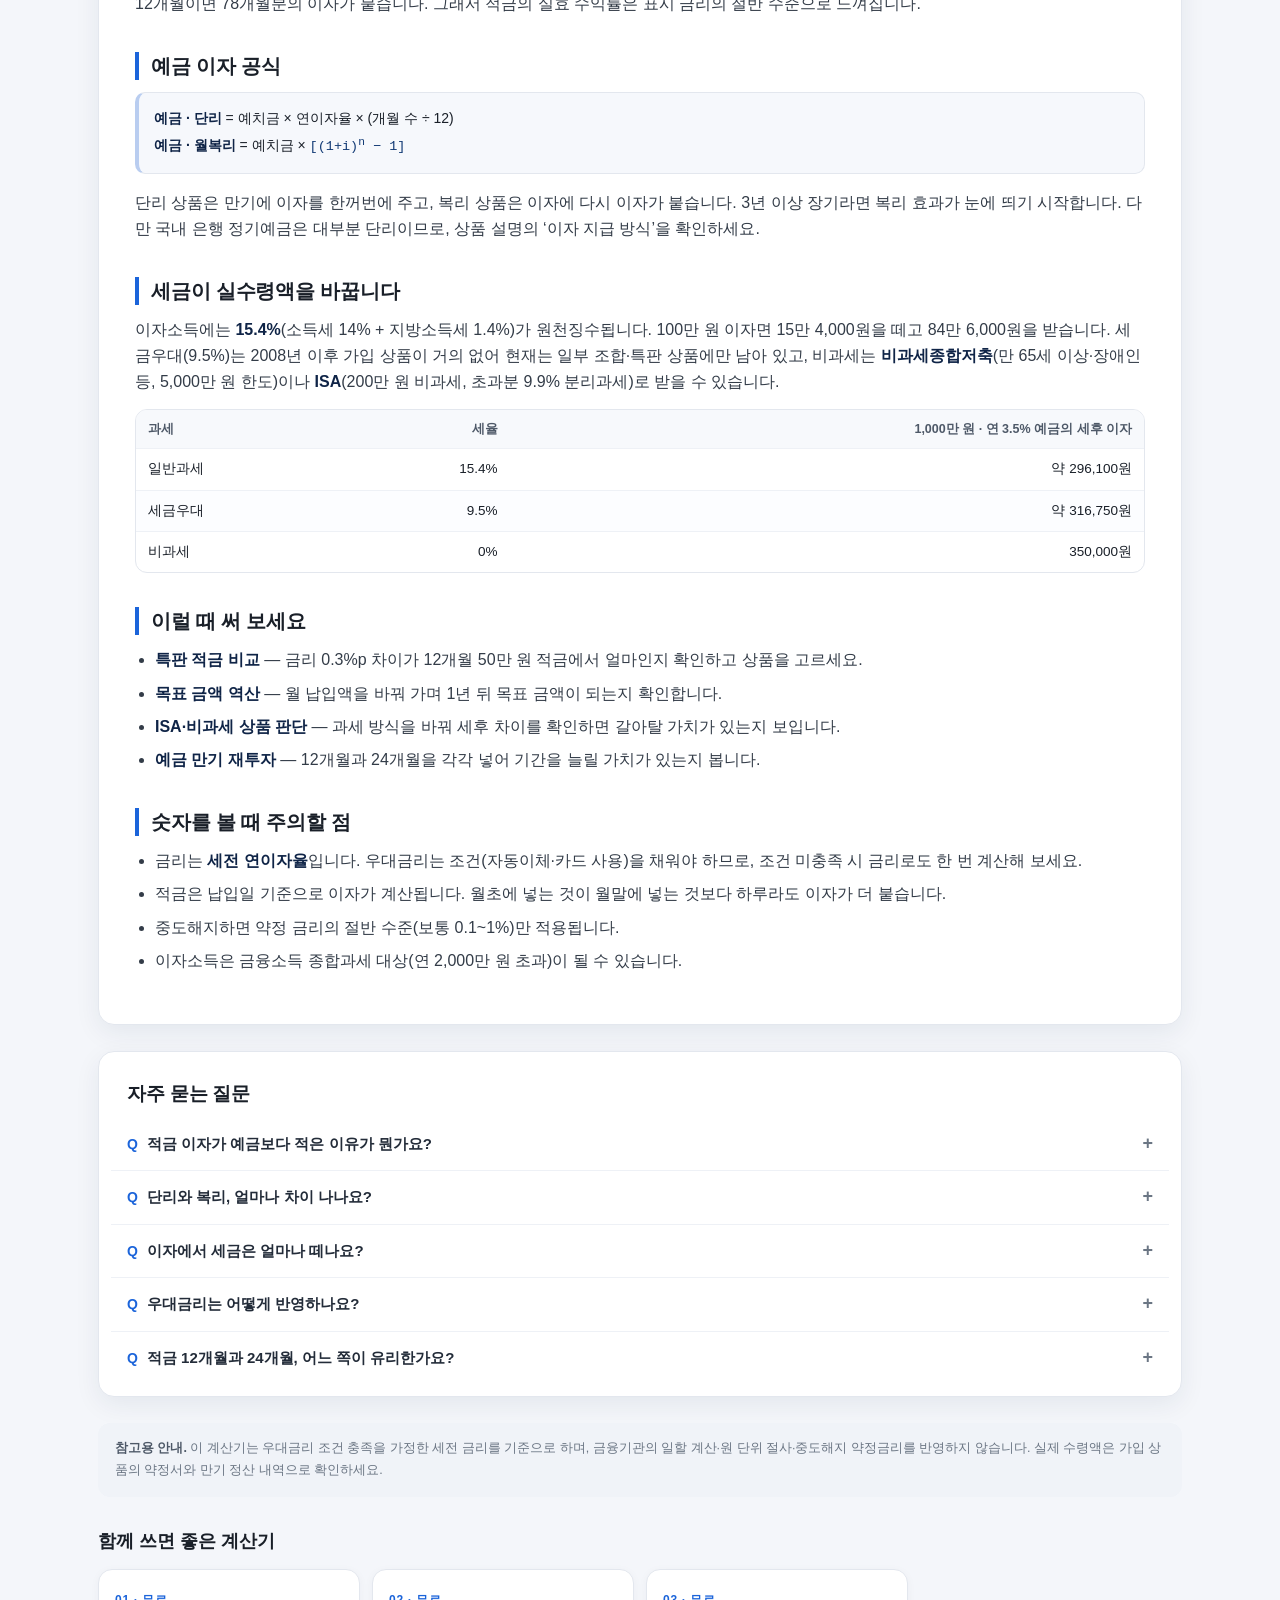
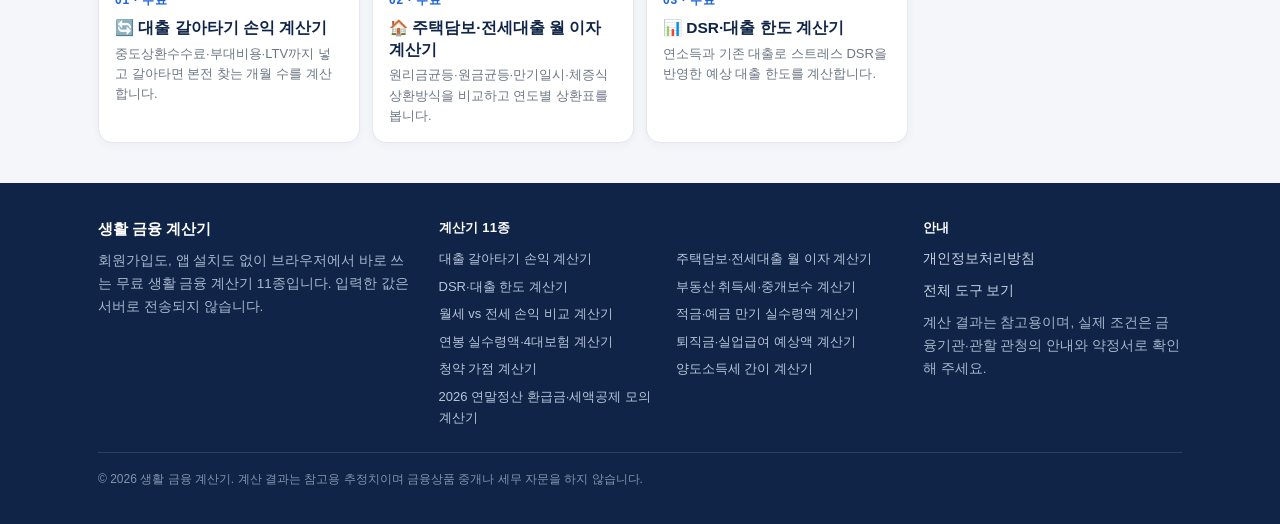
<file: tools/savings-calculator.html>
<!DOCTYPE html>
<html lang="ko">
<head>
<meta charset="utf-8">
<meta name="viewport" content="width=device-width, initial-scale=1">
<title>적금·예금 이자 계산기 | 만기 실수령액 (단리·복리·세금)</title>
<meta name="description" content="적금·예금 만기 실수령액을 계산합니다. 단리·월복리, 일반과세 15.4%·세금우대 9.5%·비과세를 반영한 세후 이자와 연 환산 수익률까지 무료로 확인하세요.">
<meta name="keywords" content="적금 이자 계산기, 예금 이자 계산기, 만기 실수령액, 단리 복리, 이자 과세 15.4%, 세금우대, 비과세, 적금 금리">
<meta name="robots" content="index, follow, max-image-preview:large">
<meta name="author" content="생활 금융 계산기">
<meta name="theme-color" content="#0f2447">
<meta name="naver-site-verification" content="0c094f9c82a10c5fcd5292b5a2744684c0ecfee2">
<meta name="google-site-verification" content="ROz-ZBABKqWs14o1I1dBc0h49IidcUGDRy0BjunFj2M">
<link rel="canonical" href="https://dscookie-0422.github.io/tools/savings-calculator.html">

<meta property="og:type" content="website">
<meta property="og:site_name" content="생활 금융 계산기">
<meta property="og:title" content="적금·예금 이자 계산기 | 만기 실수령액 (단리·복리·세금)">
<meta property="og:description" content="적금·예금 만기 실수령액을 계산합니다. 단리·월복리, 일반과세 15.4%·세금우대 9.5%·비과세를 반영한 세후 이자와 연 환산 수익률까지 무료로 확인하세요.">
<meta property="og:url" content="https://dscookie-0422.github.io/tools/savings-calculator.html">
<meta property="og:image" content="https://dscookie-0422.github.io/web-ad/og-image.png">
<meta property="og:locale" content="ko_KR">
<meta name="twitter:card" content="summary_large_image">
<meta name="twitter:title" content="적금·예금 이자 계산기 | 만기 실수령액 (단리·복리·세금)">
<meta name="twitter:description" content="적금·예금 만기 실수령액을 계산합니다. 단리·월복리, 일반과세 15.4%·세금우대 9.5%·비과세를 반영한 세후 이자와 연 환산 수익률까지 무료로 확인하세요.">
<meta name="twitter:image" content="https://dscookie-0422.github.io/web-ad/og-image.png">

<link rel="icon" href="data:image/svg+xml,%3Csvg xmlns='http://www.w3.org/2000/svg' viewBox='0 0 64 64'%3E%3Crect width='64' height='64' rx='14' fill='%230f2447'/%3E%3Cpath d='M18 40l10-10 6 6 12-14' stroke='%237ce0bb' stroke-width='5' fill='none' stroke-linecap='round' stroke-linejoin='round'/%3E%3C/svg%3E">
<link rel="stylesheet" href="../assets/site.css">
<script async src="https://pagead2.googlesyndication.com/pagead/js/adsbygoogle.js?client=ca-pub-6285965398350241" crossorigin="anonymous"></script>
<!-- Google tag (gtag.js) -->
<script async src="https://www.googletagmanager.com/gtag/js?id=G-T4MEBSL2R8"></script>
<script>
  window.dataLayer = window.dataLayer || [];
  function gtag(){dataLayer.push(arguments);}
  gtag('js', new Date());
  gtag('config', 'G-T4MEBSL2R8');
</script>
<script type="application/ld+json">
{
  "@context": "https://schema.org",
  "@type": "WebApplication",
  "name": "적금·예금 만기 실수령액 계산기",
  "url": "https://dscookie-0422.github.io/tools/savings-calculator.html",
  "description": "적금·예금 만기 실수령액을 계산합니다. 단리·월복리, 일반과세 15.4%·세금우대 9.5%·비과세를 반영한 세후 이자와 연 환산 수익률까지 무료로 확인하세요.",
  "applicationCategory": "FinanceApplication",
  "operatingSystem": "Web",
  "inLanguage": "ko-KR",
  "isAccessibleForFree": true,
  "offers": {
    "@type": "Offer",
    "price": "0",
    "priceCurrency": "KRW"
  },
  "publisher": {
    "@type": "Organization",
    "name": "생활 금융 계산기",
    "url": "https://dscookie-0422.github.io/"
  }
}
</script>
<script type="application/ld+json">
{
  "@context": "https://schema.org",
  "@type": "FAQPage",
  "mainEntity": [
    {
      "@type": "Question",
      "name": "적금 이자가 예금보다 적은 이유가 뭔가요?",
      "acceptedAnswer": {
        "@type": "Answer",
        "text": "적금은 매달 넣은 돈이 각각 다른 기간만큼만 이자가 붙기 때문입니다. 12개월 적금에서 첫 달 납입금은 12개월, 마지막 달 납입금은 1개월분 이자만 받습니다. 50만 원씩 12개월(600만 원) 적금의 세전 이자는 연 3.5% 기준 약 113,750원으로, 같은 600만 원 1년 예금(약 210,000원)의 절반 수준입니다."
      }
    },
    {
      "@type": "Question",
      "name": "단리와 복리, 얼마나 차이 나나요?",
      "acceptedAnswer": {
        "@type": "Answer",
        "text": "1,000만 원을 연 3.5%로 1년 맡기면 단리 이자는 350,000원, 월복리는 약 355,700원으로 차이가 6,000원 안쪽입니다. 3년이면 차이가 3만 원대로 벌어지고, 10년이면 20만 원을 넘습니다. 기간이 짧으면 단리·복리 차이는 크지 않으니 금리를 먼저 비교하세요."
      }
    },
    {
      "@type": "Question",
      "name": "이자에서 세금은 얼마나 떼나요?",
      "acceptedAnswer": {
        "@type": "Answer",
        "text": "일반과세는 이자의 15.4%(소득세 14% + 지방소득세 1.4%)를 원천징수합니다. 이자 100만 원이면 15만 4,000원을 떼고 84만 6,000원을 받습니다. 비과세종합저축이나 ISA 같은 비과세·분리과세 상품은 세율이 0% 또는 9.9%로 낮아 실수령액이 늘어납니다."
      }
    },
    {
      "@type": "Question",
      "name": "우대금리는 어떻게 반영하나요?",
      "acceptedAnswer": {
        "@type": "Answer",
        "text": "기본금리에 우대금리를 더한 최종 금리를 넣으면 됩니다. 예를 들어 기본 3.0%에 우대 0.5%면 3.5%를 입력하세요. 다만 우대 조건(자동이체, 카드 실적, 첫 거래)을 채우지 못할 가능성도 있으니 기본금리로도 한 번 계산해 두면 실제 수령액을 보수적으로 가늠할 수 있습니다."
      }
    },
    {
      "@type": "Question",
      "name": "적금 12개월과 24개월, 어느 쪽이 유리한가요?",
      "acceptedAnswer": {
        "@type": "Answer",
        "text": "금리가 같다면 이자 총액은 24개월이 더 많지만, 연 환산 수익률은 비슷합니다. 문제는 금리 변동입니다. 24개월 동안 금리가 오르면 더 높은 금리 상품으로 갈아타지 못합니다. 금리 상승기에는 짧게, 하락기에는 길게 가입하는 것이 일반적입니다."
      }
    }
  ]
}
</script>
</head>
<body>
<header class="site-header">
  <div class="wrap header-inner">
    <a class="brand" href="../index.html" aria-label="생활 금융 계산기 홈">
      <span class="brand-mark" aria-hidden="true">
        <svg viewBox="0 0 24 24" width="17" height="17" fill="none" stroke="currentColor" stroke-width="2.4" stroke-linecap="round" stroke-linejoin="round"><path d="M4 15l4.5-4.5 3.5 3.5L20 6"/><path d="M20 11V6h-5"/></svg>
      </span>
      <span>생활 금융 계산기</span>
    </a>
    <nav class="tool-nav" aria-label="무료 계산기 11종">
      <a href="https://dscookie-0422.github.io/web-ad/">갈아타기</a>
      <a href="loan-interest.html">주담대 이자</a>
      <a href="dsr-calculator.html">DSR 한도</a>
      <a href="property-tax-fee.html">취득세·복비</a>
      <a href="rent-vs-jeonse.html">월세vs전세</a>
      <a href="savings-calculator.html" class="on">예적금 이자</a>
      <a href="salary-calculator.html">연봉 실수령</a>
      <a href="severance-calculator.html">퇴직금</a>
      <a href="subscription-score.html">청약 가점</a>
      <a href="capital-gains-tax.html">양도세</a>
      <a href="year-end-tax-calculator.html">연말정산</a>
    </nav>
  </div>
</header>
<main>
  <div class="wrap">
    <p class="crumb"><a href="../index.html">생활 금융 계산기</a> &rsaquo; 적금·예금 만기 실수령액 계산기</p>
    <div class="page-head">
      <span class="kicker">단리 · 복리 · 이자 과세</span>
      <h1>적금·예금 만기 실수령액 계산기</h1>
      <p class="lede">금리만 보고 가입하면 만기에 실망합니다. 단리·복리와 일반과세·세금우대·비과세를 각각 반영해 실제로 손에 쥐는 금액을 계산합니다.</p>
    </div>

    <section class="calc" aria-label="계산기">
      <form class="panel" id="calc-form" onsubmit="return false;">
        <h2 class="panel-title">조건 입력</h2>
        
<div class="field">
  <label for="kind">상품 유형</label>
  <select id="kind">
    <option value="save" selected>적금 (매달 납입)</option>
    <option value="deposit">예금 (한 번에 예치)</option>
  </select>
</div>
<div class="field">
  <label for="monthly">월 납입액 (적금)</label>
  <div class="input-line"><input id="monthly" type="number" value="500000" step="10000" min="0" inputmode="numeric"><span class="unit">원</span></div>
  <div class="chips">
    <button type="button" data-set="monthly" data-val="300000">30만</button>
    <button type="button" data-set="monthly" data-val="500000">50만</button>
    <button type="button" data-set="monthly" data-val="1000000">100만</button>
  </div>
</div>
<div class="field">
  <label for="lump">예치금 (예금)</label>
  <div class="input-line"><input id="lump" type="number" value="10000000" step="100000" min="0" inputmode="numeric"><span class="unit">원</span></div>
</div>
<div class="row-2">
  <div class="field">
    <label for="rate">연 이자율</label>
    <div class="input-line"><input id="rate" type="number" value="3.5" step="0.01" min="0" max="20" inputmode="decimal"><span class="unit">%</span></div>
    <span class="hint">우대금리 포함 최종 금리</span>
  </div>
  <div class="field">
    <label for="months">기간</label>
    <div class="input-line"><input id="months" type="number" value="12" step="1" min="1" max="120" inputmode="numeric"><span class="unit">개월</span></div>
  </div>
</div>
<div class="row-2">
  <div class="field">
    <label for="compound">이자 방식</label>
    <select id="compound">
      <option value="simple" selected>단리</option>
      <option value="compound">월복리</option>
    </select>
  </div>
  <div class="field">
    <label for="tax">과세 방식</label>
    <select id="tax">
      <option value="0.154" selected>일반과세 15.4%</option>
      <option value="0.095">세금우대 9.5%</option>
      <option value="0">비과세 0%</option>
    </select>
  </div>
</div>
<p class="mini">이자 과세율에는 지방소득세(소득세의 10%)가 포함되어 있습니다. 비과세는 ISA·비과세종합저축 등 요건을 갖춘 상품에만 적용됩니다.</p>

      </form>
      <div class="result-panel" id="results" aria-live="polite">
        
<div class="big">
  <span class="lbl" id="r-main-label">만기 실수령액</span>
  <div class="val" id="r-main">-</div>
  <div class="sub" id="r-main-sub">-</div>
</div>
<dl class="kv">
  <dt>납입 원금 합계</dt><dd id="r-principal">-</dd>
  <dt>세전 이자</dt><dd id="r-interest">-</dd>
  <dt>이자 과세</dt><dd class="bad" id="r-tax">-</dd>
  <dt>세후 이자</dt><dd class="good" id="r-net-profit">-</dd>
  <dt><strong>만기 수령액</strong></dt><dd><strong class="em" id="r-net">-</strong></dd>
  <dt>연 환산 수익률 (세후)</dt><dd id="r-eff">-</dd>
  <dt>월 평균 이자 (세후)</dt><dd id="r-monthly-avg">-</dd>
</dl>
<div id="kind-note"></div>
<div class="divider"></div>
<h3 style="font-size:14px;margin:0 0 10px;color:#0f2447">과세 방식별 비교 (원)</h3>
<div class="tbl-wrap">
  <table class="tbl">
    <thead><tr><th>과세</th><th>세금</th><th>세후 이자</th><th>만기 수령액</th></tr></thead>
    <tbody id="tax-body"></tbody>
  </table>
</div>
<div class="divider"></div>
<h3 style="font-size:14px;margin:0 0 10px;color:#0f2447">단리 vs 월복리 (원)</h3>
<div class="tbl-wrap">
  <table class="tbl">
    <thead><tr><th>방식</th><th>세전 이자</th><th>세후 이자</th></tr></thead>
    <tbody id="cmp-body"></tbody>
  </table>
</div>

      </div>
    </section>

    <section class="content">
      
<h2>적금과 예금, 이자 계산이 왜 다를까요</h2>
<p>같은 연 3.5%, 같은 12개월이라도 <strong>적금</strong>은 매달 넣은 돈이 각각 다른 기간만큼 이자가 붙고, <strong>예금</strong>은 목돈 전체에 12개월 이자가 붙습니다. 그래서 50만 원씩 12개월 적금(600만 원)의 이자는 10만 원이 조금 넘지만, 600만 원을 1년 예금하면 두 배 가까운 이자가 나옵니다. 이 계산기는 두 상품을 같은 화면에서 바꿔 볼 수 있게 했습니다.</p>

<h2>적금 이자 공식</h2>
<div class="formula">
  <strong>적금 · 단리</strong> = 월 납입액 × (연이자율 ÷ 12) × <code>n(n+1)/2</code><br>
  <strong>적금 · 월복리</strong> = 월 납입액 × <code>[(1+i)<sup>n</sup> − 1] ÷ i</code> − 월 납입액 × n<br>
  <code>i = 연이자율 ÷ 12</code>, <code>n</code> = 납입 개월 수
</div>
<p>단리 공식의 <code>n(n+1)/2</code>가 낯설 수 있는데, 이는 &ldquo;첫 달에 넣은 돈은 n개월, 마지막 달에 넣은 돈은 1개월&rdquo; 동안 이자가 붙는 것을 더한 값입니다. 12개월이면 78개월분의 이자가 붙습니다. 그래서 적금의 실효 수익률은 표시 금리의 절반 수준으로 느껴집니다.</p>

<h2>예금 이자 공식</h2>
<div class="formula">
  <strong>예금 · 단리</strong> = 예치금 × 연이자율 × (개월 수 ÷ 12)<br>
  <strong>예금 · 월복리</strong> = 예치금 × <code>[(1+i)<sup>n</sup> − 1]</code>
</div>
<p>단리 상품은 만기에 이자를 한꺼번에 주고, 복리 상품은 이자에 다시 이자가 붙습니다. 3년 이상 장기라면 복리 효과가 눈에 띄기 시작합니다. 다만 국내 은행 정기예금은 대부분 단리이므로, 상품 설명의 &lsquo;이자 지급 방식&rsquo;을 확인하세요.</p>

<h2>세금이 실수령액을 바꿉니다</h2>
<p>이자소득에는 <strong>15.4%</strong>(소득세 14% + 지방소득세 1.4%)가 원천징수됩니다. 100만 원 이자면 15만 4,000원을 떼고 84만 6,000원을 받습니다. 세금우대(9.5%)는 2008년 이후 가입 상품이 거의 없어 현재는 일부 조합·특판 상품에만 남아 있고, 비과세는 <strong>비과세종합저축</strong>(만 65세 이상·장애인 등, 5,000만 원 한도)이나 <strong>ISA</strong>(200만 원 비과세, 초과분 9.9% 분리과세)로 받을 수 있습니다.</p>
<div class="tbl-wrap">
  <table class="tbl">
    <thead><tr><th>과세</th><th>세율</th><th>1,000만 원 · 연 3.5% 예금의 세후 이자</th></tr></thead>
    <tbody>
      <tr><td>일반과세</td><td>15.4%</td><td>약 296,100원</td></tr>
      <tr><td>세금우대</td><td>9.5%</td><td>약 316,750원</td></tr>
      <tr><td>비과세</td><td>0%</td><td>350,000원</td></tr>
    </tbody>
  </table>
</div>

<h2>이럴 때 써 보세요</h2>
<ul>
  <li><strong>특판 적금 비교</strong> — 금리 0.3%p 차이가 12개월 50만 원 적금에서 얼마인지 확인하고 상품을 고르세요.</li>
  <li><strong>목표 금액 역산</strong> — 월 납입액을 바꿔 가며 1년 뒤 목표 금액이 되는지 확인합니다.</li>
  <li><strong>ISA·비과세 상품 판단</strong> — 과세 방식을 바꿔 세후 차이를 확인하면 갈아탈 가치가 있는지 보입니다.</li>
  <li><strong>예금 만기 재투자</strong> — 12개월과 24개월을 각각 넣어 기간을 늘릴 가치가 있는지 봅니다.</li>
</ul>

<h2>숫자를 볼 때 주의할 점</h2>
<ul>
  <li>금리는 <strong>세전 연이자율</strong>입니다. 우대금리는 조건(자동이체·카드 사용)을 채워야 하므로, 조건 미충족 시 금리로도 한 번 계산해 보세요.</li>
  <li>적금은 납입일 기준으로 이자가 계산됩니다. 월초에 넣는 것이 월말에 넣는 것보다 하루라도 이자가 더 붙습니다.</li>
  <li>중도해지하면 약정 금리의 절반 수준(보통 0.1~1%)만 적용됩니다.</li>
  <li>이자소득은 금융소득 종합과세 대상(연 2,000만 원 초과)이 될 수 있습니다.</li>
</ul>

    </section>

    <section class="faq">
      <h2>자주 묻는 질문</h2>
      <details class="qa">
  <summary>적금 이자가 예금보다 적은 이유가 뭔가요?</summary>
  <div class="a"><p>적금은 매달 넣은 돈이 각각 다른 기간만큼만 이자가 붙기 때문입니다. 12개월 적금에서 첫 달 납입금은 12개월, 마지막 달 납입금은 1개월분 이자만 받습니다. 50만 원씩 12개월(600만 원) 적금의 세전 이자는 연 3.5% 기준 약 113,750원으로, 같은 600만 원 1년 예금(약 210,000원)의 절반 수준입니다.</p></div>
</details>
<details class="qa">
  <summary>단리와 복리, 얼마나 차이 나나요?</summary>
  <div class="a"><p>1,000만 원을 연 3.5%로 1년 맡기면 단리 이자는 350,000원, 월복리는 약 355,700원으로 차이가 6,000원 안쪽입니다. 3년이면 차이가 3만 원대로 벌어지고, 10년이면 20만 원을 넘습니다. 기간이 짧으면 단리·복리 차이는 크지 않으니 금리를 먼저 비교하세요.</p></div>
</details>
<details class="qa">
  <summary>이자에서 세금은 얼마나 떼나요?</summary>
  <div class="a"><p>일반과세는 이자의 15.4%(소득세 14% + 지방소득세 1.4%)를 원천징수합니다. 이자 100만 원이면 15만 4,000원을 떼고 84만 6,000원을 받습니다. 비과세종합저축이나 ISA 같은 비과세·분리과세 상품은 세율이 0% 또는 9.9%로 낮아 실수령액이 늘어납니다.</p></div>
</details>
<details class="qa">
  <summary>우대금리는 어떻게 반영하나요?</summary>
  <div class="a"><p>기본금리에 우대금리를 더한 최종 금리를 넣으면 됩니다. 예를 들어 기본 3.0%에 우대 0.5%면 3.5%를 입력하세요. 다만 우대 조건(자동이체, 카드 실적, 첫 거래)을 채우지 못할 가능성도 있으니 기본금리로도 한 번 계산해 두면 실제 수령액을 보수적으로 가늠할 수 있습니다.</p></div>
</details>
<details class="qa">
  <summary>적금 12개월과 24개월, 어느 쪽이 유리한가요?</summary>
  <div class="a"><p>금리가 같다면 이자 총액은 24개월이 더 많지만, 연 환산 수익률은 비슷합니다. 문제는 금리 변동입니다. 24개월 동안 금리가 오르면 더 높은 금리 상품으로 갈아타지 못합니다. 금리 상승기에는 짧게, 하락기에는 길게 가입하는 것이 일반적입니다.</p></div>
</details>
    </section>

    <p class="disclaimer"><strong>참고용 안내.</strong> 이 계산기는 우대금리 조건 충족을 가정한 세전 금리를 기준으로 하며, 금융기관의 일할 계산·원 단위 절사·중도해지 약정금리를 반영하지 않습니다. 실제 수령액은 가입 상품의 약정서와 만기 정산 내역으로 확인하세요.</p>

    <section class="related">
  <h2>함께 쓰면 좋은 계산기</h2>
  <div class="cards">
    <a class="card" href="https://dscookie-0422.github.io/web-ad/">
  <span class="num">01 · 무료</span>
  <h3>🔄 대출 갈아타기 손익 계산기</h3>
  <p>중도상환수수료·부대비용·LTV까지 넣고 갈아타면 본전 찾는 개월 수를 계산합니다.</p>
</a><a class="card" href="loan-interest.html">
  <span class="num">02 · 무료</span>
  <h3>🏠 주택담보·전세대출 월 이자 계산기</h3>
  <p>원리금균등·원금균등·만기일시·체증식 상환방식을 비교하고 연도별 상환표를 봅니다.</p>
</a><a class="card" href="dsr-calculator.html">
  <span class="num">03 · 무료</span>
  <h3>📊 DSR·대출 한도 계산기</h3>
  <p>연소득과 기존 대출로 스트레스 DSR을 반영한 예상 대출 한도를 계산합니다.</p>
</a>
  </div>
</section>
  </div>
</main>
<footer class="site-footer">
  <div class="wrap">
    <div class="footer-grid">
      <div>
        <span class="brand-foot">생활 금융 계산기</span>
        <p>회원가입도, 앱 설치도 없이 브라우저에서 바로 쓰는 무료 생활 금융 계산기 11종입니다. 입력한 값은 서버로 전송되지 않습니다.</p>
      </div>
      <div>
        <h2>계산기 11종</h2>
        <div class="footer-links">
        <a href="https://dscookie-0422.github.io/web-ad/">대출 갈아타기 손익 계산기</a>
        <a href="loan-interest.html">주택담보·전세대출 월 이자 계산기</a>
        <a href="dsr-calculator.html">DSR·대출 한도 계산기</a>
        <a href="property-tax-fee.html">부동산 취득세·중개보수 계산기</a>
        <a href="rent-vs-jeonse.html">월세 vs 전세 손익 비교 계산기</a>
        <a href="savings-calculator.html">적금·예금 만기 실수령액 계산기</a>
        <a href="salary-calculator.html">연봉 실수령액·4대보험 계산기</a>
        <a href="severance-calculator.html">퇴직금·실업급여 예상액 계산기</a>
        <a href="subscription-score.html">청약 가점 계산기</a>
        <a href="capital-gains-tax.html">양도소득세 간이 계산기</a>
        <a href="year-end-tax-calculator.html">2026 연말정산 환급금·세액공제 모의계산기</a>
        </div>
      </div>
      <div>
        <h2>안내</h2>
        <p><a href="../privacy.html">개인정보처리방침</a></p>
        <p><a href="../index.html">전체 도구 보기</a></p>
        <p>계산 결과는 참고용이며, 실제 조건은 금융기관·관할 관청의 안내와 약정서로 확인해 주세요.</p>
      </div>
    </div>
    <p class="copy">© 2026 생활 금융 계산기. 계산 결과는 참고용 추정치이며 금융상품 중개나 세무 자문을 하지 않습니다.</p>
  </div>
</footer>

<script>

function $(id){return document.getElementById(id);}
function n(id){var el=$(id); if(!el) return 0; var v=String(el.value).replace(/[^0-9.\-]/g,''); var f=parseFloat(v); return isFinite(f)?f:0;}
function won(x){var v=Math.round(x); return (v<0?'-':'')+Math.abs(v).toLocaleString('ko-KR')+'원';}
function num(x){return Math.round(x).toLocaleString('ko-KR');}
function eok(x){ // 원 -> 억/만원 사람이 읽는 형태
  var v=Math.round(x);
  if(v===0) return '0원';
  var neg=v<0; v=Math.abs(v);
  var eok=Math.floor(v/100000000), man=Math.floor((v%100000000)/10000), wonR=v%10000;
  var s='';
  if(eok) s+=eok.toLocaleString('ko-KR')+'억 ';
  if(man) s+=man.toLocaleString('ko-KR')+'만';
  if(!eok&&!man) return (neg?'-':'')+v.toLocaleString('ko-KR')+'원';
  if(wonR) s+=' '+wonR.toLocaleString('ko-KR')+'원';
  else s+='원';
  return (neg?'-':'')+s.trim();
}
function pct(x,d){ if(!isFinite(x)) x=0; var q=Math.pow(10,d==null?1:d); return (Math.round(x*q)/q).toFixed(d==null?1:d); }
function setText(id,txt){var el=$(id); if(el){ if(el.tagName==='INPUT') el.value=txt; else el.textContent=txt; } }
function monthlyPayment(P, annualRate, months){ // 원리금균등 월 납입액
  var i=annualRate/100/12;
  if(months<=0) return 0;
  if(i===0) return P/months;
  return P*i/(1-Math.pow(1+i,-months));
}
function bindCalc(fn){
  document.querySelectorAll('input,select').forEach(function(el){
    el.addEventListener('input',fn); el.addEventListener('change',fn);
  });
  document.querySelectorAll('button[data-set]').forEach(function(b){
    b.addEventListener('click',function(ev){
      ev.preventDefault();
      var el=$(b.getAttribute('data-set'));
      if(el){ el.value=b.getAttribute('data-val'); fn(); }
    });
  });
  fn();
}


function calcSave(){
  var kind = $('kind').value;          // save(적금) | deposit(예금)
  var monthly = n('monthly'), lump = n('lump');
  var rate = n('rate'), months = Math.max(1, Math.round(n('months')));
  var compound = $('compound').value==='compound';
  var taxRate = parseFloat($('tax').value);

  var principal = (kind==='save') ? monthly*months : lump;
  var interest = 0, i = rate/100/12;

  if(kind==='save'){
    if(compound){
      interest = i===0 ? 0 : monthly*((Math.pow(1+i,months)-1)/i) - monthly*months;
    } else {
      interest = monthly*(rate/100/12)*(months*(months+1)/2);
    }
  } else {
    if(compound){
      interest = lump*(Math.pow(1+i,months)-1);
    } else {
      interest = lump*(rate/100)*months/12;
    }
  }
  var tax = interest*taxRate;
  var net = principal + interest - tax;

  setText('r-main', won(net));
  setText('r-main-label', '만기 실수령액');
  setText('r-main-sub', (kind==='save'?'월 ' + won(monthly) + ' × ' + months + '개월':'예치금 ' + won(lump)) + ' · ' + pct(rate,2) + '% ' + (compound?'월복리':'단리'));

  setText('r-principal', won(principal));
  setText('r-interest', won(interest));
  setText('r-tax', '-' + won(tax));
  setText('r-net', won(net));
  setText('r-net-profit', won(interest - tax));
  var effAnnual = (principal>0 && months>0) ? ((interest-tax)/principal)*(12/months)*100 : 0;
  setText('r-eff', pct(effAnnual,2) + '%');
  setText('r-monthly-avg', won((interest-tax)/months) + ' / 월');

  var rows = '';
  [['일반과세 (15.4%)',0.154],['세금우대 (9.5%)',0.095],['비과세 (0%)',0]].forEach(function(t){
    var tx = interest*t[1];
    var nv = principal + interest - tx;
    rows += '<tr'+(parseFloat(t[1])===taxRate?' class="onrow"':'')+'><td>'+t[0]+'</td><td>'+num(tx)+'</td><td>'+num(interest-tx)+'</td><td class="hl">'+num(nv)+'</td></tr>';
  });
  $('tax-body').innerHTML = rows;

  // 단리 vs 복리 비교
  var simple, comp;
  if(kind==='save'){
    simple = monthly*(rate/100/12)*(months*(months+1)/2);
    comp = i===0 ? 0 : monthly*((Math.pow(1+i,months)-1)/i) - monthly*months;
  } else {
    simple = lump*(rate/100)*months/12;
    comp = lump*(Math.pow(1+i,months)-1);
  }
  $('cmp-body').innerHTML =
    '<tr'+(compound?'':' class="onrow"')+'><td>단리</td><td>'+num(simple)+'</td><td>'+num(simple*(1-taxRate))+'</td></tr>' +
    '<tr'+(compound?' class="onrow"':'')+'><td>월복리</td><td>'+num(comp)+'</td><td>'+num(comp*(1-taxRate))+'</td></tr>';

  $('kind-note').innerHTML = kind==='save'
    ? '<div class="note">적금은 매달 넣은 돈이 각각 다른 기간만큼 이자가 붙습니다. 그래서 같은 금리·기간이면 예금보다 이자가 적습니다(단리 기준 약 절반).</div>'
    : '<div class="note">예금은 목돈을 한 번에 맡기고 만기에 원금과 이자를 받습니다. 이자에 이자가 붙는 복리 상품은 기간이 길수록 유리합니다.</div>';
}
bindCalc(calcSave);

</script>
</body>
</html>
</file>
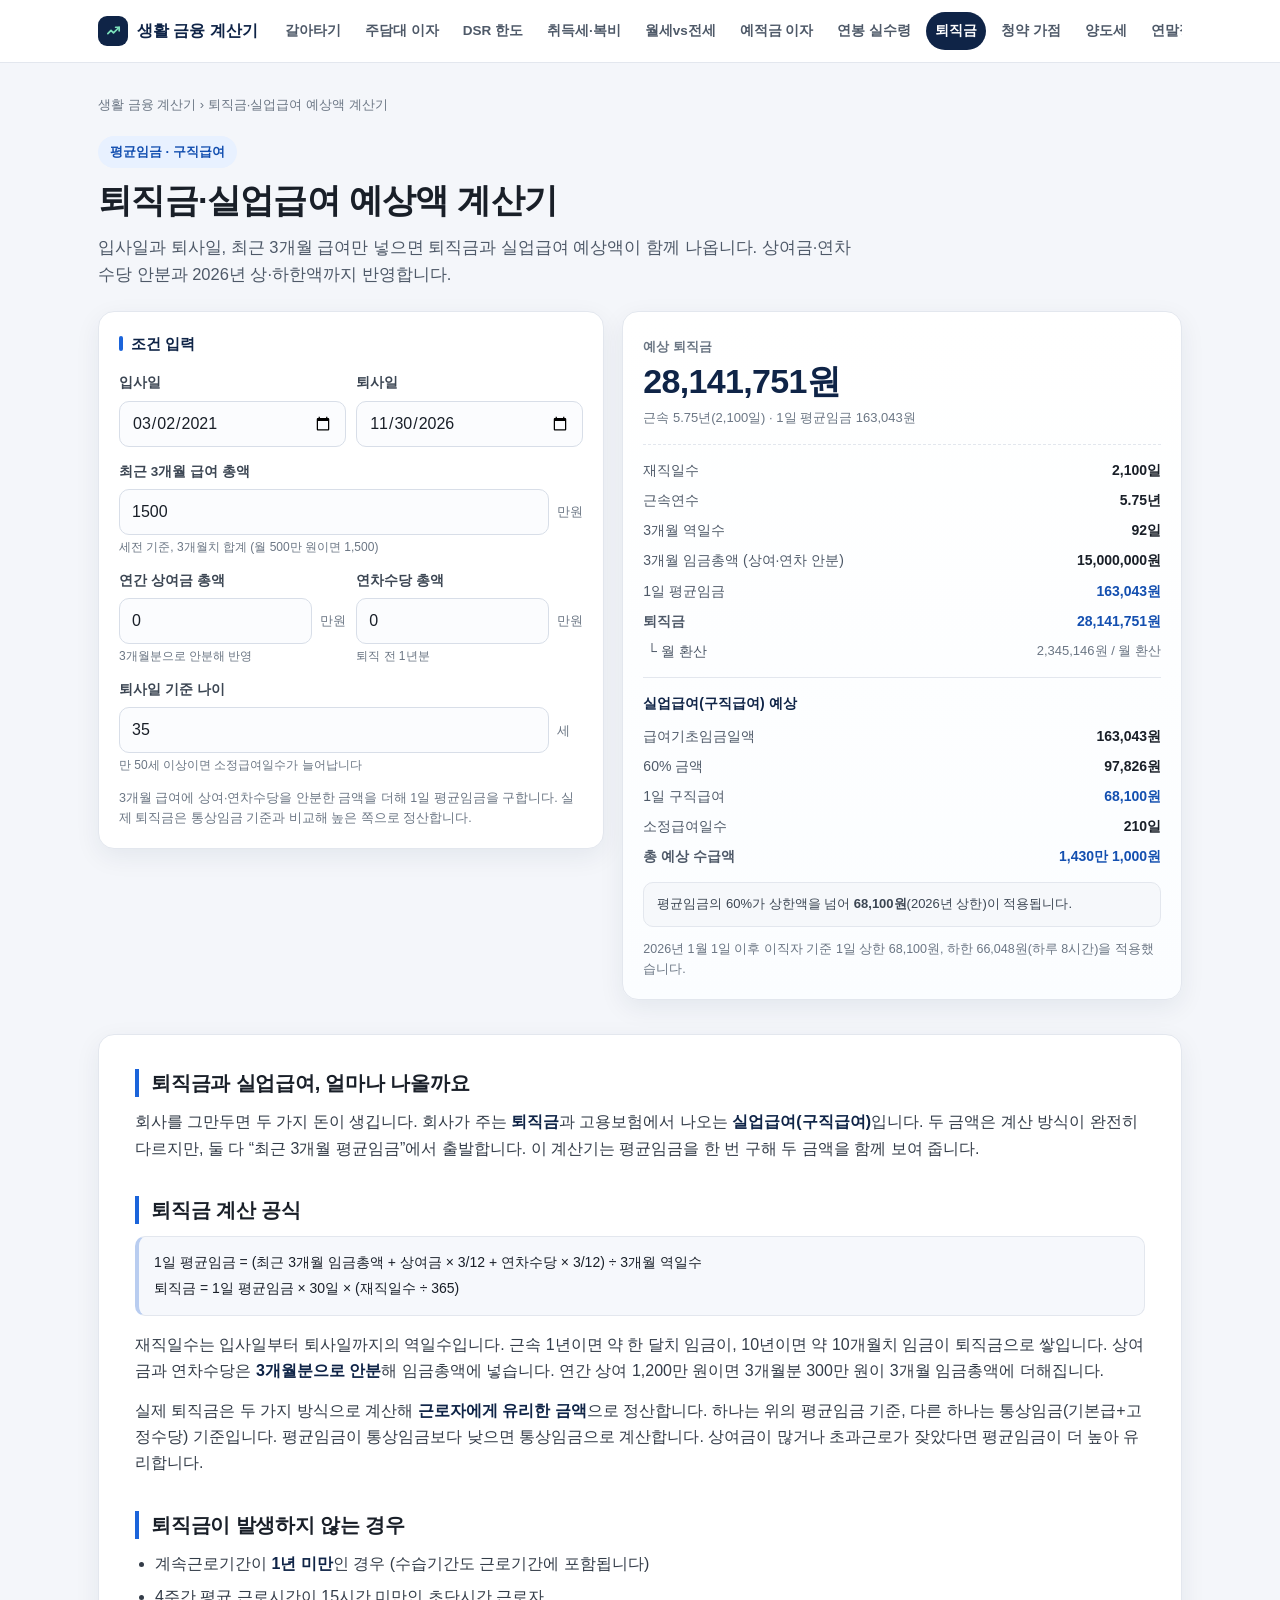
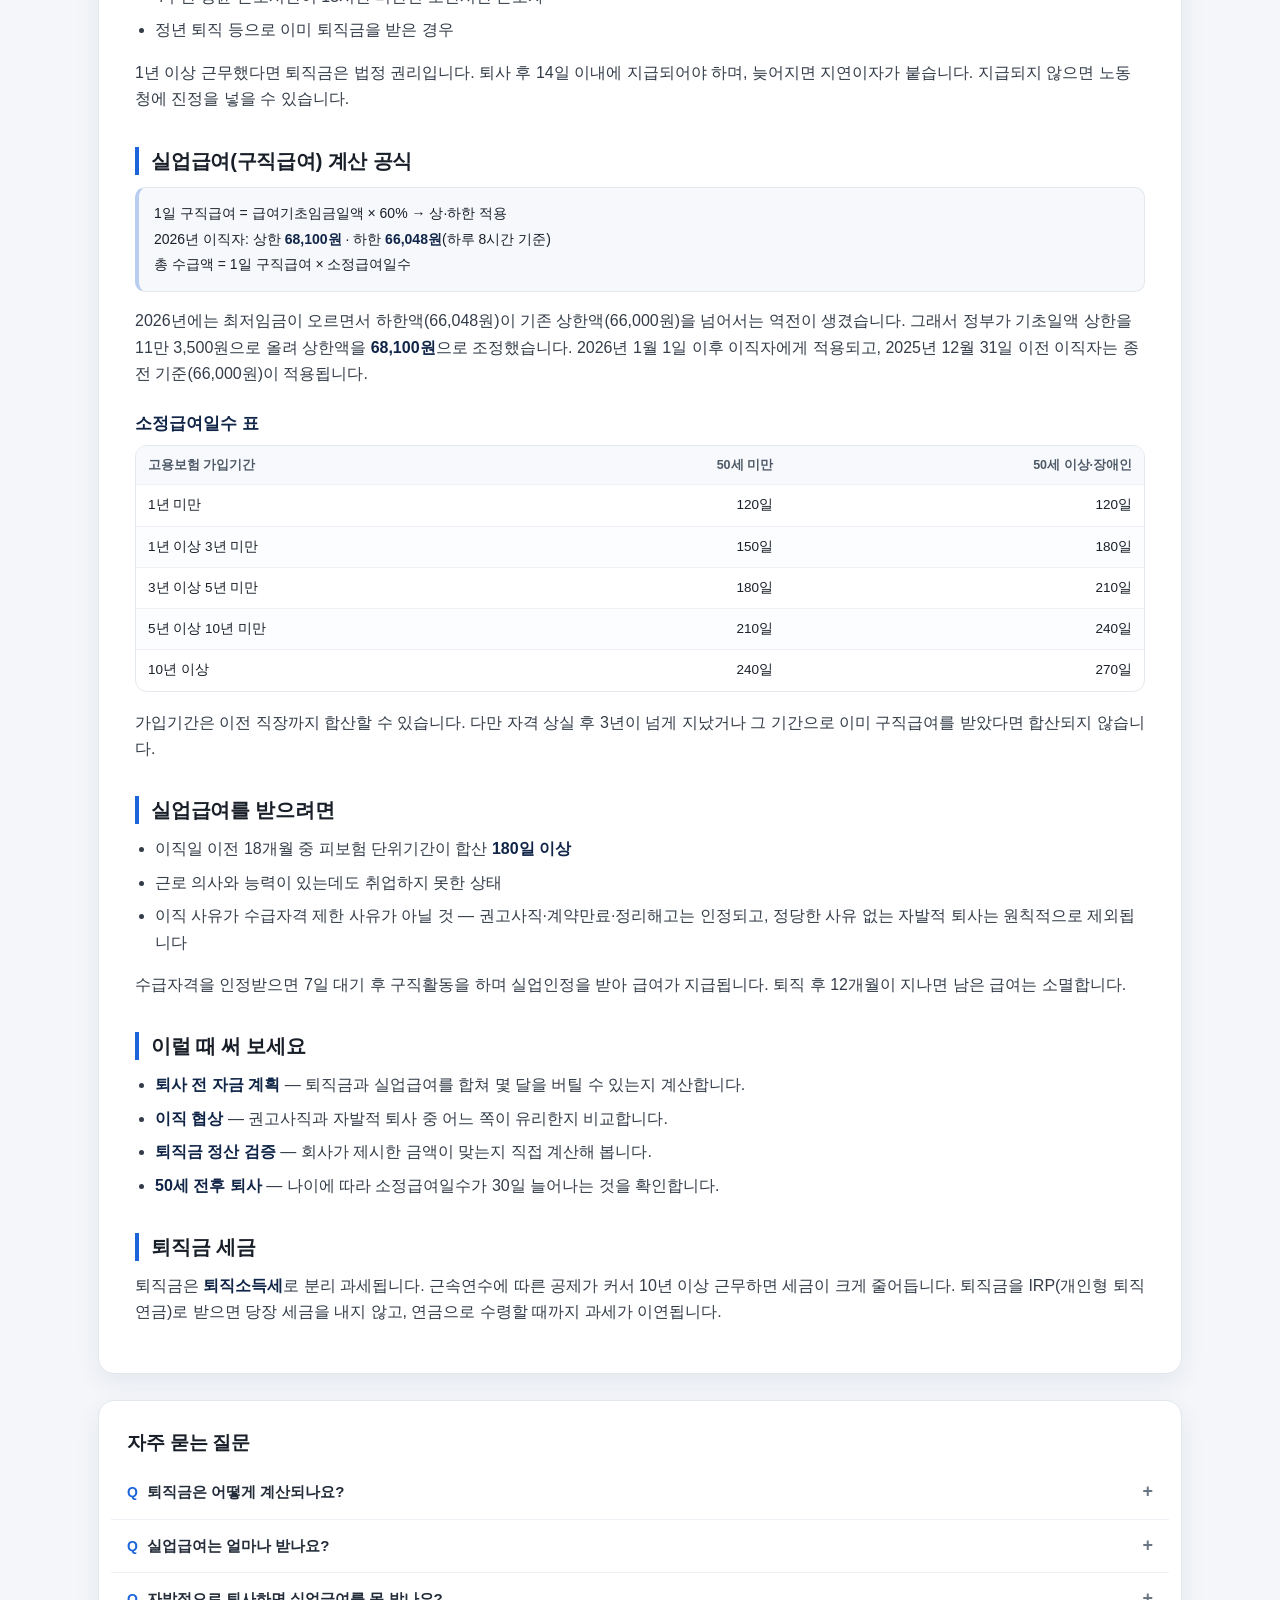
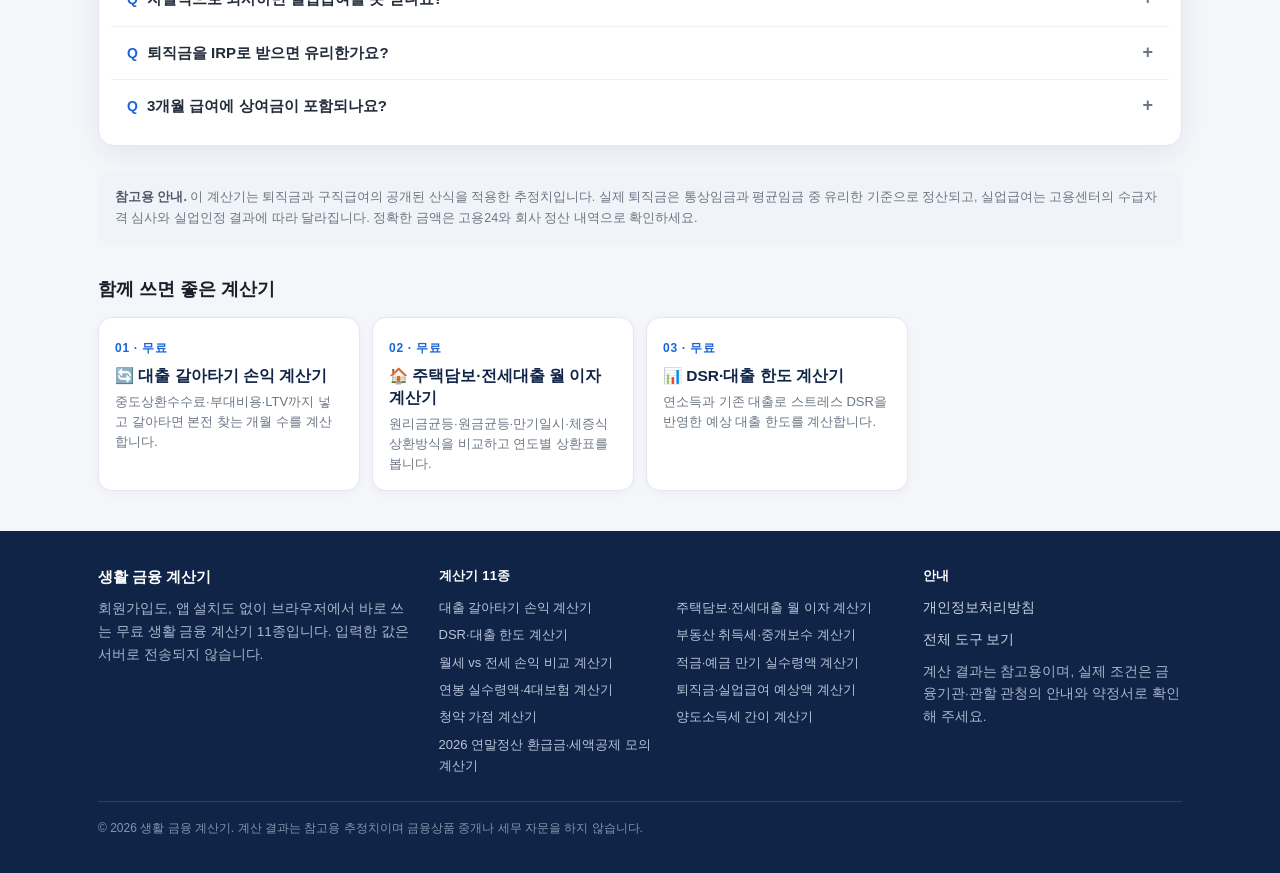
<file: tools/severance-calculator.html>
<!DOCTYPE html>
<html lang="ko">
<head>
<meta charset="utf-8">
<meta name="viewport" content="width=device-width, initial-scale=1">
<title>퇴직금·실업급여 계산기 | 평균임금으로 예상 수급액 계산</title>
<meta name="description" content="퇴직금과 실업급여(구직급여) 예상액을 계산합니다. 최근 3개월 평균임금, 상여금·연차수당 안분, 근속기간과 나이에 따른 소정급여일수, 2026년 상·하한액을 반영한 무료 계산기입니다.">
<meta name="keywords" content="퇴직금 계산기, 실업급여 계산기, 구직급여, 평균임금, 소정급여일수, 퇴직금 계산방법, 2026 실업급여">
<meta name="robots" content="index, follow, max-image-preview:large">
<meta name="author" content="생활 금융 계산기">
<meta name="theme-color" content="#0f2447">
<meta name="naver-site-verification" content="0c094f9c82a10c5fcd5292b5a2744684c0ecfee2">
<meta name="google-site-verification" content="ROz-ZBABKqWs14o1I1dBc0h49IidcUGDRy0BjunFj2M">
<link rel="canonical" href="https://dscookie-0422.github.io/tools/severance-calculator.html">

<meta property="og:type" content="website">
<meta property="og:site_name" content="생활 금융 계산기">
<meta property="og:title" content="퇴직금·실업급여 계산기 | 평균임금으로 예상 수급액 계산">
<meta property="og:description" content="퇴직금과 실업급여(구직급여) 예상액을 계산합니다. 최근 3개월 평균임금, 상여금·연차수당 안분, 근속기간과 나이에 따른 소정급여일수, 2026년 상·하한액을 반영한 무료 계산기입니다.">
<meta property="og:url" content="https://dscookie-0422.github.io/tools/severance-calculator.html">
<meta property="og:image" content="https://dscookie-0422.github.io/web-ad/og-image.png">
<meta property="og:locale" content="ko_KR">
<meta name="twitter:card" content="summary_large_image">
<meta name="twitter:title" content="퇴직금·실업급여 계산기 | 평균임금으로 예상 수급액 계산">
<meta name="twitter:description" content="퇴직금과 실업급여(구직급여) 예상액을 계산합니다. 최근 3개월 평균임금, 상여금·연차수당 안분, 근속기간과 나이에 따른 소정급여일수, 2026년 상·하한액을 반영한 무료 계산기입니다.">
<meta name="twitter:image" content="https://dscookie-0422.github.io/web-ad/og-image.png">

<link rel="icon" href="data:image/svg+xml,%3Csvg xmlns='http://www.w3.org/2000/svg' viewBox='0 0 64 64'%3E%3Crect width='64' height='64' rx='14' fill='%230f2447'/%3E%3Cpath d='M18 40l10-10 6 6 12-14' stroke='%237ce0bb' stroke-width='5' fill='none' stroke-linecap='round' stroke-linejoin='round'/%3E%3C/svg%3E">
<link rel="stylesheet" href="../assets/site.css">
<script async src="https://pagead2.googlesyndication.com/pagead/js/adsbygoogle.js?client=ca-pub-6285965398350241" crossorigin="anonymous"></script>
<!-- Google tag (gtag.js) -->
<script async src="https://www.googletagmanager.com/gtag/js?id=G-T4MEBSL2R8"></script>
<script>
  window.dataLayer = window.dataLayer || [];
  function gtag(){dataLayer.push(arguments);}
  gtag('js', new Date());
  gtag('config', 'G-T4MEBSL2R8');
</script>
<script type="application/ld+json">
{
  "@context": "https://schema.org",
  "@type": "WebApplication",
  "name": "퇴직금·실업급여 예상액 계산기",
  "url": "https://dscookie-0422.github.io/tools/severance-calculator.html",
  "description": "퇴직금과 실업급여(구직급여) 예상액을 계산합니다. 최근 3개월 평균임금, 상여금·연차수당 안분, 근속기간과 나이에 따른 소정급여일수, 2026년 상·하한액을 반영한 무료 계산기입니다.",
  "applicationCategory": "FinanceApplication",
  "operatingSystem": "Web",
  "inLanguage": "ko-KR",
  "isAccessibleForFree": true,
  "offers": {
    "@type": "Offer",
    "price": "0",
    "priceCurrency": "KRW"
  },
  "publisher": {
    "@type": "Organization",
    "name": "생활 금융 계산기",
    "url": "https://dscookie-0422.github.io/"
  }
}
</script>
<script type="application/ld+json">
{
  "@context": "https://schema.org",
  "@type": "FAQPage",
  "mainEntity": [
    {
      "@type": "Question",
      "name": "퇴직금은 어떻게 계산되나요?",
      "acceptedAnswer": {
        "@type": "Answer",
        "text": "1일 평균임금 × 30일 × (재직일수 ÷ 365)입니다. 1일 평균임금은 최근 3개월 임금총액(상여·연차수당을 3개월분으로 안분해 포함)을 3개월 역일수로 나눈 값입니다. 월급 500만 원으로 5년 9개월(2,100일) 근무했다면 퇴직금은 약 2,814만 원입니다."
      }
    },
    {
      "@type": "Question",
      "name": "실업급여는 얼마나 받나요?",
      "acceptedAnswer": {
        "@type": "Answer",
        "text": "퇴직 전 3개월 평균임금의 60%를 1일 기준으로 지급하되, 2026년 이직자는 하루 66,048원에서 68,100원 사이로 조정됩니다. 여기에 나이와 고용보험 가입기간에 따라 120~270일을 곱한 금액을 받습니다. 월급 500만 원, 5년 근무, 40세라면 1일 68,100원 × 210일 = 약 1,430만 원입니다."
      }
    },
    {
      "@type": "Question",
      "name": "자발적으로 퇴사하면 실업급여를 못 받나요?",
      "acceptedAnswer": {
        "@type": "Answer",
        "text": "원칙적으로 받을 수 없지만 예외가 있습니다. 임금 체불, 직장 내 괴롭힘, 통근이 불가능한 이사, 건강 악화, 육아·간병 등 정당한 사유가 있으면 인정됩니다. 계약기간 만료, 권고사직, 정리해고는 자발적 퇴사가 아니므로 바로 대상입니다."
      }
    },
    {
      "@type": "Question",
      "name": "퇴직금을 IRP로 받으면 유리한가요?",
      "acceptedAnswer": {
        "@type": "Answer",
        "text": "세금을 바로 내지 않고 미룰 수 있어 유리한 경우가 많습니다. 다만 IRP는 55세 이후 연금으로 받아야 세제 혜택이 유지되고, 중도 인출은 제한됩니다. 당장 목돈이 필요하다면 세금을 내고 현금으로 받는 편이 나을 수 있습니다."
      }
    },
    {
      "@type": "Question",
      "name": "3개월 급여에 상여금이 포함되나요?",
      "acceptedAnswer": {
        "@type": "Answer",
        "text": "네. 평균임금 산정 시 3개월 임금총액에 상여금의 3/12, 연차수당의 3/12을 더합니다. 연간 상여 1,200만 원이면 300만 원이 더해져 1일 평균임금이 약 3만 3,000원 올라가고, 퇴직금은 5년 근무 기준 약 490만 원 늘어납니다."
      }
    }
  ]
}
</script>
</head>
<body>
<header class="site-header">
  <div class="wrap header-inner">
    <a class="brand" href="../index.html" aria-label="생활 금융 계산기 홈">
      <span class="brand-mark" aria-hidden="true">
        <svg viewBox="0 0 24 24" width="17" height="17" fill="none" stroke="currentColor" stroke-width="2.4" stroke-linecap="round" stroke-linejoin="round"><path d="M4 15l4.5-4.5 3.5 3.5L20 6"/><path d="M20 11V6h-5"/></svg>
      </span>
      <span>생활 금융 계산기</span>
    </a>
    <nav class="tool-nav" aria-label="무료 계산기 11종">
      <a href="https://dscookie-0422.github.io/web-ad/">갈아타기</a>
      <a href="loan-interest.html">주담대 이자</a>
      <a href="dsr-calculator.html">DSR 한도</a>
      <a href="property-tax-fee.html">취득세·복비</a>
      <a href="rent-vs-jeonse.html">월세vs전세</a>
      <a href="savings-calculator.html">예적금 이자</a>
      <a href="salary-calculator.html">연봉 실수령</a>
      <a href="severance-calculator.html" class="on">퇴직금</a>
      <a href="subscription-score.html">청약 가점</a>
      <a href="capital-gains-tax.html">양도세</a>
      <a href="year-end-tax-calculator.html">연말정산</a>
    </nav>
  </div>
</header>
<main>
  <div class="wrap">
    <p class="crumb"><a href="../index.html">생활 금융 계산기</a> &rsaquo; 퇴직금·실업급여 예상액 계산기</p>
    <div class="page-head">
      <span class="kicker">평균임금 · 구직급여</span>
      <h1>퇴직금·실업급여 예상액 계산기</h1>
      <p class="lede">입사일과 퇴사일, 최근 3개월 급여만 넣으면 퇴직금과 실업급여 예상액이 함께 나옵니다. 상여금·연차수당 안분과 2026년 상·하한액까지 반영합니다.</p>
    </div>

    <section class="calc" aria-label="계산기">
      <form class="panel" id="calc-form" onsubmit="return false;">
        <h2 class="panel-title">조건 입력</h2>
        
<div class="row-2">
  <div class="field">
    <label for="hire">입사일</label>
    <input id="hire" type="date" value="2021-03-02">
  </div>
  <div class="field">
    <label for="leave">퇴사일</label>
    <input id="leave" type="date" value="2026-11-30">
  </div>
</div>
<div class="field">
  <label for="pay3">최근 3개월 급여 총액</label>
  <div class="input-line"><input id="pay3" type="number" value="1500" step="10" min="0" inputmode="numeric"><span class="unit">만원</span></div>
  <span class="hint">세전 기준, 3개월치 합계 (월 500만 원이면 1,500)</span>
</div>
<div class="row-2">
  <div class="field">
    <label for="bonus">연간 상여금 총액</label>
    <div class="input-line"><input id="bonus" type="number" value="0" step="10" min="0" inputmode="numeric"><span class="unit">만원</span></div>
    <span class="hint">3개월분으로 안분해 반영</span>
  </div>
  <div class="field">
    <label for="annual">연차수당 총액</label>
    <div class="input-line"><input id="annual" type="number" value="0" step="10" min="0" inputmode="numeric"><span class="unit">만원</span></div>
    <span class="hint">퇴직 전 1년분</span>
  </div>
</div>
<div class="field">
  <label for="age">퇴사일 기준 나이</label>
  <div class="input-line"><input id="age" type="number" value="35" step="1" min="15" max="80" inputmode="numeric"><span class="unit">세</span></div>
  <span class="hint">만 50세 이상이면 소정급여일수가 늘어납니다</span>
</div>
<p class="mini">3개월 급여에 상여·연차수당을 안분한 금액을 더해 1일 평균임금을 구합니다. 실제 퇴직금은 통상임금 기준과 비교해 높은 쪽으로 정산합니다.</p>

      </form>
      <div class="result-panel" id="results" aria-live="polite">
        
<div class="big">
  <span class="lbl" id="r-main-label">예상 퇴직금</span>
  <div class="val" id="r-main">-</div>
  <div class="sub" id="r-main-sub">-</div>
</div>
<dl class="kv">
  <dt>재직일수</dt><dd id="r-days">-</dd>
  <dt>근속연수</dt><dd id="r-years">-</dd>
  <dt>3개월 역일수</dt><dd id="r-m3">-</dd>
  <dt>3개월 임금총액 (상여·연차 안분)</dt><dd id="r-wage3">-</dd>
  <dt>1일 평균임금</dt><dd class="em" id="r-daily">-</dd>
  <dt><strong>퇴직금</strong></dt><dd><strong class="em" id="r-sever">-</strong></dd>
  <dt>&nbsp;└ 월 환산</dt><dd style="font-weight:400;color:#6b7684;font-size:13px" id="r-sever-month">-</dd>
</dl>
<div class="divider"></div>
<h3 style="font-size:14px;margin:0 0 10px;color:#0f2447">실업급여(구직급여) 예상</h3>
<dl class="kv">
  <dt>급여기초임금일액</dt><dd id="r-base-daily">-</dd>
  <dt>60% 금액</dt><dd id="r-60">-</dd>
  <dt>1일 구직급여</dt><dd class="em" id="r-benefit">-</dd>
  <dt>소정급여일수</dt><dd id="r-bdays">-</dd>
  <dt><strong>총 예상 수급액</strong></dt><dd><strong class="em" id="r-total-benefit">-</strong></dd>
</dl>
<div id="sever-note"></div>
<p class="mini">2026년 1월 1일 이후 이직자 기준 1일 상한 68,100원, 하한 66,048원(하루 8시간)을 적용했습니다.</p>

      </div>
    </section>

    <section class="content">
      
<h2>퇴직금과 실업급여, 얼마나 나올까요</h2>
<p>회사를 그만두면 두 가지 돈이 생깁니다. 회사가 주는 <strong>퇴직금</strong>과 고용보험에서 나오는 <strong>실업급여(구직급여)</strong>입니다. 두 금액은 계산 방식이 완전히 다르지만, 둘 다 &ldquo;최근 3개월 평균임금&rdquo;에서 출발합니다. 이 계산기는 평균임금을 한 번 구해 두 금액을 함께 보여 줍니다.</p>

<h2>퇴직금 계산 공식</h2>
<div class="formula">
  1일 평균임금 = (최근 3개월 임금총액 + 상여금 × 3/12 + 연차수당 × 3/12) ÷ 3개월 역일수<br>
  퇴직금 = 1일 평균임금 × 30일 × (재직일수 ÷ 365)
</div>
<p>재직일수는 입사일부터 퇴사일까지의 역일수입니다. 근속 1년이면 약 한 달치 임금이, 10년이면 약 10개월치 임금이 퇴직금으로 쌓입니다. 상여금과 연차수당은 <strong>3개월분으로 안분</strong>해 임금총액에 넣습니다. 연간 상여 1,200만 원이면 3개월분 300만 원이 3개월 임금총액에 더해집니다.</p>
<p>실제 퇴직금은 두 가지 방식으로 계산해 <strong>근로자에게 유리한 금액</strong>으로 정산합니다. 하나는 위의 평균임금 기준, 다른 하나는 통상임금(기본급+고정수당) 기준입니다. 평균임금이 통상임금보다 낮으면 통상임금으로 계산합니다. 상여금이 많거나 초과근로가 잦았다면 평균임금이 더 높아 유리합니다.</p>

<h2>퇴직금이 발생하지 않는 경우</h2>
<ul>
  <li>계속근로기간이 <strong>1년 미만</strong>인 경우 (수습기간도 근로기간에 포함됩니다)</li>
  <li>4주간 평균 근로시간이 15시간 미만인 초단시간 근로자</li>
  <li>정년 퇴직 등으로 이미 퇴직금을 받은 경우</li>
</ul>
<p>1년 이상 근무했다면 퇴직금은 법정 권리입니다. 퇴사 후 14일 이내에 지급되어야 하며, 늦어지면 지연이자가 붙습니다. 지급되지 않으면 노동청에 진정을 넣을 수 있습니다.</p>

<h2>실업급여(구직급여) 계산 공식</h2>
<div class="formula">
  1일 구직급여 = 급여기초임금일액 × 60% → 상·하한 적용<br>
  2026년 이직자: 상한 <strong>68,100원</strong> · 하한 <strong>66,048원</strong>(하루 8시간 기준)<br>
  총 수급액 = 1일 구직급여 × 소정급여일수
</div>
<p>2026년에는 최저임금이 오르면서 하한액(66,048원)이 기존 상한액(66,000원)을 넘어서는 역전이 생겼습니다. 그래서 정부가 기초일액 상한을 11만 3,500원으로 올려 상한액을 <strong>68,100원</strong>으로 조정했습니다. 2026년 1월 1일 이후 이직자에게 적용되고, 2025년 12월 31일 이전 이직자는 종전 기준(66,000원)이 적용됩니다.</p>

<h3>소정급여일수 표</h3>
<div class="tbl-wrap">
  <table class="tbl">
    <thead><tr><th>고용보험 가입기간</th><th>50세 미만</th><th>50세 이상·장애인</th></tr></thead>
    <tbody>
      <tr><td>1년 미만</td><td>120일</td><td>120일</td></tr>
      <tr><td>1년 이상 3년 미만</td><td>150일</td><td>180일</td></tr>
      <tr><td>3년 이상 5년 미만</td><td>180일</td><td>210일</td></tr>
      <tr><td>5년 이상 10년 미만</td><td>210일</td><td>240일</td></tr>
      <tr><td>10년 이상</td><td>240일</td><td>270일</td></tr>
    </tbody>
  </table>
</div>
<p>가입기간은 이전 직장까지 합산할 수 있습니다. 다만 자격 상실 후 3년이 넘게 지났거나 그 기간으로 이미 구직급여를 받았다면 합산되지 않습니다.</p>

<h2>실업급여를 받으려면</h2>
<ul>
  <li>이직일 이전 18개월 중 피보험 단위기간이 합산 <strong>180일 이상</strong></li>
  <li>근로 의사와 능력이 있는데도 취업하지 못한 상태</li>
  <li>이직 사유가 수급자격 제한 사유가 아닐 것 — 권고사직·계약만료·정리해고는 인정되고, 정당한 사유 없는 자발적 퇴사는 원칙적으로 제외됩니다</li>
</ul>
<p>수급자격을 인정받으면 7일 대기 후 구직활동을 하며 실업인정을 받아 급여가 지급됩니다. 퇴직 후 12개월이 지나면 남은 급여는 소멸합니다.</p>

<h2>이럴 때 써 보세요</h2>
<ul>
  <li><strong>퇴사 전 자금 계획</strong> — 퇴직금과 실업급여를 합쳐 몇 달을 버틸 수 있는지 계산합니다.</li>
  <li><strong>이직 협상</strong> — 권고사직과 자발적 퇴사 중 어느 쪽이 유리한지 비교합니다.</li>
  <li><strong>퇴직금 정산 검증</strong> — 회사가 제시한 금액이 맞는지 직접 계산해 봅니다.</li>
  <li><strong>50세 전후 퇴사</strong> — 나이에 따라 소정급여일수가 30일 늘어나는 것을 확인합니다.</li>
</ul>

<h2>퇴직금 세금</h2>
<p>퇴직금은 <strong>퇴직소득세</strong>로 분리 과세됩니다. 근속연수에 따른 공제가 커서 10년 이상 근무하면 세금이 크게 줄어듭니다. 퇴직금을 IRP(개인형 퇴직연금)로 받으면 당장 세금을 내지 않고, 연금으로 수령할 때까지 과세가 이연됩니다.</p>

    </section>

    <section class="faq">
      <h2>자주 묻는 질문</h2>
      <details class="qa">
  <summary>퇴직금은 어떻게 계산되나요?</summary>
  <div class="a"><p>1일 평균임금 × 30일 × (재직일수 ÷ 365)입니다. 1일 평균임금은 최근 3개월 임금총액(상여·연차수당을 3개월분으로 안분해 포함)을 3개월 역일수로 나눈 값입니다. 월급 500만 원으로 5년 9개월(2,100일) 근무했다면 퇴직금은 약 2,814만 원입니다.</p></div>
</details>
<details class="qa">
  <summary>실업급여는 얼마나 받나요?</summary>
  <div class="a"><p>퇴직 전 3개월 평균임금의 60%를 1일 기준으로 지급하되, 2026년 이직자는 하루 66,048원에서 68,100원 사이로 조정됩니다. 여기에 나이와 고용보험 가입기간에 따라 120~270일을 곱한 금액을 받습니다. 월급 500만 원, 5년 근무, 40세라면 1일 68,100원 × 210일 = 약 1,430만 원입니다.</p></div>
</details>
<details class="qa">
  <summary>자발적으로 퇴사하면 실업급여를 못 받나요?</summary>
  <div class="a"><p>원칙적으로 받을 수 없지만 예외가 있습니다. 임금 체불, 직장 내 괴롭힘, 통근이 불가능한 이사, 건강 악화, 육아·간병 등 정당한 사유가 있으면 인정됩니다. 계약기간 만료, 권고사직, 정리해고는 자발적 퇴사가 아니므로 바로 대상입니다.</p></div>
</details>
<details class="qa">
  <summary>퇴직금을 IRP로 받으면 유리한가요?</summary>
  <div class="a"><p>세금을 바로 내지 않고 미룰 수 있어 유리한 경우가 많습니다. 다만 IRP는 55세 이후 연금으로 받아야 세제 혜택이 유지되고, 중도 인출은 제한됩니다. 당장 목돈이 필요하다면 세금을 내고 현금으로 받는 편이 나을 수 있습니다.</p></div>
</details>
<details class="qa">
  <summary>3개월 급여에 상여금이 포함되나요?</summary>
  <div class="a"><p>네. 평균임금 산정 시 3개월 임금총액에 상여금의 3/12, 연차수당의 3/12을 더합니다. 연간 상여 1,200만 원이면 300만 원이 더해져 1일 평균임금이 약 3만 3,000원 올라가고, 퇴직금은 5년 근무 기준 약 490만 원 늘어납니다.</p></div>
</details>
    </section>

    <p class="disclaimer"><strong>참고용 안내.</strong> 이 계산기는 퇴직금과 구직급여의 공개된 산식을 적용한 추정치입니다. 실제 퇴직금은 통상임금과 평균임금 중 유리한 기준으로 정산되고, 실업급여는 고용센터의 수급자격 심사와 실업인정 결과에 따라 달라집니다. 정확한 금액은 고용24와 회사 정산 내역으로 확인하세요.</p>

    <section class="related">
  <h2>함께 쓰면 좋은 계산기</h2>
  <div class="cards">
    <a class="card" href="https://dscookie-0422.github.io/web-ad/">
  <span class="num">01 · 무료</span>
  <h3>🔄 대출 갈아타기 손익 계산기</h3>
  <p>중도상환수수료·부대비용·LTV까지 넣고 갈아타면 본전 찾는 개월 수를 계산합니다.</p>
</a><a class="card" href="loan-interest.html">
  <span class="num">02 · 무료</span>
  <h3>🏠 주택담보·전세대출 월 이자 계산기</h3>
  <p>원리금균등·원금균등·만기일시·체증식 상환방식을 비교하고 연도별 상환표를 봅니다.</p>
</a><a class="card" href="dsr-calculator.html">
  <span class="num">03 · 무료</span>
  <h3>📊 DSR·대출 한도 계산기</h3>
  <p>연소득과 기존 대출로 스트레스 DSR을 반영한 예상 대출 한도를 계산합니다.</p>
</a>
  </div>
</section>
  </div>
</main>
<footer class="site-footer">
  <div class="wrap">
    <div class="footer-grid">
      <div>
        <span class="brand-foot">생활 금융 계산기</span>
        <p>회원가입도, 앱 설치도 없이 브라우저에서 바로 쓰는 무료 생활 금융 계산기 11종입니다. 입력한 값은 서버로 전송되지 않습니다.</p>
      </div>
      <div>
        <h2>계산기 11종</h2>
        <div class="footer-links">
        <a href="https://dscookie-0422.github.io/web-ad/">대출 갈아타기 손익 계산기</a>
        <a href="loan-interest.html">주택담보·전세대출 월 이자 계산기</a>
        <a href="dsr-calculator.html">DSR·대출 한도 계산기</a>
        <a href="property-tax-fee.html">부동산 취득세·중개보수 계산기</a>
        <a href="rent-vs-jeonse.html">월세 vs 전세 손익 비교 계산기</a>
        <a href="savings-calculator.html">적금·예금 만기 실수령액 계산기</a>
        <a href="salary-calculator.html">연봉 실수령액·4대보험 계산기</a>
        <a href="severance-calculator.html">퇴직금·실업급여 예상액 계산기</a>
        <a href="subscription-score.html">청약 가점 계산기</a>
        <a href="capital-gains-tax.html">양도소득세 간이 계산기</a>
        <a href="year-end-tax-calculator.html">2026 연말정산 환급금·세액공제 모의계산기</a>
        </div>
      </div>
      <div>
        <h2>안내</h2>
        <p><a href="../privacy.html">개인정보처리방침</a></p>
        <p><a href="../index.html">전체 도구 보기</a></p>
        <p>계산 결과는 참고용이며, 실제 조건은 금융기관·관할 관청의 안내와 약정서로 확인해 주세요.</p>
      </div>
    </div>
    <p class="copy">© 2026 생활 금융 계산기. 계산 결과는 참고용 추정치이며 금융상품 중개나 세무 자문을 하지 않습니다.</p>
  </div>
</footer>

<script>

function $(id){return document.getElementById(id);}
function n(id){var el=$(id); if(!el) return 0; var v=String(el.value).replace(/[^0-9.\-]/g,''); var f=parseFloat(v); return isFinite(f)?f:0;}
function won(x){var v=Math.round(x); return (v<0?'-':'')+Math.abs(v).toLocaleString('ko-KR')+'원';}
function num(x){return Math.round(x).toLocaleString('ko-KR');}
function eok(x){ // 원 -> 억/만원 사람이 읽는 형태
  var v=Math.round(x);
  if(v===0) return '0원';
  var neg=v<0; v=Math.abs(v);
  var eok=Math.floor(v/100000000), man=Math.floor((v%100000000)/10000), wonR=v%10000;
  var s='';
  if(eok) s+=eok.toLocaleString('ko-KR')+'억 ';
  if(man) s+=man.toLocaleString('ko-KR')+'만';
  if(!eok&&!man) return (neg?'-':'')+v.toLocaleString('ko-KR')+'원';
  if(wonR) s+=' '+wonR.toLocaleString('ko-KR')+'원';
  else s+='원';
  return (neg?'-':'')+s.trim();
}
function pct(x,d){ if(!isFinite(x)) x=0; var q=Math.pow(10,d==null?1:d); return (Math.round(x*q)/q).toFixed(d==null?1:d); }
function setText(id,txt){var el=$(id); if(el){ if(el.tagName==='INPUT') el.value=txt; else el.textContent=txt; } }
function monthlyPayment(P, annualRate, months){ // 원리금균등 월 납입액
  var i=annualRate/100/12;
  if(months<=0) return 0;
  if(i===0) return P/months;
  return P*i/(1-Math.pow(1+i,-months));
}
function bindCalc(fn){
  document.querySelectorAll('input,select').forEach(function(el){
    el.addEventListener('input',fn); el.addEventListener('change',fn);
  });
  document.querySelectorAll('button[data-set]').forEach(function(b){
    b.addEventListener('click',function(ev){
      ev.preventDefault();
      var el=$(b.getAttribute('data-set'));
      if(el){ el.value=b.getAttribute('data-val'); fn(); }
    });
  });
  fn();
}


var LIMIT_HI = 68100, LIMIT_LO = 66048;   // 2026년 이직자 기준 1일 상·하한

function daysBetween(a, b){ return Math.round((b-a)/86400000); }
function parseDate(id){
  var v = $(id).value;
  if(!v) return null;
  var p = v.split('-');
  return new Date(Date.UTC(+p[0], +p[1]-1, +p[2]));
}
function daysIn3Months(end){
  var start = new Date(Date.UTC(end.getUTCFullYear(), end.getUTCMonth()-3, end.getUTCDate()));
  return daysBetween(start, end);
}
function benefitDays(years, old){
  if(years < 1) return 120;
  if(years < 3) return old?180:150;
  if(years < 5) return old?210:180;
  if(years < 10) return old?240:210;
  return old?270:240;
}
function calcSever(){
  var hire = parseDate('hire'), leave = parseDate('leave');
  var pay3 = n('pay3')*10000, bonus = n('bonus')*10000, annual = n('annual')*10000;
  var age = n('age');

  if(!hire || !leave || leave <= hire){
    setText('r-main','-'); setText('r-main-sub','입사일과 퇴사일을 확인해 주세요');
    return;
  }
  var workDays = daysBetween(hire, leave) + 1;
  var workYears = workDays/365;
  var m3days = daysIn3Months(leave);
  var bonus3 = bonus*3/12, annual3 = annual*3/12;
  var wage3 = pay3 + bonus3 + annual3;
  var daily = wage3/m3days;
  var severance = daily*30*(workDays/365);
  if(workYears < 1) severance = 0;

  var baseDaily = daily;
  var benefit = Math.min(Math.max(baseDaily*0.6, LIMIT_LO), LIMIT_HI);
  var old = age >= 50;
  var bDays = benefitDays(workYears, old);
  var totalBenefit = benefit*bDays;

  setText('r-main', won(severance));
  setText('r-main-label', '예상 퇴직금');
  setText('r-main-sub', '근속 ' + pct(workYears,2) + '년(' + num(workDays) + '일) · 1일 평균임금 ' + won(daily));
  setText('r-days', num(workDays) + '일');
  setText('r-years', pct(workYears,2) + '년');
  setText('r-m3', num(m3days) + '일');
  setText('r-wage3', won(wage3));
  setText('r-daily', won(daily));
  setText('r-sever', won(severance));
  setText('r-sever-month', won(severance/12) + ' / 월 환산');

  setText('r-base-daily', won(baseDaily));
  setText('r-60', won(baseDaily*0.6));
  setText('r-benefit', won(benefit));
  setText('r-bdays', num(bDays) + '일');
  setText('r-total-benefit', eok(totalBenefit));

  var notes = '';
  if(workYears < 1) notes += '<div class="note warn">근속 1년 미만은 퇴직금이 발생하지 않습니다(계속근로기간 1년 이상 요건).</div>';
  if(baseDaily*0.6 < LIMIT_LO) notes += '<div class="note">평균임금의 60%가 하한액보다 낮아 <strong>' + num(LIMIT_LO) + '원</strong>(2026년 하한)이 적용됩니다.</div>';
  else if(baseDaily*0.6 > LIMIT_HI) notes += '<div class="note">평균임금의 60%가 상한액을 넘어 <strong>' + num(LIMIT_HI) + '원</strong>(2026년 상한)이 적용됩니다.</div>';
  if(workDays < 180) notes += '<div class="note warn">구직급여는 이직 전 18개월 중 피보험 단위기간 180일 이상이어야 받을 수 있습니다. 단순 근속일수와 다를 수 있으니 고용센터에 확인하세요.</div>';
  $('sever-note').innerHTML = notes;
}
bindCalc(calcSever);

</script>
</body>
</html>
</file>
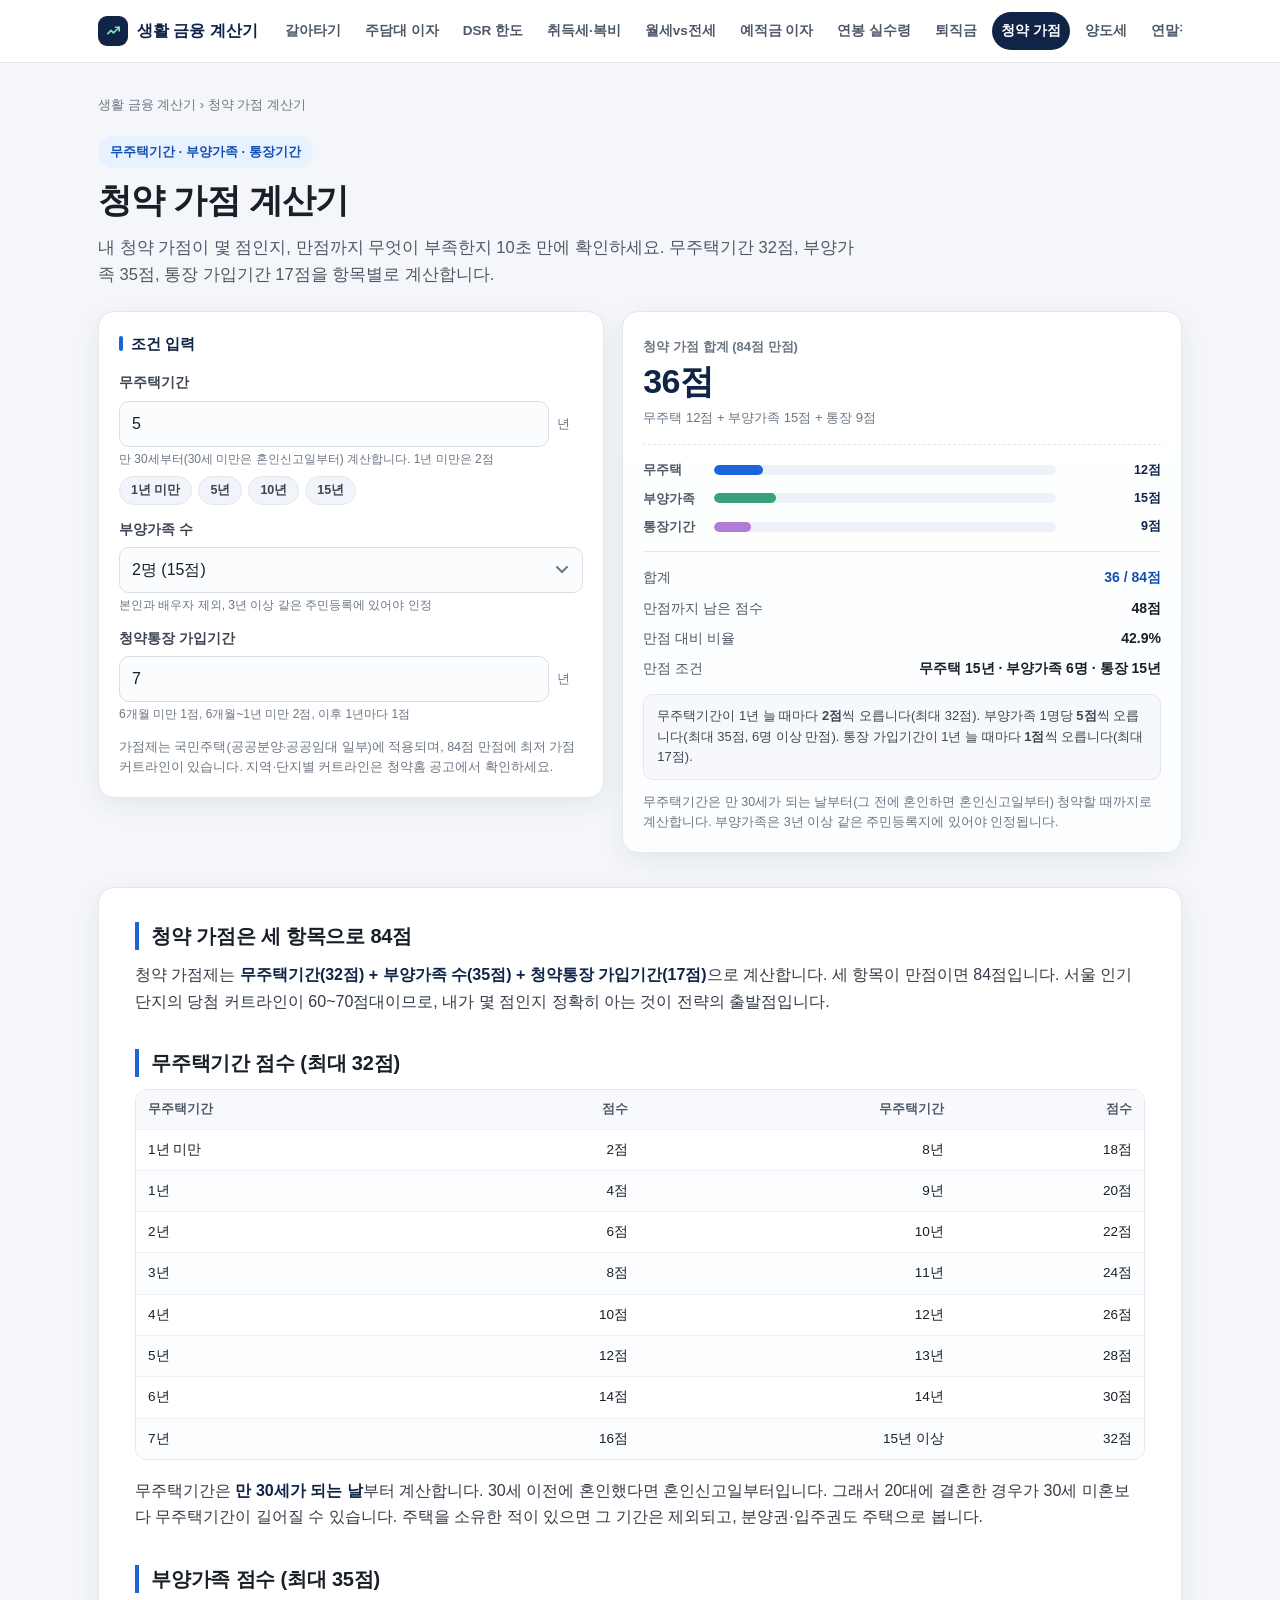
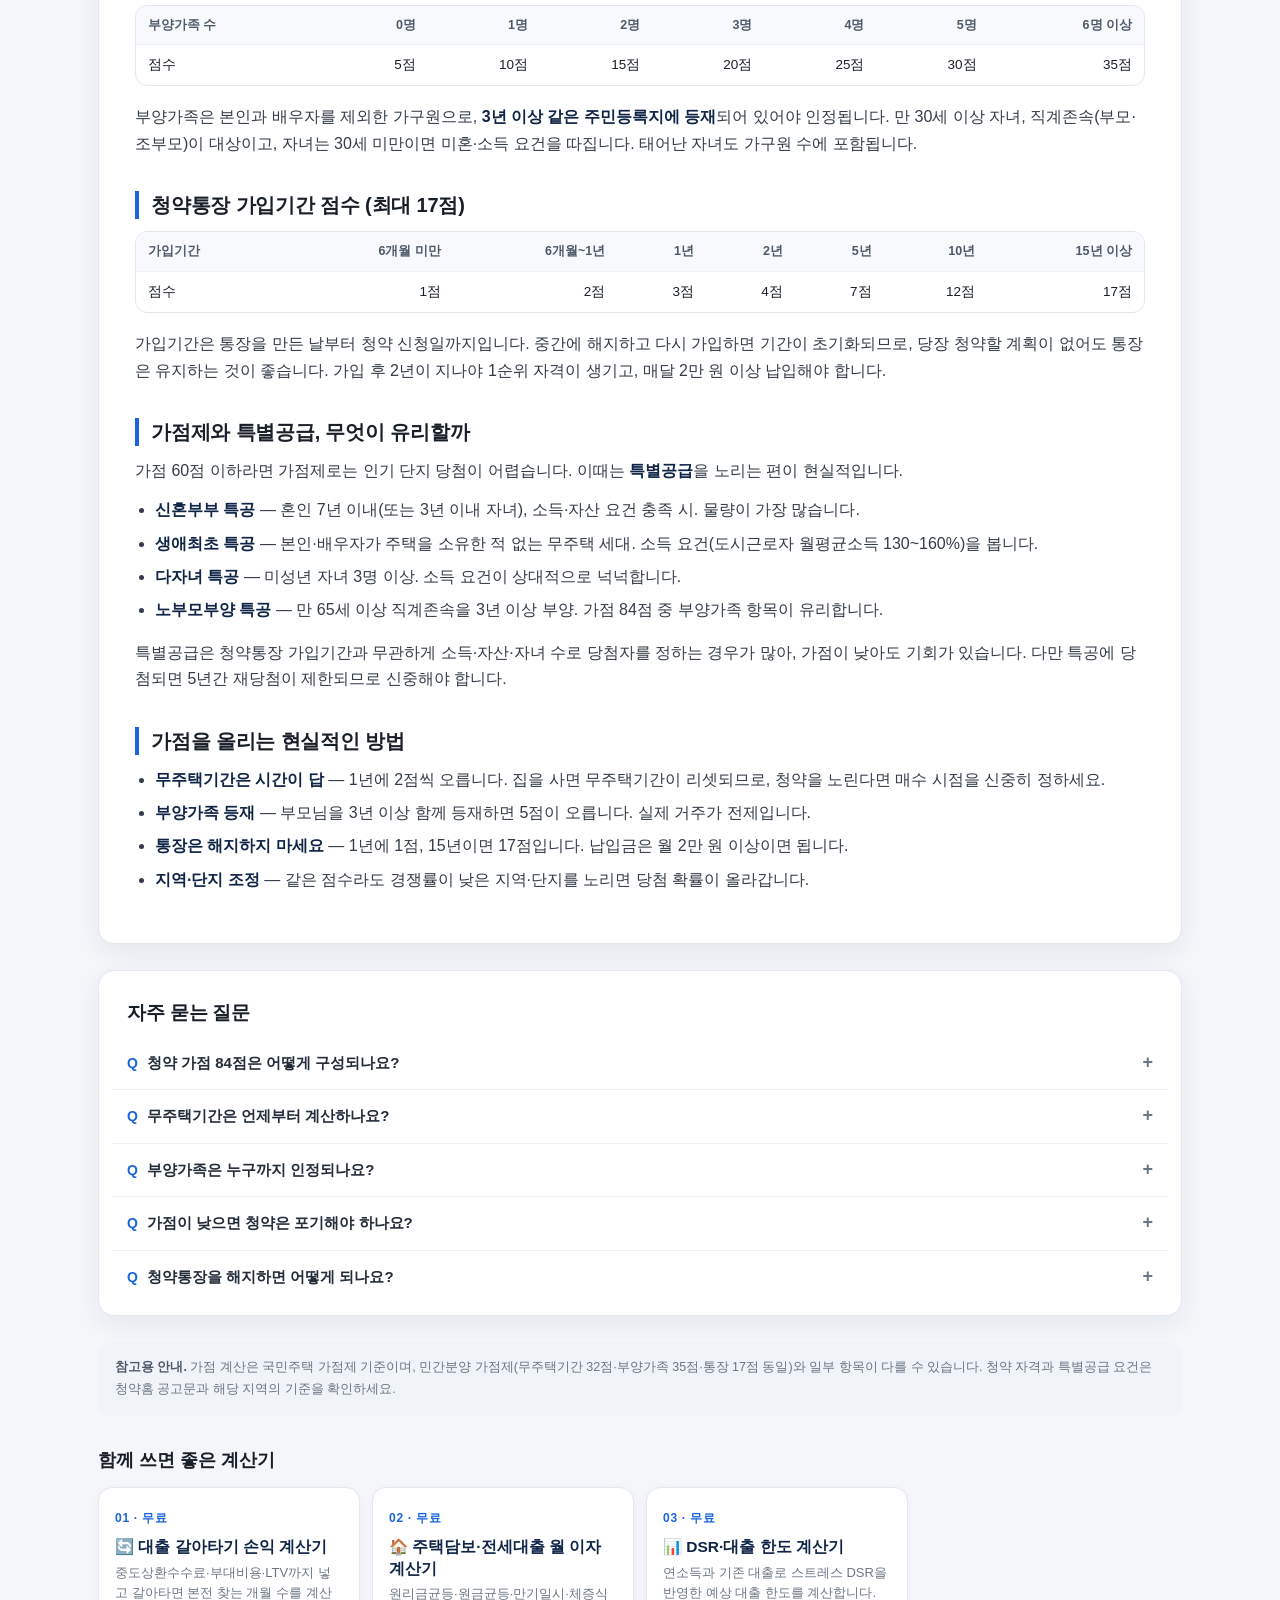
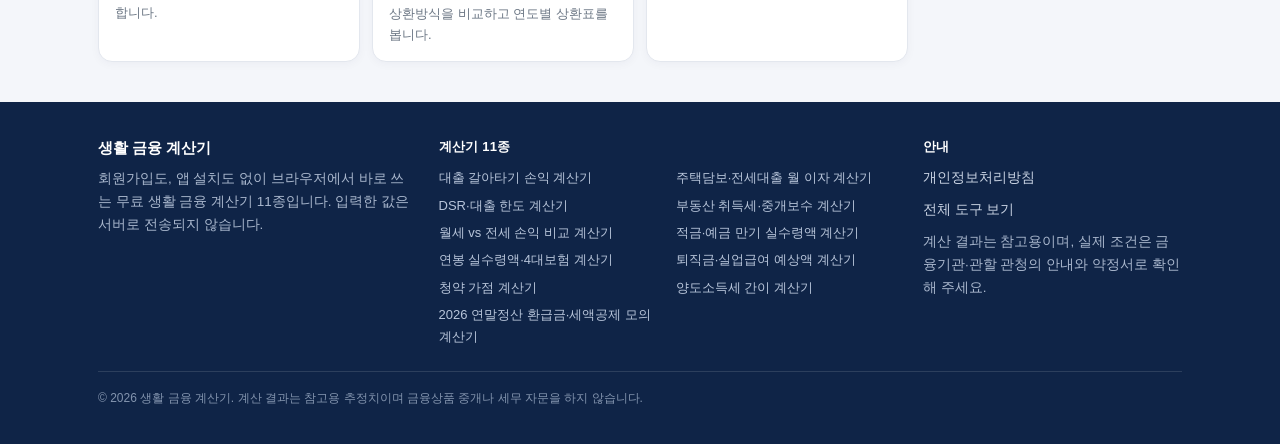
<file: tools/subscription-score.html>
<!DOCTYPE html>
<html lang="ko">
<head>
<meta charset="utf-8">
<meta name="viewport" content="width=device-width, initial-scale=1">
<title>청약 가점 계산기 | 무주택기간·부양가족·통장 84점 만점</title>
<meta name="description" content="청약 가점을 계산합니다. 무주택기간(32점)·부양가족 수(35점)·청약통장 가입기간(17점) 84점 만점 기준으로 내 점수와 부족한 항목을 확인하고 특별공급 자격까지 안내합니다.">
<meta name="keywords" content="청약 가점 계산기, 청약 가점, 무주택기간 점수, 부양가족 점수, 청약통장 가입기간, 84점 만점, 특별공급 자격">
<meta name="robots" content="index, follow, max-image-preview:large">
<meta name="author" content="생활 금융 계산기">
<meta name="theme-color" content="#0f2447">
<meta name="naver-site-verification" content="0c094f9c82a10c5fcd5292b5a2744684c0ecfee2">
<meta name="google-site-verification" content="ROz-ZBABKqWs14o1I1dBc0h49IidcUGDRy0BjunFj2M">
<link rel="canonical" href="https://dscookie-0422.github.io/tools/subscription-score.html">

<meta property="og:type" content="website">
<meta property="og:site_name" content="생활 금융 계산기">
<meta property="og:title" content="청약 가점 계산기 | 무주택기간·부양가족·통장 84점 만점">
<meta property="og:description" content="청약 가점을 계산합니다. 무주택기간(32점)·부양가족 수(35점)·청약통장 가입기간(17점) 84점 만점 기준으로 내 점수와 부족한 항목을 확인하고 특별공급 자격까지 안내합니다.">
<meta property="og:url" content="https://dscookie-0422.github.io/tools/subscription-score.html">
<meta property="og:image" content="https://dscookie-0422.github.io/web-ad/og-image.png">
<meta property="og:locale" content="ko_KR">
<meta name="twitter:card" content="summary_large_image">
<meta name="twitter:title" content="청약 가점 계산기 | 무주택기간·부양가족·통장 84점 만점">
<meta name="twitter:description" content="청약 가점을 계산합니다. 무주택기간(32점)·부양가족 수(35점)·청약통장 가입기간(17점) 84점 만점 기준으로 내 점수와 부족한 항목을 확인하고 특별공급 자격까지 안내합니다.">
<meta name="twitter:image" content="https://dscookie-0422.github.io/web-ad/og-image.png">

<link rel="icon" href="data:image/svg+xml,%3Csvg xmlns='http://www.w3.org/2000/svg' viewBox='0 0 64 64'%3E%3Crect width='64' height='64' rx='14' fill='%230f2447'/%3E%3Cpath d='M18 40l10-10 6 6 12-14' stroke='%237ce0bb' stroke-width='5' fill='none' stroke-linecap='round' stroke-linejoin='round'/%3E%3C/svg%3E">
<link rel="stylesheet" href="../assets/site.css">
<script async src="https://pagead2.googlesyndication.com/pagead/js/adsbygoogle.js?client=ca-pub-6285965398350241" crossorigin="anonymous"></script>
<!-- Google tag (gtag.js) -->
<script async src="https://www.googletagmanager.com/gtag/js?id=G-T4MEBSL2R8"></script>
<script>
  window.dataLayer = window.dataLayer || [];
  function gtag(){dataLayer.push(arguments);}
  gtag('js', new Date());
  gtag('config', 'G-T4MEBSL2R8');
</script>
<script type="application/ld+json">
{
  "@context": "https://schema.org",
  "@type": "WebApplication",
  "name": "청약 가점 계산기",
  "url": "https://dscookie-0422.github.io/tools/subscription-score.html",
  "description": "청약 가점을 계산합니다. 무주택기간(32점)·부양가족 수(35점)·청약통장 가입기간(17점) 84점 만점 기준으로 내 점수와 부족한 항목을 확인하고 특별공급 자격까지 안내합니다.",
  "applicationCategory": "FinanceApplication",
  "operatingSystem": "Web",
  "inLanguage": "ko-KR",
  "isAccessibleForFree": true,
  "offers": {
    "@type": "Offer",
    "price": "0",
    "priceCurrency": "KRW"
  },
  "publisher": {
    "@type": "Organization",
    "name": "생활 금융 계산기",
    "url": "https://dscookie-0422.github.io/"
  }
}
</script>
<script type="application/ld+json">
{
  "@context": "https://schema.org",
  "@type": "FAQPage",
  "mainEntity": [
    {
      "@type": "Question",
      "name": "청약 가점 84점은 어떻게 구성되나요?",
      "acceptedAnswer": {
        "@type": "Answer",
        "text": "무주택기간 32점, 부양가족 수 35점, 청약통장 가입기간 17점으로 총 84점입니다. 무주택기간은 1년마다 2점(1년 미만 2점), 부양가족은 1명마다 5점(0명 5점), 통장은 1년마다 1점(6개월 미만 1점)입니다."
      }
    },
    {
      "@type": "Question",
      "name": "무주택기간은 언제부터 계산하나요?",
      "acceptedAnswer": {
        "@type": "Answer",
        "text": "만 30세가 되는 날부터입니다. 30세 이전에 혼인했다면 혼인신고일부터 계산합니다. 주택을 소유한 기간은 제외되며, 분양권·입주권도 주택 소유로 봅니다. 30세 이전 미혼이라면 30세 생일 전까지는 무주택기간이 0입니다."
      }
    },
    {
      "@type": "Question",
      "name": "부양가족은 누구까지 인정되나요?",
      "acceptedAnswer": {
        "@type": "Answer",
        "text": "본인과 배우자를 제외한 가구원으로, 3년 이상 같은 주민등록지에 등재되어 있어야 합니다. 부모·조부모 같은 직계존속과 30세 이상 자녀가 대상입니다. 30세 미만 자녀는 미혼이고 소득이 없어야 하며, 태어난 자녀도 포함됩니다."
      }
    },
    {
      "@type": "Question",
      "name": "가점이 낮으면 청약은 포기해야 하나요?",
      "acceptedAnswer": {
        "@type": "Answer",
        "text": "가점제에서는 불리하지만 특별공급을 노릴 수 있습니다. 신혼부부·생애최초·다자녀·노부모부양 특공은 가점 대신 소득·자산·자녀 수로 당첨자를 정합니다. 청약통장 가입기간 2년과 납입 횟수 요건만 갖추면 신청할 수 있으니, 가점이 낮다면 특공 물량이 많은 단지를 노리는 편이 현실적입니다."
      }
    },
    {
      "@type": "Question",
      "name": "청약통장을 해지하면 어떻게 되나요?",
      "acceptedAnswer": {
        "@type": "Answer",
        "text": "가입기간이 초기화됩니다. 다시 가입하면 1순위 자격을 위해 2년을 기다려야 하고, 그동안 쌓은 가점 17점도 사라집니다. 당장 청약 계획이 없어도 통장은 유지하고 월 2만 원 이상 납입을 이어가는 것이 좋습니다. 다만 1순위 요건은 지역별로 납입 횟수(24회 등)와 금액 조건이 있으니 청약홈에서 확인하세요."
      }
    }
  ]
}
</script>
</head>
<body>
<header class="site-header">
  <div class="wrap header-inner">
    <a class="brand" href="../index.html" aria-label="생활 금융 계산기 홈">
      <span class="brand-mark" aria-hidden="true">
        <svg viewBox="0 0 24 24" width="17" height="17" fill="none" stroke="currentColor" stroke-width="2.4" stroke-linecap="round" stroke-linejoin="round"><path d="M4 15l4.5-4.5 3.5 3.5L20 6"/><path d="M20 11V6h-5"/></svg>
      </span>
      <span>생활 금융 계산기</span>
    </a>
    <nav class="tool-nav" aria-label="무료 계산기 11종">
      <a href="https://dscookie-0422.github.io/web-ad/">갈아타기</a>
      <a href="loan-interest.html">주담대 이자</a>
      <a href="dsr-calculator.html">DSR 한도</a>
      <a href="property-tax-fee.html">취득세·복비</a>
      <a href="rent-vs-jeonse.html">월세vs전세</a>
      <a href="savings-calculator.html">예적금 이자</a>
      <a href="salary-calculator.html">연봉 실수령</a>
      <a href="severance-calculator.html">퇴직금</a>
      <a href="subscription-score.html" class="on">청약 가점</a>
      <a href="capital-gains-tax.html">양도세</a>
      <a href="year-end-tax-calculator.html">연말정산</a>
    </nav>
  </div>
</header>
<main>
  <div class="wrap">
    <p class="crumb"><a href="../index.html">생활 금융 계산기</a> &rsaquo; 청약 가점 계산기</p>
    <div class="page-head">
      <span class="kicker">무주택기간 · 부양가족 · 통장기간</span>
      <h1>청약 가점 계산기</h1>
      <p class="lede">내 청약 가점이 몇 점인지, 만점까지 무엇이 부족한지 10초 만에 확인하세요. 무주택기간 32점, 부양가족 35점, 통장 가입기간 17점을 항목별로 계산합니다.</p>
    </div>

    <section class="calc" aria-label="계산기">
      <form class="panel" id="calc-form" onsubmit="return false;">
        <h2 class="panel-title">조건 입력</h2>
        
<div class="field">
  <label for="house-years">무주택기간</label>
  <div class="input-line"><input id="house-years" type="number" value="5" step="1" min="0" max="30" inputmode="numeric"><span class="unit">년</span></div>
  <span class="hint">만 30세부터(30세 미만은 혼인신고일부터) 계산합니다. 1년 미만은 2점</span>
  <div class="chips">
    <button type="button" data-set="house-years" data-val="0">1년 미만</button>
    <button type="button" data-set="house-years" data-val="5">5년</button>
    <button type="button" data-set="house-years" data-val="10">10년</button>
    <button type="button" data-set="house-years" data-val="15">15년</button>
  </div>
</div>
<div class="field">
  <label for="family">부양가족 수</label>
  <select id="family">
    <option value="0">0명 (5점)</option>
    <option value="1">1명 (10점)</option>
    <option value="2" selected>2명 (15점)</option>
    <option value="3">3명 (20점)</option>
    <option value="4">4명 (25점)</option>
    <option value="5">5명 (30점)</option>
    <option value="6">6명 이상 (35점)</option>
  </select>
  <span class="hint">본인과 배우자 제외, 3년 이상 같은 주민등록에 있어야 인정</span>
</div>
<div class="field">
  <label for="account-years">청약통장 가입기간</label>
  <div class="input-line"><input id="account-years" type="number" value="7" step="1" min="0" max="30" inputmode="numeric"><span class="unit">년</span></div>
  <span class="hint">6개월 미만 1점, 6개월~1년 미만 2점, 이후 1년마다 1점</span>
</div>
<p class="mini">가점제는 국민주택(공공분양·공공임대 일부)에 적용되며, 84점 만점에 최저 가점 커트라인이 있습니다. 지역·단지별 커트라인은 청약홈 공고에서 확인하세요.</p>

      </form>
      <div class="result-panel" id="results" aria-live="polite">
        
<div class="big">
  <span class="lbl" id="r-main-label">청약 가점 합계 (84점 만점)</span>
  <div class="val" id="r-main">-</div>
  <div class="sub" id="r-main-sub">-</div>
</div>
<div class="bar-rows">
  <div class="bar-row"><span class="bar-k">무주택</span><div class="bar-track"><span class="bar-fill fill-s1" id="bar-s1"></span></div><span class="bar-v" id="r-s1">-</span></div>
  <div class="bar-row"><span class="bar-k">부양가족</span><div class="bar-track"><span class="bar-fill fill-s2" id="bar-s2"></span></div><span class="bar-v" id="r-s2">-</span></div>
  <div class="bar-row"><span class="bar-k">통장기간</span><div class="bar-track"><span class="bar-fill fill-s3" id="bar-s3"></span></div><span class="bar-v" id="r-s3">-</span></div>
</div>
<div class="divider"></div>
<dl class="kv">
  <dt>합계</dt><dd class="em" id="r-total">-</dd>
  <dt>만점까지 남은 점수</dt><dd id="r-gap">-</dd>
  <dt>만점 대비 비율</dt><dd id="r-rate">-</dd>
  <dt>만점 조건</dt><dd id="r-need-years">-</dd>
</dl>
<div id="sub-tips"></div>
<p class="mini">무주택기간은 만 30세가 되는 날부터(그 전에 혼인하면 혼인신고일부터) 청약할 때까지로 계산합니다. 부양가족은 3년 이상 같은 주민등록지에 있어야 인정됩니다.</p>

      </div>
    </section>

    <section class="content">
      
<h2>청약 가점은 세 항목으로 84점</h2>
<p>청약 가점제는 <strong>무주택기간(32점) + 부양가족 수(35점) + 청약통장 가입기간(17점)</strong>으로 계산합니다. 세 항목이 만점이면 84점입니다. 서울 인기 단지의 당첨 커트라인이 60~70점대이므로, 내가 몇 점인지 정확히 아는 것이 전략의 출발점입니다.</p>

<h2>무주택기간 점수 (최대 32점)</h2>
<div class="tbl-wrap">
  <table class="tbl">
    <thead><tr><th>무주택기간</th><th>점수</th><th>무주택기간</th><th>점수</th></tr></thead>
    <tbody>
      <tr><td>1년 미만</td><td>2점</td><td>8년</td><td>18점</td></tr>
      <tr><td>1년</td><td>4점</td><td>9년</td><td>20점</td></tr>
      <tr><td>2년</td><td>6점</td><td>10년</td><td>22점</td></tr>
      <tr><td>3년</td><td>8점</td><td>11년</td><td>24점</td></tr>
      <tr><td>4년</td><td>10점</td><td>12년</td><td>26점</td></tr>
      <tr><td>5년</td><td>12점</td><td>13년</td><td>28점</td></tr>
      <tr><td>6년</td><td>14점</td><td>14년</td><td>30점</td></tr>
      <tr><td>7년</td><td>16점</td><td>15년 이상</td><td>32점</td></tr>
    </tbody>
  </table>
</div>
<p>무주택기간은 <strong>만 30세가 되는 날</strong>부터 계산합니다. 30세 이전에 혼인했다면 혼인신고일부터입니다. 그래서 20대에 결혼한 경우가 30세 미혼보다 무주택기간이 길어질 수 있습니다. 주택을 소유한 적이 있으면 그 기간은 제외되고, 분양권·입주권도 주택으로 봅니다.</p>

<h2>부양가족 점수 (최대 35점)</h2>
<div class="tbl-wrap">
  <table class="tbl">
    <thead><tr><th>부양가족 수</th><th>0명</th><th>1명</th><th>2명</th><th>3명</th><th>4명</th><th>5명</th><th>6명 이상</th></tr></thead>
    <tbody><tr><td>점수</td><td>5점</td><td>10점</td><td>15점</td><td>20점</td><td>25점</td><td>30점</td><td>35점</td></tr></tbody>
  </table>
</div>
<p>부양가족은 본인과 배우자를 제외한 가구원으로, <strong>3년 이상 같은 주민등록지에 등재</strong>되어 있어야 인정됩니다. 만 30세 이상 자녀, 직계존속(부모·조부모)이 대상이고, 자녀는 30세 미만이면 미혼·소득 요건을 따집니다. 태어난 자녀도 가구원 수에 포함됩니다.</p>

<h2>청약통장 가입기간 점수 (최대 17점)</h2>
<div class="tbl-wrap">
  <table class="tbl">
    <thead><tr><th>가입기간</th><th>6개월 미만</th><th>6개월~1년</th><th>1년</th><th>2년</th><th>5년</th><th>10년</th><th>15년 이상</th></tr></thead>
    <tbody><tr><td>점수</td><td>1점</td><td>2점</td><td>3점</td><td>4점</td><td>7점</td><td>12점</td><td>17점</td></tr></tbody>
  </table>
</div>
<p>가입기간은 통장을 만든 날부터 청약 신청일까지입니다. 중간에 해지하고 다시 가입하면 기간이 초기화되므로, 당장 청약할 계획이 없어도 통장은 유지하는 것이 좋습니다. 가입 후 2년이 지나야 1순위 자격이 생기고, 매달 2만 원 이상 납입해야 합니다.</p>

<h2>가점제와 특별공급, 무엇이 유리할까</h2>
<p>가점 60점 이하라면 가점제로는 인기 단지 당첨이 어렵습니다. 이때는 <strong>특별공급</strong>을 노리는 편이 현실적입니다.</p>
<ul>
  <li><strong>신혼부부 특공</strong> — 혼인 7년 이내(또는 3년 이내 자녀), 소득·자산 요건 충족 시. 물량이 가장 많습니다.</li>
  <li><strong>생애최초 특공</strong> — 본인·배우자가 주택을 소유한 적 없는 무주택 세대. 소득 요건(도시근로자 월평균소득 130~160%)을 봅니다.</li>
  <li><strong>다자녀 특공</strong> — 미성년 자녀 3명 이상. 소득 요건이 상대적으로 넉넉합니다.</li>
  <li><strong>노부모부양 특공</strong> — 만 65세 이상 직계존속을 3년 이상 부양. 가점 84점 중 부양가족 항목이 유리합니다.</li>
</ul>
<p>특별공급은 청약통장 가입기간과 무관하게 소득·자산·자녀 수로 당첨자를 정하는 경우가 많아, 가점이 낮아도 기회가 있습니다. 다만 특공에 당첨되면 5년간 재당첨이 제한되므로 신중해야 합니다.</p>

<h2>가점을 올리는 현실적인 방법</h2>
<ul>
  <li><strong>무주택기간은 시간이 답</strong> — 1년에 2점씩 오릅니다. 집을 사면 무주택기간이 리셋되므로, 청약을 노린다면 매수 시점을 신중히 정하세요.</li>
  <li><strong>부양가족 등재</strong> — 부모님을 3년 이상 함께 등재하면 5점이 오릅니다. 실제 거주가 전제입니다.</li>
  <li><strong>통장은 해지하지 마세요</strong> — 1년에 1점, 15년이면 17점입니다. 납입금은 월 2만 원 이상이면 됩니다.</li>
  <li><strong>지역·단지 조정</strong> — 같은 점수라도 경쟁률이 낮은 지역·단지를 노리면 당첨 확률이 올라갑니다.</li>
</ul>

    </section>

    <section class="faq">
      <h2>자주 묻는 질문</h2>
      <details class="qa">
  <summary>청약 가점 84점은 어떻게 구성되나요?</summary>
  <div class="a"><p>무주택기간 32점, 부양가족 수 35점, 청약통장 가입기간 17점으로 총 84점입니다. 무주택기간은 1년마다 2점(1년 미만 2점), 부양가족은 1명마다 5점(0명 5점), 통장은 1년마다 1점(6개월 미만 1점)입니다.</p></div>
</details>
<details class="qa">
  <summary>무주택기간은 언제부터 계산하나요?</summary>
  <div class="a"><p>만 30세가 되는 날부터입니다. 30세 이전에 혼인했다면 혼인신고일부터 계산합니다. 주택을 소유한 기간은 제외되며, 분양권·입주권도 주택 소유로 봅니다. 30세 이전 미혼이라면 30세 생일 전까지는 무주택기간이 0입니다.</p></div>
</details>
<details class="qa">
  <summary>부양가족은 누구까지 인정되나요?</summary>
  <div class="a"><p>본인과 배우자를 제외한 가구원으로, 3년 이상 같은 주민등록지에 등재되어 있어야 합니다. 부모·조부모 같은 직계존속과 30세 이상 자녀가 대상입니다. 30세 미만 자녀는 미혼이고 소득이 없어야 하며, 태어난 자녀도 포함됩니다.</p></div>
</details>
<details class="qa">
  <summary>가점이 낮으면 청약은 포기해야 하나요?</summary>
  <div class="a"><p>가점제에서는 불리하지만 특별공급을 노릴 수 있습니다. 신혼부부·생애최초·다자녀·노부모부양 특공은 가점 대신 소득·자산·자녀 수로 당첨자를 정합니다. 청약통장 가입기간 2년과 납입 횟수 요건만 갖추면 신청할 수 있으니, 가점이 낮다면 특공 물량이 많은 단지를 노리는 편이 현실적입니다.</p></div>
</details>
<details class="qa">
  <summary>청약통장을 해지하면 어떻게 되나요?</summary>
  <div class="a"><p>가입기간이 초기화됩니다. 다시 가입하면 1순위 자격을 위해 2년을 기다려야 하고, 그동안 쌓은 가점 17점도 사라집니다. 당장 청약 계획이 없어도 통장은 유지하고 월 2만 원 이상 납입을 이어가는 것이 좋습니다. 다만 1순위 요건은 지역별로 납입 횟수(24회 등)와 금액 조건이 있으니 청약홈에서 확인하세요.</p></div>
</details>
    </section>

    <p class="disclaimer"><strong>참고용 안내.</strong> 가점 계산은 국민주택 가점제 기준이며, 민간분양 가점제(무주택기간 32점·부양가족 35점·통장 17점 동일)와 일부 항목이 다를 수 있습니다. 청약 자격과 특별공급 요건은 청약홈 공고문과 해당 지역의 기준을 확인하세요.</p>

    <section class="related">
  <h2>함께 쓰면 좋은 계산기</h2>
  <div class="cards">
    <a class="card" href="https://dscookie-0422.github.io/web-ad/">
  <span class="num">01 · 무료</span>
  <h3>🔄 대출 갈아타기 손익 계산기</h3>
  <p>중도상환수수료·부대비용·LTV까지 넣고 갈아타면 본전 찾는 개월 수를 계산합니다.</p>
</a><a class="card" href="loan-interest.html">
  <span class="num">02 · 무료</span>
  <h3>🏠 주택담보·전세대출 월 이자 계산기</h3>
  <p>원리금균등·원금균등·만기일시·체증식 상환방식을 비교하고 연도별 상환표를 봅니다.</p>
</a><a class="card" href="dsr-calculator.html">
  <span class="num">03 · 무료</span>
  <h3>📊 DSR·대출 한도 계산기</h3>
  <p>연소득과 기존 대출로 스트레스 DSR을 반영한 예상 대출 한도를 계산합니다.</p>
</a>
  </div>
</section>
  </div>
</main>
<footer class="site-footer">
  <div class="wrap">
    <div class="footer-grid">
      <div>
        <span class="brand-foot">생활 금융 계산기</span>
        <p>회원가입도, 앱 설치도 없이 브라우저에서 바로 쓰는 무료 생활 금융 계산기 11종입니다. 입력한 값은 서버로 전송되지 않습니다.</p>
      </div>
      <div>
        <h2>계산기 11종</h2>
        <div class="footer-links">
        <a href="https://dscookie-0422.github.io/web-ad/">대출 갈아타기 손익 계산기</a>
        <a href="loan-interest.html">주택담보·전세대출 월 이자 계산기</a>
        <a href="dsr-calculator.html">DSR·대출 한도 계산기</a>
        <a href="property-tax-fee.html">부동산 취득세·중개보수 계산기</a>
        <a href="rent-vs-jeonse.html">월세 vs 전세 손익 비교 계산기</a>
        <a href="savings-calculator.html">적금·예금 만기 실수령액 계산기</a>
        <a href="salary-calculator.html">연봉 실수령액·4대보험 계산기</a>
        <a href="severance-calculator.html">퇴직금·실업급여 예상액 계산기</a>
        <a href="subscription-score.html">청약 가점 계산기</a>
        <a href="capital-gains-tax.html">양도소득세 간이 계산기</a>
        <a href="year-end-tax-calculator.html">2026 연말정산 환급금·세액공제 모의계산기</a>
        </div>
      </div>
      <div>
        <h2>안내</h2>
        <p><a href="../privacy.html">개인정보처리방침</a></p>
        <p><a href="../index.html">전체 도구 보기</a></p>
        <p>계산 결과는 참고용이며, 실제 조건은 금융기관·관할 관청의 안내와 약정서로 확인해 주세요.</p>
      </div>
    </div>
    <p class="copy">© 2026 생활 금융 계산기. 계산 결과는 참고용 추정치이며 금융상품 중개나 세무 자문을 하지 않습니다.</p>
  </div>
</footer>

<script>

function $(id){return document.getElementById(id);}
function n(id){var el=$(id); if(!el) return 0; var v=String(el.value).replace(/[^0-9.\-]/g,''); var f=parseFloat(v); return isFinite(f)?f:0;}
function won(x){var v=Math.round(x); return (v<0?'-':'')+Math.abs(v).toLocaleString('ko-KR')+'원';}
function num(x){return Math.round(x).toLocaleString('ko-KR');}
function eok(x){ // 원 -> 억/만원 사람이 읽는 형태
  var v=Math.round(x);
  if(v===0) return '0원';
  var neg=v<0; v=Math.abs(v);
  var eok=Math.floor(v/100000000), man=Math.floor((v%100000000)/10000), wonR=v%10000;
  var s='';
  if(eok) s+=eok.toLocaleString('ko-KR')+'억 ';
  if(man) s+=man.toLocaleString('ko-KR')+'만';
  if(!eok&&!man) return (neg?'-':'')+v.toLocaleString('ko-KR')+'원';
  if(wonR) s+=' '+wonR.toLocaleString('ko-KR')+'원';
  else s+='원';
  return (neg?'-':'')+s.trim();
}
function pct(x,d){ if(!isFinite(x)) x=0; var q=Math.pow(10,d==null?1:d); return (Math.round(x*q)/q).toFixed(d==null?1:d); }
function setText(id,txt){var el=$(id); if(el){ if(el.tagName==='INPUT') el.value=txt; else el.textContent=txt; } }
function monthlyPayment(P, annualRate, months){ // 원리금균등 월 납입액
  var i=annualRate/100/12;
  if(months<=0) return 0;
  if(i===0) return P/months;
  return P*i/(1-Math.pow(1+i,-months));
}
function bindCalc(fn){
  document.querySelectorAll('input,select').forEach(function(el){
    el.addEventListener('input',fn); el.addEventListener('change',fn);
  });
  document.querySelectorAll('button[data-set]').forEach(function(b){
    b.addEventListener('click',function(ev){
      ev.preventDefault();
      var el=$(b.getAttribute('data-set'));
      if(el){ el.value=b.getAttribute('data-val'); fn(); }
    });
  });
  fn();
}


function housingScore(years){
  if(years < 1) return 2;
  return Math.min(32, 2 + 2*Math.floor(years));
}
function familyScore(n){
  return Math.min(35, 5 + n*5);
}
function accountScore(years){
  var m = years*12;
  if(m < 6) return 1;
  if(m < 12) return 2;
  return Math.min(17, 2 + Math.floor(m/12));
}
function calcSub(){
  var hy = n('house-years'), fam = Math.round(n('family')), ay = n('account-years');
  var s1 = housingScore(hy), s2 = familyScore(fam), s3 = accountScore(ay);
  var total = s1+s2+s3;

  setText('r-main', total + '점');
  setText('r-main-label', '청약 가점 합계 (84점 만점)');
  setText('r-main-sub', '무주택 ' + s1 + '점 + 부양가족 ' + s2 + '점 + 통장 ' + s3 + '점');
  setText('r-s1', s1 + '점');
  setText('r-s2', s2 + '점');
  setText('r-s3', s3 + '점');
  setText('r-total', total + ' / 84점');
  setText('r-gap', Math.max(0, 84-total) + '점');
  setText('r-rate', pct(total/84*100,1) + '%');

  $('bar-s1').style.width = (s1/84*100).toFixed(1)+'%';
  $('bar-s2').style.width = (s2/84*100).toFixed(1)+'%';
  $('bar-s3').style.width = (s3/84*100).toFixed(1)+'%';

  // 최대치 대비 남은 점수 안내
  var tips = [];
  if(s1 < 32) tips.push('무주택기간이 1년 늘 때마다 <strong>2점</strong>씩 오릅니다(최대 32점).');
  if(s2 < 35) tips.push('부양가족 1명당 <strong>5점</strong>씩 오릅니다(최대 35점, 6명 이상 만점).');
  if(s3 < 17) tips.push('통장 가입기간이 1년 늘 때마다 <strong>1점</strong>씩 오릅니다(최대 17점).');
  $('sub-tips').innerHTML = tips.length ? '<div class="note">' + tips.join(' ') + '</div>' : '<div class="note good">세 항목 모두 만점입니다. 가점제에서 최상위권입니다.</div>';

  setText('r-need-years', total>=84 ? '만점 달성' : '무주택 15년 · 부양가족 6명 · 통장 15년');
}
bindCalc(calcSub);

</script>
</body>
</html>
</file>
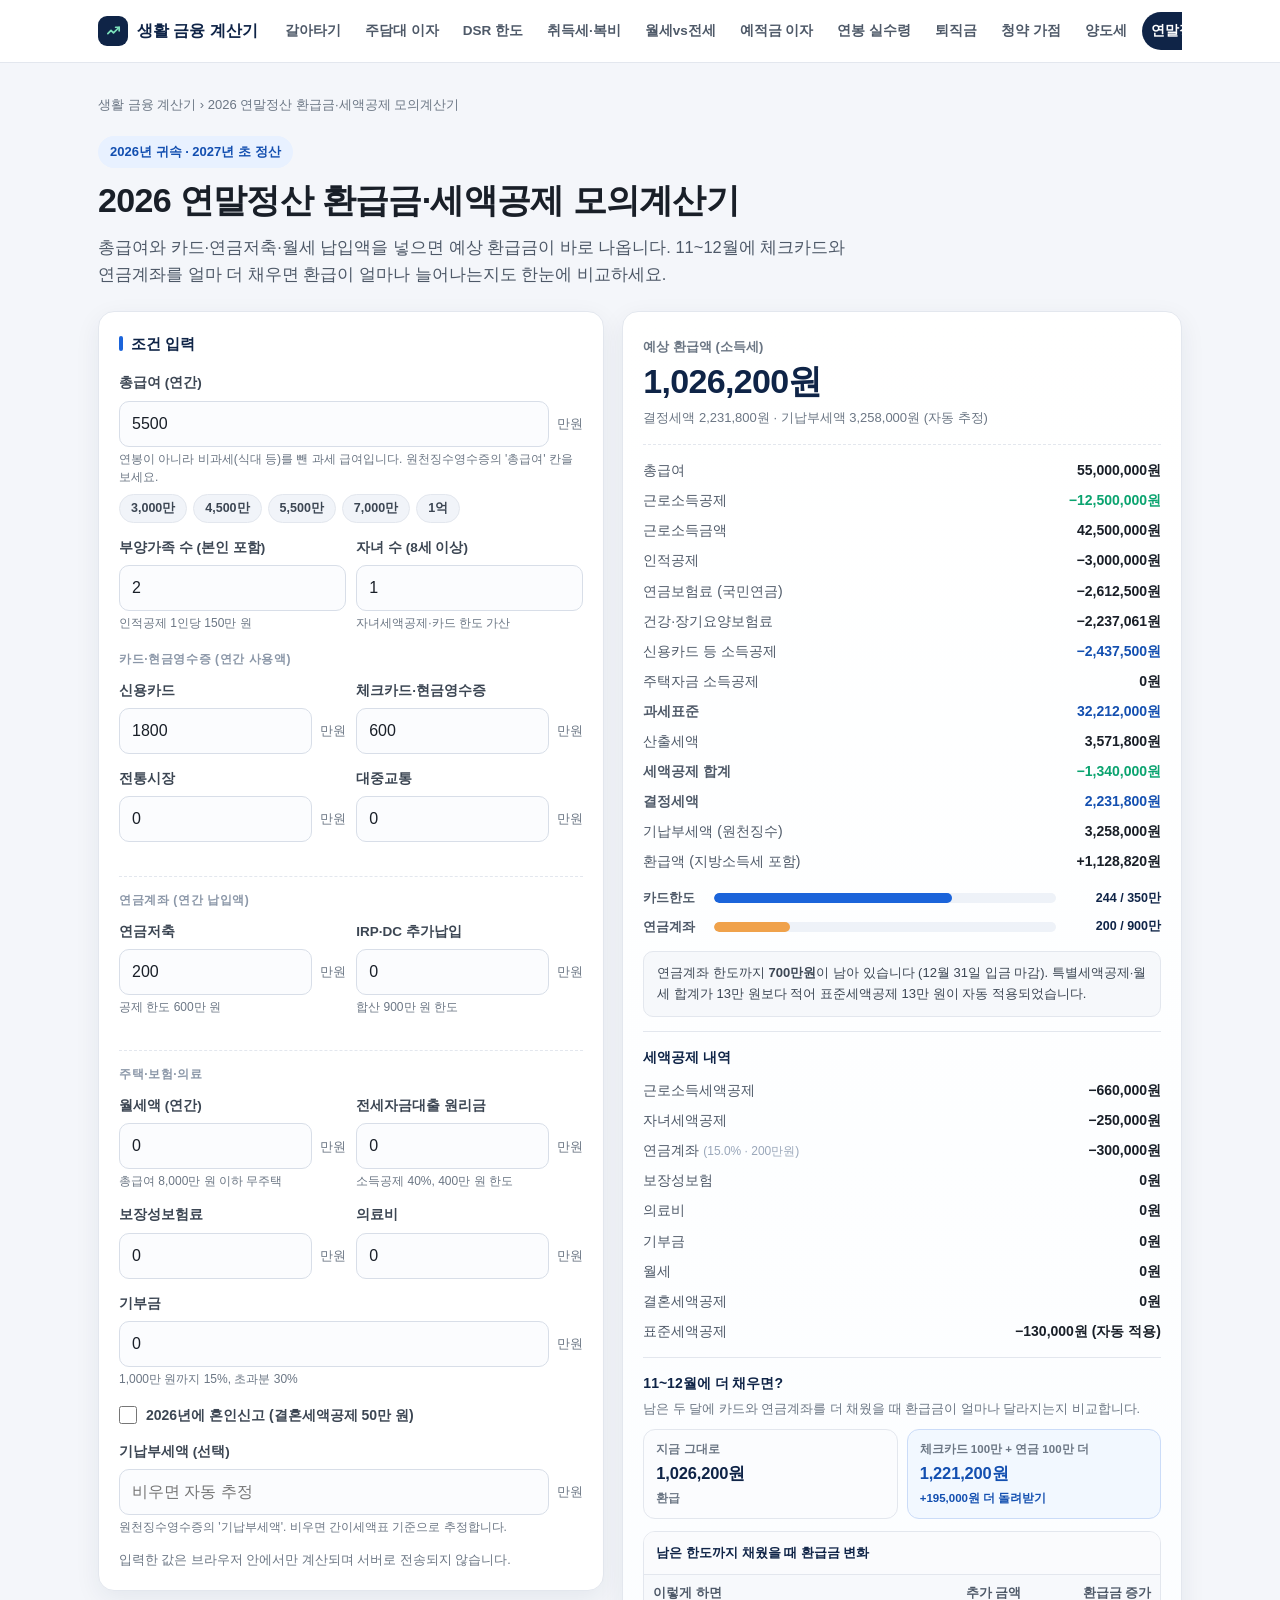
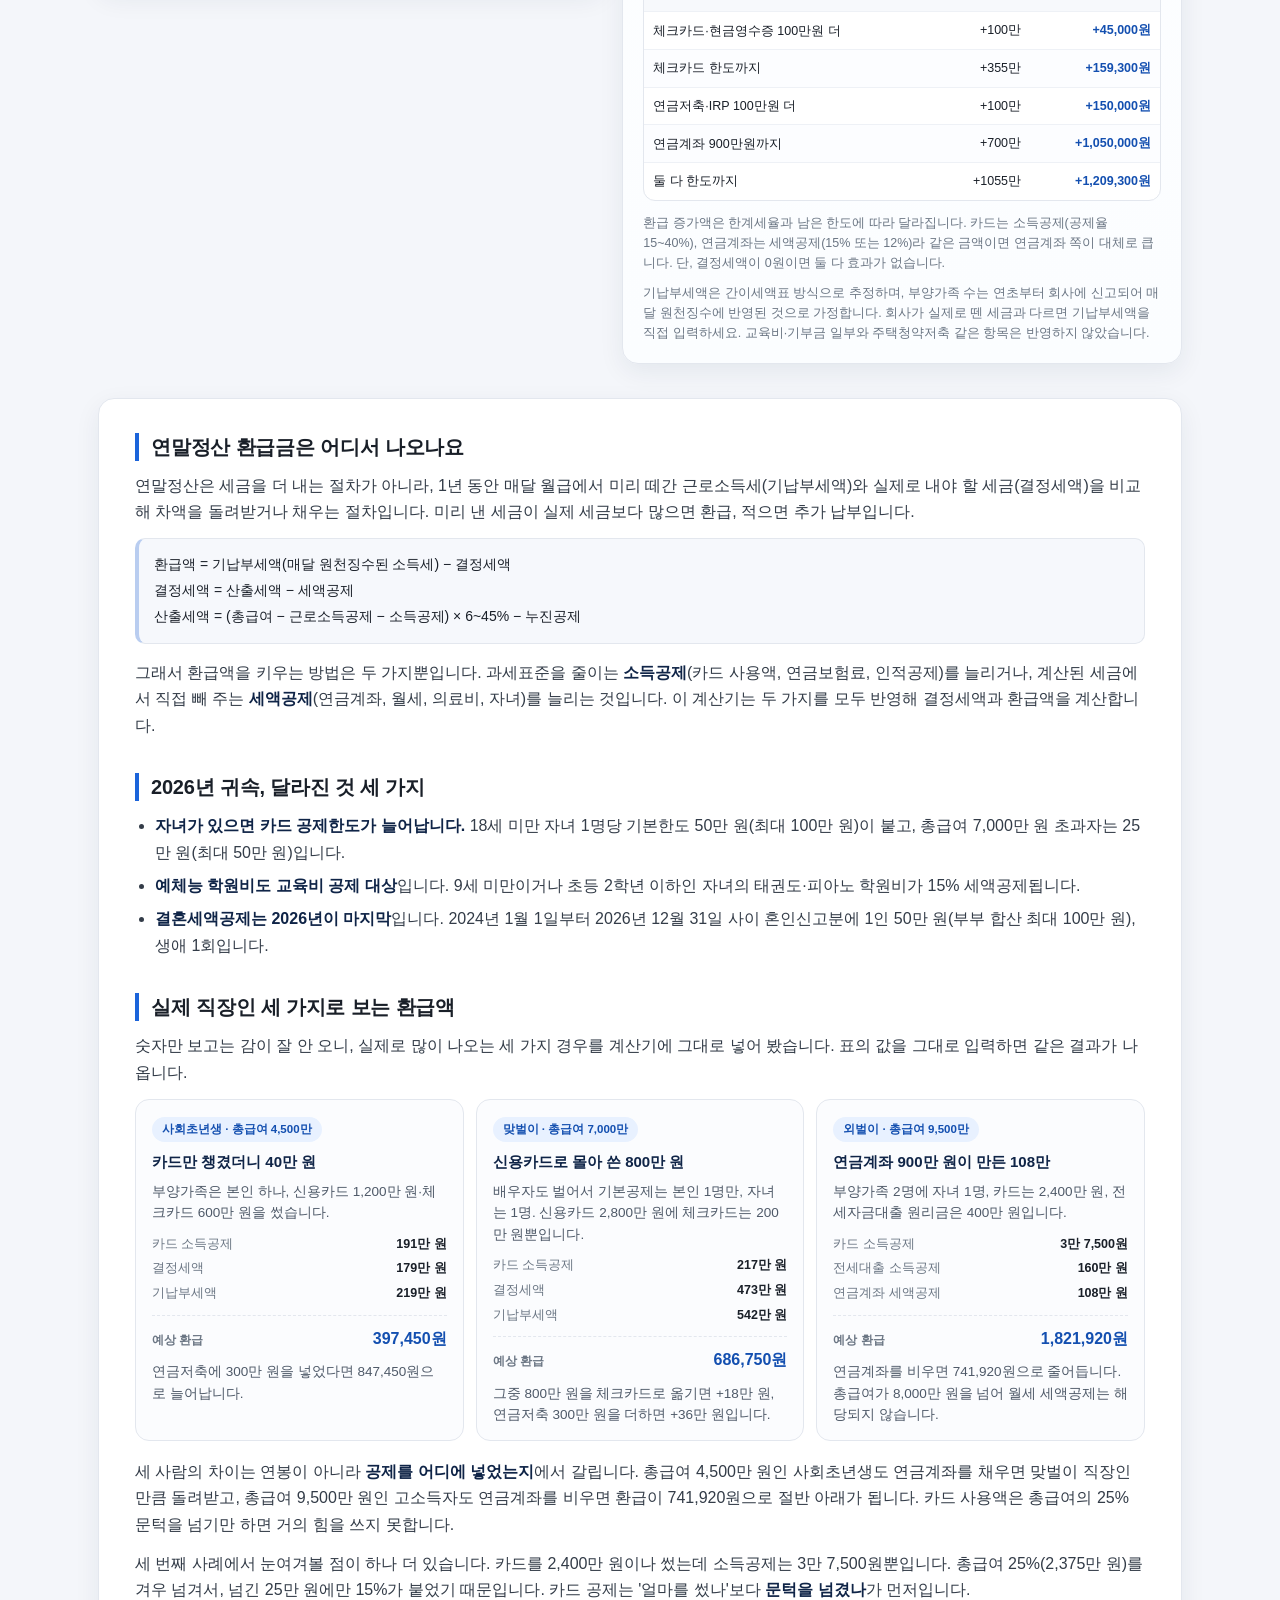
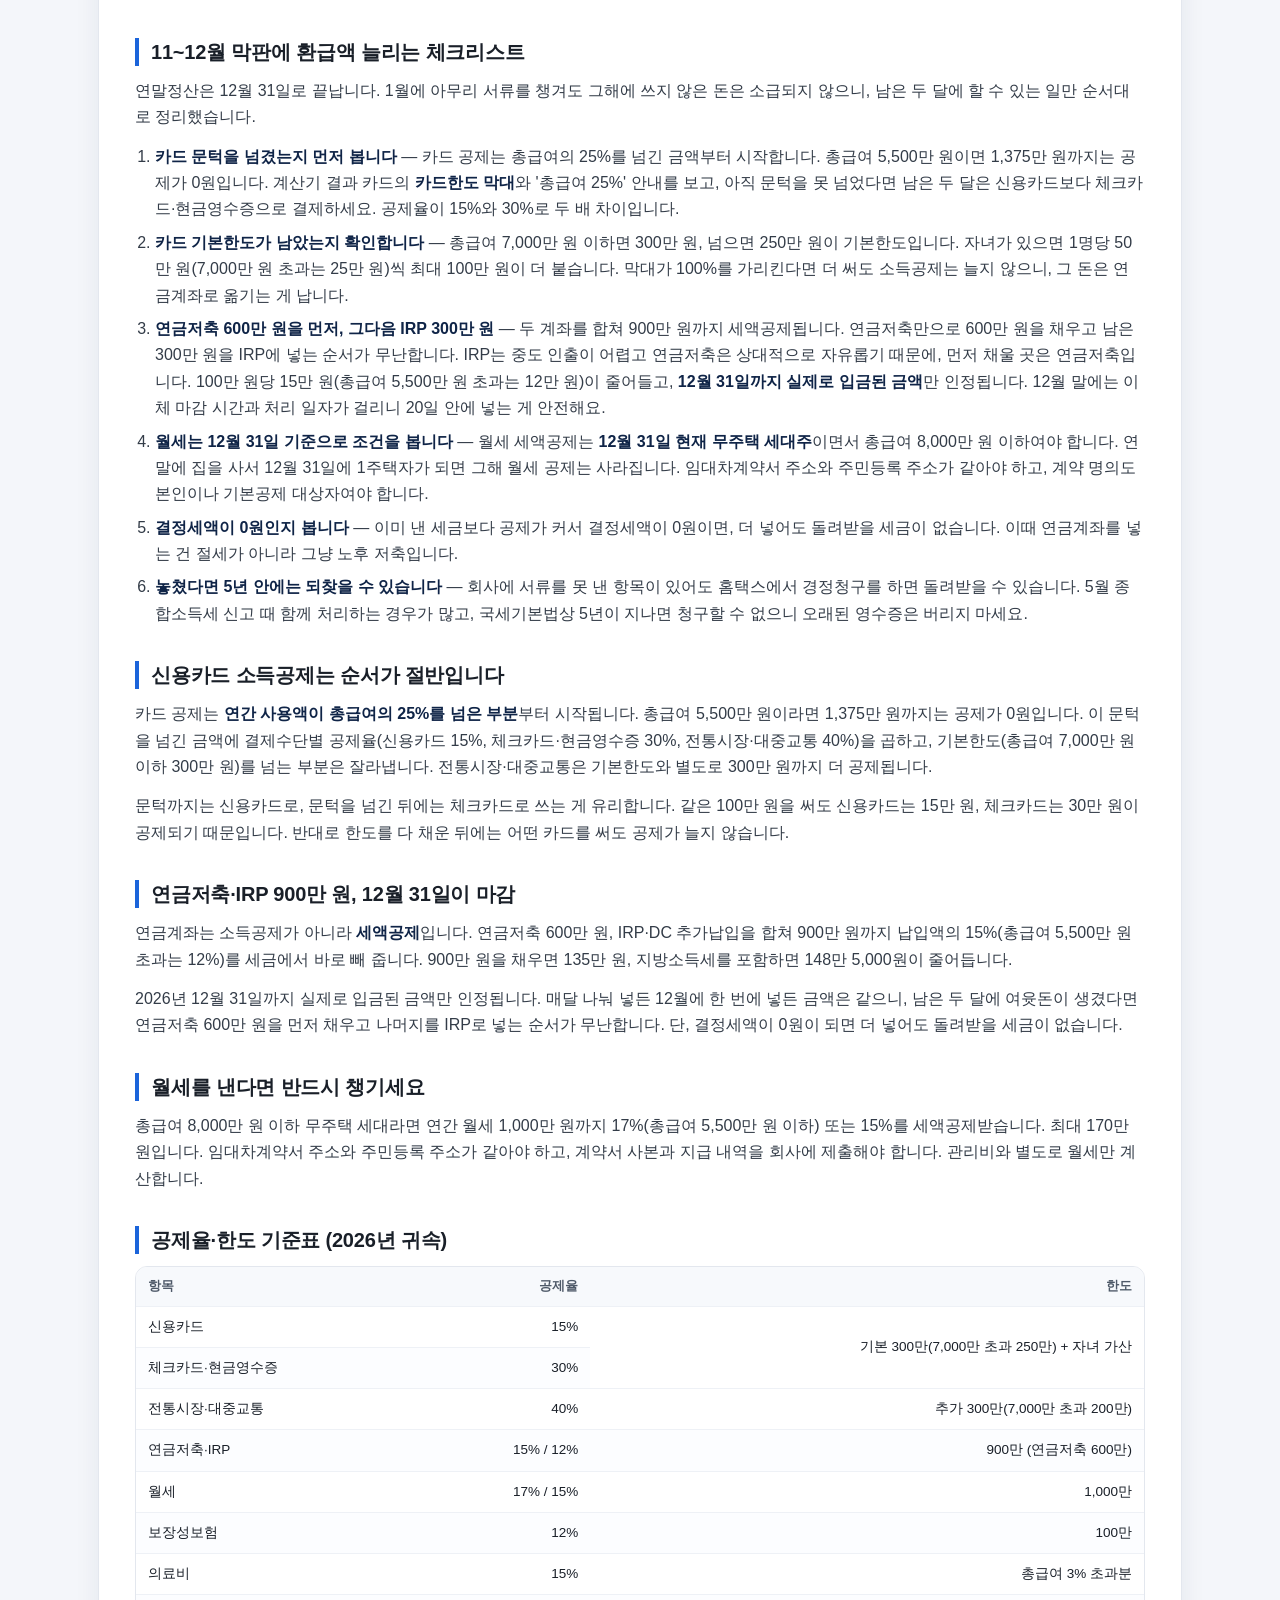
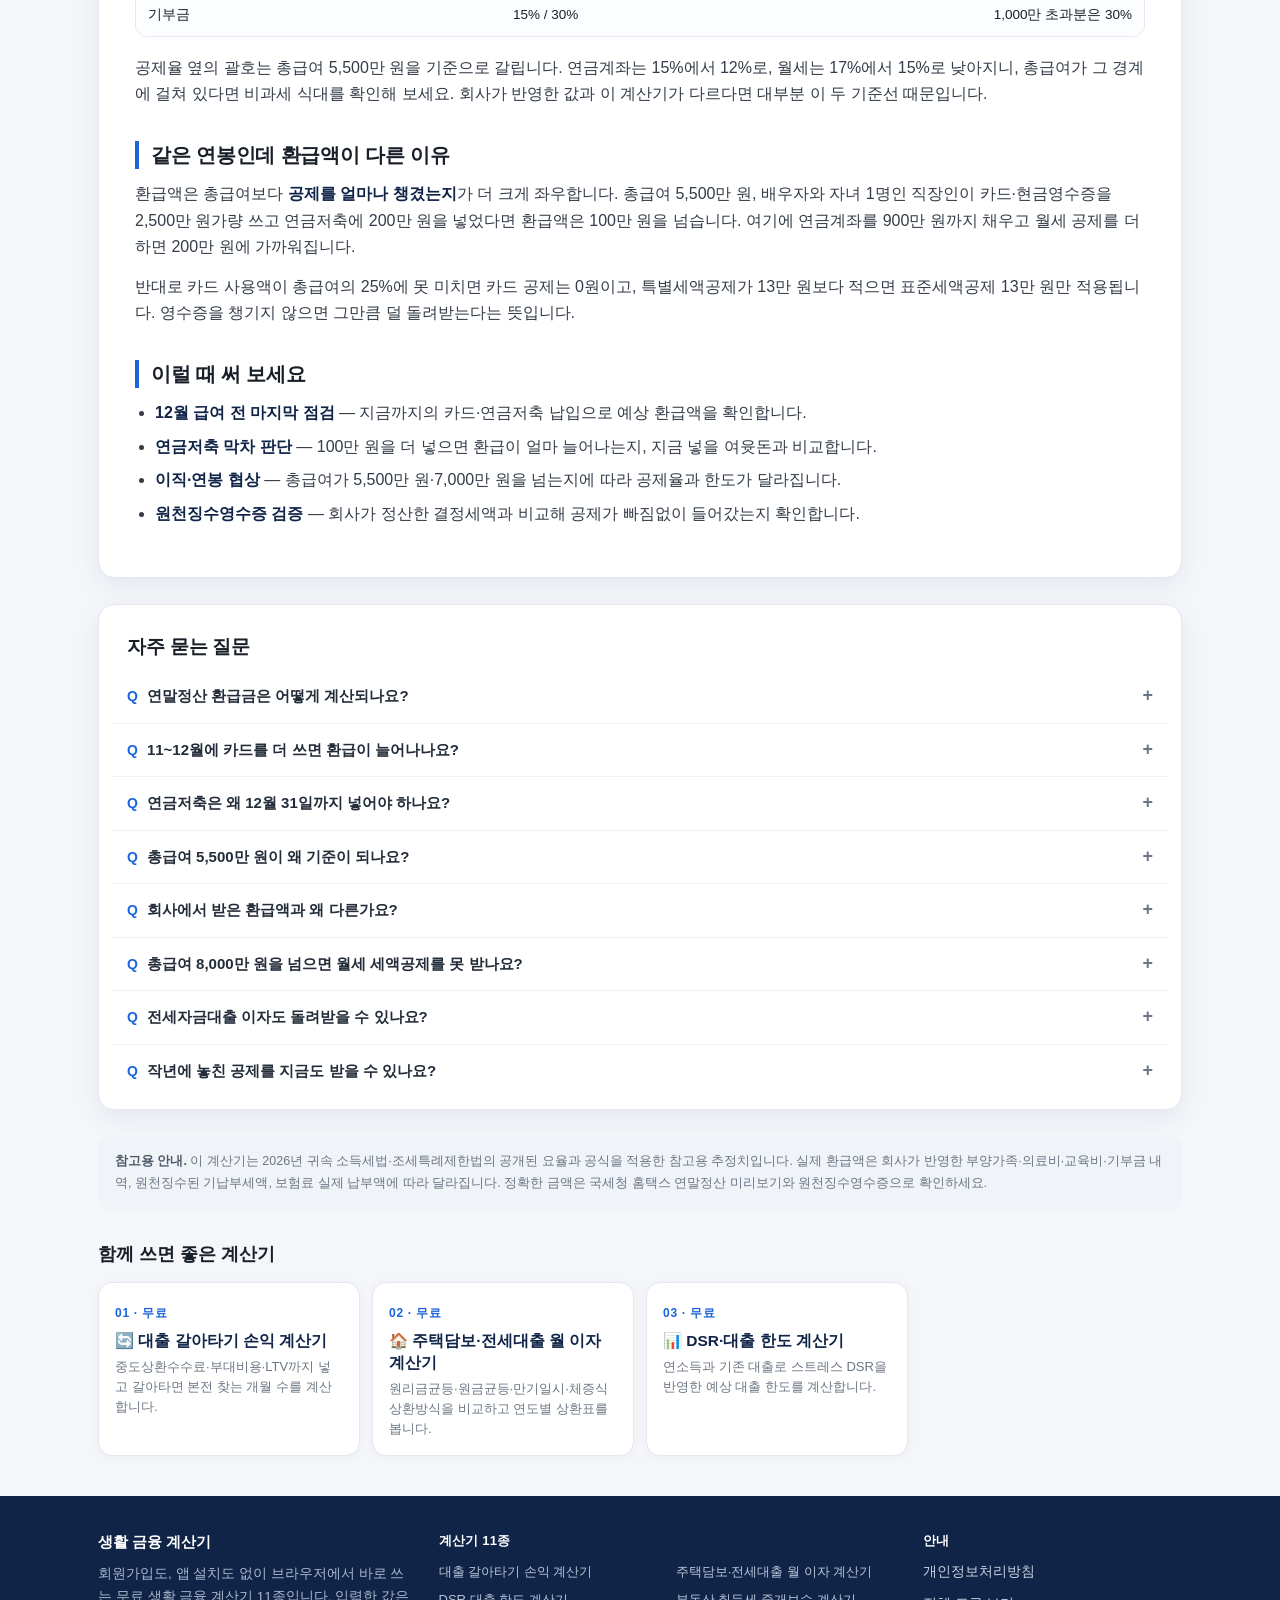
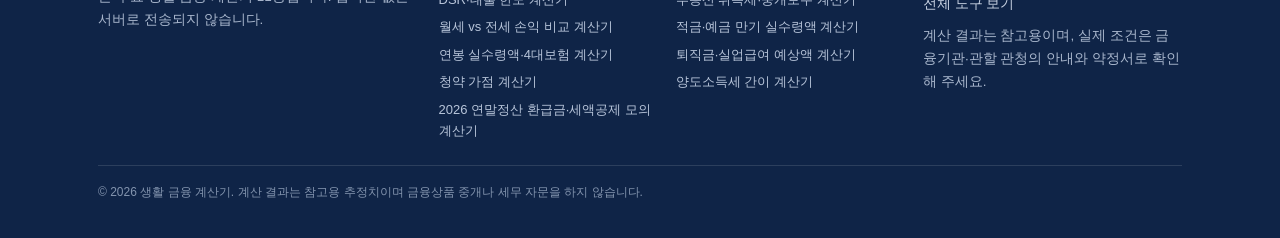
<file: tools/year-end-tax-calculator.html>
<!DOCTYPE html>
<html lang="ko">
<head>
<meta charset="utf-8">
<meta name="viewport" content="width=device-width, initial-scale=1">
<title>2026 연말정산 환급금 계산기 | 세액공제·카드·연금저축 모의계산</title>
<meta name="description" content="2026년 귀속 연말정산 환급금을 모의계산합니다. 근로소득공제, 신용카드·체크카드 소득공제 한도(자녀 가산), 연금저축·IRP 900만 원, 월세·의료비 세액공제를 반영하고, 총급여 4,500만·7,000만·9,500만 사례와 11~12월 절세 체크리스트를 함께 정리했습니다.">
<meta name="keywords" content="연말정산 환급금 계산기, 2026 연말정산, 2027 연말정산, 세액공제 계산, 연금저축 세액공제, IRP 900만, 신용카드 소득공제 한도, 월세 세액공제, 연말정산 미리보기, 연말정산 환급 사례, 12월 절세">
<meta name="robots" content="index, follow, max-image-preview:large">
<meta name="author" content="생활 금융 계산기">
<meta name="theme-color" content="#0f2447">
<meta name="naver-site-verification" content="0c094f9c82a10c5fcd5292b5a2744684c0ecfee2">
<meta name="google-site-verification" content="ROz-ZBABKqWs14o1I1dBc0h49IidcUGDRy0BjunFj2M">
<link rel="canonical" href="https://dscookie-0422.github.io/tools/year-end-tax-calculator.html">

<meta property="og:type" content="website">
<meta property="og:site_name" content="생활 금융 계산기">
<meta property="og:title" content="2026 연말정산 환급금 계산기 | 세액공제·카드·연금저축 모의계산">
<meta property="og:description" content="2026년 귀속 연말정산 환급금을 모의계산합니다. 근로소득공제, 신용카드·체크카드 소득공제 한도(자녀 가산), 연금저축·IRP 900만 원, 월세·의료비 세액공제를 반영하고, 총급여 4,500만·7,000만·9,500만 사례와 11~12월 절세 체크리스트를 함께 정리했습니다.">
<meta property="og:url" content="https://dscookie-0422.github.io/tools/year-end-tax-calculator.html">
<meta property="og:image" content="https://dscookie-0422.github.io/web-ad/og-image.png">
<meta property="og:locale" content="ko_KR">
<meta name="twitter:card" content="summary_large_image">
<meta name="twitter:title" content="2026 연말정산 환급금 계산기 | 세액공제·카드·연금저축 모의계산">
<meta name="twitter:description" content="2026년 귀속 연말정산 환급금을 모의계산합니다. 근로소득공제, 신용카드·체크카드 소득공제 한도(자녀 가산), 연금저축·IRP 900만 원, 월세·의료비 세액공제를 반영하고, 총급여 4,500만·7,000만·9,500만 사례와 11~12월 절세 체크리스트를 함께 정리했습니다.">
<meta name="twitter:image" content="https://dscookie-0422.github.io/web-ad/og-image.png">

<link rel="icon" href="data:image/svg+xml,%3Csvg xmlns='http://www.w3.org/2000/svg' viewBox='0 0 64 64'%3E%3Crect width='64' height='64' rx='14' fill='%230f2447'/%3E%3Cpath d='M18 40l10-10 6 6 12-14' stroke='%237ce0bb' stroke-width='5' fill='none' stroke-linecap='round' stroke-linejoin='round'/%3E%3C/svg%3E">
<link rel="stylesheet" href="../assets/site.css">
<script async src="https://pagead2.googlesyndication.com/pagead/js/adsbygoogle.js?client=ca-pub-6285965398350241" crossorigin="anonymous"></script>
<!-- Google tag (gtag.js) -->
<script async src="https://www.googletagmanager.com/gtag/js?id=G-T4MEBSL2R8"></script>
<script>
  window.dataLayer = window.dataLayer || [];
  function gtag(){dataLayer.push(arguments);}
  gtag('js', new Date());
  gtag('config', 'G-T4MEBSL2R8');
</script>
<script type="application/ld+json">
{
  "@context": "https://schema.org",
  "@type": "WebApplication",
  "name": "2026 연말정산 환급금·세액공제 모의계산기",
  "url": "https://dscookie-0422.github.io/tools/year-end-tax-calculator.html",
  "description": "2026년 귀속 연말정산 환급금을 모의계산합니다. 근로소득공제, 신용카드·체크카드 소득공제 한도(자녀 가산), 연금저축·IRP 900만 원, 월세·의료비 세액공제를 반영하고, 총급여 4,500만·7,000만·9,500만 사례와 11~12월 절세 체크리스트를 함께 정리했습니다.",
  "applicationCategory": "FinanceApplication",
  "operatingSystem": "Web",
  "inLanguage": "ko-KR",
  "isAccessibleForFree": true,
  "offers": {
    "@type": "Offer",
    "price": "0",
    "priceCurrency": "KRW"
  },
  "publisher": {
    "@type": "Organization",
    "name": "생활 금융 계산기",
    "url": "https://dscookie-0422.github.io/"
  }
}
</script>
<script type="application/ld+json">
{
  "@context": "https://schema.org",
  "@type": "FAQPage",
  "mainEntity": [
    {
      "@type": "Question",
      "name": "연말정산 환급금은 어떻게 계산되나요?",
      "acceptedAnswer": {
        "@type": "Answer",
        "text": "기납부세액(매달 월급에서 원천징수된 소득세)에서 결정세액을 뺀 금액입니다. 결정세액은 총급여에서 근로소득공제와 소득공제(인적공제·연금보험료·건강보험료·카드 사용액 등)를 빼 과세표준을 구하고, 6~45% 세율을 적용한 산출세액에서 세액공제(근로·자녀·연금계좌·월세·의료비 등)를 빼서 구합니다. 미리 낸 세금이 더 많으면 환급, 적으면 추가 납부입니다."
      }
    },
    {
      "@type": "Question",
      "name": "11~12월에 카드를 더 쓰면 환급이 늘어나나요?",
      "acceptedAnswer": {
        "@type": "Answer",
        "text": "카드 공제한도가 남아 있을 때만 늘어납니다. 체크카드로 100만 원을 더 쓰면 소득공제가 30만 원 늘고, 과세표준 15% 구간이라면 환급은 4만 5,000원 정도 늘어납니다. 안 쓸 돈을 억지로 쓰는 것은 남는 장사가 아니니, 이미 쓸 지출을 신용카드 대신 체크카드로 바꾸는 정도가 현실적입니다. 반면 연금계좌는 100만 원당 15만 원이 줄어 효과가 훨씬 큽니다."
      }
    },
    {
      "@type": "Question",
      "name": "연금저축은 왜 12월 31일까지 넣어야 하나요?",
      "acceptedAnswer": {
        "@type": "Answer",
        "text": "연금계좌 세액공제는 1월 1일부터 12월 31일까지 실제로 입금된 금액을 기준으로 하기 때문입니다. 다음 해 1월에 넣으면 그다음 해 정산으로 넘어갑니다. 12월 말에는 금융사 이체 마감 시간이 있고 처리 일자가 넘어갈 수 있으니 며칠 여유를 두고 넣는 것이 안전합니다."
      }
    },
    {
      "@type": "Question",
      "name": "총급여 5,500만 원이 왜 기준이 되나요?",
      "acceptedAnswer": {
        "@type": "Answer",
        "text": "연금계좌 세액공제율(15% 또는 12%)과 월세 세액공제율(17% 또는 15%)이 총급여 5,500만 원을 기준으로 갈리기 때문입니다. 여기서 총급여는 연봉이 아니라 비과세 소득(식대 월 20만 원 등)을 뺀 금액입니다. 연봉 5,700만 원이어도 식대 240만 원을 빼면 총급여 5,460만 원이 되어 높은 공제율을 받을 수 있습니다."
      }
    },
    {
      "@type": "Question",
      "name": "회사에서 받은 환급액과 왜 다른가요?",
      "acceptedAnswer": {
        "@type": "Answer",
        "text": "이 계산기는 4대보험료를 총급여로 추정하고, 교육비·신용카드 제외 항목·부양가족별 의료비 한도 같은 세부 조건을 단순화했습니다. 기납부세액도 간이세액표 기준 추정치라 실제 원천징수액과 차이가 날 수 있습니다. 원천징수영수증의 기납부세액을 직접 입력하면 더 가까워지고, 최종 금액은 홈택스 연말정산 미리보기나 회사 정산 내역으로 확인하세요."
      }
    },
    {
      "@type": "Question",
      "name": "총급여 8,000만 원을 넘으면 월세 세액공제를 못 받나요?",
      "acceptedAnswer": {
        "@type": "Answer",
        "text": "네, 월세 세액공제는 총급여 8,000만 원(종합소득금액 7,000만 원) 이하인 무주택 세대주만 받을 수 있습니다. 연봉이 8,000만 원을 조금 넘어도 비과세 식대를 빼면 총급여가 8,000만 원 이하로 내려오는 경우가 있으니 원천징수영수증의 총급여 칸을 먼저 확인해 보세요. 계산기에 월세를 넣었는데 0원으로 나온다면 이 기준에 걸린 것입니다. 대신 전세자금대출 원리금은 총급여와 상관없이 소득공제가 됩니다."
      }
    },
    {
      "@type": "Question",
      "name": "전세자금대출 이자도 돌려받을 수 있나요?",
      "acceptedAnswer": {
        "@type": "Answer",
        "text": "전세자금대출 원리금 상환액의 40%를 연 400만 원까지 소득공제받습니다. 세액공제가 아니라 소득공제라서, 과세표준을 낮춰 세금을 줄이는 방식입니다. 총급여 제한은 없고, 12월 31일 기준 무주택 세대주이면서 임차한 집이 국민주택규모(전용 85㎡ 이하)여야 합니다. 대출이 임대인 계좌로 직접 입금된 경우에만 인정되고, 주택청약저축 공제와 합쳐 400만 원 한도라는 점도 기억해 두세요."
      }
    },
    {
      "@type": "Question",
      "name": "작년에 놓친 공제를 지금도 받을 수 있나요?",
      "acceptedAnswer": {
        "@type": "Answer",
        "text": "받을 수 있습니다. 연말정산에서 빠뜨린 공제는 홈택스에서 경정청구를 하면 돌려받을 수 있고, 신고 기간과 상관없이 국세기본법상 5년 이내면 됩니다. 많은 사람이 5월 종합소득세 신고 때 함께 처리합니다. 병원비 영수증, 기부금 영수증, 연금계좌 납입증명서처럼 그해에 회사에 못 낸 서류가 있다면 홈택스에서 지금이라도 확인해 보세요. 금액이 크면 5년치를 한꺼번에 청구할 수도 있습니다."
      }
    }
  ]
}
</script>
</head>
<body>
<header class="site-header">
  <div class="wrap header-inner">
    <a class="brand" href="../index.html" aria-label="생활 금융 계산기 홈">
      <span class="brand-mark" aria-hidden="true">
        <svg viewBox="0 0 24 24" width="17" height="17" fill="none" stroke="currentColor" stroke-width="2.4" stroke-linecap="round" stroke-linejoin="round"><path d="M4 15l4.5-4.5 3.5 3.5L20 6"/><path d="M20 11V6h-5"/></svg>
      </span>
      <span>생활 금융 계산기</span>
    </a>
    <nav class="tool-nav" aria-label="무료 계산기 11종">
      <a href="https://dscookie-0422.github.io/web-ad/">갈아타기</a>
      <a href="loan-interest.html">주담대 이자</a>
      <a href="dsr-calculator.html">DSR 한도</a>
      <a href="property-tax-fee.html">취득세·복비</a>
      <a href="rent-vs-jeonse.html">월세vs전세</a>
      <a href="savings-calculator.html">예적금 이자</a>
      <a href="salary-calculator.html">연봉 실수령</a>
      <a href="severance-calculator.html">퇴직금</a>
      <a href="subscription-score.html">청약 가점</a>
      <a href="capital-gains-tax.html">양도세</a>
      <a href="year-end-tax-calculator.html" class="on">연말정산</a>
    </nav>
  </div>
</header>
<main>
  <div class="wrap">
    <p class="crumb"><a href="../index.html">생활 금융 계산기</a> &rsaquo; 2026 연말정산 환급금·세액공제 모의계산기</p>
    <div class="page-head">
      <span class="kicker">2026년 귀속 · 2027년 초 정산</span>
      <h1>2026 연말정산 환급금·세액공제 모의계산기</h1>
      <p class="lede">총급여와 카드·연금저축·월세 납입액을 넣으면 예상 환급금이 바로 나옵니다. 11~12월에 체크카드와 연금계좌를 얼마 더 채우면 환급이 얼마나 늘어나는지도 한눈에 비교하세요.</p>
    </div>

    <section class="calc" aria-label="계산기">
      <form class="panel" id="calc-form" onsubmit="return false;">
        <h2 class="panel-title">조건 입력</h2>
        
<div class="field">
  <label for="gross">총급여 (연간)</label>
  <div class="input-line"><input id="gross" type="number" value="5500" step="100" min="0" inputmode="numeric"><span class="unit">만원</span></div>
  <span class="hint">연봉이 아니라 비과세(식대 등)를 뺀 과세 급여입니다. 원천징수영수증의 '총급여' 칸을 보세요.</span>
  <div class="chips">
    <button type="button" data-set="gross" data-val="3000">3,000만</button>
    <button type="button" data-set="gross" data-val="4500">4,500만</button>
    <button type="button" data-set="gross" data-val="5500">5,500만</button>
    <button type="button" data-set="gross" data-val="7000">7,000만</button>
    <button type="button" data-set="gross" data-val="10000">1억</button>
  </div>
</div>
<div class="row-2">
  <div class="field">
    <label for="deps">부양가족 수 (본인 포함)</label>
    <input id="deps" type="number" value="2" step="1" min="1" max="10" inputmode="numeric">
    <span class="hint">인적공제 1인당 150만 원</span>
  </div>
  <div class="field">
    <label for="kids">자녀 수 (8세 이상)</label>
    <input id="kids" type="number" value="1" step="1" min="0" max="6" inputmode="numeric">
    <span class="hint">자녀세액공제·카드 한도 가산</span>
  </div>
</div>

<h3 class="field-sub first">카드·현금영수증 (연간 사용액)</h3>
<div class="row-2">
  <div class="field">
    <label for="cc">신용카드</label>
    <div class="input-line"><input id="cc" type="number" value="1800" step="50" min="0" inputmode="numeric"><span class="unit">만원</span></div>
  </div>
  <div class="field">
    <label for="chk">체크카드·현금영수증</label>
    <div class="input-line"><input id="chk" type="number" value="600" step="50" min="0" inputmode="numeric"><span class="unit">만원</span></div>
  </div>
</div>
<div class="row-2">
  <div class="field">
    <label for="mkt">전통시장</label>
    <div class="input-line"><input id="mkt" type="number" value="0" step="10" min="0" inputmode="numeric"><span class="unit">만원</span></div>
  </div>
  <div class="field">
    <label for="tr">대중교통</label>
    <div class="input-line"><input id="tr" type="number" value="0" step="10" min="0" inputmode="numeric"><span class="unit">만원</span></div>
  </div>
</div>

<h3 class="field-sub">연금계좌 (연간 납입액)</h3>
<div class="row-2">
  <div class="field">
    <label for="pension">연금저축</label>
    <div class="input-line"><input id="pension" type="number" value="200" step="10" min="0" inputmode="numeric"><span class="unit">만원</span></div>
    <span class="hint">공제 한도 600만 원</span>
  </div>
  <div class="field">
    <label for="irp">IRP·DC 추가납입</label>
    <div class="input-line"><input id="irp" type="number" value="0" step="10" min="0" inputmode="numeric"><span class="unit">만원</span></div>
    <span class="hint">합산 900만 원 한도</span>
  </div>
</div>

<h3 class="field-sub">주택·보험·의료</h3>
<div class="row-2">
  <div class="field">
    <label for="rent">월세액 (연간)</label>
    <div class="input-line"><input id="rent" type="number" value="0" step="10" min="0" inputmode="numeric"><span class="unit">만원</span></div>
    <span class="hint">총급여 8,000만 원 이하 무주택</span>
  </div>
  <div class="field">
    <label for="jeonse">전세자금대출 원리금</label>
    <div class="input-line"><input id="jeonse" type="number" value="0" step="10" min="0" inputmode="numeric"><span class="unit">만원</span></div>
    <span class="hint">소득공제 40%, 400만 원 한도</span>
  </div>
</div>
<div class="row-2">
  <div class="field">
    <label for="insurance">보장성보험료</label>
    <div class="input-line"><input id="insurance" type="number" value="0" step="10" min="0" inputmode="numeric"><span class="unit">만원</span></div>
  </div>
  <div class="field">
    <label for="medical">의료비</label>
    <div class="input-line"><input id="medical" type="number" value="0" step="10" min="0" inputmode="numeric"><span class="unit">만원</span></div>
  </div>
</div>
<div class="field">
  <label for="donation">기부금</label>
  <div class="input-line"><input id="donation" type="number" value="0" step="10" min="0" inputmode="numeric"><span class="unit">만원</span></div>
  <span class="hint">1,000만 원까지 15%, 초과분 30%</span>
</div>

<label class="switch" style="margin:6px 0 12px"><input type="checkbox" id="married"> 2026년에 혼인신고 (결혼세액공제 50만 원)</label>

<div class="field">
  <label for="prepaid">기납부세액 (선택)</label>
  <div class="input-line"><input id="prepaid" type="number" value="" step="10" min="0" inputmode="numeric" placeholder="비우면 자동 추정"><span class="unit">만원</span></div>
  <span class="hint">원천징수영수증의 '기납부세액'. 비우면 간이세액표 기준으로 추정합니다.</span>
</div>
<p class="mini">입력한 값은 브라우저 안에서만 계산되며 서버로 전송되지 않습니다.</p>

      </form>
      <div class="result-panel" id="results" aria-live="polite">
        
<div class="big">
  <span class="lbl" id="r-main-label">예상 환급액</span>
  <div class="val" id="r-main">-</div>
  <div class="sub" id="r-main-sub">-</div>
</div>
<dl class="kv">
  <dt>총급여</dt><dd id="r-gross">-</dd>
  <dt>근로소득공제</dt><dd class="good" id="r-earned">-</dd>
  <dt>근로소득금액</dt><dd id="r-income">-</dd>
  <dt>인적공제</dt><dd id="r-personal">-</dd>
  <dt>연금보험료 (국민연금)</dt><dd id="r-np">-</dd>
  <dt>건강·장기요양보험료</dt><dd id="r-hicare">-</dd>
  <dt>신용카드 등 소득공제</dt><dd class="em" id="r-card">-</dd>
  <dt>주택자금 소득공제</dt><dd id="r-house">-</dd>
  <dt><strong>과세표준</strong></dt><dd><strong class="em" id="r-base">-</strong></dd>
  <dt>산출세액</dt><dd id="r-tax">-</dd>
  <dt><strong>세액공제 합계</strong></dt><dd><strong class="good" id="r-credit">-</strong></dd>
  <dt><strong>결정세액</strong></dt><dd><strong class="em" id="r-final">-</strong></dd>
  <dt>기납부세액 (원천징수)</dt><dd id="r-prepaid">-</dd>
  <dt>환급액 (지방소득세 포함)</dt><dd id="r-with-local">-</dd>
</dl>
<div class="bar-rows" style="margin-top:14px">
  <div class="bar-row"><span class="bar-k">카드한도</span><div class="bar-track"><span class="bar-fill fill-j" id="bar-card"></span></div><span class="bar-v" id="r-card-use">-</span></div>
  <div class="bar-row"><span class="bar-k">연금계좌</span><div class="bar-track"><span class="bar-fill fill-w" id="bar-pen"></span></div><span class="bar-v" id="r-pen-use">-</span></div>
</div>
<div id="yt-note"></div>

<div class="divider"></div>
<h3 style="font-size:14px;margin:0 0 10px;color:#0f2447">세액공제 내역</h3>
<dl class="kv">
  <dt>근로소득세액공제</dt><dd id="r-c-work">-</dd>
  <dt>자녀세액공제</dt><dd id="r-c-kid">-</dd>
  <dt>연금계좌 <span class="kv-note" id="r-c-pen-rate"></span></dt><dd id="r-c-pen">-</dd>
  <dt>보장성보험</dt><dd id="r-c-ins">-</dd>
  <dt>의료비</dt><dd id="r-c-med">-</dd>
  <dt>기부금</dt><dd id="r-c-don">-</dd>
  <dt>월세 <span class="kv-note" id="r-c-rent-base"></span></dt><dd id="r-c-rent">-</dd>
  <dt>결혼세액공제</dt><dd id="r-c-marry">-</dd>
  <dt>표준세액공제</dt><dd id="r-c-std">-</dd>
</dl>

<div class="divider"></div>
<h3 style="font-size:14px;margin:0 0 4px;color:#0f2447">11~12월에 더 채우면?</h3>
<p class="mini" style="margin:0 0 10px">남은 두 달에 카드와 연금계좌를 더 채웠을 때 환급금이 얼마나 달라지는지 비교합니다.</p>
<div class="sim">
  <div class="sim-card"><span>지금 그대로</span><strong id="sim-now">-</strong><em id="sim-now-sub">-</em></div>
  <div class="sim-card up"><span>체크카드 100만 + 연금 100만 더</span><strong id="sim-next">-</strong><em id="sim-delta">-</em></div>
</div>
<div class="tbl-wrap">
  <table class="tbl sim-tbl">
    <caption>남은 한도까지 채웠을 때 환급금 변화</caption>
    <thead><tr><th>이렇게 하면</th><th>추가 금액</th><th>환급금 증가</th></tr></thead>
    <tbody id="sim-body"></tbody>
  </table>
</div>
<p class="mini" id="sim-note"></p>
<p class="mini" style="margin-top:10px">기납부세액은 간이세액표 방식으로 추정하며, 부양가족 수는 연초부터 회사에 신고되어 매달 원천징수에 반영된 것으로 가정합니다. 회사가 실제로 뗀 세금과 다르면 기납부세액을 직접 입력하세요. 교육비·기부금 일부와 주택청약저축 같은 항목은 반영하지 않았습니다.</p>

      </div>
    </section>

    <section class="content">
      
<h2>연말정산 환급금은 어디서 나오나요</h2>
<p>연말정산은 세금을 더 내는 절차가 아니라, 1년 동안 매달 월급에서 미리 떼간 근로소득세(기납부세액)와 실제로 내야 할 세금(결정세액)을 비교해 차액을 돌려받거나 채우는 절차입니다. 미리 낸 세금이 실제 세금보다 많으면 환급, 적으면 추가 납부입니다.</p>
<div class="formula">
  환급액 = 기납부세액(매달 원천징수된 소득세) − 결정세액<br>
  결정세액 = 산출세액 − 세액공제<br>
  산출세액 = (총급여 − 근로소득공제 − 소득공제) × 6~45% − 누진공제
</div>
<p>그래서 환급액을 키우는 방법은 두 가지뿐입니다. 과세표준을 줄이는 <strong>소득공제</strong>(카드 사용액, 연금보험료, 인적공제)를 늘리거나, 계산된 세금에서 직접 빼 주는 <strong>세액공제</strong>(연금계좌, 월세, 의료비, 자녀)를 늘리는 것입니다. 이 계산기는 두 가지를 모두 반영해 결정세액과 환급액을 계산합니다.</p>

<h2>2026년 귀속, 달라진 것 세 가지</h2>
<ul>
  <li><strong>자녀가 있으면 카드 공제한도가 늘어납니다.</strong> 18세 미만 자녀 1명당 기본한도 50만 원(최대 100만 원)이 붙고, 총급여 7,000만 원 초과자는 25만 원(최대 50만 원)입니다.</li>
  <li><strong>예체능 학원비도 교육비 공제 대상</strong>입니다. 9세 미만이거나 초등 2학년 이하인 자녀의 태권도·피아노 학원비가 15% 세액공제됩니다.</li>
  <li><strong>결혼세액공제는 2026년이 마지막</strong>입니다. 2024년 1월 1일부터 2026년 12월 31일 사이 혼인신고분에 1인 50만 원(부부 합산 최대 100만 원), 생애 1회입니다.</li>
</ul>

<h2>실제 직장인 세 가지로 보는 환급액</h2>
<p>숫자만 보고는 감이 잘 안 오니, 실제로 많이 나오는 세 가지 경우를 계산기에 그대로 넣어 봤습니다. 표의 값을 그대로 입력하면 같은 결과가 나옵니다.</p>
<div class="cases">
  <div class="case">
    <span class="who">사회초년생 · 총급여 4,500만</span>
    <h3>카드만 챙겼더니 40만 원</h3>
    <p>부양가족은 본인 하나, 신용카드 1,200만 원·체크카드 600만 원을 썼습니다.</p>
    <dl>
      <dt>카드 소득공제</dt><dd>191만 원</dd>
      <dt>결정세액</dt><dd>179만 원</dd>
      <dt>기납부세액</dt><dd>219만 원</dd>
    </dl>
    <div class="res"><span>예상 환급</span><b>397,450원</b></div>
    <p class="mini" style="margin:9px 0 0">연금저축에 300만 원을 넣었다면 847,450원으로 늘어납니다.</p>
  </div>
  <div class="case">
    <span class="who">맞벌이 · 총급여 7,000만</span>
    <h3>신용카드로 몰아 쓴 800만 원</h3>
    <p>배우자도 벌어서 기본공제는 본인 1명만, 자녀는 1명. 신용카드 2,800만 원에 체크카드는 200만 원뿐입니다.</p>
    <dl>
      <dt>카드 소득공제</dt><dd>217만 원</dd>
      <dt>결정세액</dt><dd>473만 원</dd>
      <dt>기납부세액</dt><dd>542만 원</dd>
    </dl>
    <div class="res"><span>예상 환급</span><b>686,750원</b></div>
    <p class="mini" style="margin:9px 0 0">그중 800만 원을 체크카드로 옮기면 +18만 원, 연금저축 300만 원을 더하면 +36만 원입니다.</p>
  </div>
  <div class="case">
    <span class="who">외벌이 · 총급여 9,500만</span>
    <h3>연금계좌 900만 원이 만든 108만</h3>
    <p>부양가족 2명에 자녀 1명, 카드는 2,400만 원, 전세자금대출 원리금은 400만 원입니다.</p>
    <dl>
      <dt>카드 소득공제</dt><dd>3만 7,500원</dd>
      <dt>전세대출 소득공제</dt><dd>160만 원</dd>
      <dt>연금계좌 세액공제</dt><dd>108만 원</dd>
    </dl>
    <div class="res"><span>예상 환급</span><b>1,821,920원</b></div>
    <p class="mini" style="margin:9px 0 0">연금계좌를 비우면 741,920원으로 줄어듭니다. 총급여가 8,000만 원을 넘어 월세 세액공제는 해당되지 않습니다.</p>
  </div>
</div>
<p>세 사람의 차이는 연봉이 아니라 <strong>공제를 어디에 넣었는지</strong>에서 갈립니다. 총급여 4,500만 원인 사회초년생도 연금계좌를 채우면 맞벌이 직장인만큼 돌려받고, 총급여 9,500만 원인 고소득자도 연금계좌를 비우면 환급이 741,920원으로 절반 아래가 됩니다. 카드 사용액은 총급여의 25% 문턱을 넘기만 하면 거의 힘을 쓰지 못합니다.</p>
<p>세 번째 사례에서 눈여겨볼 점이 하나 더 있습니다. 카드를 2,400만 원이나 썼는데 소득공제는 3만 7,500원뿐입니다. 총급여 25%(2,375만 원)를 겨우 넘겨서, 넘긴 25만 원에만 15%가 붙었기 때문입니다. 카드 공제는 '얼마를 썼나'보다 <strong>문턱을 넘겼나</strong>가 먼저입니다.</p>

<h2>11~12월 막판에 환급액 늘리는 체크리스트</h2>
<p>연말정산은 12월 31일로 끝납니다. 1월에 아무리 서류를 챙겨도 그해에 쓰지 않은 돈은 소급되지 않으니, 남은 두 달에 할 수 있는 일만 순서대로 정리했습니다.</p>
<ol>
  <li><strong>카드 문턱을 넘겼는지 먼저 봅니다</strong> — 카드 공제는 총급여의 25%를 넘긴 금액부터 시작합니다. 총급여 5,500만 원이면 1,375만 원까지는 공제가 0원입니다. 계산기 결과 카드의 <strong>카드한도 막대</strong>와 '총급여 25%' 안내를 보고, 아직 문턱을 못 넘었다면 남은 두 달은 신용카드보다 체크카드·현금영수증으로 결제하세요. 공제율이 15%와 30%로 두 배 차이입니다.</li>
  <li><strong>카드 기본한도가 남았는지 확인합니다</strong> — 총급여 7,000만 원 이하면 300만 원, 넘으면 250만 원이 기본한도입니다. 자녀가 있으면 1명당 50만 원(7,000만 원 초과는 25만 원)씩 최대 100만 원이 더 붙습니다. 막대가 100%를 가리킨다면 더 써도 소득공제는 늘지 않으니, 그 돈은 연금계좌로 옮기는 게 납니다.</li>
  <li><strong>연금저축 600만 원을 먼저, 그다음 IRP 300만 원</strong> — 두 계좌를 합쳐 900만 원까지 세액공제됩니다. 연금저축만으로 600만 원을 채우고 남은 300만 원을 IRP에 넣는 순서가 무난합니다. IRP는 중도 인출이 어렵고 연금저축은 상대적으로 자유롭기 때문에, 먼저 채울 곳은 연금저축입니다. 100만 원당 15만 원(총급여 5,500만 원 초과는 12만 원)이 줄어들고, <strong>12월 31일까지 실제로 입금된 금액</strong>만 인정됩니다. 12월 말에는 이체 마감 시간과 처리 일자가 걸리니 20일 안에 넣는 게 안전해요.</li>
  <li><strong>월세는 12월 31일 기준으로 조건을 봅니다</strong> — 월세 세액공제는 <strong>12월 31일 현재 무주택 세대주</strong>이면서 총급여 8,000만 원 이하여야 합니다. 연말에 집을 사서 12월 31일에 1주택자가 되면 그해 월세 공제는 사라집니다. 임대차계약서 주소와 주민등록 주소가 같아야 하고, 계약 명의도 본인이나 기본공제 대상자여야 합니다.</li>
  <li><strong>결정세액이 0원인지 봅니다</strong> — 이미 낸 세금보다 공제가 커서 결정세액이 0원이면, 더 넣어도 돌려받을 세금이 없습니다. 이때 연금계좌를 넣는 건 절세가 아니라 그냥 노후 저축입니다.</li>
  <li><strong>놓쳤다면 5년 안에는 되찾을 수 있습니다</strong> — 회사에 서류를 못 낸 항목이 있어도 홈택스에서 경정청구를 하면 돌려받을 수 있습니다. 5월 종합소득세 신고 때 함께 처리하는 경우가 많고, 국세기본법상 5년이 지나면 청구할 수 없으니 오래된 영수증은 버리지 마세요.</li>
</ol>

<h2>신용카드 소득공제는 순서가 절반입니다</h2>
<p>카드 공제는 <strong>연간 사용액이 총급여의 25%를 넘은 부분</strong>부터 시작됩니다. 총급여 5,500만 원이라면 1,375만 원까지는 공제가 0원입니다. 이 문턱을 넘긴 금액에 결제수단별 공제율(신용카드 15%, 체크카드·현금영수증 30%, 전통시장·대중교통 40%)을 곱하고, 기본한도(총급여 7,000만 원 이하 300만 원)를 넘는 부분은 잘라냅니다. 전통시장·대중교통은 기본한도와 별도로 300만 원까지 더 공제됩니다.</p>
<p>문턱까지는 신용카드로, 문턱을 넘긴 뒤에는 체크카드로 쓰는 게 유리합니다. 같은 100만 원을 써도 신용카드는 15만 원, 체크카드는 30만 원이 공제되기 때문입니다. 반대로 한도를 다 채운 뒤에는 어떤 카드를 써도 공제가 늘지 않습니다.</p>

<h2>연금저축·IRP 900만 원, 12월 31일이 마감</h2>
<p>연금계좌는 소득공제가 아니라 <strong>세액공제</strong>입니다. 연금저축 600만 원, IRP·DC 추가납입을 합쳐 900만 원까지 납입액의 15%(총급여 5,500만 원 초과는 12%)를 세금에서 바로 빼 줍니다. 900만 원을 채우면 135만 원, 지방소득세를 포함하면 148만 5,000원이 줄어듭니다.</p>
<p>2026년 12월 31일까지 실제로 입금된 금액만 인정됩니다. 매달 나눠 넣든 12월에 한 번에 넣든 금액은 같으니, 남은 두 달에 여윳돈이 생겼다면 연금저축 600만 원을 먼저 채우고 나머지를 IRP로 넣는 순서가 무난합니다. 단, 결정세액이 0원이 되면 더 넣어도 돌려받을 세금이 없습니다.</p>

<h2>월세를 낸다면 반드시 챙기세요</h2>
<p>총급여 8,000만 원 이하 무주택 세대라면 연간 월세 1,000만 원까지 17%(총급여 5,500만 원 이하) 또는 15%를 세액공제받습니다. 최대 170만 원입니다. 임대차계약서 주소와 주민등록 주소가 같아야 하고, 계약서 사본과 지급 내역을 회사에 제출해야 합니다. 관리비와 별도로 월세만 계산합니다.</p>

<h2>공제율·한도 기준표 (2026년 귀속)</h2>
<div class="tbl-wrap">
  <table class="tbl">
    <thead><tr><th>항목</th><th>공제율</th><th>한도</th></tr></thead>
    <tbody>
      <tr><td>신용카드</td><td>15%</td><td rowspan="2">기본 300만(7,000만 초과 250만) + 자녀 가산</td></tr>
      <tr><td>체크카드·현금영수증</td><td>30%</td></tr>
      <tr><td>전통시장·대중교통</td><td>40%</td><td>추가 300만(7,000만 초과 200만)</td></tr>
      <tr><td>연금저축·IRP</td><td>15% / 12%</td><td>900만 (연금저축 600만)</td></tr>
      <tr><td>월세</td><td>17% / 15%</td><td>1,000만</td></tr>
      <tr><td>보장성보험</td><td>12%</td><td>100만</td></tr>
      <tr><td>의료비</td><td>15%</td><td>총급여 3% 초과분</td></tr>
      <tr><td>기부금</td><td>15% / 30%</td><td>1,000만 초과분은 30%</td></tr>
    </tbody>
  </table>
</div>
<p>공제율 옆의 괄호는 총급여 5,500만 원을 기준으로 갈립니다. 연금계좌는 15%에서 12%로, 월세는 17%에서 15%로 낮아지니, 총급여가 그 경계에 걸쳐 있다면 비과세 식대를 확인해 보세요. 회사가 반영한 값과 이 계산기가 다르다면 대부분 이 두 기준선 때문입니다.</p>

<h2>같은 연봉인데 환급액이 다른 이유</h2>
<p>환급액은 총급여보다 <strong>공제를 얼마나 챙겼는지</strong>가 더 크게 좌우합니다. 총급여 5,500만 원, 배우자와 자녀 1명인 직장인이 카드·현금영수증을 2,500만 원가량 쓰고 연금저축에 200만 원을 넣었다면 환급액은 100만 원을 넘습니다. 여기에 연금계좌를 900만 원까지 채우고 월세 공제를 더하면 200만 원에 가까워집니다.</p>
<p>반대로 카드 사용액이 총급여의 25%에 못 미치면 카드 공제는 0원이고, 특별세액공제가 13만 원보다 적으면 표준세액공제 13만 원만 적용됩니다. 영수증을 챙기지 않으면 그만큼 덜 돌려받는다는 뜻입니다.</p>

<h2>이럴 때 써 보세요</h2>
<ul>
  <li><strong>12월 급여 전 마지막 점검</strong> — 지금까지의 카드·연금저축 납입으로 예상 환급액을 확인합니다.</li>
  <li><strong>연금저축 막차 판단</strong> — 100만 원을 더 넣으면 환급이 얼마 늘어나는지, 지금 넣을 여윳돈과 비교합니다.</li>
  <li><strong>이직·연봉 협상</strong> — 총급여가 5,500만 원·7,000만 원을 넘는지에 따라 공제율과 한도가 달라집니다.</li>
  <li><strong>원천징수영수증 검증</strong> — 회사가 정산한 결정세액과 비교해 공제가 빠짐없이 들어갔는지 확인합니다.</li>
</ul>

    </section>

    <section class="faq">
      <h2>자주 묻는 질문</h2>
      <details class="qa">
  <summary>연말정산 환급금은 어떻게 계산되나요?</summary>
  <div class="a"><p>기납부세액(매달 월급에서 원천징수된 소득세)에서 결정세액을 뺀 금액입니다. 결정세액은 총급여에서 근로소득공제와 소득공제(인적공제·연금보험료·건강보험료·카드 사용액 등)를 빼 과세표준을 구하고, 6~45% 세율을 적용한 산출세액에서 세액공제(근로·자녀·연금계좌·월세·의료비 등)를 빼서 구합니다. 미리 낸 세금이 더 많으면 환급, 적으면 추가 납부입니다.</p></div>
</details>
<details class="qa">
  <summary>11~12월에 카드를 더 쓰면 환급이 늘어나나요?</summary>
  <div class="a"><p>카드 공제한도가 남아 있을 때만 늘어납니다. 체크카드로 100만 원을 더 쓰면 소득공제가 30만 원 늘고, 과세표준 15% 구간이라면 환급은 4만 5,000원 정도 늘어납니다. 안 쓸 돈을 억지로 쓰는 것은 남는 장사가 아니니, 이미 쓸 지출을 신용카드 대신 체크카드로 바꾸는 정도가 현실적입니다. 반면 연금계좌는 100만 원당 15만 원이 줄어 효과가 훨씬 큽니다.</p></div>
</details>
<details class="qa">
  <summary>연금저축은 왜 12월 31일까지 넣어야 하나요?</summary>
  <div class="a"><p>연금계좌 세액공제는 1월 1일부터 12월 31일까지 실제로 입금된 금액을 기준으로 하기 때문입니다. 다음 해 1월에 넣으면 그다음 해 정산으로 넘어갑니다. 12월 말에는 금융사 이체 마감 시간이 있고 처리 일자가 넘어갈 수 있으니 며칠 여유를 두고 넣는 것이 안전합니다.</p></div>
</details>
<details class="qa">
  <summary>총급여 5,500만 원이 왜 기준이 되나요?</summary>
  <div class="a"><p>연금계좌 세액공제율(15% 또는 12%)과 월세 세액공제율(17% 또는 15%)이 총급여 5,500만 원을 기준으로 갈리기 때문입니다. 여기서 총급여는 연봉이 아니라 비과세 소득(식대 월 20만 원 등)을 뺀 금액입니다. 연봉 5,700만 원이어도 식대 240만 원을 빼면 총급여 5,460만 원이 되어 높은 공제율을 받을 수 있습니다.</p></div>
</details>
<details class="qa">
  <summary>회사에서 받은 환급액과 왜 다른가요?</summary>
  <div class="a"><p>이 계산기는 4대보험료를 총급여로 추정하고, 교육비·신용카드 제외 항목·부양가족별 의료비 한도 같은 세부 조건을 단순화했습니다. 기납부세액도 간이세액표 기준 추정치라 실제 원천징수액과 차이가 날 수 있습니다. 원천징수영수증의 기납부세액을 직접 입력하면 더 가까워지고, 최종 금액은 홈택스 연말정산 미리보기나 회사 정산 내역으로 확인하세요.</p></div>
</details>
<details class="qa">
  <summary>총급여 8,000만 원을 넘으면 월세 세액공제를 못 받나요?</summary>
  <div class="a"><p>네, 월세 세액공제는 총급여 8,000만 원(종합소득금액 7,000만 원) 이하인 무주택 세대주만 받을 수 있습니다. 연봉이 8,000만 원을 조금 넘어도 비과세 식대를 빼면 총급여가 8,000만 원 이하로 내려오는 경우가 있으니 원천징수영수증의 총급여 칸을 먼저 확인해 보세요. 계산기에 월세를 넣었는데 0원으로 나온다면 이 기준에 걸린 것입니다. 대신 전세자금대출 원리금은 총급여와 상관없이 소득공제가 됩니다.</p></div>
</details>
<details class="qa">
  <summary>전세자금대출 이자도 돌려받을 수 있나요?</summary>
  <div class="a"><p>전세자금대출 원리금 상환액의 40%를 연 400만 원까지 소득공제받습니다. 세액공제가 아니라 소득공제라서, 과세표준을 낮춰 세금을 줄이는 방식입니다. 총급여 제한은 없고, 12월 31일 기준 무주택 세대주이면서 임차한 집이 국민주택규모(전용 85㎡ 이하)여야 합니다. 대출이 임대인 계좌로 직접 입금된 경우에만 인정되고, 주택청약저축 공제와 합쳐 400만 원 한도라는 점도 기억해 두세요.</p></div>
</details>
<details class="qa">
  <summary>작년에 놓친 공제를 지금도 받을 수 있나요?</summary>
  <div class="a"><p>받을 수 있습니다. 연말정산에서 빠뜨린 공제는 홈택스에서 경정청구를 하면 돌려받을 수 있고, 신고 기간과 상관없이 국세기본법상 5년 이내면 됩니다. 많은 사람이 5월 종합소득세 신고 때 함께 처리합니다. 병원비 영수증, 기부금 영수증, 연금계좌 납입증명서처럼 그해에 회사에 못 낸 서류가 있다면 홈택스에서 지금이라도 확인해 보세요. 금액이 크면 5년치를 한꺼번에 청구할 수도 있습니다.</p></div>
</details>
    </section>

    <p class="disclaimer"><strong>참고용 안내.</strong> 이 계산기는 2026년 귀속 소득세법·조세특례제한법의 공개된 요율과 공식을 적용한 참고용 추정치입니다. 실제 환급액은 회사가 반영한 부양가족·의료비·교육비·기부금 내역, 원천징수된 기납부세액, 보험료 실제 납부액에 따라 달라집니다. 정확한 금액은 국세청 홈택스 연말정산 미리보기와 원천징수영수증으로 확인하세요.</p>

    <section class="related">
  <h2>함께 쓰면 좋은 계산기</h2>
  <div class="cards">
    <a class="card" href="https://dscookie-0422.github.io/web-ad/">
  <span class="num">01 · 무료</span>
  <h3>🔄 대출 갈아타기 손익 계산기</h3>
  <p>중도상환수수료·부대비용·LTV까지 넣고 갈아타면 본전 찾는 개월 수를 계산합니다.</p>
</a><a class="card" href="loan-interest.html">
  <span class="num">02 · 무료</span>
  <h3>🏠 주택담보·전세대출 월 이자 계산기</h3>
  <p>원리금균등·원금균등·만기일시·체증식 상환방식을 비교하고 연도별 상환표를 봅니다.</p>
</a><a class="card" href="dsr-calculator.html">
  <span class="num">03 · 무료</span>
  <h3>📊 DSR·대출 한도 계산기</h3>
  <p>연소득과 기존 대출로 스트레스 DSR을 반영한 예상 대출 한도를 계산합니다.</p>
</a>
  </div>
</section>
  </div>
</main>
<footer class="site-footer">
  <div class="wrap">
    <div class="footer-grid">
      <div>
        <span class="brand-foot">생활 금융 계산기</span>
        <p>회원가입도, 앱 설치도 없이 브라우저에서 바로 쓰는 무료 생활 금융 계산기 11종입니다. 입력한 값은 서버로 전송되지 않습니다.</p>
      </div>
      <div>
        <h2>계산기 11종</h2>
        <div class="footer-links">
        <a href="https://dscookie-0422.github.io/web-ad/">대출 갈아타기 손익 계산기</a>
        <a href="loan-interest.html">주택담보·전세대출 월 이자 계산기</a>
        <a href="dsr-calculator.html">DSR·대출 한도 계산기</a>
        <a href="property-tax-fee.html">부동산 취득세·중개보수 계산기</a>
        <a href="rent-vs-jeonse.html">월세 vs 전세 손익 비교 계산기</a>
        <a href="savings-calculator.html">적금·예금 만기 실수령액 계산기</a>
        <a href="salary-calculator.html">연봉 실수령액·4대보험 계산기</a>
        <a href="severance-calculator.html">퇴직금·실업급여 예상액 계산기</a>
        <a href="subscription-score.html">청약 가점 계산기</a>
        <a href="capital-gains-tax.html">양도소득세 간이 계산기</a>
        <a href="year-end-tax-calculator.html">2026 연말정산 환급금·세액공제 모의계산기</a>
        </div>
      </div>
      <div>
        <h2>안내</h2>
        <p><a href="../privacy.html">개인정보처리방침</a></p>
        <p><a href="../index.html">전체 도구 보기</a></p>
        <p>계산 결과는 참고용이며, 실제 조건은 금융기관·관할 관청의 안내와 약정서로 확인해 주세요.</p>
      </div>
    </div>
    <p class="copy">© 2026 생활 금융 계산기. 계산 결과는 참고용 추정치이며 금융상품 중개나 세무 자문을 하지 않습니다.</p>
  </div>
</footer>

<script>

function $(id){return document.getElementById(id);}
function n(id){var el=$(id); if(!el) return 0; var v=String(el.value).replace(/[^0-9.\-]/g,''); var f=parseFloat(v); return isFinite(f)?f:0;}
function won(x){var v=Math.round(x); return (v<0?'-':'')+Math.abs(v).toLocaleString('ko-KR')+'원';}
function num(x){return Math.round(x).toLocaleString('ko-KR');}
function eok(x){ // 원 -> 억/만원 사람이 읽는 형태
  var v=Math.round(x);
  if(v===0) return '0원';
  var neg=v<0; v=Math.abs(v);
  var eok=Math.floor(v/100000000), man=Math.floor((v%100000000)/10000), wonR=v%10000;
  var s='';
  if(eok) s+=eok.toLocaleString('ko-KR')+'억 ';
  if(man) s+=man.toLocaleString('ko-KR')+'만';
  if(!eok&&!man) return (neg?'-':'')+v.toLocaleString('ko-KR')+'원';
  if(wonR) s+=' '+wonR.toLocaleString('ko-KR')+'원';
  else s+='원';
  return (neg?'-':'')+s.trim();
}
function pct(x,d){ if(!isFinite(x)) x=0; var q=Math.pow(10,d==null?1:d); return (Math.round(x*q)/q).toFixed(d==null?1:d); }
function setText(id,txt){var el=$(id); if(el){ if(el.tagName==='INPUT') el.value=txt; else el.textContent=txt; } }
function monthlyPayment(P, annualRate, months){ // 원리금균등 월 납입액
  var i=annualRate/100/12;
  if(months<=0) return 0;
  if(i===0) return P/months;
  return P*i/(1-Math.pow(1+i,-months));
}
function bindCalc(fn){
  document.querySelectorAll('input,select').forEach(function(el){
    el.addEventListener('input',fn); el.addEventListener('change',fn);
  });
  document.querySelectorAll('button[data-set]').forEach(function(b){
    b.addEventListener('click',function(ev){
      ev.preventDefault();
      var el=$(b.getAttribute('data-set'));
      if(el){ el.value=b.getAttribute('data-val'); fn(); }
    });
  });
  fn();
}


var YT_BR = [[14000000,0.06,0],[50000000,0.15,1260000],[88000000,0.24,5760000],
             [150000000,0.35,15440000],[300000000,0.38,19940000],[500000000,0.40,25940000],
             [1000000000,0.42,35940000],[Infinity,0.45,65940000]];
var YT_CAP = [[33000000,740000],[70000000,660000],[120000000,500000],[Infinity,200000]];

function progTax(base){
  base = Math.floor(base);
  if(base <= 0) return 0;
  for(var k=0;k<YT_BR.length;k++){
    if(base <= YT_BR[k][0]) return Math.max(0, base*YT_BR[k][1] - YT_BR[k][2]);
  }
  return 0;
}
function earnedDed(g){
  if(g<=5000000) return g*0.70;
  if(g<=15000000) return 3500000 + (g-5000000)*0.40;
  if(g<=45000000) return 7500000 + (g-15000000)*0.15;
  if(g<=100000000) return 12000000 + (g-45000000)*0.05;
  return Math.min(20000000, 14750000 + (g-100000000)*0.02);
}
function premiums(g){          // 국민연금(근로자 4.75%), 건강보험 3.595% + 장기요양
  var m = g/12;
  var npBase = Math.min(Math.max(m, 400000), 6370000);
  var np = npBase*0.0475*12;
  var hi = m*0.03595*12;
  return {np:np, hicare:hi + hi*0.1314};
}
function cardLimit(g, kids){
  var add = Math.min(2, kids) * (g<=70000000 ? 500000 : 250000);
  return (g<=70000000 ? 3000000 : 2500000) + add;
}
function cardDed(g, cc, chk, mkt, tr, kids){
  var total = cc+chk+mkt+tr;
  var limit = cardLimit(g, kids);
  var out = {total:total, raw:0, basic:0, extra:0, ded:0, limit:limit, floor:g*0.25, cut:0};
  if(total<=0) return out;
  var grossDed = cc*0.15 + chk*0.30 + mkt*0.40 + tr*0.40;
  var cut;
  if(cc >= out.floor) cut = out.floor*0.15;
  else if(cc+chk >= out.floor) cut = cc*0.15 + (out.floor-cc)*0.30;
  else cut = cc*0.15 + chk*0.30 + Math.max(0, out.floor-cc-chk)*0.40;
  out.cut = cut;
  out.raw = Math.max(0, grossDed - cut);
  out.basic = Math.min(out.raw, limit);
  var over = Math.max(0, out.raw - limit);
  var special = mkt*0.40 + tr*0.40;
  out.extra = Math.min(over, special, g<=70000000 ? 3000000 : 2000000);
  out.ded = out.basic + out.extra;
  return out;
}
function workCredit(tax, g){
  if(tax<=0) return 0;
  var c = tax<=1300000 ? tax*0.55 : 715000 + (tax-1300000)*0.30;
  var cap = 200000;
  for(var k=0;k<YT_CAP.length;k++){ if(g<=YT_CAP[k][0]){ cap = YT_CAP[k][1]; break; } }
  return Math.min(c, cap);
}
function kidCredit(k){
  if(k<=0) return 0;
  if(k===1) return 250000;
  if(k===2) return 550000;
  return 550000 + (k-2)*400000;
}
function calcYT(i){
  var g = i.gross;
  var ed = earnedDed(g);
  var inc = Math.max(0, g - ed);
  var pr = premiums(g);
  var personal = 1500000 * i.deps;
  var cd = cardDed(g, i.cc, i.chk, i.mkt, i.tr, i.kids);
  var house = Math.min(i.jeonse, 4000000) * 0.40;      // 전세자금대출 원리금 40%, 400만 한도
  var incomeDed = personal + pr.np + pr.hicare + cd.ded + house;
  var base = Math.floor(Math.max(0, inc - incomeDed)/1000)*1000;
  var tax = progTax(base);

  var wc = workCredit(tax, g);
  var kc = kidCredit(i.kids);
  var penRate = g<=55000000 ? 0.15 : 0.12;
  var penBase = Math.min(i.pension, 6000000);
  var penAmt = penBase + Math.min(i.irp, Math.max(0, 9000000 - penBase));
  var pc = penAmt * penRate;
  var insCr = Math.min(i.insurance, 1000000) * 0.12;
  var medBase = Math.max(0, i.medical - g*0.03);
  var medCr = Math.min(medBase, 7000000 * Math.max(1, i.deps-1)) * 0.15;
  var donCr = Math.min(i.donation, 10000000)*0.15 + Math.max(0, i.donation-10000000)*0.30;
  var specialCr = insCr + medCr + donCr;
  var rentCr = 0, rentBase = 0;
  if(g <= 80000000 && i.rent > 0){
    rentBase = Math.min(i.rent, 10000000);
    rentCr = rentBase * (g<=55000000 ? 0.17 : 0.15);
  }
  var stdUsed = false;
  if(specialCr + rentCr < 130000){ specialCr = 130000; rentCr = 0; stdUsed = true; }
  var marriage = i.marriage ? 500000 : 0;
  var creditAll = wc + kc + pc + specialCr + rentCr + marriage;
  var credit = Math.min(creditAll, tax);
  var finalTax = Math.max(0, tax - credit);

  var estBase = Math.floor(Math.max(0, inc - 1500000*i.deps - pr.np - pr.hicare - 130000)/1000)*1000;
  var estTax = progTax(estBase);
  var estWithheld = Math.max(0, estTax - workCredit(estTax, g));
  var prepaid = i.prepaid > 0 ? i.prepaid : estWithheld;

  return {gross:g, earned:ed, income:inc, np:pr.np, hicare:pr.hicare, personal:personal,
          card:cd, house:house, incomeDed:incomeDed, base:base, tax:tax,
          workCredit:wc, kidCredit:kc, penRate:penRate, penAmt:penAmt, penCredit:pc,
          insCredit:insCr, medCredit:medCr, donCredit:donCr, specialCredit:specialCr,
          rentBase:rentBase, rentCredit:rentCr, std:stdUsed, marriage:marriage,
          credit:credit, final:finalTax, estWithheld:estWithheld, prepaid:prepaid,
          prepaidAuto:i.prepaid<=0, refund:prepaid - finalTax};
}
function cloneI(i){
  return {gross:i.gross, deps:i.deps, kids:i.kids, cc:i.cc, chk:i.chk, mkt:i.mkt, tr:i.tr,
          pension:i.pension, irp:i.irp, rent:i.rent, jeonse:i.jeonse, insurance:i.insurance,
          medical:i.medical, donation:i.donation, marriage:i.marriage, prepaid:i.prepaid};
}
function addPension(i, amt){          // 연금저축 600만 → IRP 순서로 채움
  var i2 = cloneI(i);
  var toJun = Math.min(amt, Math.max(0, 6000000 - i2.pension));
  i2.pension += toJun;
  var rest = amt - toJun;
  if(rest > 0){
    var used = Math.min(i2.pension, 6000000) + i2.irp;
    i2.irp += Math.min(rest, Math.max(0, 9000000 - used));
  }
  return i2;
}
function addCard(i, amt){
  var i2 = cloneI(i);
  i2.chk += amt;
  return i2;
}
function cardRoom(i){                 // 공제가 한도까지 차는 데 필요한 체크카드 추가 사용액(원)
  var baseDed = calcYT(i).card.ded;
  var maxDed = calcYT(addCard(i, 40000000)).card.ded;
  if(maxDed <= baseDed + 1) return 0;
  var lo = 0, hi = 40000000;
  for(var k=0;k<40;k++){
    var mid = (lo+hi)/2;
    if(calcYT(addCard(i, mid)).card.ded < maxDed - 1) lo = mid; else hi = mid;
  }
  return Math.ceil(hi/10000)*10000;
}
function deltaRefund(i, i2){
  return calcYT(i2).refund - calcYT(i).refund;
}
function readYT(){
  return {
    gross: n('gross')*10000,
    deps: Math.max(1, Math.round(n('deps'))),
    kids: Math.max(0, Math.round(n('kids'))),
    cc: n('cc')*10000, chk: n('chk')*10000, mkt: n('mkt')*10000, tr: n('tr')*10000,
    pension: n('pension')*10000, irp: n('irp')*10000,
    rent: n('rent')*10000, jeonse: n('jeonse')*10000,
    insurance: n('insurance')*10000, medical: n('medical')*10000, donation: n('donation')*10000,
    marriage: $('married').checked,
    prepaid: n('prepaid')*10000
  };
}
function wonsign(x){ return (x>0?'+':(x<0?'−':'')) + won(Math.abs(x)); }
function wonNeg(x){ return x>0 ? '−' + won(x) : '0원'; }

function calcYearEnd(){
  var i = readYT();
  var r = calcYT(i);
  var refund = r.refund;

  setText('r-main', won(Math.abs(refund)));
  setText('r-main-label', refund>=0 ? '예상 환급액 (소득세)' : '예상 추가 납부액 (소득세)');
  $('r-main').style.color = refund<0 ? '#e0483b' : '';
  setText('r-main-sub', '결정세액 ' + won(r.final) + ' · 기납부세액 ' + won(r.prepaid) +
          (r.prepaidAuto ? ' (자동 추정)' : ' (직접 입력)'));

  setText('r-gross', won(r.gross));
  setText('r-earned', wonNeg(r.earned));
  setText('r-income', won(r.income));
  setText('r-personal', wonNeg(r.personal));
  setText('r-np', wonNeg(r.np));
  setText('r-hicare', wonNeg(r.hicare));
  setText('r-card', wonNeg(r.card.ded));
  setText('r-house', wonNeg(r.house));
  setText('r-base', won(r.base));
  setText('r-tax', won(r.tax));
  setText('r-credit', wonNeg(r.credit));
  setText('r-final', won(r.final));
  setText('r-prepaid', won(r.prepaid));
  setText('r-with-local', wonsign(refund*1.1));

  setText('r-c-work', wonNeg(r.workCredit));
  setText('r-c-kid', wonNeg(r.kidCredit));
  setText('r-c-pen', wonNeg(r.penCredit));
  setText('r-c-pen-rate', r.penCredit>0 ? '(' + pct(r.penRate*100,1) + '% · ' + num(Math.round(r.penAmt/10000)) + '만원)' : '');
  setText('r-c-ins', wonNeg(r.insCredit));
  setText('r-c-med', wonNeg(r.medCredit));
  setText('r-c-don', wonNeg(r.donCredit));
  setText('r-c-rent', wonNeg(r.rentCredit));
  setText('r-c-rent-base', r.rentCredit>0 ? '(' + pct(r.rentBase/10000,0) + '만원)' : '');
  setText('r-c-marry', wonNeg(r.marriage));
  setText('r-c-std', r.std ? '−130,000원 (자동 적용)' : '해당 없음');

  var cardUse = r.card.limit>0 ? Math.min(100, r.card.basic/r.card.limit*100) : 0;
  $('bar-card').style.width = cardUse.toFixed(1) + '%';
  setText('r-card-use', pct(r.card.basic/10000,0) + ' / ' + pct(r.card.limit/10000,0) + '만');
  $('bar-pen').style.width = Math.min(100, r.penAmt/9000000*100).toFixed(1) + '%';
  setText('r-pen-use', pct(r.penAmt/10000,0) + ' / 900만');

  // 안내 문구
  var tips = [];
  if(r.final <= 0) tips.push('결정세액이 0원이라 지금은 더 넣어도 환급이 늘지 않습니다.');
  if(r.card.total < r.card.floor) tips.push('카드·현금영수증 사용액이 총급여 25%(' + eok(r.card.floor) + ')에 못 미쳐 카드 공제가 0원입니다.');
  else if(r.card.basic >= r.card.limit) tips.push('카드 공제 기본한도를 모두 채웠습니다. 더 써도 소득공제는 늘지 않습니다.');
  if(r.penAmt < 9000000 && r.final > 0) tips.push('연금계좌 한도까지 <strong>' + eok(9000000-r.penAmt) + '</strong>이 남아 있습니다 (12월 31일 입금 마감).');
  if(r.gross > 80000000 && i.rent > 0) tips.push('총급여 8,000만 원을 넘어 월세 세액공제 대상이 아닙니다.');
  if(r.std) tips.push('특별세액공제·월세 합계가 13만 원보다 적어 표준세액공제 13만 원이 자동 적용되었습니다.');
  $('yt-note').innerHTML = tips.length ? '<div class="note">' + tips.join(' ') + '</div>' : '<div class="note good">공제 항목을 고르게 챙기고 있습니다.</div>';

  // 11~12월 시뮬레이션
  var addCard100 = Math.min(1000000, cardRoom(i));
  var addCardMax = cardRoom(i);
  var penLeft = Math.max(0, 6000000 - i.pension);
  var penTotalLeft = Math.max(0, 9000000 - r.penAmt);
  var addPen100 = Math.min(1000000, penTotalLeft);

  var dCard100 = addCard100>0 ? deltaRefund(i, addCard(i, addCard100)) : 0;
  var dCardMax = addCardMax>0 ? deltaRefund(i, addCard(i, addCardMax)) : 0;
  var dPen100 = addPen100>0 ? deltaRefund(i, addPension(i, addPen100)) : 0;
  var dPenMax = penTotalLeft>0 ? deltaRefund(i, addPension(i, penTotalLeft)) : 0;

  var both = addPension(addCard(i, addCardMax), penTotalLeft);
  var dBoth = deltaRefund(i, both);
  var bothAmt = addCardMax + penTotalLeft;

  setText('sim-now', won(Math.abs(refund)));
  setText('sim-now-sub', refund>=0 ? '환급' : '추가 납부');
  var scen = addPension(addCard(i, addCard100), addPen100);
  var scenDelta = deltaRefund(i, scen);
  setText('sim-next', won(Math.abs(refund + scenDelta)));
  setText('sim-delta', (scenDelta>=0 ? '+' : '−') + won(Math.abs(scenDelta)) + ' 더 돌려받기');

  var rows = [];
  rows.push(['체크카드·현금영수증 100만원 더', addCard100>0 ? '+100만' : '한도 소진', dCard100]);
  rows.push(['체크카드 한도까지', addCardMax>0 ? '+' + pct(addCardMax/10000,0) + '만' : '한도 소진', dCardMax]);
  rows.push(['연금저축·IRP 100만원 더', addPen100>0 ? '+100만' : '한도 소진', dPen100]);
  rows.push(['연금계좌 900만원까지', penTotalLeft>0 ? '+' + pct(penTotalLeft/10000,0) + '만' : '한도 소진', dPenMax]);
  rows.push(['둘 다 한도까지', bothAmt>0 ? '+' + pct(bothAmt/10000,0) + '만' : '한도 소진', dBoth]);
  var html = '';
  for(var k=0;k<rows.length;k++){
    html += '<tr><td>' + rows[k][0] + '</td><td>' + rows[k][1] + '</td><td>' +
            (rows[k][2]>0 ? wonsign(rows[k][2]) : '0원') + '</td></tr>';
  }
  $('sim-body').innerHTML = html;

  setText('sim-note', '환급 증가액은 한계세율과 남은 한도에 따라 달라집니다. 카드는 소득공제(공제율 15~40%), 연금계좌는 세액공제(15% 또는 12%)라 같은 금액이면 연금계좌 쪽이 대체로 큽니다. 단, 결정세액이 0원이면 둘 다 효과가 없습니다.');
}
bindCalc(calcYearEnd);

</script>
</body>
</html>
</file>
<file: assets/site.css>
*,*::before,*::after{box-sizing:border-box}
:root{
  --navy:#0f2447; --blue:#1b64da; --blue-d:#134fb0; --sky:#e8f1ff;
  --bg:#f4f6fa; --card:#ffffff; --line:#e3e7ee; --text:#191f28;
  --muted:#6b7684; --green:#0aa36f; --green-bg:#e6f7f1; --red:#e0483b; --amber:#b26a00;
  --shadow:0 8px 26px rgba(15,36,71,.07);
}
html{-webkit-text-size-adjust:100%}
body{
  margin:0; background:var(--bg); color:var(--text);
  font-family:"Pretendard","Apple SD Gothic Neo","Noto Sans KR",-apple-system,BlinkMacSystemFont,"Malgun Gothic",sans-serif;
  font-size:16px; line-height:1.65; -webkit-font-smoothing:antialiased;
}
a{color:var(--blue); text-decoration:none}
a:hover{text-decoration:underline}
.wrap{max-width:1120px; margin:0 auto; padding:0 18px}
.narrow{max-width:860px; margin:0 auto}

/* header */
.site-header{position:sticky; top:0; z-index:50; background:rgba(255,255,255,.96); backdrop-filter:blur(8px); border-bottom:1px solid var(--line)}
.header-inner{display:flex; align-items:center; gap:18px; min-height:62px; min-width:0}
.brand{display:flex; align-items:center; gap:9px; font-weight:800; color:var(--navy); font-size:16px; white-space:nowrap; text-decoration:none}
.brand:hover{text-decoration:none}
.brand-mark{display:grid; place-items:center; width:30px; height:30px; border-radius:9px; background:var(--navy); color:#7ce0bb; flex:none}
.tool-nav{display:flex; gap:6px; overflow-x:auto; scrollbar-width:none; margin-left:auto; padding:8px 0; min-width:0; flex:1 1 auto}
.tool-nav::-webkit-scrollbar{display:none}
.tool-nav a{flex:none; font-size:13.5px; font-weight:600; color:#4e5968; padding:7px 8px; border-radius:999px; white-space:nowrap; border:1px solid transparent}
.tool-nav a:hover{background:var(--sky); text-decoration:none}
.tool-nav a.on{background:var(--navy); color:#fff}

/* page head */
.crumb{font-size:13px; color:var(--muted); padding:18px 0 0}
.crumb a{color:var(--muted)}
.page-head{padding:8px 0 22px}
h1{font-size:clamp(24px,3.4vw,34px); line-height:1.3; letter-spacing:-.02em; margin:10px 0 12px; font-weight:800}
.lede{font-size:16.5px; color:#4e5968; margin:0; max-width:760px}
.kicker{display:inline-flex; align-items:center; gap:7px; background:var(--sky); color:var(--blue-d); font-weight:700; font-size:13px; padding:5px 12px; border-radius:999px}

/* calculator */
.calc{display:grid; grid-template-columns:1fr; gap:18px; align-items:start; margin-bottom:34px}
.calc>*{min-width:0}
@media(min-width:960px){.calc{grid-template-columns:.95fr 1.05fr}}
.panel{background:var(--card); border:1px solid var(--line); border-radius:16px; padding:20px; box-shadow:var(--shadow); min-width:0}
.panel h2.panel-title{font-size:15px; margin:0 0 16px; color:var(--navy); letter-spacing:-.01em; display:flex; align-items:center; gap:8px}
.panel h2.panel-title::before{content:""; width:4px; height:15px; border-radius:2px; background:var(--blue)}
.field{margin-bottom:14px}
.field:last-child{margin-bottom:0}
.field label{display:block; font-size:13.5px; font-weight:600; color:#3c4653; margin-bottom:6px}
.field .hint{display:block; font-weight:400; font-size:12px; color:var(--muted); margin-top:3px; line-height:1.5}
.input-line{display:flex; align-items:center; gap:8px}
.input-line .unit{font-size:13px; color:var(--muted); flex:none; min-width:26px}
input[type=number],input[type=date],select,input[type=text]{
  width:100%; height:46px; padding:0 12px; font-size:16px; font-family:inherit; color:var(--text);
  background:#fbfcfe; border:1px solid #d8dee8; border-radius:10px; outline:none; -webkit-appearance:none; appearance:none;
}
select{background-image:url("data:image/svg+xml,%3Csvg xmlns='http://www.w3.org/2000/svg' width='12' height='8'%3E%3Cpath d='M1 1l5 5 5-5' stroke='%236b7684' stroke-width='2' fill='none' stroke-linecap='round'/%3E%3C/svg%3E"); background-repeat:no-repeat; background-position:right 14px center; padding-right:34px}
input:focus,select:focus{border-color:var(--blue); background:#fff; box-shadow:0 0 0 3px rgba(27,100,218,.12)}
.range-row{display:flex; align-items:center; gap:10px}
input[type=range]{flex:1; accent-color:var(--blue); height:28px}
.range-val{font-variant-numeric:tabular-nums; font-weight:700; font-size:13.5px; color:var(--blue-d); min-width:60px; text-align:right}
.chips{display:flex; flex-wrap:wrap; gap:6px; margin-top:8px}
.chips button{font-family:inherit; font-size:12.5px; font-weight:600; color:#3c4653; background:#f1f4f9; border:1px solid var(--line); border-radius:999px; padding:5px 11px; cursor:pointer}
.chips button:hover{background:var(--sky); border-color:#c9dcff}
.switch{display:flex; align-items:center; gap:9px; font-size:14px; color:#3c4653; font-weight:600; cursor:pointer; padding:2px 0}
.switch input{width:18px; height:18px; accent-color:var(--blue); flex:none; margin:0}
.row-2{display:grid; grid-template-columns:1fr 1fr; gap:10px}

/* results */
.result-panel{background:linear-gradient(180deg,#fff 0%,#fbfdff 100%); border:1px solid var(--line); border-radius:16px; padding:20px; box-shadow:var(--shadow); min-width:0}
.big{padding:4px 0 16px; border-bottom:1px dashed var(--line); margin-bottom:14px}
.big .lbl{font-size:13px; font-weight:700; color:var(--muted); display:block; margin-bottom:4px}
.big .val{font-size:clamp(26px,4.2vw,34px); font-weight:800; letter-spacing:-.02em; color:var(--navy); font-variant-numeric:tabular-nums; line-height:1.2}
.big .sub{font-size:13px; color:var(--muted); margin-top:5px}
.kv{display:grid; grid-template-columns:1fr auto; gap:7px 12px; font-size:14px; margin:0}
.kv dt{color:#4e5968; min-width:0}
.kv dd{margin:0; text-align:right; font-weight:700; font-variant-numeric:tabular-nums; white-space:nowrap}
.kv .em{color:var(--blue-d)}
.kv .good{color:var(--green)}
.kv .bad{color:var(--red)}
.divider{height:1px; background:var(--line); margin:14px 0}
.mini{font-size:12.5px; color:var(--muted); line-height:1.6; margin:12px 0 0}
.note{padding:11px 13px; border-radius:10px; font-size:13px; line-height:1.6; margin-top:14px; background:#f6f8fb; color:#3c4653; border:1px solid var(--line)}
.note.warn{background:#fff8e8; border-color:#f3e2bb; color:#7a5200}
.note.good{background:var(--green-bg); border-color:#bfe9d9; color:#0a6b4b}

/* tables */
.tbl-wrap{overflow-x:auto; border:1px solid var(--line); border-radius:12px; background:#fff}
table.tbl{width:100%; border-collapse:collapse; font-size:13.5px; min-width:480px}
table.tbl caption{caption-side:top; text-align:left; font-size:13px; font-weight:700; color:var(--navy); padding:10px 12px; background:#fafbfd; border-bottom:1px solid var(--line)}
table.tbl th,table.tbl td{padding:9px 12px; border-bottom:1px solid #eef1f6; text-align:right; font-variant-numeric:tabular-nums; white-space:nowrap}
table.tbl th:first-child,table.tbl td:first-child{text-align:left}
table.tbl thead th{background:#f7f9fc; color:#4e5968; font-weight:700; font-size:12.5px; position:sticky; top:0}
table.tbl tbody tr:nth-child(even){background:#fcfdff}
table.tbl tr:last-child td{border-bottom:0}
table.tbl td.hl{color:var(--blue-d); font-weight:700}

/* content */
.content{background:var(--card); border:1px solid var(--line); border-radius:16px; padding:26px 22px; box-shadow:var(--shadow); margin-bottom:26px}
@media(min-width:760px){.content{padding:34px 36px}}
.content h2{font-size:20px; letter-spacing:-.01em; margin:34px 0 12px; padding-left:12px; border-left:4px solid var(--blue); line-height:1.4}
.content h2:first-child{margin-top:0}
.content h3{font-size:16.5px; margin:22px 0 8px; color:var(--navy)}
.content p{margin:0 0 13px; color:#333c48}
.content ul,.content ol{margin:0 0 16px; padding-left:20px; color:#333c48}
.content li{margin-bottom:7px}
.content strong{color:var(--navy)}
.content .formula{background:#f6f8fc; border:1px solid var(--line); border-left:4px solid #b9cdf0; border-radius:10px; padding:13px 15px; font-size:14px; line-height:1.85; margin:0 0 16px; overflow-x:auto; font-variant-numeric:tabular-nums}
.content .formula code{font-family:"SFMono-Regular",Consolas,"Liberation Mono",monospace; font-size:13.5px; background:none; color:#123a75}
.content table.tbl{min-width:0}
.content .tbl-wrap{margin:0 0 18px}
.content .tip{background:#f2f8f4; border:1px solid #cbe8d9; border-radius:12px; padding:14px 16px; margin:0 0 16px}
.content .tip p:last-child{margin:0}

/* faq */
.faq{background:var(--card); border:1px solid var(--line); border-radius:16px; padding:8px 6px; box-shadow:var(--shadow); margin-bottom:26px}
@media(min-width:760px){.faq{padding:12px 12px}}
.faq h2{font-size:19px; margin:14px 16px 8px; letter-spacing:-.01em}
details.qa{border-bottom:1px solid #eef1f6; padding:0}
details.qa:last-child{border-bottom:0}
details.qa summary{cursor:pointer; list-style:none; padding:15px 16px; font-weight:700; font-size:15px; color:#232c39; display:flex; gap:9px; align-items:flex-start; line-height:1.5}
details.qa summary::-webkit-details-marker{display:none}
details.qa summary::before{content:"Q"; flex:none; font-weight:800; color:var(--blue); font-size:14px; line-height:1.6}
details.qa summary::after{content:"+"; margin-left:auto; color:var(--muted); font-weight:700; font-size:18px; line-height:1.2}
details.qa[open] summary::after{content:"−"}
details.qa .a{padding:0 16px 16px 40px; color:#3c4653; font-size:14.5px}
details.qa .a p{margin:0 0 9px}
details.qa .a p:last-child{margin:0}

.disclaimer{font-size:12.5px; color:var(--muted); line-height:1.75; background:#f0f3f8; border-radius:12px; padding:15px 17px; margin-bottom:30px}
.disclaimer strong{color:#4e5968}

/* related cards */
.related{margin-bottom:40px}
.related h2{font-size:18px; margin:0 0 12px}
.cards{display:grid; grid-template-columns:repeat(auto-fill,minmax(230px,1fr)); gap:12px}
.card{display:block; background:#fff; border:1px solid var(--line); border-radius:14px; padding:16px; color:inherit; box-shadow:0 2px 10px rgba(15,36,71,.04); transition:transform .15s ease, box-shadow .15s ease}
.card:hover{text-decoration:none; transform:translateY(-2px); box-shadow:0 10px 22px rgba(15,36,71,.09); border-color:#cddcf5}
.card .num{font-size:12px; font-weight:800; color:var(--blue); letter-spacing:.06em}
.card h3{font-size:15.5px; margin:5px 0 5px; line-height:1.4; color:var(--navy)}
.card p{margin:0; font-size:13px; color:var(--muted); line-height:1.55}

/* footer */
.site-footer{background:var(--navy); color:#c9d3e3; margin-top:20px; padding:34px 0 26px; font-size:13.5px}
.footer-grid{display:grid; grid-template-columns:1fr; gap:24px}
@media(min-width:780px){.footer-grid{grid-template-columns:1.1fr 1.6fr .9fr}}
.site-footer h2{font-size:13px; color:#fff; margin:0 0 10px; letter-spacing:.02em}
.site-footer p{margin:0 0 9px; line-height:1.7; color:#a9b7cd}
.site-footer a{color:#c9d3e3}
.footer-links{display:grid; grid-template-columns:1fr 1fr; gap:6px 14px}
.footer-links a{font-size:13px; color:#b8c5da}
.site-footer .brand-foot{color:#fff; font-weight:800; font-size:15px; margin-bottom:8px; display:block}
.site-footer .copy{border-top:1px solid rgba(255,255,255,.12); margin-top:24px; padding-top:16px; font-size:12px; color:#8394ae}

/* portal */
.hero{background:linear-gradient(135deg,#0f2447 0%,#173a6b 55%,#1b64da 130%); color:#fff; border-radius:20px; padding:40px 28px; margin:22px 0 30px; box-shadow:0 16px 40px rgba(15,36,71,.22)}
@media(min-width:760px){.hero{padding:52px 46px}}
.hero .kicker{background:rgba(124,224,187,.16); color:#8ff0c8}
.hero h1{color:#fff; margin:14px 0 14px}
.hero p{color:#c7d6ee; margin:0; max-width:640px; font-size:16px}
.hero .stats{display:flex; flex-wrap:wrap; gap:10px; margin-top:24px}
.hero .stats span{background:rgba(255,255,255,.1); border:1px solid rgba(255,255,255,.14); border-radius:999px; padding:7px 14px; font-size:13px; font-weight:600; color:#e4edfb}
.tool-cards{display:grid; grid-template-columns:1fr; gap:14px; margin-bottom:40px}
@media(min-width:640px){.tool-cards{grid-template-columns:1fr 1fr}}
@media(min-width:1000px){.tool-cards{grid-template-columns:repeat(3,1fr)}}
a.tool-card{display:flex; flex-direction:column; gap:8px; background:#fff; border:1px solid var(--line); border-radius:16px; padding:20px; color:inherit; box-shadow:var(--shadow); transition:transform .15s ease, box-shadow .15s ease, border-color .15s ease; min-height:150px}
a.tool-card:hover{text-decoration:none; transform:translateY(-3px); box-shadow:0 14px 30px rgba(15,36,71,.12); border-color:#c9dbf8}
a.tool-card .tc-top{display:flex; align-items:center; gap:9px}
a.tool-card .tc-ico{font-size:19px; line-height:1}
a.tool-card .tc-num{font-size:12px; font-weight:800; color:#9aa7ba; letter-spacing:.08em}
a.tool-card h2{font-size:17px; margin:0; color:var(--navy); letter-spacing:-.01em; line-height:1.4}
a.tool-card p{margin:0; font-size:13.5px; color:var(--muted); line-height:1.6; flex:1}
a.tool-card .tc-go{font-size:13px; font-weight:700; color:var(--blue); margin-top:2px}
.section-title{display:flex; align-items:baseline; justify-content:space-between; gap:12px; margin:0 0 14px}
.section-title h2{font-size:19px; margin:0; letter-spacing:-.01em}
.section-title span{font-size:13px; color:var(--muted)}
.doc{background:#fff; border:1px solid var(--line); border-radius:16px; padding:26px 22px; box-shadow:var(--shadow); margin:22px 0 40px}
@media(min-width:760px){.doc{padding:38px 42px}}
.doc h1{font-size:26px; margin-top:0}
.doc h2{font-size:18px; margin:30px 0 10px; padding-bottom:7px; border-bottom:1px solid #eef1f6}
.doc p,.doc li{color:#333c48; font-size:15px}
.doc ul{padding-left:20px}
.doc .meta{font-size:13px; color:var(--muted); margin:0 0 22px}
nav.doc-nav{display:flex; flex-wrap:wrap; gap:8px; margin:0 0 22px; padding-bottom:16px; border-bottom:1px solid #eef1f6; font-size:13px}
nav.doc-nav a{color:var(--muted)}

/* segmented bar (원금 vs 이자, 비용 비교, 가점 구성) */
.bar{display:flex; height:12px; border-radius:999px; overflow:hidden; background:#eef2f8; margin:2px 0 6px}
.bar span{display:block; height:100%; transition:width .25s ease}
.bar-p{background:#1b64da}
.bar-i{background:#9dc0f0}
.dot{display:inline-block; width:8px; height:8px; border-radius:2px; margin-right:4px; vertical-align:middle}
.dot-p{background:#1b64da}
.dot-i{background:#9dc0f0}
.bar-rows{margin:6px 0 4px}
.bar-row{display:flex; align-items:center; gap:9px; margin-bottom:7px; font-size:13px}
.bar-k{flex:none; width:62px; color:#4e5968; font-weight:600}
.bar-track{flex:1; height:10px; background:#eef2f8; border-radius:999px; overflow:hidden}
.bar-fill{display:block; height:100%; border-radius:999px; transition:width .25s ease}
.bar-v{flex:none; min-width:96px; text-align:right; font-weight:700; font-variant-numeric:tabular-nums; color:#0f2447; font-size:12.5px}
.fill-j{background:#1b64da}
.fill-w{background:#f0a24b}
.fill-s1{background:#1b64da}
.fill-s2{background:#37a17a}
.fill-s3{background:#b07cd6}
table.tbl tr.onrow td{background:#eef5ff; font-weight:700; color:#134fb0}
h3{scroll-margin-top:80px}
input[type=date]{font-family:inherit}
/* 연말정산: 입력 구역 소제목, 시뮬레이션 비교 카드 */
.field-sub{font-size:12px; font-weight:800; color:#8b97a8; letter-spacing:.05em; margin:20px 0 10px; padding-top:14px; border-top:1px dashed var(--line)}
.field-sub.first{margin-top:4px; padding-top:0; border-top:0}
.sim{display:grid; grid-template-columns:1fr 1fr; gap:9px; margin:0 0 12px}
.sim-card{border:1px solid var(--line); border-radius:12px; padding:11px 12px 12px; background:#fbfcfe; min-width:0}
.sim-card span{display:block; font-size:11.5px; font-weight:700; color:var(--muted); margin-bottom:3px; line-height:1.4}
.sim-card strong{display:block; font-size:16.5px; font-weight:800; color:var(--navy); font-variant-numeric:tabular-nums; letter-spacing:-.01em; white-space:nowrap}
.sim-card em{display:block; font-style:normal; font-size:11.5px; font-weight:700; color:var(--muted); margin-top:3px; line-height:1.4}
.sim-card.up{background:#f2f8ff; border-color:#cbdcf8}
.sim-card.up strong{color:var(--blue-d)}
.sim-card.up em{color:var(--blue-d)}
table.sim-tbl{min-width:0; font-size:12.5px}
table.sim-tbl th,table.sim-tbl td{padding:8px 9px}
table.sim-tbl td:first-child{white-space:normal; line-height:1.45}
table.sim-tbl td:last-child{color:var(--blue-d); font-weight:700}
.kv-note{color:#9aa7ba; font-weight:500; font-size:12px}
@media (max-width:520px){
  .sim-card strong{font-size:14.5px}
  .sim-card span{font-size:10.5px}
}
@media (max-width:520px){
  .bar-v{min-width:72px; font-size:11.5px}
  .bar-k{width:54px; font-size:12px}
}
/* 본문 표: 문장이 들어가는 칸은 줄바꿈 + 왼쪽 정렬 */
table.tbl.txt{min-width:560px}
table.tbl.txt th,table.tbl.txt td{white-space:normal; text-align:left}
table.tbl.txt td{line-height:1.55; vertical-align:top}
/* 좁은 화면에서는 문장 표를 한 줄씩 쌓아 읽기 좋게 */
@media (max-width:600px){
  table.tbl.txt{min-width:0; display:block}
  table.tbl.txt thead{display:none}
  table.tbl.txt tbody,table.tbl.txt tr,table.tbl.txt td{display:block; width:auto}
  table.tbl.txt tr{padding:11px 13px; border-bottom:1px solid #eef1f6}
  table.tbl.txt tr:last-child{border-bottom:0}
  table.tbl.txt tbody tr:nth-child(even){background:#fcfdff}
  table.tbl.txt td{border:0; padding:0 0 3px; font-size:13px}
  table.tbl.txt td:first-child{font-weight:800; color:var(--navy); font-size:14px}
  table.tbl.txt td:nth-child(2){font-weight:700; color:var(--blue-d); font-variant-numeric:normal}
  table.tbl.txt td:last-child{color:#4e5968; font-size:12.5px; line-height:1.6}
}
.hint-mobile{display:none; font-size:12px; color:var(--muted); margin:0 0 14px}
@media (max-width:600px){.hint-mobile{display:block}}
/* 사례 카드 (연말정산 3가지 케이스) */
.cases{display:grid; gap:12px; margin:0 0 18px}
@media(min-width:720px){.cases{grid-template-columns:repeat(3,1fr)}}
.case{border:1px solid var(--line); border-radius:14px; padding:15px 16px 14px; background:#fbfcfe; min-width:0}
.case .who{display:inline-block; font-size:11.5px; font-weight:800; color:var(--blue-d); background:var(--sky); border-radius:999px; padding:3px 10px; margin-bottom:9px}
.case h3{margin:0 0 8px; font-size:15px; line-height:1.45; color:var(--navy)}
.case p{font-size:13.5px; margin:0 0 10px; color:#4e5968; line-height:1.6}
.case dl{display:grid; grid-template-columns:1fr auto; gap:4px 8px; margin:0; font-size:12.5px}
.case dt{color:var(--muted); min-width:0}
.case dd{margin:0; text-align:right; font-weight:700; font-variant-numeric:tabular-nums; white-space:nowrap}
.case .res{display:flex; justify-content:space-between; align-items:baseline; gap:8px; margin-top:11px; padding-top:10px; border-top:1px dashed var(--line)}
.case .res span{font-size:12px; font-weight:700; color:var(--muted)}
.case .res b{font-size:16px; font-weight:800; color:var(--blue-d); font-variant-numeric:tabular-nums}
@media (max-width:520px){.case .res b{font-size:15px}}
</file>
